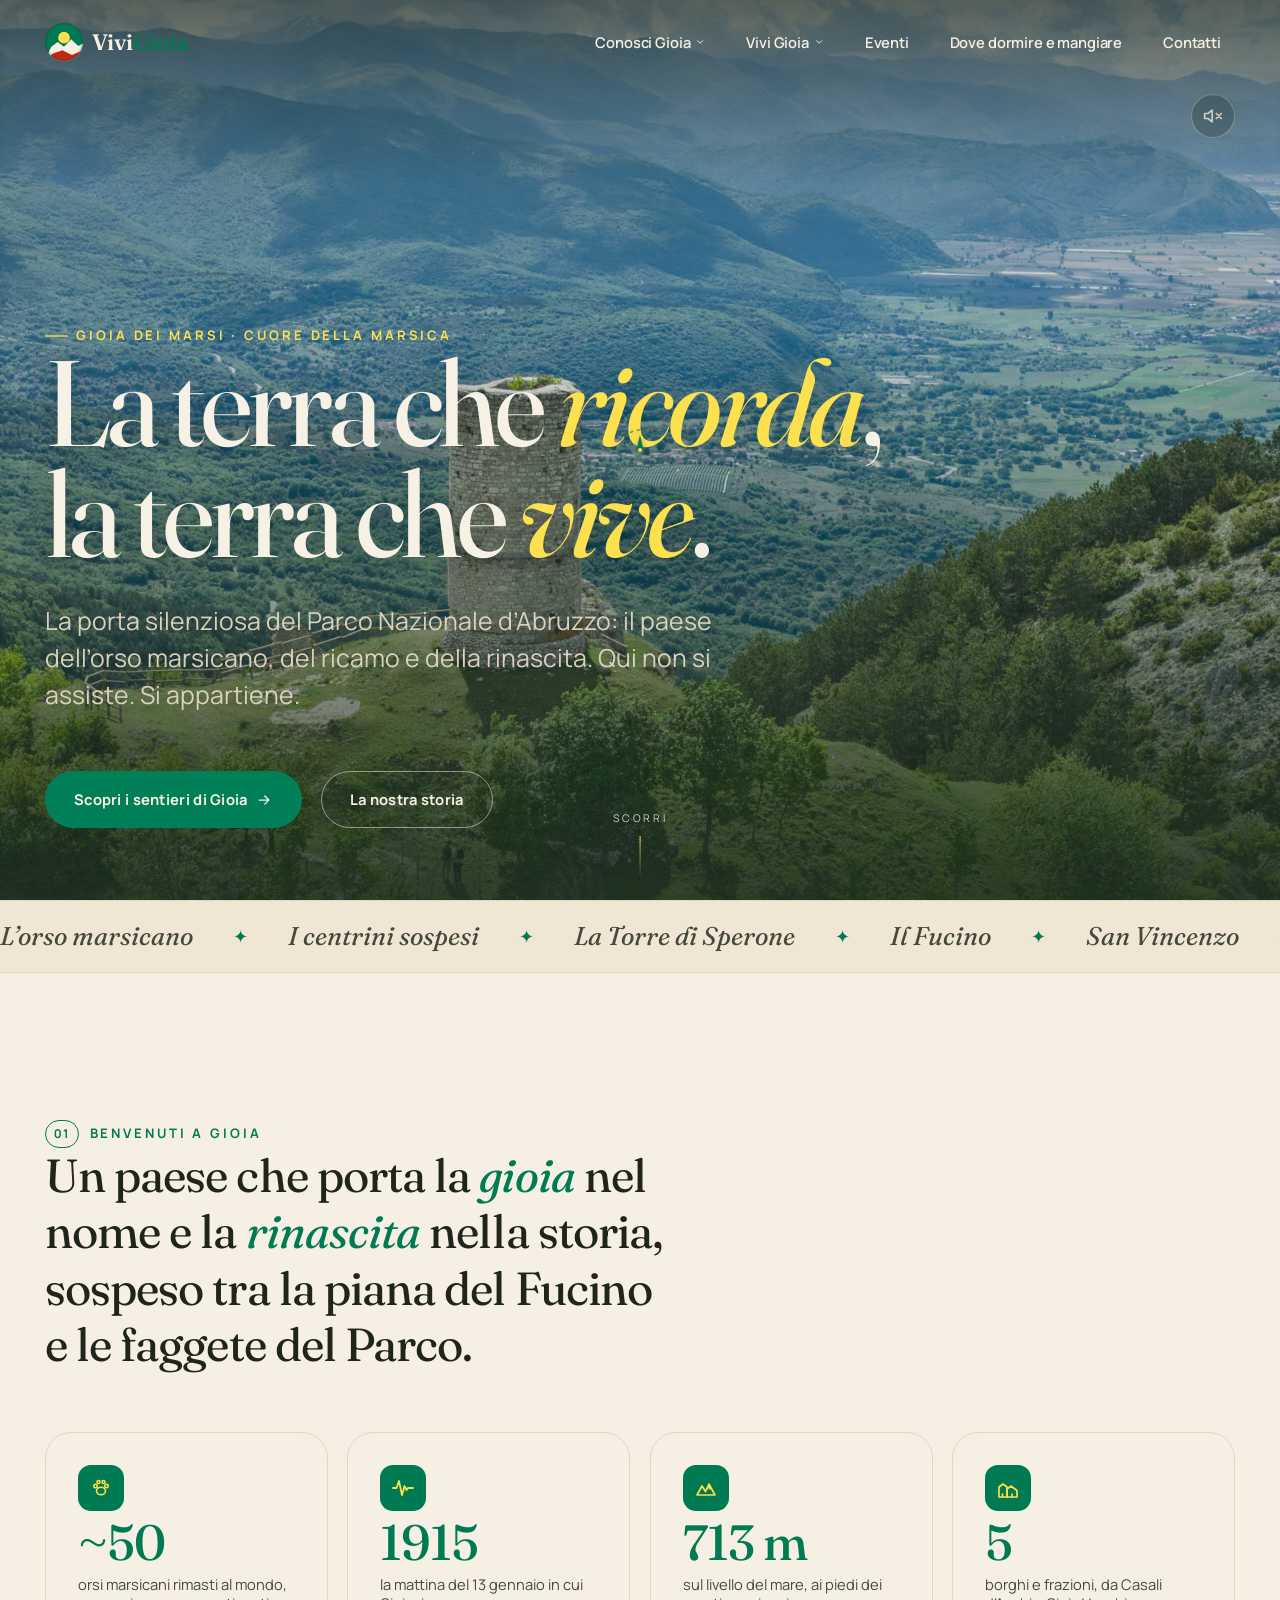
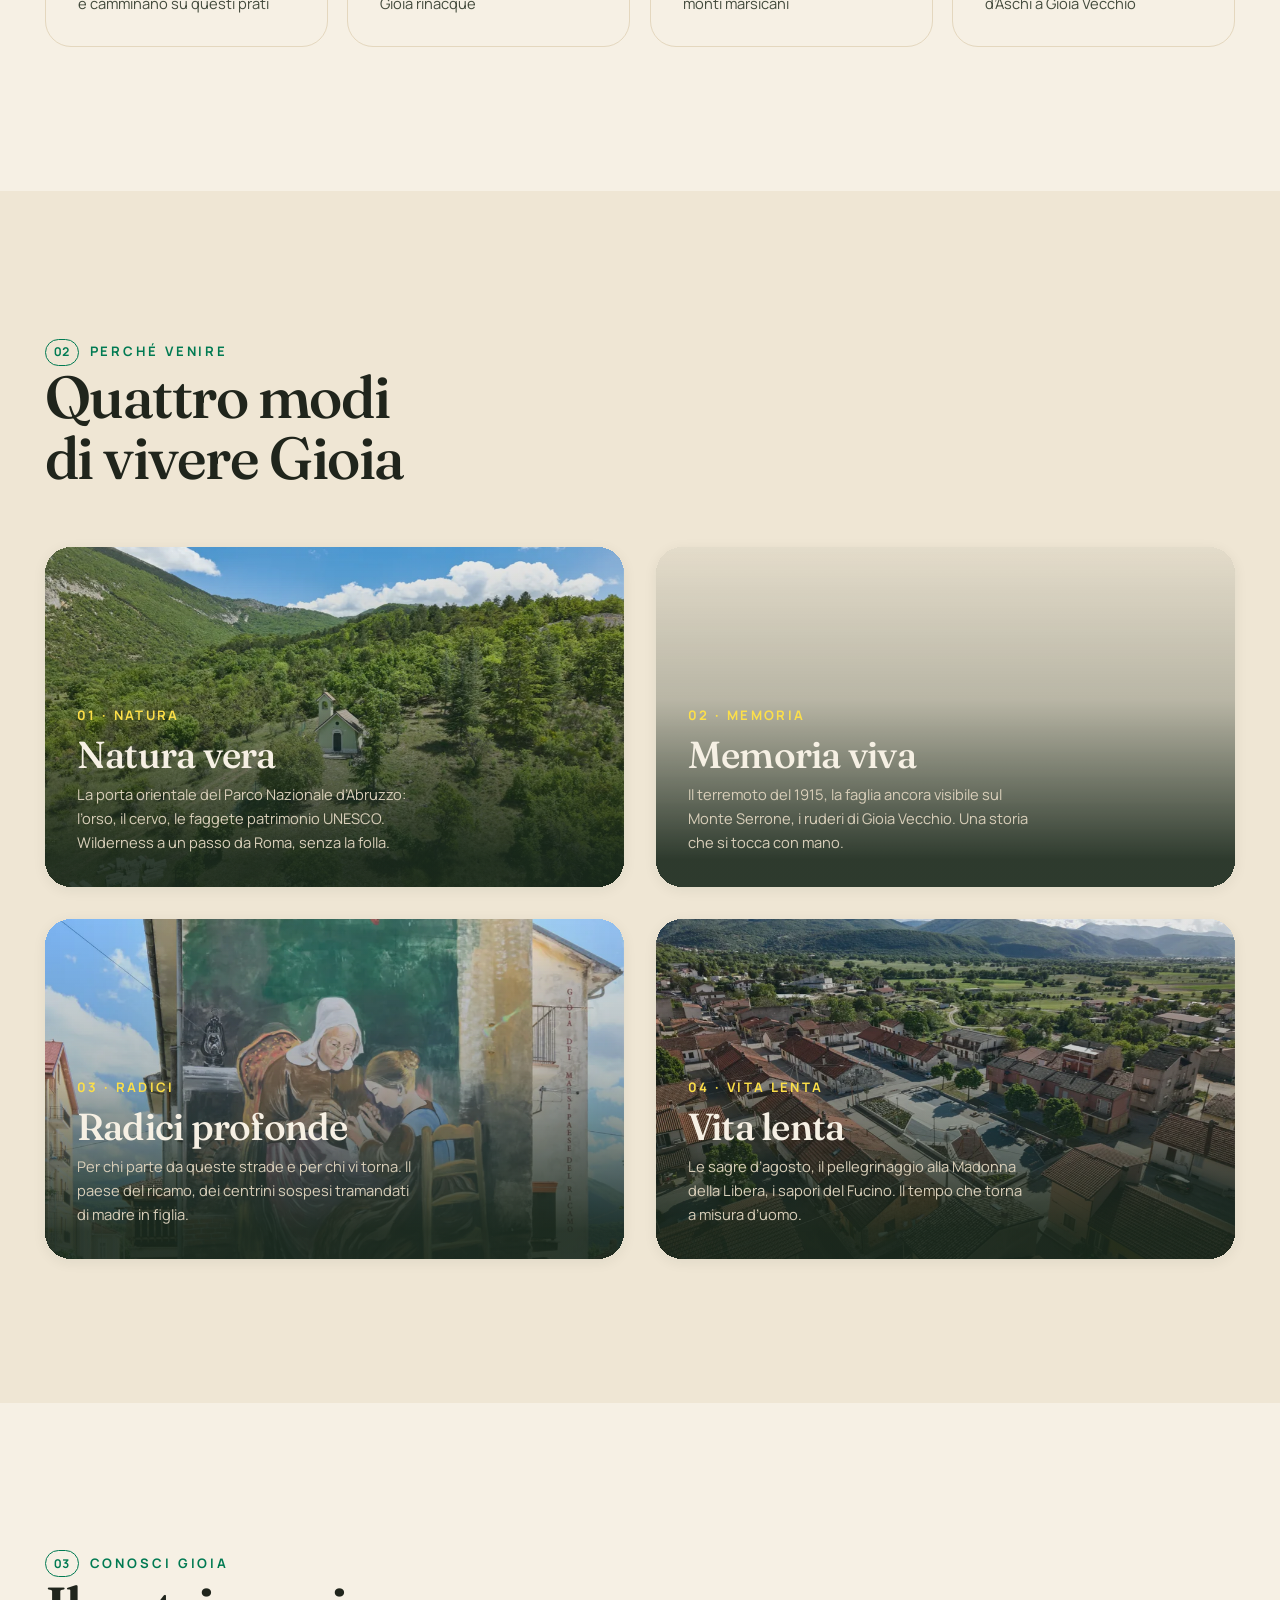
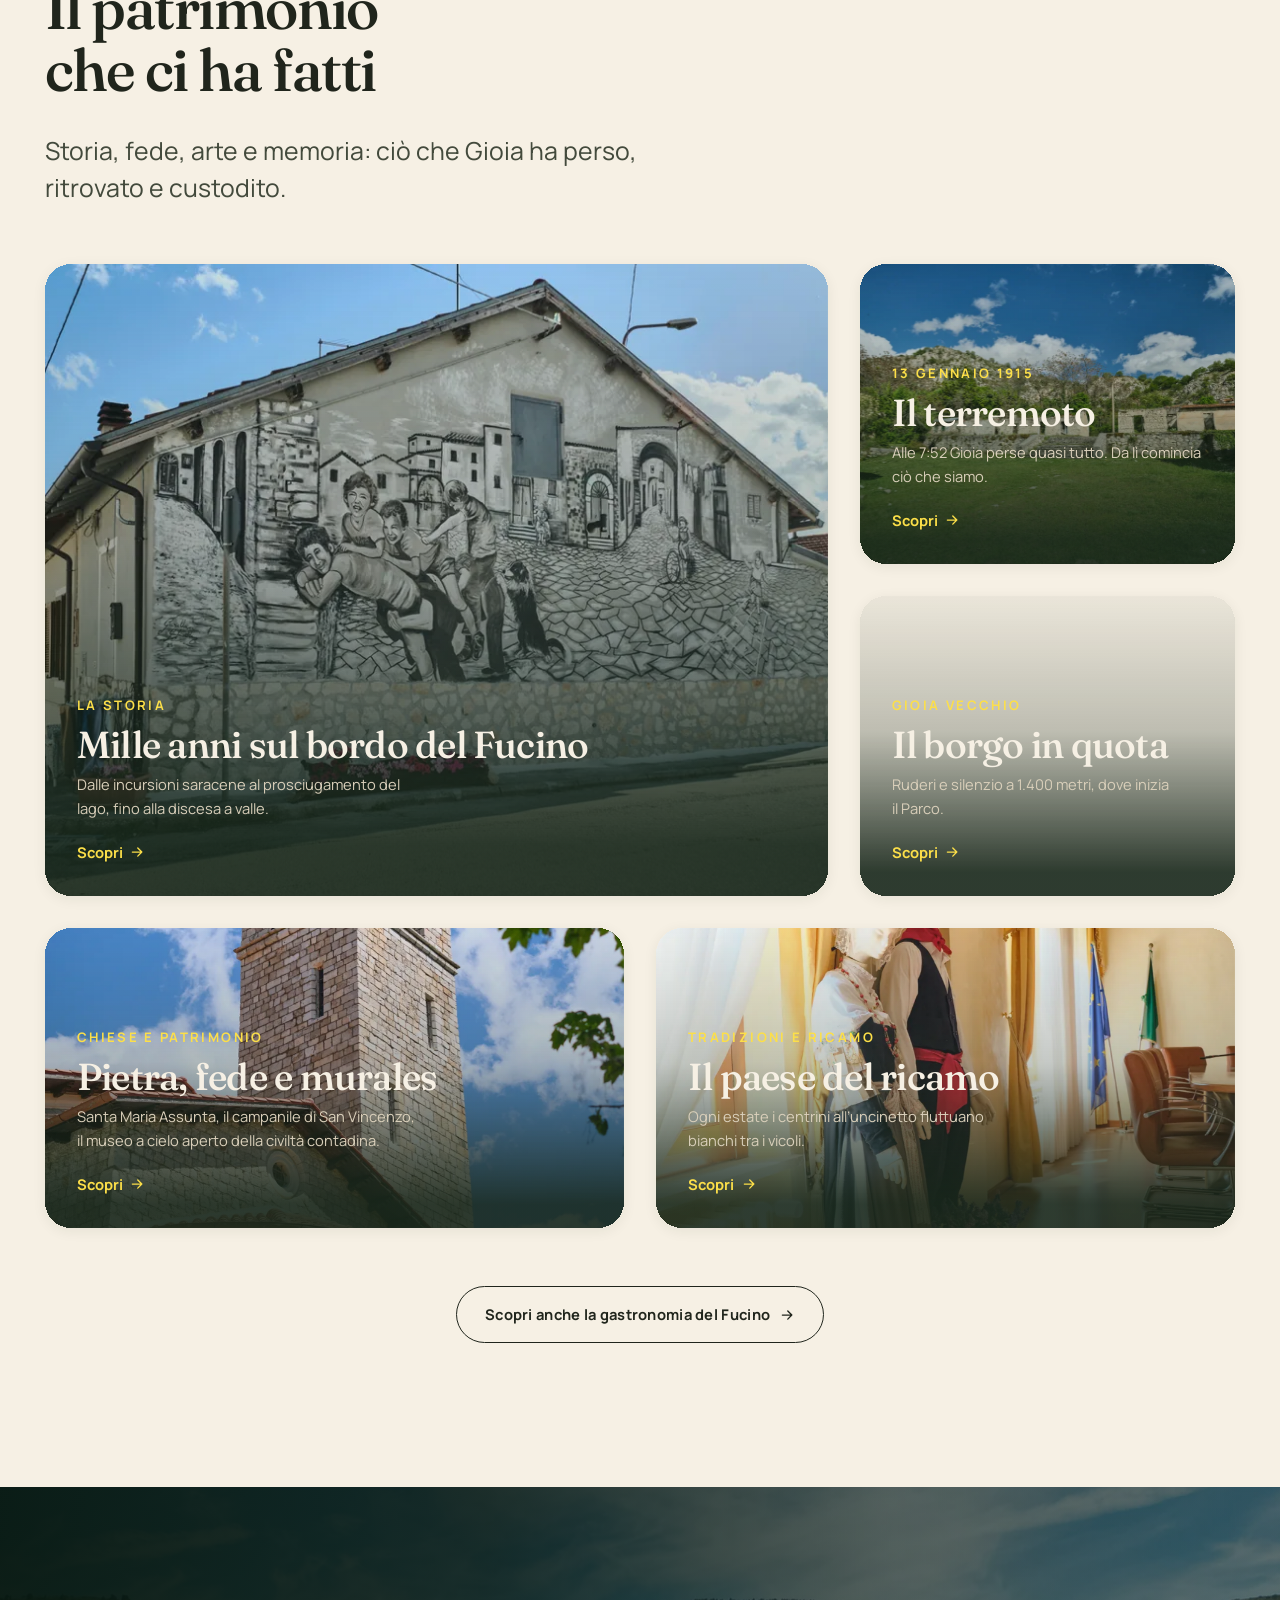
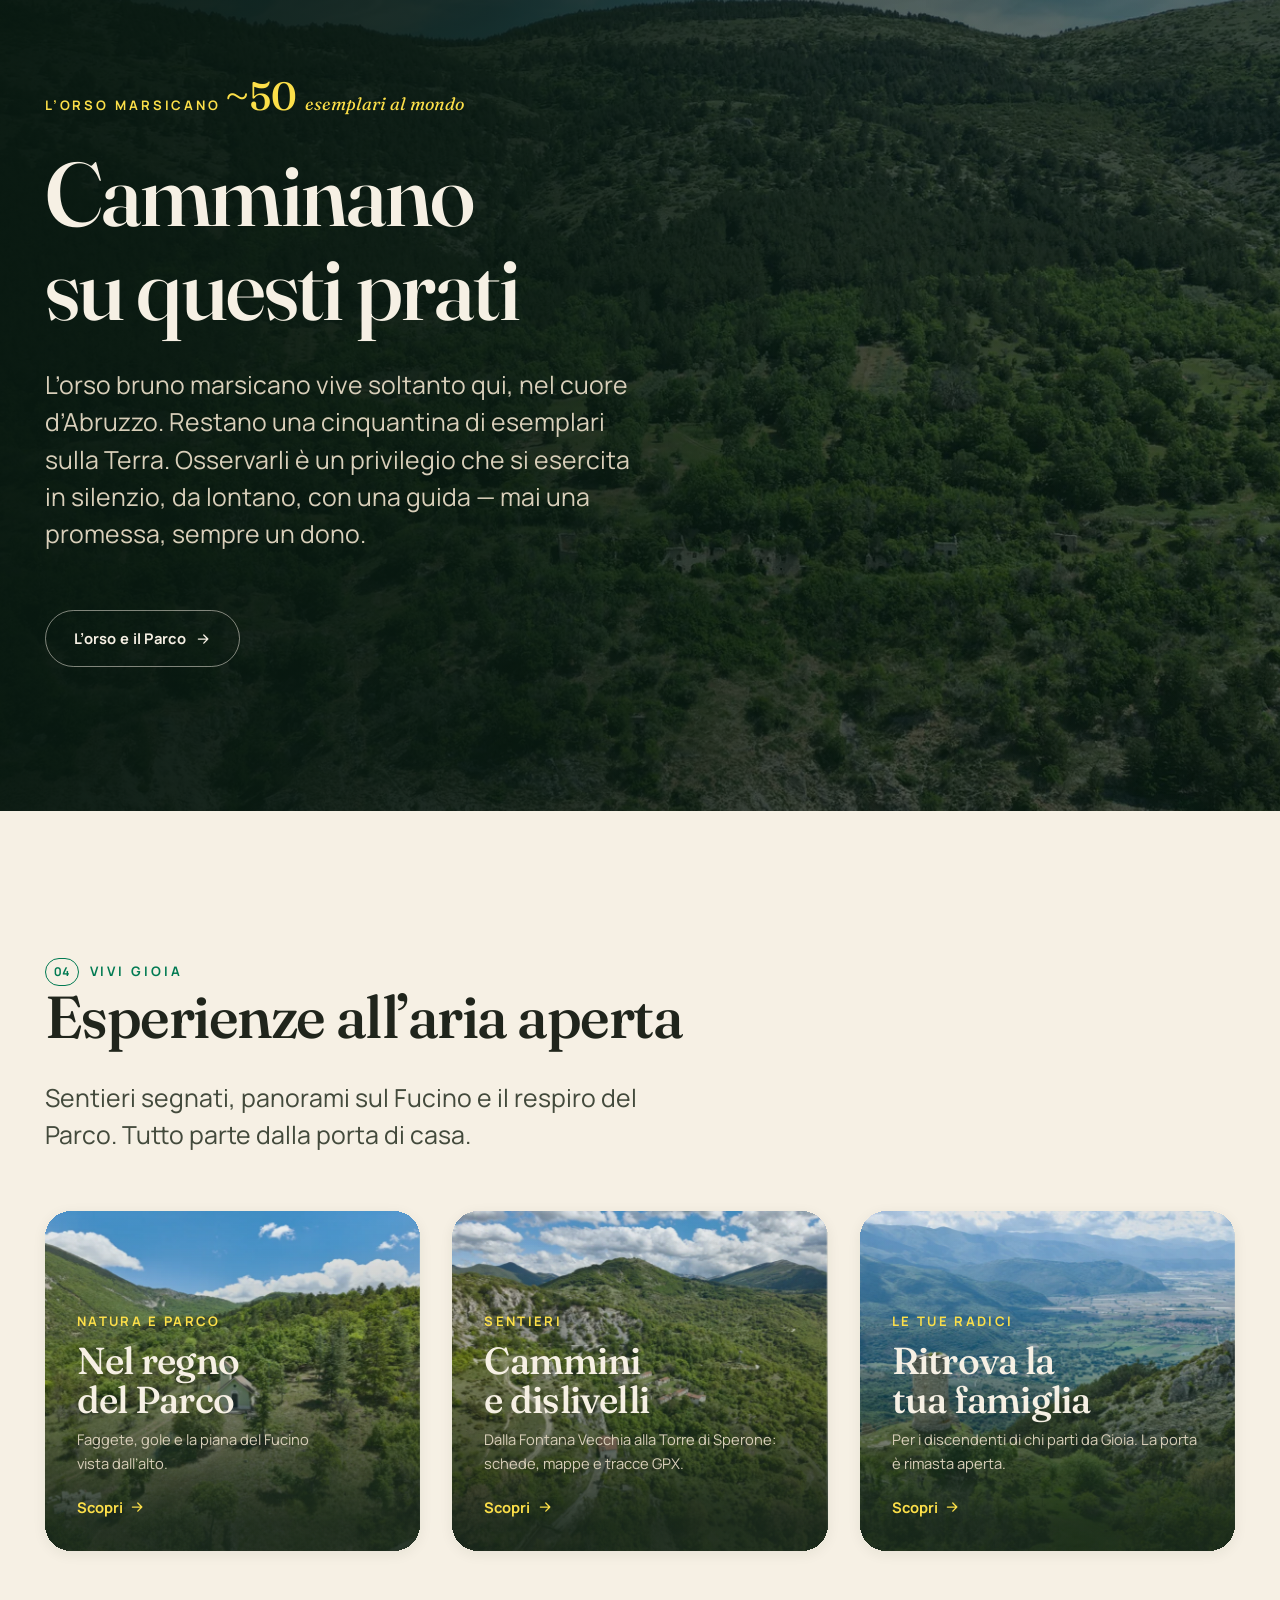
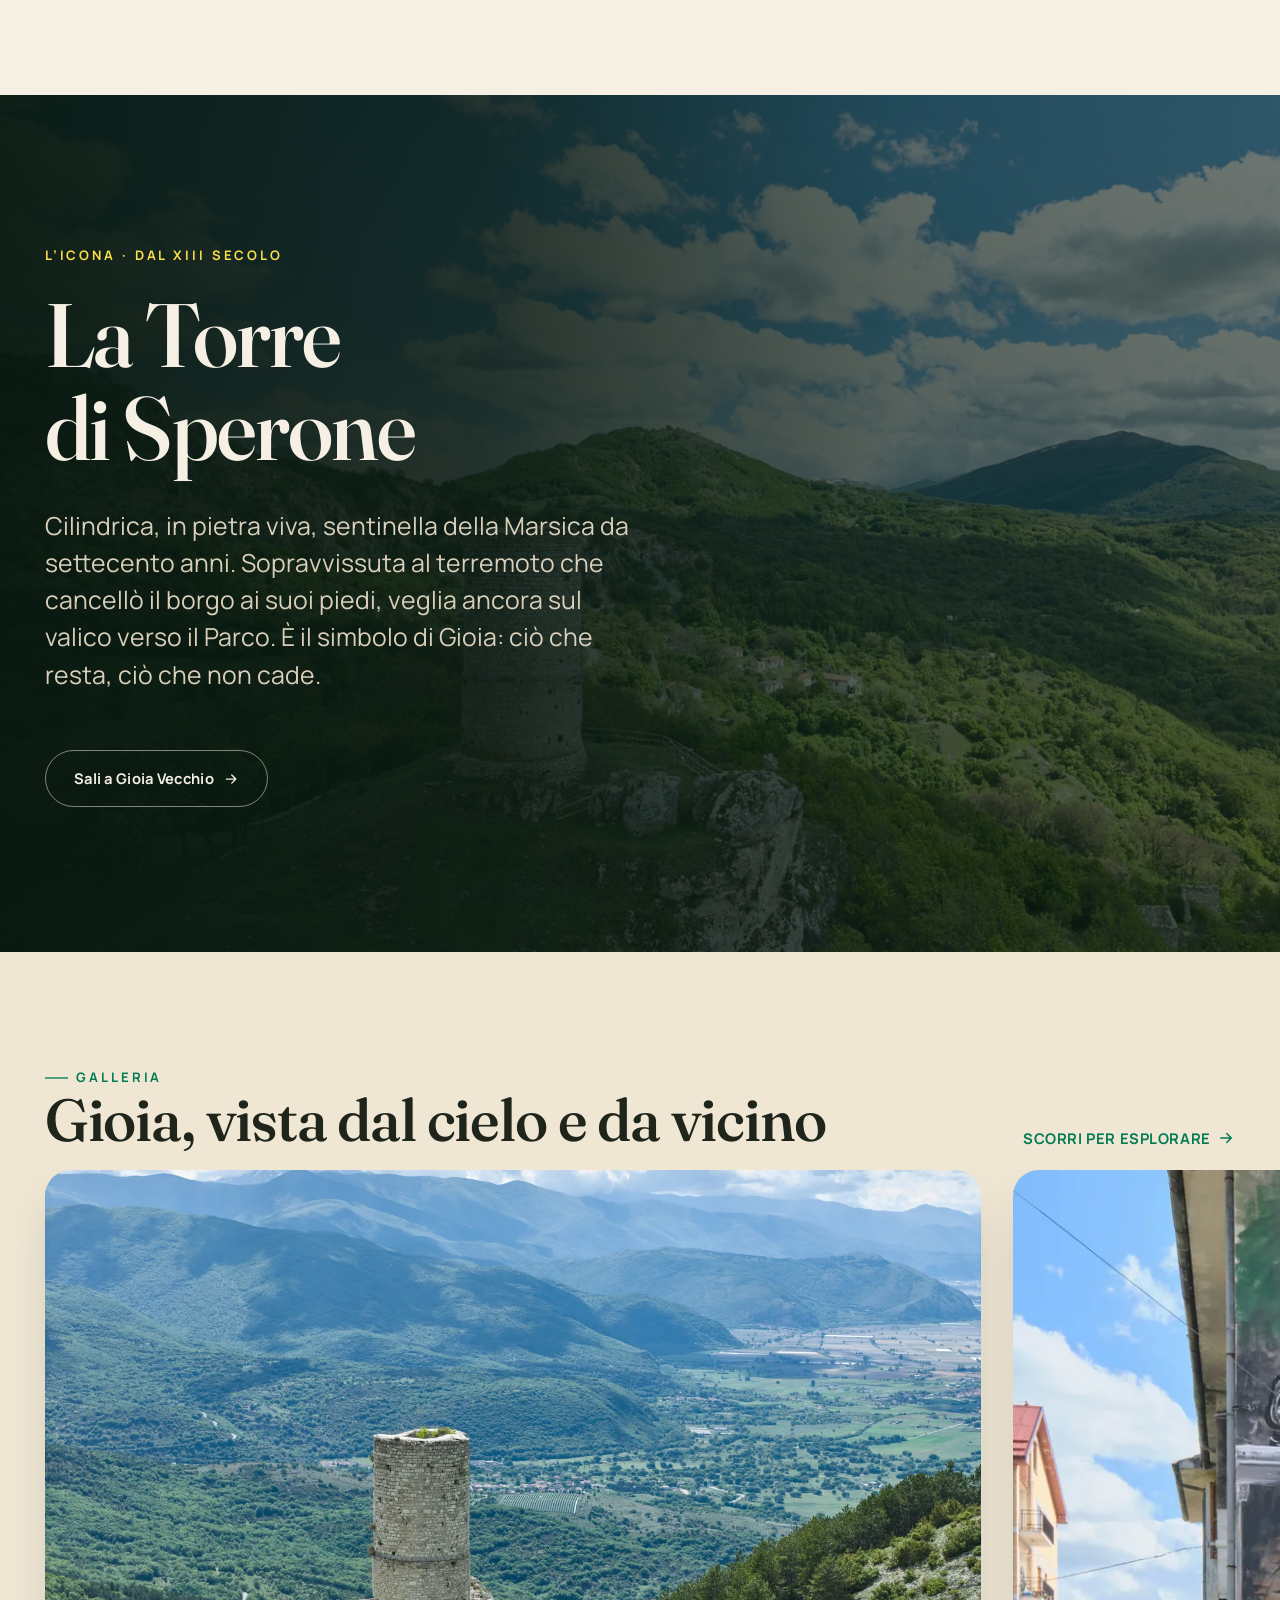
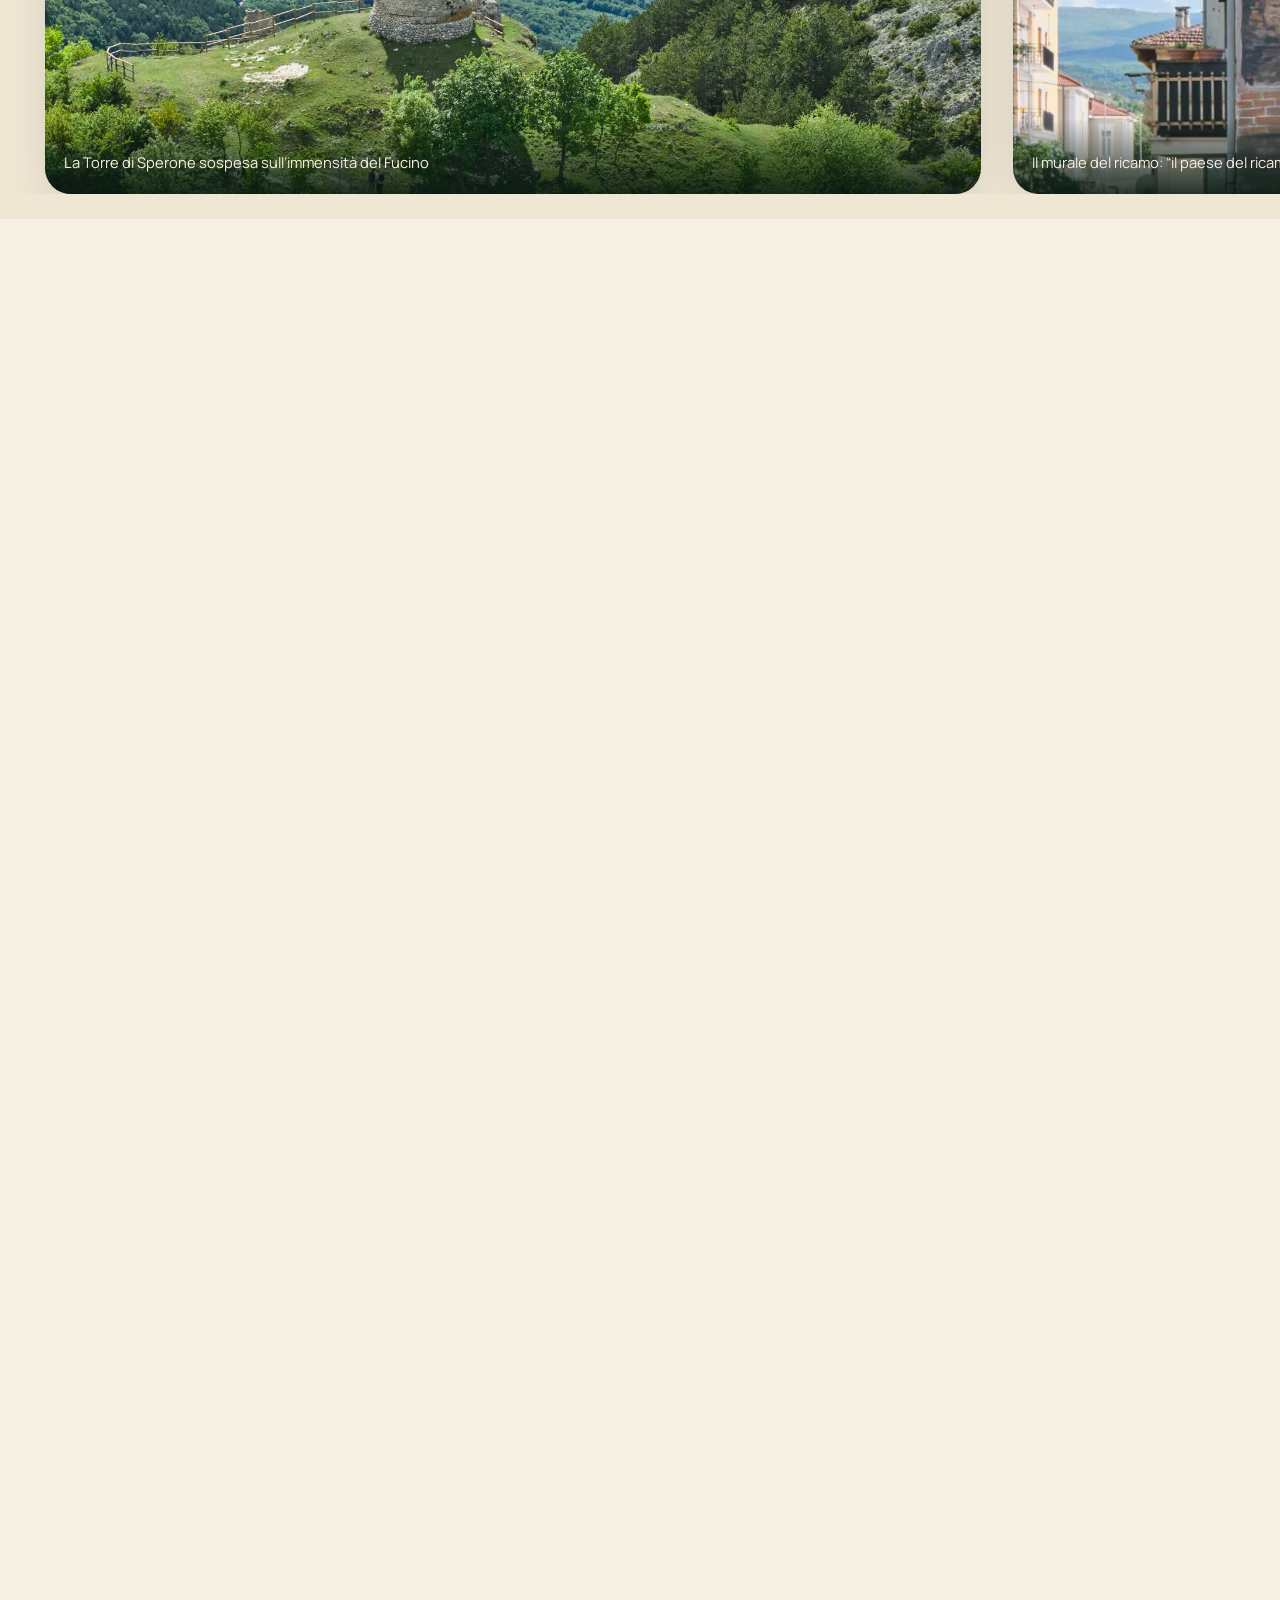
<file: index.html>
<!doctype html>
<html lang="it" class="no-js">
<head>
  <meta charset="utf-8">
  <meta name="viewport" content="width=device-width, initial-scale=1, viewport-fit=cover">
  <title>ViviGioia — La terra che ricorda, la terra che vive.</title>
  <meta name="description" content="Gioia dei Marsi: la porta silenziosa del Parco Nazionale d’Abruzzo, terra dell’orso marsicano e del paese rinato dopo il terremoto del 1915. Storia, natura, sentieri, tradizioni e il paese del ricamo nel cuore della Marsica.">
  <link rel="canonical" href="https://www.vivigioia.it/">
  <meta name="theme-color" content="#2e4a34">
  <meta property="og:type" content="website">
  <meta property="og:locale" content="it_IT">
  <meta property="og:site_name" content="ViviGioia">
  <meta property="og:title" content="ViviGioia — La terra che ricorda, la terra che vive.">
  <meta property="og:description" content="Gioia dei Marsi: la porta silenziosa del Parco Nazionale d’Abruzzo, terra dell’orso marsicano e del paese rinato dopo il terremoto del 1915. Storia, natura, sentieri, tradizioni e il paese del ricamo nel cuore della Marsica.">
  <meta property="og:url" content="https://www.vivigioia.it/">
  <meta property="og:image" content="https://www.vivigioia.it/assets/img/gioiadrone-16-1600.webp">
  <meta name="twitter:card" content="summary_large_image">
  <link rel="icon" href="assets/img/favicon.svg" type="image/svg+xml">
  <link rel="icon" href="assets/img/favicon-32.png" sizes="32x32">
  <link rel="apple-touch-icon" href="assets/img/favicon-180.png">
  <link rel="manifest" href="site.webmanifest">
  <link rel="preload" as="font" type="font/woff2" href="assets/font/fraunces-normal.woff2" crossorigin>
  <link rel="preload" as="font" type="font/woff2" href="assets/font/manrope.woff2" crossorigin>
  <link rel="preload" as="image" href="assets/img/gioiadrone-16-1600.webp" fetchpriority="high">
  <link rel="stylesheet" href="assets/css/main.css">
  
  <script>document.documentElement.classList.remove('no-js');document.documentElement.classList.add('js');</script>
  <script type="application/ld+json">{"@context":"https://schema.org","@type":"TouristDestination","name":"Gioia dei Marsi","description":"Borgo della Marsica, porta del Parco Nazionale d’Abruzzo, Lazio e Molise.","address":{"@type":"PostalAddress","addressLocality":"Gioia dei Marsi","postalCode":"67055","addressRegion":"AQ","addressCountry":"IT"},"touristType":["Escursionismo","Turismo naturalistico","Turismo culturale","Turismo delle radici"]}</script>
</head>
<body>
  <a class="skip-link" href="#main">Vai al contenuto</a>
  <header class="site-header" data-theme="light" data-scrolled="false">
    <div class="site-header__inner">
      <a class="brand" href="index.html" aria-label="ViviGioia — home">
        <svg class="brand__mark" viewBox="0 0 48 48" xmlns="http://www.w3.org/2000/svg" aria-hidden="true"><defs><clipPath id="m"><circle cx="24" cy="24" r="24"/></clipPath></defs><g clip-path="url(#m)"><rect width="48" height="48" fill="#007a52"/><circle cx="24" cy="18.5" r="7.4" fill="#fcdf49"/><path d="M-2 50 8 30l8-6 8 6 9-9.5 9 8.5 8-4v25Z" fill="#f6f0e4"/><path d="M-2 50 10 38.5l12-4 12 6 16-7v16.5Z" fill="#c22714"/></g><circle cx="24" cy="24" r="23" fill="none" stroke="#0c2a1e" stroke-opacity=".2" stroke-width="2"/></svg>
        <span class="brand__name">Vivi<b>Gioia</b></span>
      </a>
      <nav class="nav" id="menu" aria-label="Navigazione principale">
        <div class="nav__group" data-open="false">
          <button class="nav__parent" aria-expanded="false">Conosci Gioia <svg class="chev" viewBox="0 0 24 24" width="16" height="16" fill="none" stroke="currentColor" stroke-width="2.2" stroke-linecap="round" stroke-linejoin="round" aria-hidden="true"><path d="m6 9 6 6 6-6"/></svg></button>
          <div class="nav__sub"><div class="nav__sub-inner">
            <a href="storia.html"><span class="nav__ico" aria-hidden="true"><svg viewBox="0 0 24 24" fill="none" stroke="currentColor" stroke-width="1.7" stroke-linecap="round" stroke-linejoin="round"><path d="M4 19V5a2 2 0 0 1 2-2h12v16H6a2 2 0 0 0-2 2z"/><path d="M6 19h12"/><path d="M9 7h6M9 10h6"/></svg></span><span>La storia</span></a>
            <a href="terremoto-1915.html"><span class="nav__ico" aria-hidden="true"><svg viewBox="0 0 24 24" fill="none" stroke="currentColor" stroke-width="1.7" stroke-linecap="round" stroke-linejoin="round"><path d="M2 12h4l2-7 3 14 2-9 2 5 2-3h5"/></svg></span><span>Il terremoto del 1915</span></a>
            <a href="gioia-vecchio.html"><span class="nav__ico" aria-hidden="true"><svg viewBox="0 0 24 24" fill="none" stroke="currentColor" stroke-width="1.7" stroke-linecap="round" stroke-linejoin="round"><path d="M8 21V8L6 7V3h3v2h2V3h3v2h2v2l-2 1v13"/><path d="M5 21h14"/><path d="M10 21v-4h4v4"/></svg></span><span>Gioia Vecchio e la Torre</span></a>
            <a href="patrimonio.html"><span class="nav__ico" aria-hidden="true"><svg viewBox="0 0 24 24" fill="none" stroke="currentColor" stroke-width="1.7" stroke-linecap="round" stroke-linejoin="round"><path d="M12 2v5M10 4h4"/><path d="M5 21V11l7-4 7 4v10"/><path d="M9.5 21v-4a2.5 2.5 0 0 1 5 0v4"/></svg></span><span>Chiese e patrimonio</span></a>
            <a href="tradizioni.html"><span class="nav__ico" aria-hidden="true"><svg viewBox="0 0 24 24" fill="none" stroke="currentColor" stroke-width="1.7" stroke-linecap="round" stroke-linejoin="round"><path d="M20 4 10 14"/><path d="M14 5.5 18.5 10"/><path d="M10 14c-1.5 1.5-3 2.2-5 2.5C5.3 14.5 6 13 7.5 11.5"/><circle cx="5" cy="19" r="1.5"/></svg></span><span>Tradizioni e ricamo</span></a>
            <a href="gastronomia.html"><span class="nav__ico" aria-hidden="true"><svg viewBox="0 0 24 24" fill="none" stroke="currentColor" stroke-width="1.7" stroke-linecap="round" stroke-linejoin="round"><path d="M6 3v8a2 2 0 0 0 4 0V3M8 11v10"/><path d="M16 3c-1.5 0-2.5 1.5-2.5 4S15 11 16 11s2.5-1.5 2.5-4S17.5 3 16 3zM16 11v10"/></svg></span><span>Gastronomia</span></a>
            <a href="radici.html"><span class="nav__ico" aria-hidden="true"><svg viewBox="0 0 24 24" fill="none" stroke="currentColor" stroke-width="1.7" stroke-linecap="round" stroke-linejoin="round"><path d="M12 3v9"/><path d="M12 12c0 3-2.5 4-5 6M12 12c0 3 2.5 4 5 6M12 12c0 2-1 3.5-1 6M9 7.5h6"/></svg></span><span>Le tue radici</span></a>
          </div></div>
        </div>
        <div class="nav__group" data-open="false">
          <button class="nav__parent" aria-expanded="false">Vivi Gioia <svg class="chev" viewBox="0 0 24 24" width="16" height="16" fill="none" stroke="currentColor" stroke-width="2.2" stroke-linecap="round" stroke-linejoin="round" aria-hidden="true"><path d="m6 9 6 6 6-6"/></svg></button>
          <div class="nav__sub"><div class="nav__sub-inner">
            <a href="natura.html"><span class="nav__ico" aria-hidden="true"><svg viewBox="0 0 24 24" fill="none" stroke="currentColor" stroke-width="1.6" stroke-linecap="round" stroke-linejoin="round"><circle cx="12" cy="14" r="6"/><circle cx="6.5" cy="7.5" r="2"/><circle cx="17.5" cy="7.5" r="2"/><circle cx="10" cy="13" r=".6" fill="currentColor"/><circle cx="14" cy="13" r=".6" fill="currentColor"/><path d="M11 16h2"/></svg></span><span>Natura e l’orso marsicano</span></a>
            <a href="sentieri.html"><span class="nav__ico" aria-hidden="true"><svg viewBox="0 0 24 24" fill="none" stroke="currentColor" stroke-width="1.7" stroke-linecap="round" stroke-linejoin="round"><path d="M7 20c-2 0-3-1.5-3-3s1-2.5 3-3 4-1 4-3-1-2.5-3-3"/><circle cx="9" cy="5" r="1"/><circle cx="14" cy="11" r="1"/><circle cx="9" cy="17" r="1"/><circle cx="18" cy="19" r="1"/></svg></span><span>Sentieri ed escursioni</span></a>
          </div></div>
        </div>
        <div class="nav__group"><a class="nav__link" href="eventi.html">Eventi</a></div>
        <div class="nav__group"><a class="nav__link" href="ricettivita.html">Dove dormire e mangiare</a></div>
        <div class="nav__group"><a class="nav__link" href="contatti.html">Contatti</a></div>
        <a class="btn btn--primary nav__cta" href="contatti.html">Pianifica la visita <svg class="btn__icon" viewBox="0 0 24 24" fill="none" stroke="currentColor" stroke-width="2" stroke-linecap="round" stroke-linejoin="round" aria-hidden="true"><path d="M5 12h14M13 6l6 6-6 6"/></svg></a>
        <div class="nav__meta">
          <span>Comune di Gioia dei Marsi</span>
          <span class="nav__lang in-panel"><span aria-current="page">IT</span><span aria-hidden="true">·</span><span style="opacity:.5" title="Versione inglese in arrivo">EN</span></span>
        </div>
      </nav>
      <button class="nav__toggle" aria-label="Apri il menu" aria-expanded="false" aria-controls="menu">
        <span></span><span></span><span></span>
      </button>
    </div>
  </header>
  <div class="cursor" data-cursor aria-hidden="true">
    <svg class="cursor__ring" viewBox="0 0 44 44"><circle cx="22" cy="22" r="20" fill="none" stroke="currentColor" stroke-width="1.5" stroke-dasharray="2 5" stroke-linecap="round"/></svg>
    <svg class="cursor__needle" viewBox="0 0 44 44"><path d="M22 7 L26 24 L22 20 L18 24 Z" fill="currentColor"/></svg>
    <span class="cursor__dot"></span>
  </div>
  <aside class="trail-nav" data-trail aria-label="Il sentiero di Gioia">
    <svg class="trail-nav__svg" viewBox="0 0 100 1000" preserveAspectRatio="none" aria-hidden="true">
      <path class="trail-nav__bg" d="M68 8 C 30 105 96 205 54 312 C 20 410 92 520 58 632 C 30 742 88 828 56 928 L 62 994" fill="none" vector-effect="non-scaling-stroke"/>
      <path class="trail-nav__fg" data-trail-path d="M68 8 C 30 105 96 205 54 312 C 20 410 92 520 58 632 C 30 742 88 828 56 928 L 62 994" fill="none" vector-effect="non-scaling-stroke"/>
    </svg>
    <div class="trail-nav__layer" data-trail-layer>
      <ul class="trail-nav__points">
        <li class="wp" data-target="top" data-i="0">
          <a class="wp__link" href="#top">
            <span class="wp__label"><b>01</b><span class="wp__name">Partenza</span></span>
            <span class="wp__dot"><span class="wp__pin"><svg class="btn__icon" viewBox="0 0 24 24" fill="none" stroke="currentColor" stroke-width="2" stroke-linecap="round" stroke-linejoin="round" aria-hidden="true"><path d="M21 10c0 6-9 12-9 12s-9-6-9-12a9 9 0 0 1 18 0Z"/><circle cx="12" cy="10" r="3"/></svg></span></span>
            <span class="wp__connector"></span>
          </a>
        </li>
        <li class="wp" data-target="benvenuti" data-external="1" data-i="1">
          <a class="wp__link" href="storia.html">
            <span class="wp__label"><b>02</b><span class="wp__name">La storia</span></span>
            <span class="wp__dot"><span class="wp__pin"><svg class="btn__icon" viewBox="0 0 24 24" fill="none" stroke="currentColor" stroke-width="2" stroke-linecap="round" stroke-linejoin="round" aria-hidden="true"><path d="M21 10c0 6-9 12-9 12s-9-6-9-12a9 9 0 0 1 18 0Z"/><circle cx="12" cy="10" r="3"/></svg></span></span>
            <span class="wp__connector"></span>
          </a>
        </li>
        <li class="wp" data-target="conosci" data-external="1" data-i="2">
          <a class="wp__link" href="patrimonio.html">
            <span class="wp__label"><b>03</b><span class="wp__name">Chiese e arte</span></span>
            <span class="wp__dot"><span class="wp__pin"><svg class="btn__icon" viewBox="0 0 24 24" fill="none" stroke="currentColor" stroke-width="2" stroke-linecap="round" stroke-linejoin="round" aria-hidden="true"><path d="M21 10c0 6-9 12-9 12s-9-6-9-12a9 9 0 0 1 18 0Z"/><circle cx="12" cy="10" r="3"/></svg></span></span>
            <span class="wp__connector"></span>
          </a>
        </li>
        <li class="wp" data-target="orso-sec" data-external="1" data-i="3">
          <a class="wp__link" href="natura.html">
            <span class="wp__label"><b>04</b><span class="wp__name">L’orso</span></span>
            <span class="wp__dot"><span class="wp__pin"><svg class="btn__icon" viewBox="0 0 24 24" fill="none" stroke="currentColor" stroke-width="2" stroke-linecap="round" stroke-linejoin="round" aria-hidden="true"><path d="M21 10c0 6-9 12-9 12s-9-6-9-12a9 9 0 0 1 18 0Z"/><circle cx="12" cy="10" r="3"/></svg></span></span>
            <span class="wp__connector"></span>
          </a>
        </li>
        <li class="wp" data-target="vivi" data-external="1" data-i="4">
          <a class="wp__link" href="sentieri.html">
            <span class="wp__label"><b>05</b><span class="wp__name">I sentieri</span></span>
            <span class="wp__dot"><span class="wp__pin"><svg class="btn__icon" viewBox="0 0 24 24" fill="none" stroke="currentColor" stroke-width="2" stroke-linecap="round" stroke-linejoin="round" aria-hidden="true"><path d="M21 10c0 6-9 12-9 12s-9-6-9-12a9 9 0 0 1 18 0Z"/><circle cx="12" cy="10" r="3"/></svg></span></span>
            <span class="wp__connector"></span>
          </a>
        </li>
        <li class="wp" data-target="galleria" data-i="5">
          <a class="wp__link" href="#galleria">
            <span class="wp__label"><b>06</b><span class="wp__name">Galleria</span></span>
            <span class="wp__dot"><span class="wp__pin"><svg class="btn__icon" viewBox="0 0 24 24" fill="none" stroke="currentColor" stroke-width="2" stroke-linecap="round" stroke-linejoin="round" aria-hidden="true"><path d="M21 10c0 6-9 12-9 12s-9-6-9-12a9 9 0 0 1 18 0Z"/><circle cx="12" cy="10" r="3"/></svg></span></span>
            <span class="wp__connector"></span>
          </a>
        </li>
        <li class="wp" data-target="eventi" data-external="1" data-i="6">
          <a class="wp__link" href="eventi.html">
            <span class="wp__label"><b>07</b><span class="wp__name">Eventi</span></span>
            <span class="wp__dot"><span class="wp__pin"><svg class="btn__icon" viewBox="0 0 24 24" fill="none" stroke="currentColor" stroke-width="2" stroke-linecap="round" stroke-linejoin="round" aria-hidden="true"><path d="M21 10c0 6-9 12-9 12s-9-6-9-12a9 9 0 0 1 18 0Z"/><circle cx="12" cy="10" r="3"/></svg></span></span>
            <span class="wp__connector"></span>
          </a>
        </li>
        <li class="wp" data-target="contatti" data-external="1" data-i="7">
          <a class="wp__link" href="contatti.html">
            <span class="wp__label"><b>08</b><span class="wp__name">Contatti</span></span>
            <span class="wp__dot"><span class="wp__pin"><svg class="btn__icon" viewBox="0 0 24 24" fill="none" stroke="currentColor" stroke-width="2" stroke-linecap="round" stroke-linejoin="round" aria-hidden="true"><path d="M21 10c0 6-9 12-9 12s-9-6-9-12a9 9 0 0 1 18 0Z"/><circle cx="12" cy="10" r="3"/></svg></span></span>
            <span class="wp__connector"></span>
          </a>
        </li></ul>
      <div class="trail-nav__paws" data-trail-paws></div>
      <div class="trail-nav__hiker" data-trail-hiker><svg viewBox="0 0 24 24" fill="none" stroke="currentColor" stroke-width="1.7" stroke-linecap="round" stroke-linejoin="round"><circle cx="13" cy="4.5" r="1.8"/><path d="M12 9l-3 4 2 2-1 5M12 9l3 1 2 3M9 13l-3 1M6 21l3-6"/></svg></div>
      <div class="trail-nav__detour" data-trail-detour hidden>
        <a class="trail-nav__detour-pin" href="contatti.html"><span><svg class="btn__icon" viewBox="0 0 24 24" fill="none" stroke="currentColor" stroke-width="2" stroke-linecap="round" stroke-linejoin="round" aria-hidden="true"><path d="M21 10c0 6-9 12-9 12s-9-6-9-12a9 9 0 0 1 18 0Z"/><circle cx="12" cy="10" r="3"/></svg></span><em>Ti sei perso? Scrivici</em></a>
      </div>
    </div>
  </aside>
  <main id="main">

    <!-- HERO -->
    <section class="hero grain" id="top" data-hero data-hero-sentinel>
      <div class="hero__media">
        <video data-hero-video autoplay muted loop playsinline preload="metadata" poster="assets/img/gioiadrone-16-1600.webp" aria-hidden="true">
          <source src="assets/video/hero-720.mp4" type="video/mp4">
        </video>
      </div>
      <div class="hero__scrim"></div>
      <button class="hero__sound" data-sound-toggle aria-pressed="false" aria-label="Attiva o disattiva l’audio del video">
        <span data-sound-off><svg viewBox="0 0 24 24" width="20" height="20" fill="none" stroke="currentColor" stroke-width="2" stroke-linecap="round" stroke-linejoin="round" aria-hidden="true"><path d="M11 5 6 9H2v6h4l5 4z"/><path d="m22 9-6 6M16 9l6 6"/></svg></span>
        <span data-sound-on hidden><svg viewBox="0 0 24 24" width="20" height="20" fill="none" stroke="currentColor" stroke-width="2" stroke-linecap="round" stroke-linejoin="round" aria-hidden="true"><path d="M11 5 6 9H2v6h4l5 4z"/><path d="M15.5 8.5a5 5 0 0 1 0 7M19 5a9 9 0 0 1 0 14"/></svg></span>
      </button>
      <div class="hero__inner">
        <p class="kicker kicker--light">Gioia dei Marsi · Cuore della Marsica</p>
        <h1 class="hero__claim">La terra che <em>ricorda</em>,<br>la terra che <em>vive</em>.</h1>
        <p class="hero__sub">La porta silenziosa del Parco Nazionale d’Abruzzo: il paese dell’orso marsicano, del ricamo e della rinascita. Qui non si assiste. Si appartiene.</p>
        <div class="hero__actions">
          <a class="btn btn--primary" href="sentieri.html">Scopri i sentieri di Gioia <svg class="btn__icon" viewBox="0 0 24 24" fill="none" stroke="currentColor" stroke-width="2" stroke-linecap="round" stroke-linejoin="round" aria-hidden="true"><path d="M5 12h14M13 6l6 6-6 6"/></svg></a>
          <a class="btn btn--on-dark" href="storia.html">La nostra storia</a>
        </div>
      </div>
      <div class="hero__cue" aria-hidden="true"><span>Scorri</span><span class="hero__cue-line"></span></div>
    </section>

    <!-- MARQUEE -->
    <div class="marquee" aria-hidden="true">
      <div class="marquee__track">
        <span class="marquee__item">L’orso marsicano</span><span class="marquee__item">I centrini sospesi</span><span class="marquee__item">La Torre di Sperone</span><span class="marquee__item">Il Fucino</span><span class="marquee__item">San Vincenzo</span><span class="marquee__item">Il Passo del Diavolo</span>
        <span class="marquee__item">L’orso marsicano</span><span class="marquee__item">I centrini sospesi</span><span class="marquee__item">La Torre di Sperone</span><span class="marquee__item">Il Fucino</span><span class="marquee__item">San Vincenzo</span><span class="marquee__item">Il Passo del Diavolo</span>
      </div>
    </div>

    <!-- MANIFESTO + NUMERI -->
    <section class="section" id="benvenuti" data-section="benvenuti">
      <div class="container">
        <div class="section-head reveal" style="max-width:58ch">
          <p class="kicker">Benvenuti a Gioia</p>
          <p class="manifesto__text">Un paese che porta la <span class="hl">gioia</span> nel nome e la <span class="hl">rinascita</span> nella storia, sospeso tra la piana del Fucino e le faggete del Parco.</p>
        </div>
        <div class="statgrid reveal-stagger">
          <div class="statcard">
            <span class="statcard__icon"><svg viewBox="0 0 24 24" fill="none" stroke="currentColor" stroke-width="1.6" stroke-linecap="round" stroke-linejoin="round"><ellipse cx="12" cy="15" rx="4.5" ry="3.8"/><circle cx="6.5" cy="10" r="1.7"/><circle cx="17.5" cy="10" r="1.7"/><circle cx="9.5" cy="6" r="1.5"/><circle cx="14.5" cy="6" r="1.5"/></svg></span>
            <div class="statcard__num" data-count="50" data-prefix="~">~50</div>
            <div class="statcard__label">orsi marsicani rimasti al mondo, e camminano su questi prati</div>
          </div>
          <div class="statcard">
            <span class="statcard__icon"><svg viewBox="0 0 24 24" fill="none" stroke="currentColor" stroke-width="1.8" stroke-linecap="round" stroke-linejoin="round"><path d="M2 12h3.5L8 5l3 14 2.5-9 2 4 1.5-2H22"/></svg></span>
            <div class="statcard__num" data-count="1915" data-group="false">1915</div>
            <div class="statcard__label">la mattina del 13 gennaio in cui Gioia rinacque</div>
          </div>
          <div class="statcard">
            <span class="statcard__icon"><svg viewBox="0 0 24 24" fill="none" stroke="currentColor" stroke-width="1.7" stroke-linecap="round" stroke-linejoin="round"><path d="m3 19 5-9 3.5 5.5L15 8l6 11z"/><path d="m13.5 12.5 1.5-2 1.4 2.6"/></svg></span>
            <div class="statcard__num" data-count="713" data-suffix=" m">713 m</div>
            <div class="statcard__label">sul livello del mare, ai piedi dei monti marsicani</div>
          </div>
          <div class="statcard">
            <span class="statcard__icon"><svg viewBox="0 0 24 24" fill="none" stroke="currentColor" stroke-width="1.7" stroke-linecap="round" stroke-linejoin="round"><path d="M3 21V11l4-3 4 3v10z"/><path d="M11 21V13l4-3 6 4.5V21z"/><path d="M6.5 21v-3M16 21v-3"/></svg></span>
            <div class="statcard__num" data-count="5">5</div>
            <div class="statcard__label">borghi e frazioni, da Casali d’Aschi a Gioia Vecchio</div>
          </div>
        </div>
      </div>
    </section>

    <!-- I MOTIVI -->
    <section class="section bg-paper-2">
      <div class="container">
        <div class="section-head reveal">
          <p class="kicker">Perché venire</p>
          <h2>Quattro modi di vivere Gioia</h2>
        </div>
        <div class="cardgrid cardgrid--2 reveal-stagger">
          <article class="feature-card" style="min-height:340px">
    <div class="feature-card__media"><picture>
  <source type="image/webp" srcset="assets/img/gioiadrone-11-480.webp 480w, assets/img/gioiadrone-11-960.webp 960w, assets/img/gioiadrone-11-1600.webp 1600w" sizes="(min-width:1024px) 50vw, 100vw">
  <img src="assets/img/gioiadrone-11-1600.jpg" width="8192" height="6144" alt="Una chiesetta immersa nel verde del Parco" loading="lazy" decoding="async" data-lqip style="background-image:url([data-uri]);background-size:cover;background-position:center">
</picture></div>
    <p class="feature-card__kicker">01 · Natura</p>
    <h3 class="feature-card__title">Natura vera</h3>
    <p class="feature-card__desc">La porta orientale del Parco Nazionale d’Abruzzo: l’orso, il cervo, le faggete patrimonio UNESCO. Wilderness a un passo da Roma, senza la folla.</p>
    <a class="feature-card__stretch" href="natura.html" aria-label="Natura vera"></a>
  </article>
          <article class="feature-card" style="min-height:340px">
    <div class="feature-card__media"><picture>
  <source type="image/webp" srcset="assets/img/fotogioia-67-480.webp 480w, assets/img/fotogioia-67-960.webp 960w, assets/img/fotogioia-67-1600.webp 1600w" sizes="(min-width:1024px) 50vw, 100vw">
  <img src="assets/img/fotogioia-67-1600.jpg" width="6240" height="4160" alt="Case abbandonate sotto le pareti calcaree" loading="lazy" decoding="async" data-lqip style="background-image:url([data-uri]);background-size:cover;background-position:center">
</picture></div>
    <p class="feature-card__kicker">02 · Memoria</p>
    <h3 class="feature-card__title">Memoria viva</h3>
    <p class="feature-card__desc">Il terremoto del 1915, la faglia ancora visibile sul Monte Serrone, i ruderi di Gioia Vecchio. Una storia che si tocca con mano.</p>
    <a class="feature-card__stretch" href="terremoto-1915.html" aria-label="Memoria viva"></a>
  </article>
          <article class="feature-card" style="min-height:340px">
    <div class="feature-card__media"><picture>
  <source type="image/webp" srcset="assets/img/fotogioia-80-480.webp 480w, assets/img/fotogioia-80-960.webp 960w, assets/img/fotogioia-80-1600.webp 1600w" sizes="(min-width:1024px) 50vw, 100vw">
  <img src="assets/img/fotogioia-80-1600.jpg" width="3654" height="5481" alt="Il murale dedicato al ricamo di Gioia" loading="lazy" decoding="async" data-lqip style="background-image:url([data-uri]);background-size:cover;background-position:center">
</picture></div>
    <p class="feature-card__kicker">03 · Radici</p>
    <h3 class="feature-card__title">Radici profonde</h3>
    <p class="feature-card__desc">Per chi parte da queste strade e per chi vi torna. Il paese del ricamo, dei centrini sospesi tramandati di madre in figlia.</p>
    <a class="feature-card__stretch" href="radici.html" aria-label="Radici profonde"></a>
  </article>
          <article class="feature-card" style="min-height:340px">
    <div class="feature-card__media"><picture>
  <source type="image/webp" srcset="assets/img/gioiadrone-25-480.webp 480w, assets/img/gioiadrone-25-960.webp 960w, assets/img/gioiadrone-25-1600.webp 1600w" sizes="(min-width:1024px) 50vw, 100vw">
  <img src="assets/img/gioiadrone-25-1600.jpg" width="8192" height="6144" alt="La piazza centrale di Gioia vista dall’alto" loading="lazy" decoding="async" data-lqip style="background-image:url([data-uri]);background-size:cover;background-position:center">
</picture></div>
    <p class="feature-card__kicker">04 · Vita lenta</p>
    <h3 class="feature-card__title">Vita lenta</h3>
    <p class="feature-card__desc">Le sagre d’agosto, il pellegrinaggio alla Madonna della Libera, i sapori del Fucino. Il tempo che torna a misura d’uomo.</p>
    <a class="feature-card__stretch" href="eventi.html" aria-label="Vita lenta"></a>
  </article>
        </div>
      </div>
    </section>

    <!-- CONOSCI GIOIA -->
    <section class="section" id="conosci">
      <div class="container">
        <div class="section-head reveal">
          <p class="kicker">Conosci Gioia</p>
          <h2>Il patrimonio che ci ha fatti</h2>
          <p class="lead">Storia, fede, arte e memoria: ciò che Gioia ha perso, ritrovato e custodito.</p>
        </div>
        <div class="cardgrid cardgrid--bento reveal-stagger">
          <article class="feature-card bento-a feature-card--tall">
    <div class="feature-card__media"><picture>
  <source type="image/webp" srcset="assets/img/fotogioia-82-480.webp 480w, assets/img/fotogioia-82-960.webp 960w, assets/img/fotogioia-82-1600.webp 1600w" sizes="(min-width:1024px) 50vw, 100vw">
  <img src="assets/img/fotogioia-82-1600.jpg" width="5734" height="3823" alt="Murale che raffigura l’antico borgo di Gioia prima del terremoto" loading="lazy" decoding="async" data-lqip style="background-image:url([data-uri]);background-size:cover;background-position:center">
</picture></div>
    <p class="feature-card__kicker">La storia</p>
    <h3 class="feature-card__title">Mille anni sul bordo del Fucino</h3>
    <p class="feature-card__desc">Dalle incursioni saracene al prosciugamento del lago, fino alla discesa a valle.</p>
    <span class="feature-card__cta">Scopri <svg class="btn__icon" viewBox="0 0 24 24" fill="none" stroke="currentColor" stroke-width="2" stroke-linecap="round" stroke-linejoin="round" aria-hidden="true"><path d="M5 12h14M13 6l6 6-6 6"/></svg></span>
    <a class="feature-card__stretch" href="storia.html" aria-label="Mille anni sul bordo del Fucino"></a>
  </article>
          <article class="feature-card bento-b">
    <div class="feature-card__media"><picture>
  <source type="image/webp" srcset="assets/img/fotogioia-69-480.webp 480w, assets/img/fotogioia-69-960.webp 960w, assets/img/fotogioia-69-1600.webp 1600w" sizes="(min-width:1024px) 50vw, 100vw">
  <img src="assets/img/fotogioia-69-1600.jpg" width="6240" height="4160" alt="Scalinata tra i ruderi di Gioia Vecchio" loading="lazy" decoding="async" data-lqip style="background-image:url([data-uri]);background-size:cover;background-position:center">
</picture></div>
    <p class="feature-card__kicker">13 gennaio 1915</p>
    <h3 class="feature-card__title">Il terremoto</h3>
    <p class="feature-card__desc">Alle 7:52 Gioia perse quasi tutto. Da lì comincia ciò che siamo.</p>
    <span class="feature-card__cta">Scopri <svg class="btn__icon" viewBox="0 0 24 24" fill="none" stroke="currentColor" stroke-width="2" stroke-linecap="round" stroke-linejoin="round" aria-hidden="true"><path d="M5 12h14M13 6l6 6-6 6"/></svg></span>
    <a class="feature-card__stretch" href="terremoto-1915.html" aria-label="Il terremoto"></a>
  </article>
          <article class="feature-card bento-c">
    <div class="feature-card__media"><picture>
  <source type="image/webp" srcset="assets/img/drone-gioia-2-480.webp 480w, assets/img/drone-gioia-2-960.webp 960w, assets/img/drone-gioia-2-1600.webp 1600w" sizes="(min-width:1024px) 50vw, 100vw">
  <img src="assets/img/drone-gioia-2-1600.jpg" width="4032" height="3024" alt="Veduta aerea dei ruderi di Gioia Vecchio tra il verde" loading="lazy" decoding="async" data-lqip style="background-image:url([data-uri]);background-size:cover;background-position:center">
</picture></div>
    <p class="feature-card__kicker">Gioia Vecchio</p>
    <h3 class="feature-card__title">Il borgo in quota</h3>
    <p class="feature-card__desc">Ruderi e silenzio a 1.400 metri, dove inizia il Parco.</p>
    <span class="feature-card__cta">Scopri <svg class="btn__icon" viewBox="0 0 24 24" fill="none" stroke="currentColor" stroke-width="2" stroke-linecap="round" stroke-linejoin="round" aria-hidden="true"><path d="M5 12h14M13 6l6 6-6 6"/></svg></span>
    <a class="feature-card__stretch" href="gioia-vecchio.html" aria-label="Il borgo in quota"></a>
  </article>
          <article class="feature-card bento-d">
    <div class="feature-card__media"><picture>
  <source type="image/webp" srcset="assets/img/fotogioia-52-480.webp 480w, assets/img/fotogioia-52-960.webp 960w, assets/img/fotogioia-52-1600.webp 1600w" sizes="(min-width:1024px) 50vw, 100vw">
  <img src="assets/img/fotogioia-52-1600.jpg" width="4160" height="6240" alt="Campanile in pietra di Gioia Vecchio" loading="lazy" decoding="async" data-lqip style="background-image:url([data-uri]);background-size:cover;background-position:center">
</picture></div>
    <p class="feature-card__kicker">Chiese e patrimonio</p>
    <h3 class="feature-card__title">Pietra, fede e murales</h3>
    <p class="feature-card__desc">Santa Maria Assunta, il campanile di San Vincenzo, il museo a cielo aperto della civiltà contadina.</p>
    <span class="feature-card__cta">Scopri <svg class="btn__icon" viewBox="0 0 24 24" fill="none" stroke="currentColor" stroke-width="2" stroke-linecap="round" stroke-linejoin="round" aria-hidden="true"><path d="M5 12h14M13 6l6 6-6 6"/></svg></span>
    <a class="feature-card__stretch" href="patrimonio.html" aria-label="Pietra, fede e murales"></a>
  </article>
          <article class="feature-card bento-e">
    <div class="feature-card__media"><picture>
  <source type="image/webp" srcset="assets/img/fotogioia-27-480.webp 480w, assets/img/fotogioia-27-960.webp 960w, assets/img/fotogioia-27-1600.webp 1600w" sizes="(min-width:1024px) 50vw, 100vw">
  <img src="assets/img/fotogioia-27-1600.jpg" width="4063" height="6094" alt="Costumi tradizionali marsicani" loading="lazy" decoding="async" data-lqip style="background-image:url([data-uri]);background-size:cover;background-position:center">
</picture></div>
    <p class="feature-card__kicker">Tradizioni e ricamo</p>
    <h3 class="feature-card__title">Il paese del ricamo</h3>
    <p class="feature-card__desc">Ogni estate i centrini all’uncinetto fluttuano bianchi tra i vicoli.</p>
    <span class="feature-card__cta">Scopri <svg class="btn__icon" viewBox="0 0 24 24" fill="none" stroke="currentColor" stroke-width="2" stroke-linecap="round" stroke-linejoin="round" aria-hidden="true"><path d="M5 12h14M13 6l6 6-6 6"/></svg></span>
    <a class="feature-card__stretch" href="tradizioni.html" aria-label="Il paese del ricamo"></a>
  </article>
        </div>
        <div class="center mt-l reveal">
          <a class="btn btn--ghost" href="gastronomia.html">Scopri anche la gastronomia del Fucino <svg class="btn__icon" viewBox="0 0 24 24" fill="none" stroke="currentColor" stroke-width="2" stroke-linecap="round" stroke-linejoin="round" aria-hidden="true"><path d="M5 12h14M13 6l6 6-6 6"/></svg></a>
        </div>
      </div>
    </section>

    <!-- SPOTLIGHT ORSO -->
    <section class="spotlight" id="orso-sec" aria-labelledby="orso-t">
      <div class="spotlight__media"><picture class="spotlight__pic">
  <source type="image/webp" srcset="assets/img/drone-gioia-5-480.webp 480w, assets/img/drone-gioia-5-960.webp 960w, assets/img/drone-gioia-5-1600.webp 1600w" sizes="100vw">
  <img src="assets/img/drone-gioia-5-1600.jpg" width="4032" height="3024" alt="Le montagne selvagge del Parco Nazionale d’Abruzzo sopra Gioia dei Marsi" loading="lazy" decoding="async" data-lqip style="background-image:url([data-uri]);background-size:cover;background-position:center">
</picture></div>
      <div class="spotlight__inner">
        <div class="spotlight__box reveal">
          <p class="kicker kicker--light kicker--center">L’orso marsicano</p>
          <div class="spotlight__badge"><b data-count="50" data-prefix="~">~50</b> esemplari al mondo</div>
          <h2 class="spotlight__title" id="orso-t">Camminano<br>su questi prati</h2>
          <p class="spotlight__text">L’orso bruno marsicano vive soltanto qui, nel cuore d’Abruzzo. Restano una cinquantina di esemplari sulla Terra. Osservarli è un privilegio che si esercita in silenzio, da lontano, con una guida — mai una promessa, sempre un dono.</p>
          <div class="spotlight__actions">
            <a class="btn btn--on-dark" href="natura.html">L’orso e il Parco <svg class="btn__icon" viewBox="0 0 24 24" fill="none" stroke="currentColor" stroke-width="2" stroke-linecap="round" stroke-linejoin="round" aria-hidden="true"><path d="M5 12h14M13 6l6 6-6 6"/></svg></a>
          </div>
        </div>
      </div>
    </section>

    <!-- VIVI GIOIA -->
    <section class="section" id="vivi">
      <div class="container">
        <div class="section-head reveal">
          <p class="kicker">Vivi Gioia</p>
          <h2>Esperienze all’aria aperta</h2>
          <p class="lead">Sentieri segnati, panorami sul Fucino e il respiro del Parco. Tutto parte dalla porta di casa.</p>
        </div>
        <div class="cardgrid cardgrid--3 reveal-stagger">
          <article class="feature-card ">
    <div class="feature-card__media"><picture>
  <source type="image/webp" srcset="assets/img/gioiadrone-11-480.webp 480w, assets/img/gioiadrone-11-960.webp 960w, assets/img/gioiadrone-11-1600.webp 1600w" sizes="(min-width:1024px) 50vw, 100vw">
  <img src="assets/img/gioiadrone-11-1600.jpg" width="8192" height="6144" alt="Piccola chiesa immersa nel verde del Parco con le arnie" loading="lazy" decoding="async" data-lqip style="background-image:url([data-uri]);background-size:cover;background-position:center">
</picture></div>
    <p class="feature-card__kicker">Natura e Parco</p>
    <h3 class="feature-card__title">Nel regno del Parco</h3>
    <p class="feature-card__desc">Faggete, gole e la piana del Fucino vista dall’alto.</p>
    <span class="feature-card__cta">Scopri <svg class="btn__icon" viewBox="0 0 24 24" fill="none" stroke="currentColor" stroke-width="2" stroke-linecap="round" stroke-linejoin="round" aria-hidden="true"><path d="M5 12h14M13 6l6 6-6 6"/></svg></span>
    <a class="feature-card__stretch" href="natura.html" aria-label="Nel regno del Parco"></a>
  </article>
          <article class="feature-card ">
    <div class="feature-card__media"><picture>
  <source type="image/webp" srcset="assets/img/gioiadrone-20-480.webp 480w, assets/img/gioiadrone-20-960.webp 960w, assets/img/gioiadrone-20-1600.webp 1600w" sizes="(min-width:1024px) 50vw, 100vw">
  <img src="assets/img/gioiadrone-20-1600.jpg" width="8192" height="6144" alt="Sentiero bianco che serpeggia tra prati e roccia" loading="lazy" decoding="async" data-lqip style="background-image:url([data-uri]);background-size:cover;background-position:center">
</picture></div>
    <p class="feature-card__kicker">Sentieri</p>
    <h3 class="feature-card__title">Cammini e dislivelli</h3>
    <p class="feature-card__desc">Dalla Fontana Vecchia alla Torre di Sperone: schede, mappe e tracce GPX.</p>
    <span class="feature-card__cta">Scopri <svg class="btn__icon" viewBox="0 0 24 24" fill="none" stroke="currentColor" stroke-width="2" stroke-linecap="round" stroke-linejoin="round" aria-hidden="true"><path d="M5 12h14M13 6l6 6-6 6"/></svg></span>
    <a class="feature-card__stretch" href="sentieri.html" aria-label="Cammini e dislivelli"></a>
  </article>
          <article class="feature-card ">
    <div class="feature-card__media"><picture>
  <source type="image/webp" srcset="assets/img/gioiadrone-17-480.webp 480w, assets/img/gioiadrone-17-960.webp 960w, assets/img/gioiadrone-17-1600.webp 1600w" sizes="(min-width:1024px) 50vw, 100vw">
  <img src="assets/img/gioiadrone-17-1600.jpg" width="8064" height="6048" alt="La Torre di Sperone con la piana del Fucino in luce morbida" loading="lazy" decoding="async" data-lqip style="background-image:url([data-uri]);background-size:cover;background-position:center">
</picture></div>
    <p class="feature-card__kicker">Le tue radici</p>
    <h3 class="feature-card__title">Ritrova la tua famiglia</h3>
    <p class="feature-card__desc">Per i discendenti di chi partì da Gioia. La porta è rimasta aperta.</p>
    <span class="feature-card__cta">Scopri <svg class="btn__icon" viewBox="0 0 24 24" fill="none" stroke="currentColor" stroke-width="2" stroke-linecap="round" stroke-linejoin="round" aria-hidden="true"><path d="M5 12h14M13 6l6 6-6 6"/></svg></span>
    <a class="feature-card__stretch" href="radici.html" aria-label="Ritrova la tua famiglia"></a>
  </article>
        </div>
      </div>
    </section>

    <!-- SPOTLIGHT TORRE / MEMORIA -->
    <section class="spotlight spotlight--right" id="torre-sec" aria-labelledby="torre-t">
      <div class="spotlight__media"><picture>
  <source type="image/webp" srcset="assets/img/gioiadrone-14-480.webp 480w, assets/img/gioiadrone-14-960.webp 960w, assets/img/gioiadrone-14-1600.webp 1600w" sizes="100vw">
  <img src="assets/img/gioiadrone-14-1600.jpg" width="8192" height="6144" alt="La Torre medievale di Sperone sullo sperone roccioso sotto un cielo di nuvole" loading="lazy" decoding="async" data-lqip style="background-image:url([data-uri]);background-size:cover;background-position:center">
</picture></div>
      <div class="spotlight__inner">
        <div class="spotlight__box reveal">
          <p class="kicker kicker--light kicker--center">L’icona · Dal XIII secolo</p>
          <h2 class="spotlight__title" id="torre-t">La Torre<br>di Sperone</h2>
          <p class="spotlight__text">Cilindrica, in pietra viva, sentinella della Marsica da settecento anni. Sopravvissuta al terremoto che cancellò il borgo ai suoi piedi, veglia ancora sul valico verso il Parco. È il simbolo di Gioia: ciò che resta, ciò che non cade.</p>
          <div class="spotlight__actions">
            <a class="btn btn--on-dark" href="gioia-vecchio.html">Sali a Gioia Vecchio <svg class="btn__icon" viewBox="0 0 24 24" fill="none" stroke="currentColor" stroke-width="2" stroke-linecap="round" stroke-linejoin="round" aria-hidden="true"><path d="M5 12h14M13 6l6 6-6 6"/></svg></a>
          </div>
        </div>
      </div>
    </section>

    <!-- GALLERIA (scroll orizzontale su scroll verticale, desktop) -->
    <section class="section bg-paper-2 gallery" id="galleria" data-hscroll>
      <div class="container gallery__head reveal">
        <div>
          <p class="kicker">Galleria</p>
          <h2>Gioia, vista dal cielo e da vicino</h2>
        </div>
        <p class="gallery__hint" aria-hidden="true">Scorri per esplorare <svg viewBox="0 0 24 24" width="18" height="18" fill="none" stroke="currentColor" stroke-width="2" stroke-linecap="round" stroke-linejoin="round"><path d="M5 12h14M13 6l6 6-6 6"/></svg></p>
        <div class="gallery__controls">
          <button class="gallery__btn" data-gallery-prev aria-label="Foto precedente"><svg viewBox="0 0 24 24" width="22" height="22" fill="none" stroke="currentColor" stroke-width="2" stroke-linecap="round" stroke-linejoin="round"><path d="M15 18l-6-6 6-6"/></svg></button>
          <button class="gallery__btn" data-gallery-next aria-label="Foto successiva"><svg viewBox="0 0 24 24" width="22" height="22" fill="none" stroke="currentColor" stroke-width="2" stroke-linecap="round" stroke-linejoin="round"><path d="M9 6l6 6-6 6"/></svg></button>
        </div>
      </div>
      <div class="gallery__viewport" data-gallery>
        <div class="gallery__track" data-htrack>
          <figure class="gallery__slide">
    <picture>
  <source type="image/webp" srcset="assets/img/gioiadrone-16-480.webp 480w, assets/img/gioiadrone-16-960.webp 960w, assets/img/gioiadrone-16-1600.webp 1600w" sizes="(min-width:1024px) 64vw, 88vw">
  <img src="assets/img/gioiadrone-16-1600.jpg" width="8064" height="6048" alt="La Torre di Sperone sospesa sull’immensità del Fucino" loading="lazy" decoding="async" data-lqip style="background-image:url([data-uri]);background-size:cover;background-position:center">
</picture>
    <figcaption class="gallery__cap">La Torre di Sperone sospesa sull’immensità del Fucino</figcaption>
  </figure>
          <figure class="gallery__slide">
    <picture>
  <source type="image/webp" srcset="assets/img/fotogioia-80-480.webp 480w, assets/img/fotogioia-80-960.webp 960w, assets/img/fotogioia-80-1600.webp 1600w" sizes="(min-width:1024px) 64vw, 88vw">
  <img src="assets/img/fotogioia-80-1600.jpg" width="3654" height="5481" alt="Il murale del ricamo: “il paese del ricamo”" loading="lazy" decoding="async" data-lqip style="background-image:url([data-uri]);background-size:cover;background-position:center">
</picture>
    <figcaption class="gallery__cap">Il murale del ricamo: “il paese del ricamo”</figcaption>
  </figure>
          <figure class="gallery__slide">
    <picture>
  <source type="image/webp" srcset="assets/img/gioiadrone-2-480.webp 480w, assets/img/gioiadrone-2-960.webp 960w, assets/img/gioiadrone-2-1600.webp 1600w" sizes="(min-width:1024px) 64vw, 88vw">
  <img src="assets/img/gioiadrone-2-1600.jpg" width="8192" height="6144" alt="La grande piazza simmetrica del paese ricostruito" loading="lazy" decoding="async" data-lqip style="background-image:url([data-uri]);background-size:cover;background-position:center">
</picture>
    <figcaption class="gallery__cap">La grande piazza simmetrica del paese ricostruito</figcaption>
  </figure>
          <figure class="gallery__slide">
    <picture>
  <source type="image/webp" srcset="assets/img/fotogioia-69-480.webp 480w, assets/img/fotogioia-69-960.webp 960w, assets/img/fotogioia-69-1600.webp 1600w" sizes="(min-width:1024px) 64vw, 88vw">
  <img src="assets/img/fotogioia-69-1600.jpg" width="6240" height="4160" alt="La scalinata tra i ruderi di Gioia Vecchio" loading="lazy" decoding="async" data-lqip style="background-image:url([data-uri]);background-size:cover;background-position:center">
</picture>
    <figcaption class="gallery__cap">La scalinata tra i ruderi di Gioia Vecchio</figcaption>
  </figure>
          <figure class="gallery__slide">
    <picture>
  <source type="image/webp" srcset="assets/img/gioiadrone-13-480.webp 480w, assets/img/gioiadrone-13-960.webp 960w, assets/img/gioiadrone-13-1600.webp 1600w" sizes="(min-width:1024px) 64vw, 88vw">
  <img src="assets/img/gioiadrone-13-1600.jpg" width="8192" height="6144" alt="Il cielo monumentale sulla vallata verde" loading="lazy" decoding="async" data-lqip style="background-image:url([data-uri]);background-size:cover;background-position:center">
</picture>
    <figcaption class="gallery__cap">Il cielo monumentale sulla vallata verde</figcaption>
  </figure>
          <figure class="gallery__slide">
    <picture>
  <source type="image/webp" srcset="assets/img/fotogioia-52-480.webp 480w, assets/img/fotogioia-52-960.webp 960w, assets/img/fotogioia-52-1600.webp 1600w" sizes="(min-width:1024px) 64vw, 88vw">
  <img src="assets/img/fotogioia-52-1600.jpg" width="4160" height="6240" alt="Il campanile in pietra di San Vincenzo" loading="lazy" decoding="async" data-lqip style="background-image:url([data-uri]);background-size:cover;background-position:center">
</picture>
    <figcaption class="gallery__cap">Il campanile in pietra di San Vincenzo</figcaption>
  </figure>
          <figure class="gallery__slide">
    <picture>
  <source type="image/webp" srcset="assets/img/fotogioia-54-480.webp 480w, assets/img/fotogioia-54-960.webp 960w, assets/img/fotogioia-54-1600.webp 1600w" sizes="(min-width:1024px) 64vw, 88vw">
  <img src="assets/img/fotogioia-54-1600.jpg" width="6240" height="4160" alt="La gola verde che si apre sul Fucino" loading="lazy" decoding="async" data-lqip style="background-image:url([data-uri]);background-size:cover;background-position:center">
</picture>
    <figcaption class="gallery__cap">La gola verde che si apre sul Fucino</figcaption>
  </figure>
          <figure class="gallery__slide">
    <picture>
  <source type="image/webp" srcset="assets/img/fotogioia-27-480.webp 480w, assets/img/fotogioia-27-960.webp 960w, assets/img/fotogioia-27-1600.webp 1600w" sizes="(min-width:1024px) 64vw, 88vw">
  <img src="assets/img/fotogioia-27-1600.jpg" width="4063" height="6094" alt="I costumi tradizionali marsicani" loading="lazy" decoding="async" data-lqip style="background-image:url([data-uri]);background-size:cover;background-position:center">
</picture>
    <figcaption class="gallery__cap">I costumi tradizionali marsicani</figcaption>
  </figure>
          <figure class="gallery__slide">
    <picture>
  <source type="image/webp" srcset="assets/img/gioiadrone-8-480.webp 480w, assets/img/gioiadrone-8-960.webp 960w, assets/img/gioiadrone-8-1600.webp 1600w" sizes="(min-width:1024px) 64vw, 88vw">
  <img src="assets/img/gioiadrone-8-1600.jpg" width="8192" height="6144" alt="Il corso che corre verso la chiesa" loading="lazy" decoding="async" data-lqip style="background-image:url([data-uri]);background-size:cover;background-position:center">
</picture>
    <figcaption class="gallery__cap">Il corso che corre verso la chiesa</figcaption>
  </figure>
          <figure class="gallery__slide">
    <picture>
  <source type="image/webp" srcset="assets/img/fotogioia-33-480.webp 480w, assets/img/fotogioia-33-960.webp 960w, assets/img/fotogioia-33-1600.webp 1600w" sizes="(min-width:1024px) 64vw, 88vw">
  <img src="assets/img/fotogioia-33-1600.jpg" width="4046" height="6069" alt="Il Monumento ai Caduti con il tricolore" loading="lazy" decoding="async" data-lqip style="background-image:url([data-uri]);background-size:cover;background-position:center">
</picture>
    <figcaption class="gallery__cap">Il Monumento ai Caduti con il tricolore</figcaption>
  </figure>
        </div>
      </div>
    </section>

    <!-- EVENTI -->
    <section class="section" id="eventi">
      <div class="container">
        <div class="section-head reveal">
          <p class="kicker">Eventi &amp; appuntamenti</p>
          <h2>Il cartellone di Gioia</h2>
          <p class="lead">Le feste, le sagre e le ricorrenze che scandiscono l’anno. Gli appuntamenti aggiornati arrivano presto.</p>
        </div>
        <div class="events reveal-stagger">
          <article class="event-card">
    <div class="event-card__media">
      <picture>
  <source type="image/webp" srcset="assets/img/fotogioia-1-480.webp 480w, assets/img/fotogioia-1-960.webp 960w, assets/img/fotogioia-1-1600.webp 1600w" sizes="(min-width:1024px) 33vw, 100vw">
  <img src="assets/img/fotogioia-1-1600.jpg" width="6240" height="4160" alt="Interno della chiesa parrocchiale di Gioia dei Marsi" loading="lazy" decoding="async" data-lqip style="background-image:url([data-uri]);background-size:cover;background-position:center">
</picture>
      <div class="event-card__date"><b>set</b><span>1ª dom.</span></div>
    </div>
    <div class="event-card__body">
      <span class="event-card__tag">Festa patronale</span>
      <h3 class="event-card__title">San Vincenzo Martire</h3>
      <p class="event-card__excerpt">Il patrono di Gioia dei Marsi, celebrato la prima domenica di settembre tra fede e comunità.</p>
      <div class="event-card__foot"><a class="textlink" href="eventi.html">Dettagli <svg class="btn__icon" viewBox="0 0 24 24" fill="none" stroke="currentColor" stroke-width="2" stroke-linecap="round" stroke-linejoin="round" aria-hidden="true"><path d="M5 12h14M13 6l6 6-6 6"/></svg></a></div>
    </div>
  </article>
          <article class="event-card">
    <div class="event-card__media">
      <picture>
  <source type="image/webp" srcset="assets/img/fotogioia-78-480.webp 480w, assets/img/fotogioia-78-960.webp 960w, assets/img/fotogioia-78-1600.webp 1600w" sizes="(min-width:1024px) 33vw, 100vw">
  <img src="assets/img/fotogioia-78-1600.jpg" width="6069" height="4046" alt="Murale della civiltà contadina con l’aratura" loading="lazy" decoding="async" data-lqip style="background-image:url([data-uri]);background-size:cover;background-position:center">
</picture>
      <div class="event-card__date"><b>10</b><span>Ago</span></div>
    </div>
    <div class="event-card__body">
      <span class="event-card__tag">Sagra</span>
      <h3 class="event-card__title">Sagra del Piliero</h3>
      <p class="event-card__excerpt">A Casali d’Aschi, il sapore della panzanella e della tradizione contadina del Fucino.</p>
      <div class="event-card__foot"><a class="textlink" href="eventi.html">Dettagli <svg class="btn__icon" viewBox="0 0 24 24" fill="none" stroke="currentColor" stroke-width="2" stroke-linecap="round" stroke-linejoin="round" aria-hidden="true"><path d="M5 12h14M13 6l6 6-6 6"/></svg></a></div>
    </div>
  </article>
          <article class="event-card">
    <div class="event-card__media">
      <picture>
  <source type="image/webp" srcset="assets/img/fotogioia-80-480.webp 480w, assets/img/fotogioia-80-960.webp 960w, assets/img/fotogioia-80-1600.webp 1600w" sizes="(min-width:1024px) 33vw, 100vw">
  <img src="assets/img/fotogioia-80-1600.jpg" width="3654" height="5481" alt="Murale dedicato al ricamo di Gioia dei Marsi" loading="lazy" decoding="async" data-lqip style="background-image:url([data-uri]);background-size:cover;background-position:center">
</picture>
      <div class="event-card__date"><b>·</b><span>Est</span></div>
    </div>
    <div class="event-card__body">
      <span class="event-card__tag">Arte diffusa</span>
      <h3 class="event-card__title">I centrini sospesi</h3>
      <p class="event-card__excerpt">L’installazione del ricamo: centinaia di trine all’uncinetto fluttuano tra i vicoli del paese.</p>
      <div class="event-card__foot"><a class="textlink" href="eventi.html">Dettagli <svg class="btn__icon" viewBox="0 0 24 24" fill="none" stroke="currentColor" stroke-width="2" stroke-linecap="round" stroke-linejoin="round" aria-hidden="true"><path d="M5 12h14M13 6l6 6-6 6"/></svg></a></div>
    </div>
  </article>
        </div>
        <div class="center mt-l reveal">
          <a class="btn btn--forest" href="eventi.html">Vedi tutti gli eventi <svg class="btn__icon" viewBox="0 0 24 24" fill="none" stroke="currentColor" stroke-width="2" stroke-linecap="round" stroke-linejoin="round" aria-hidden="true"><path d="M5 12h14M13 6l6 6-6 6"/></svg></a>
        </div>
      </div>
    </section>

    <!-- CTA RICETTIVITÀ -->
    <section class="section">
      <div class="container">
        <div class="cta-strip reveal">
          <div class="cta-strip__media"><picture>
  <source type="image/webp" srcset="assets/img/gioiadrone-4-480.webp 480w, assets/img/gioiadrone-4-960.webp 960w, assets/img/gioiadrone-4-1600.webp 1600w" sizes="100vw">
  <img src="assets/img/gioiadrone-4-1600.jpg" width="8192" height="6144" alt="Veduta sui tetti di Gioia dei Marsi con il campanile" loading="lazy" decoding="async" data-lqip style="background-image:url([data-uri]);background-size:cover;background-position:center">
</picture></div>
          <div class="cta-strip__inner">
            <p class="kicker kicker--light">Fermati a Gioia</p>
            <h2>Una notte sotto i monti della Marsica</h2>
            <p>Hotel familiari, B&amp;B e agriturismi a misura di chi cammina, fotografa e si lascia il tempo di restare. A undici chilometri dal casello di Pescina, a un’ora e mezza da Roma.</p>
            <div class="hero__actions">
              <a class="btn btn--primary" href="ricettivita.html">Dove dormire e mangiare <svg class="btn__icon" viewBox="0 0 24 24" fill="none" stroke="currentColor" stroke-width="2" stroke-linecap="round" stroke-linejoin="round" aria-hidden="true"><path d="M5 12h14M13 6l6 6-6 6"/></svg></a>
              <a class="btn btn--on-dark" href="contatti.html">Come arrivare</a>
            </div>
          </div>
        </div>
      </div>
    </section>


  </main>
  <footer class="site-footer">
    <div class="container">
      <div class="footer__top">
        <div class="footer__brand">
          <a class="brand" href="index.html" aria-label="ViviGioia"><span class="brand__name">Vivi<b>Gioia</b></span></a>
          <p class="footer__tagline">La terra che ricorda, la terra che vive. Il portale del territorio di Gioia dei Marsi, nel cuore del Parco Nazionale d’Abruzzo.</p>
          <div class="footer__social">
            <a href="https://www.facebook.com/" aria-label="Facebook" target="_blank" rel="noopener"><svg viewBox="0 0 24 24" width="20" height="20" fill="currentColor" aria-hidden="true"><path d="M14 9h3l.5-3H14V4.5c0-.8.3-1.5 1.6-1.5H17V.2A22 22 0 0 0 14.7 0C12.3 0 10.7 1.4 10.7 4.1V6H8v3h2.7v9H14z"/></svg></a>
            <a href="https://www.instagram.com/" aria-label="Instagram" target="_blank" rel="noopener"><svg viewBox="0 0 24 24" width="20" height="20" fill="none" stroke="currentColor" stroke-width="2" aria-hidden="true"><rect x="3" y="3" width="18" height="18" rx="5"/><circle cx="12" cy="12" r="4"/><circle cx="17.5" cy="6.5" r="1" fill="currentColor" stroke="none"/></svg></a>
            <a href="https://www.youtube.com/" aria-label="YouTube" target="_blank" rel="noopener"><svg viewBox="0 0 24 24" width="20" height="20" fill="currentColor" aria-hidden="true"><path d="M23 12s0-3.4-.4-5a2.6 2.6 0 0 0-1.8-1.8C19 4.7 12 4.7 12 4.7s-7 0-8.8.5A2.6 2.6 0 0 0 1.4 7C1 8.6 1 12 1 12s0 3.4.4 5a2.6 2.6 0 0 0 1.8 1.8c1.8.5 8.8.5 8.8.5s7 0 8.8-.5A2.6 2.6 0 0 0 22.6 17c.4-1.6.4-5 .4-5ZM9.8 15.3V8.7l5.7 3.3z"/></svg></a>
          </div>
        </div>
        <div class="footer__col">
          <h4>Conosci Gioia</h4>
          <ul><li><a href="storia.html">La storia</a></li><li><a href="terremoto-1915.html">Il terremoto del 1915</a></li><li><a href="gioia-vecchio.html">Gioia Vecchio e la Torre</a></li><li><a href="patrimonio.html">Chiese e patrimonio</a></li><li><a href="tradizioni.html">Tradizioni e ricamo</a></li><li><a href="gastronomia.html">Gastronomia</a></li><li><a href="radici.html">Le tue radici</a></li></ul>
        </div>
        <div class="footer__col">
          <h4>Vivi Gioia</h4>
          <ul><li><a href="natura.html">Natura e l’orso marsicano</a></li><li><a href="sentieri.html">Sentieri ed escursioni</a></li><li><a href="eventi.html">Eventi</a></li><li><a href="ricettivita.html">Dove dormire e mangiare</a></li></ul>
        </div>
        <div class="footer__col">
          <h4>Contatti</h4>
          <div class="footer__contact">
            <strong>Comune di Gioia dei Marsi</strong><br>
            Piazza della Repubblica, 1 — 67055 Gioia dei Marsi (AQ)<br>
            <a href="tel:+39086388168">+39 0863 88168</a><br>
            <a href="mailto:info@comune.gioiadeimarsi.aq.it">info@comune.gioiadeimarsi.aq.it</a><br>
            <a href="https://comune.gioiadeimarsi.aq.it" target="_blank" rel="noopener">comune.gioiadeimarsi.aq.it</a>
          </div>
        </div>
      </div>
      <div class="footer__bottom">
        <span>© <span data-year>2026</span> Comune di Gioia dei Marsi. Tutti i diritti riservati.</span>
        <div class="footer__legal">
          <a href="contatti.html">Contatti</a>
          <a href="https://comune.gioiadeimarsi.aq.it" target="_blank" rel="noopener">Sito istituzionale</a>
        </div>
      </div>
    </div>
  </footer>  <script src="assets/js/vendor/gsap.min.js" defer></script>
  <script src="assets/js/vendor/ScrollTrigger.min.js" defer></script>
  <script src="assets/js/vendor/lenis.min.js" defer></script>
  <script src="assets/js/app.js" defer></script>
</body>
</html>
</file>
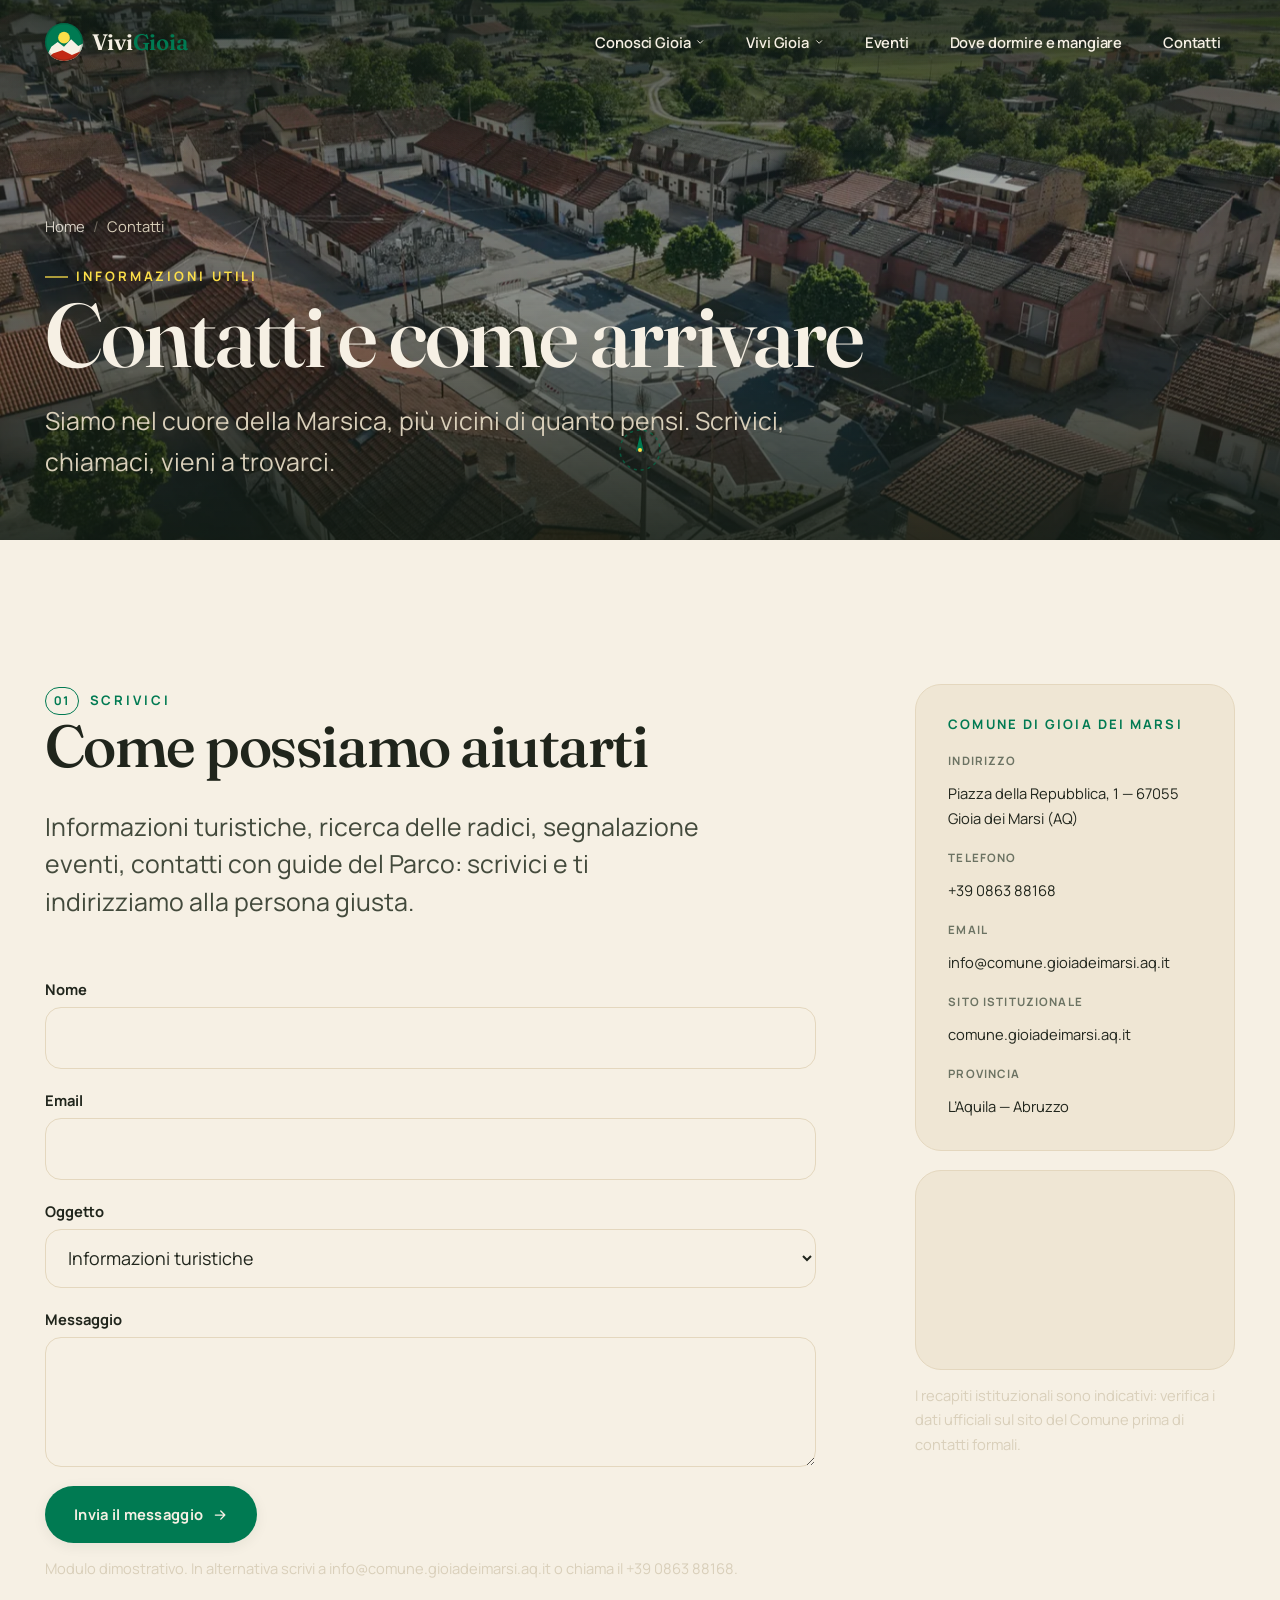
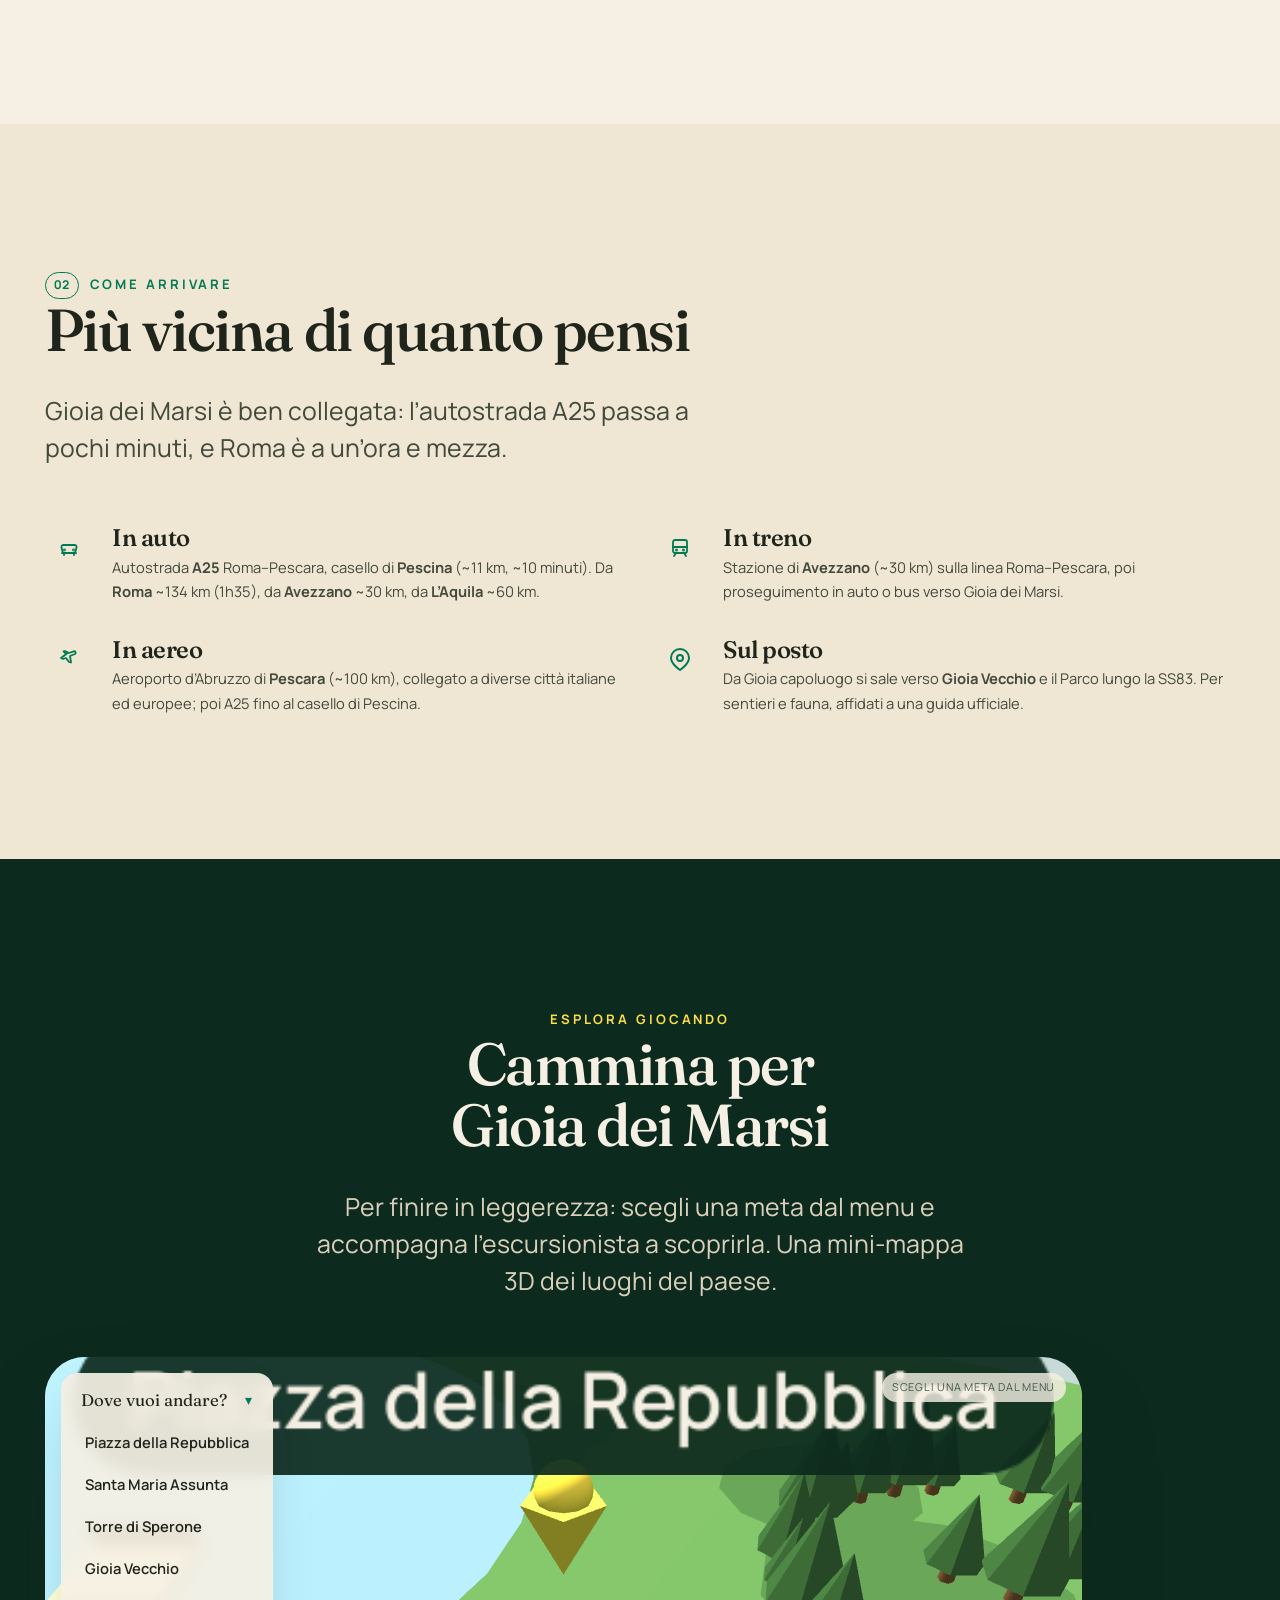
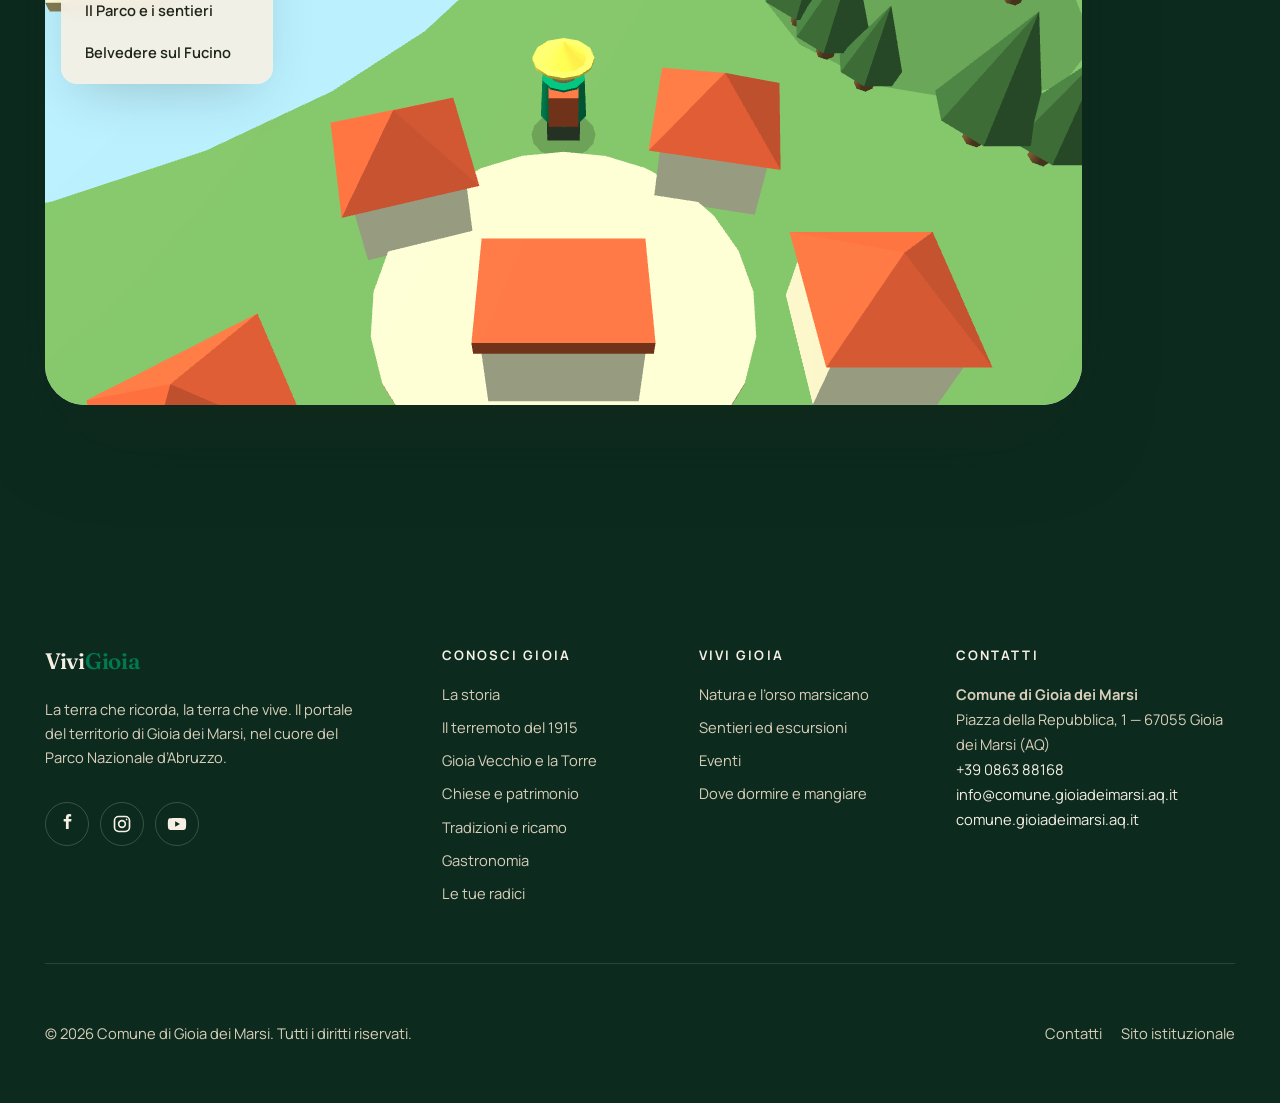
<file: contatti.html>
<!doctype html>
<html lang="it" class="no-js">
<head>
  <meta charset="utf-8">
  <meta name="viewport" content="width=device-width, initial-scale=1, viewport-fit=cover">
  <title>Contatti e come arrivare — ViviGioia</title>
  <meta name="description" content="Come contattare il Comune di Gioia dei Marsi e come arrivare: in auto dall’A25 (casello di Pescina), in treno da Avezzano, in aereo da Pescara. Mappa e informazioni utili.">
  <link rel="canonical" href="https://www.vivigioia.it/contatti.html">
  <meta name="theme-color" content="#2e4a34">
  <meta property="og:type" content="website">
  <meta property="og:locale" content="it_IT">
  <meta property="og:site_name" content="ViviGioia">
  <meta property="og:title" content="Contatti e come arrivare — ViviGioia">
  <meta property="og:description" content="Come contattare il Comune di Gioia dei Marsi e come arrivare: in auto dall’A25 (casello di Pescina), in treno da Avezzano, in aereo da Pescara. Mappa e informazioni utili.">
  <meta property="og:url" content="https://www.vivigioia.it/contatti.html">
  <meta property="og:image" content="https://www.vivigioia.it/assets/img/gioiadrone-25-1600.webp">
  <meta name="twitter:card" content="summary_large_image">
  <link rel="icon" href="assets/img/favicon.svg" type="image/svg+xml">
  <link rel="icon" href="assets/img/favicon-32.png" sizes="32x32">
  <link rel="apple-touch-icon" href="assets/img/favicon-180.png">
  <link rel="manifest" href="site.webmanifest">
  <link rel="preload" as="font" type="font/woff2" href="assets/font/fraunces-normal.woff2" crossorigin>
  <link rel="preload" as="font" type="font/woff2" href="assets/font/manrope.woff2" crossorigin>
  <link rel="preload" as="image" href="assets/img/gioiadrone-25-1600.webp" imagesrcset="assets/img/gioiadrone-25-480.webp 480w, assets/img/gioiadrone-25-960.webp 960w, assets/img/gioiadrone-25-1600.webp 1600w" imagesizes="100vw">
  <link rel="stylesheet" href="assets/css/main.css">
  
  <script>document.documentElement.classList.remove('no-js');document.documentElement.classList.add('js');</script>
  
</head>
<body>
  <a class="skip-link" href="#main">Vai al contenuto</a>
  <header class="site-header" data-theme="light" data-scrolled="false">
    <div class="site-header__inner">
      <a class="brand" href="index.html" aria-label="ViviGioia — home">
        <svg class="brand__mark" viewBox="0 0 48 48" xmlns="http://www.w3.org/2000/svg" aria-hidden="true"><defs><clipPath id="m"><circle cx="24" cy="24" r="24"/></clipPath></defs><g clip-path="url(#m)"><rect width="48" height="48" fill="#007a52"/><circle cx="24" cy="18.5" r="7.4" fill="#fcdf49"/><path d="M-2 50 8 30l8-6 8 6 9-9.5 9 8.5 8-4v25Z" fill="#f6f0e4"/><path d="M-2 50 10 38.5l12-4 12 6 16-7v16.5Z" fill="#c22714"/></g><circle cx="24" cy="24" r="23" fill="none" stroke="#0c2a1e" stroke-opacity=".2" stroke-width="2"/></svg>
        <span class="brand__name">Vivi<b>Gioia</b></span>
      </a>
      <nav class="nav" id="menu" aria-label="Navigazione principale">
        <div class="nav__group" data-open="false">
          <button class="nav__parent" aria-expanded="false">Conosci Gioia <svg class="chev" viewBox="0 0 24 24" width="16" height="16" fill="none" stroke="currentColor" stroke-width="2.2" stroke-linecap="round" stroke-linejoin="round" aria-hidden="true"><path d="m6 9 6 6 6-6"/></svg></button>
          <div class="nav__sub"><div class="nav__sub-inner">
            <a href="storia.html"><span class="nav__ico" aria-hidden="true"><svg viewBox="0 0 24 24" fill="none" stroke="currentColor" stroke-width="1.7" stroke-linecap="round" stroke-linejoin="round"><path d="M4 19V5a2 2 0 0 1 2-2h12v16H6a2 2 0 0 0-2 2z"/><path d="M6 19h12"/><path d="M9 7h6M9 10h6"/></svg></span><span>La storia</span></a>
            <a href="terremoto-1915.html"><span class="nav__ico" aria-hidden="true"><svg viewBox="0 0 24 24" fill="none" stroke="currentColor" stroke-width="1.7" stroke-linecap="round" stroke-linejoin="round"><path d="M2 12h4l2-7 3 14 2-9 2 5 2-3h5"/></svg></span><span>Il terremoto del 1915</span></a>
            <a href="gioia-vecchio.html"><span class="nav__ico" aria-hidden="true"><svg viewBox="0 0 24 24" fill="none" stroke="currentColor" stroke-width="1.7" stroke-linecap="round" stroke-linejoin="round"><path d="M8 21V8L6 7V3h3v2h2V3h3v2h2v2l-2 1v13"/><path d="M5 21h14"/><path d="M10 21v-4h4v4"/></svg></span><span>Gioia Vecchio e la Torre</span></a>
            <a href="patrimonio.html"><span class="nav__ico" aria-hidden="true"><svg viewBox="0 0 24 24" fill="none" stroke="currentColor" stroke-width="1.7" stroke-linecap="round" stroke-linejoin="round"><path d="M12 2v5M10 4h4"/><path d="M5 21V11l7-4 7 4v10"/><path d="M9.5 21v-4a2.5 2.5 0 0 1 5 0v4"/></svg></span><span>Chiese e patrimonio</span></a>
            <a href="tradizioni.html"><span class="nav__ico" aria-hidden="true"><svg viewBox="0 0 24 24" fill="none" stroke="currentColor" stroke-width="1.7" stroke-linecap="round" stroke-linejoin="round"><path d="M20 4 10 14"/><path d="M14 5.5 18.5 10"/><path d="M10 14c-1.5 1.5-3 2.2-5 2.5C5.3 14.5 6 13 7.5 11.5"/><circle cx="5" cy="19" r="1.5"/></svg></span><span>Tradizioni e ricamo</span></a>
            <a href="gastronomia.html"><span class="nav__ico" aria-hidden="true"><svg viewBox="0 0 24 24" fill="none" stroke="currentColor" stroke-width="1.7" stroke-linecap="round" stroke-linejoin="round"><path d="M6 3v8a2 2 0 0 0 4 0V3M8 11v10"/><path d="M16 3c-1.5 0-2.5 1.5-2.5 4S15 11 16 11s2.5-1.5 2.5-4S17.5 3 16 3zM16 11v10"/></svg></span><span>Gastronomia</span></a>
            <a href="radici.html"><span class="nav__ico" aria-hidden="true"><svg viewBox="0 0 24 24" fill="none" stroke="currentColor" stroke-width="1.7" stroke-linecap="round" stroke-linejoin="round"><path d="M12 3v9"/><path d="M12 12c0 3-2.5 4-5 6M12 12c0 3 2.5 4 5 6M12 12c0 2-1 3.5-1 6M9 7.5h6"/></svg></span><span>Le tue radici</span></a>
          </div></div>
        </div>
        <div class="nav__group" data-open="false">
          <button class="nav__parent" aria-expanded="false">Vivi Gioia <svg class="chev" viewBox="0 0 24 24" width="16" height="16" fill="none" stroke="currentColor" stroke-width="2.2" stroke-linecap="round" stroke-linejoin="round" aria-hidden="true"><path d="m6 9 6 6 6-6"/></svg></button>
          <div class="nav__sub"><div class="nav__sub-inner">
            <a href="natura.html"><span class="nav__ico" aria-hidden="true"><svg viewBox="0 0 24 24" fill="none" stroke="currentColor" stroke-width="1.6" stroke-linecap="round" stroke-linejoin="round"><circle cx="12" cy="14" r="6"/><circle cx="6.5" cy="7.5" r="2"/><circle cx="17.5" cy="7.5" r="2"/><circle cx="10" cy="13" r=".6" fill="currentColor"/><circle cx="14" cy="13" r=".6" fill="currentColor"/><path d="M11 16h2"/></svg></span><span>Natura e l’orso marsicano</span></a>
            <a href="sentieri.html"><span class="nav__ico" aria-hidden="true"><svg viewBox="0 0 24 24" fill="none" stroke="currentColor" stroke-width="1.7" stroke-linecap="round" stroke-linejoin="round"><path d="M7 20c-2 0-3-1.5-3-3s1-2.5 3-3 4-1 4-3-1-2.5-3-3"/><circle cx="9" cy="5" r="1"/><circle cx="14" cy="11" r="1"/><circle cx="9" cy="17" r="1"/><circle cx="18" cy="19" r="1"/></svg></span><span>Sentieri ed escursioni</span></a>
          </div></div>
        </div>
        <div class="nav__group"><a class="nav__link" href="eventi.html">Eventi</a></div>
        <div class="nav__group"><a class="nav__link" href="ricettivita.html">Dove dormire e mangiare</a></div>
        <div class="nav__group"><a class="nav__link" href="contatti.html">Contatti</a></div>
        <a class="btn btn--primary nav__cta" href="contatti.html">Pianifica la visita <svg class="btn__icon" viewBox="0 0 24 24" fill="none" stroke="currentColor" stroke-width="2" stroke-linecap="round" stroke-linejoin="round" aria-hidden="true"><path d="M5 12h14M13 6l6 6-6 6"/></svg></a>
        <div class="nav__meta">
          <span>Comune di Gioia dei Marsi</span>
          <span class="nav__lang in-panel"><span aria-current="page">IT</span><span aria-hidden="true">·</span><span style="opacity:.5" title="Versione inglese in arrivo">EN</span></span>
        </div>
      </nav>
      <button class="nav__toggle" aria-label="Apri il menu" aria-expanded="false" aria-controls="menu">
        <span></span><span></span><span></span>
      </button>
    </div>
  </header>
  <div class="cursor" data-cursor aria-hidden="true">
    <svg class="cursor__ring" viewBox="0 0 44 44"><circle cx="22" cy="22" r="20" fill="none" stroke="currentColor" stroke-width="1.5" stroke-dasharray="2 5" stroke-linecap="round"/></svg>
    <svg class="cursor__needle" viewBox="0 0 44 44"><path d="M22 7 L26 24 L22 20 L18 24 Z" fill="currentColor"/></svg>
    <span class="cursor__dot"></span>
  </div>
  <main id="main">

    <section class="page-hero" data-hero-sentinel>
      <div class="page-hero__media"><picture>
  <source type="image/webp" srcset="assets/img/gioiadrone-25-480.webp 480w, assets/img/gioiadrone-25-960.webp 960w, assets/img/gioiadrone-25-1600.webp 1600w" sizes="100vw">
  <img src="assets/img/gioiadrone-25-1600.jpg" width="8192" height="6144" alt="La piazza centrale di Gioia dei Marsi vista dall’alto" loading="eager" decoding="async" fetchpriority="high">
</picture></div>
      <div class="page-hero__inner">
        <ol class="breadcrumb"><li><a href="index.html">Home</a></li><li><span aria-current="page">Contatti</span></li></ol>
        <p class="kicker kicker--light">Informazioni utili</p>
        <h1 class="page-hero__title">Contatti e come arrivare</h1>
        <p class="page-hero__sub">Siamo nel cuore della Marsica, più vicini di quanto pensi. Scrivici, chiamaci, vieni a trovarci.</p>
      </div>
    </section>
    <section class="section">
      <div class="container page-content-grid">
        <div class="reveal">
          <div class="section-head"><p class="kicker">Scrivici</p><h2>Come possiamo aiutarti</h2><p class="lead">Informazioni turistiche, ricerca delle radici, segnalazione eventi, contatti con guide del Parco: scrivici e ti indirizziamo alla persona giusta.</p></div>
          <form class="form-stack" onsubmit="return false" aria-label="Modulo contatti">
            <div class="field"><label for="c-name">Nome</label><input id="c-name" name="name" type="text" autocomplete="name" required></div>
            <div class="field"><label for="c-email">Email</label><input id="c-email" name="email" type="email" autocomplete="email" required></div>
            <div class="field"><label for="c-subject">Oggetto</label>
              <select id="c-subject" name="subject">
                <option>Informazioni turistiche</option>
                <option>Le mie radici a Gioia</option>
                <option>Sentieri e guide del Parco</option>
                <option>Eventi e segnalazioni</option>
                <option>Ricettività</option>
                <option>Altro</option>
              </select>
            </div>
            <div class="field"><label for="c-msg">Messaggio</label><textarea id="c-msg" name="message" required></textarea></div>
            <div><button class="btn btn--primary" type="submit">Invia il messaggio <svg class="btn__icon" viewBox="0 0 24 24" fill="none" stroke="currentColor" stroke-width="2" stroke-linecap="round" stroke-linejoin="round" aria-hidden="true"><path d="M5 12h14M13 6l6 6-6 6"/></svg></button></div>
          </form>
          <p class="form-note">Modulo dimostrativo. In alternativa scrivi a <a href="mailto:info@comune.gioiadeimarsi.aq.it">info@comune.gioiadeimarsi.aq.it</a> o chiama il <a href="tel:+39086388168">+39 0863 88168</a>.</p>
        </div>

        <div class="reveal">
          <aside class="factbox"><h4>Comune di Gioia dei Marsi</h4><dl><dt>Indirizzo</dt><dd>Piazza della Repubblica, 1 — 67055 Gioia dei Marsi (AQ)</dd><dt>Telefono</dt><dd>+39 0863 88168</dd><dt>Email</dt><dd>info@comune.gioiadeimarsi.aq.it</dd><dt>Sito istituzionale</dt><dd>comune.gioiadeimarsi.aq.it</dd><dt>Provincia</dt><dd>L’Aquila — Abruzzo</dd></dl></aside>
          <div class="map-embed" style="margin-top:1.2rem">
            <iframe title="Mappa di Gioia dei Marsi" loading="lazy" referrerpolicy="no-referrer-when-downgrade"
              src="https://maps.google.com/maps?q=Gioia%20dei%20Marsi%20AQ&t=&z=12&ie=UTF8&iwloc=&output=embed"></iframe>
          </div>
          <p class="form-note">I recapiti istituzionali sono indicativi: verifica i dati ufficiali sul sito del Comune prima di contatti formali.</p>
        </div>
      </div>
    </section>

    <section class="section bg-paper-2">
      <div class="container">
        <div class="section-head reveal"><p class="kicker">Come arrivare</p><h2>Più vicina di quanto pensi</h2><p class="lead">Gioia dei Marsi è ben collegata: l’autostrada A25 passa a pochi minuti, e Roma è a un’ora e mezza.</p></div>
        <div class="arrive reveal-stagger">
          <div class="arrive__item">
            <span class="arrive__icon"><svg viewBox="0 0 24 24" fill="none" stroke="currentColor" stroke-width="1.8" stroke-linecap="round" stroke-linejoin="round"><path d="M5 17h14M6 17l-1.5-5.5A2 2 0 0 1 6.4 9h11.2a2 2 0 0 1 1.9 2.5L18 17M7 17v2M17 17v2"/><circle cx="7.5" cy="14" r=".5"/><circle cx="16.5" cy="14" r=".5"/></svg></span>
            <div><h4>In auto</h4><p>Autostrada <strong>A25</strong> Roma–Pescara, casello di <strong>Pescina</strong> (~11 km, ~10 minuti). Da <strong>Roma</strong> ~134 km (1h35), da <strong>Avezzano</strong> ~30 km, da <strong>L’Aquila</strong> ~60 km.</p></div>
          </div>
          <div class="arrive__item">
            <span class="arrive__icon"><svg viewBox="0 0 24 24" fill="none" stroke="currentColor" stroke-width="1.8" stroke-linecap="round" stroke-linejoin="round"><rect x="5" y="4" width="14" height="13" rx="2"/><path d="M5 11h14M8 17l-2 3M16 17l2 3"/><circle cx="8.5" cy="14" r=".6"/><circle cx="15.5" cy="14" r=".6"/></svg></span>
            <div><h4>In treno</h4><p>Stazione di <strong>Avezzano</strong> (~30 km) sulla linea Roma–Pescara, poi proseguimento in auto o bus verso Gioia dei Marsi.</p></div>
          </div>
          <div class="arrive__item">
            <span class="arrive__icon"><svg viewBox="0 0 24 24" fill="none" stroke="currentColor" stroke-width="1.8" stroke-linecap="round" stroke-linejoin="round"><path d="M10 5.5 4 10l2 1 3-1 3 4 2 .5L13 8l5-2a1.5 1.5 0 0 0-1.2-2.7L12 5 8 3 6.5 3.4 9 6"/></svg></span>
            <div><h4>In aereo</h4><p>Aeroporto d’Abruzzo di <strong>Pescara</strong> (~100 km), collegato a diverse città italiane ed europee; poi A25 fino al casello di Pescina.</p></div>
          </div>
          <div class="arrive__item">
            <span class="arrive__icon"><svg class="btn__icon" viewBox="0 0 24 24" fill="none" stroke="currentColor" stroke-width="2" stroke-linecap="round" stroke-linejoin="round" aria-hidden="true"><path d="M21 10c0 6-9 12-9 12s-9-6-9-12a9 9 0 0 1 18 0Z"/><circle cx="12" cy="10" r="3"/></svg></span>
            <div><h4>Sul posto</h4><p>Da Gioia capoluogo si sale verso <strong>Gioia Vecchio</strong> e il Parco lungo la SS83. Per sentieri e fauna, affidati a una guida ufficiale.</p></div>
          </div>
        </div>
      </div>
    </section>

    <section class="section bg-forest">
      <div class="container">
        <div class="section-head section-head--center reveal">
          <p class="kicker kicker--center kicker--light">Esplora giocando</p>
          <h2>Cammina per Gioia dei Marsi</h2>
          <p class="lead" style="color:var(--on-dark-soft)">Per finire in leggerezza: scegli una meta dal menu e accompagna l’escursionista a scoprirla. Una mini-mappa 3D dei luoghi del paese.</p>
        </div>
        <div class="map3d" data-map3d>
          <canvas class="map3d__canvas" data-map3d-canvas></canvas>
          <div class="map3d__menu" data-map3d-menubox>
            <button class="map3d__menu-title" data-map3d-menutoggle aria-expanded="true">Dove vuoi andare?<span class="map3d__chev" aria-hidden="true">▾</span></button>
            <ul data-map3d-menu></ul>
          </div>
          <p class="map3d__hint">Scegli una meta dal menu</p>
          <div class="map3d__info" data-map3d-info hidden>
            <button class="map3d__info-close" data-map3d-close aria-label="Chiudi">×</button>
            <h3 data-info-title></h3>
            <p data-info-text></p>
          </div>
          <div class="map3d__fallback" data-map3d-fallback hidden>
            <p>La mappa interattiva richiede un browser con WebGL. Qui sopra trovi la mappa e tutte le indicazioni per raggiungere Gioia dei Marsi.</p>
          </div>
        </div>
      </div>
    </section>

  </main>
  <footer class="site-footer">
    <div class="container">
      <div class="footer__top">
        <div class="footer__brand">
          <a class="brand" href="index.html" aria-label="ViviGioia"><span class="brand__name">Vivi<b>Gioia</b></span></a>
          <p class="footer__tagline">La terra che ricorda, la terra che vive. Il portale del territorio di Gioia dei Marsi, nel cuore del Parco Nazionale d’Abruzzo.</p>
          <div class="footer__social">
            <a href="https://www.facebook.com/" aria-label="Facebook" target="_blank" rel="noopener"><svg viewBox="0 0 24 24" width="20" height="20" fill="currentColor" aria-hidden="true"><path d="M14 9h3l.5-3H14V4.5c0-.8.3-1.5 1.6-1.5H17V.2A22 22 0 0 0 14.7 0C12.3 0 10.7 1.4 10.7 4.1V6H8v3h2.7v9H14z"/></svg></a>
            <a href="https://www.instagram.com/" aria-label="Instagram" target="_blank" rel="noopener"><svg viewBox="0 0 24 24" width="20" height="20" fill="none" stroke="currentColor" stroke-width="2" aria-hidden="true"><rect x="3" y="3" width="18" height="18" rx="5"/><circle cx="12" cy="12" r="4"/><circle cx="17.5" cy="6.5" r="1" fill="currentColor" stroke="none"/></svg></a>
            <a href="https://www.youtube.com/" aria-label="YouTube" target="_blank" rel="noopener"><svg viewBox="0 0 24 24" width="20" height="20" fill="currentColor" aria-hidden="true"><path d="M23 12s0-3.4-.4-5a2.6 2.6 0 0 0-1.8-1.8C19 4.7 12 4.7 12 4.7s-7 0-8.8.5A2.6 2.6 0 0 0 1.4 7C1 8.6 1 12 1 12s0 3.4.4 5a2.6 2.6 0 0 0 1.8 1.8c1.8.5 8.8.5 8.8.5s7 0 8.8-.5A2.6 2.6 0 0 0 22.6 17c.4-1.6.4-5 .4-5ZM9.8 15.3V8.7l5.7 3.3z"/></svg></a>
          </div>
        </div>
        <div class="footer__col">
          <h4>Conosci Gioia</h4>
          <ul><li><a href="storia.html">La storia</a></li><li><a href="terremoto-1915.html">Il terremoto del 1915</a></li><li><a href="gioia-vecchio.html">Gioia Vecchio e la Torre</a></li><li><a href="patrimonio.html">Chiese e patrimonio</a></li><li><a href="tradizioni.html">Tradizioni e ricamo</a></li><li><a href="gastronomia.html">Gastronomia</a></li><li><a href="radici.html">Le tue radici</a></li></ul>
        </div>
        <div class="footer__col">
          <h4>Vivi Gioia</h4>
          <ul><li><a href="natura.html">Natura e l’orso marsicano</a></li><li><a href="sentieri.html">Sentieri ed escursioni</a></li><li><a href="eventi.html">Eventi</a></li><li><a href="ricettivita.html">Dove dormire e mangiare</a></li></ul>
        </div>
        <div class="footer__col">
          <h4>Contatti</h4>
          <div class="footer__contact">
            <strong>Comune di Gioia dei Marsi</strong><br>
            Piazza della Repubblica, 1 — 67055 Gioia dei Marsi (AQ)<br>
            <a href="tel:+39086388168">+39 0863 88168</a><br>
            <a href="mailto:info@comune.gioiadeimarsi.aq.it">info@comune.gioiadeimarsi.aq.it</a><br>
            <a href="https://comune.gioiadeimarsi.aq.it" target="_blank" rel="noopener">comune.gioiadeimarsi.aq.it</a>
          </div>
        </div>
      </div>
      <div class="footer__bottom">
        <span>© <span data-year>2026</span> Comune di Gioia dei Marsi. Tutti i diritti riservati.</span>
        <div class="footer__legal">
          <a href="contatti.html">Contatti</a>
          <a href="https://comune.gioiadeimarsi.aq.it" target="_blank" rel="noopener">Sito istituzionale</a>
        </div>
      </div>
    </div>
  </footer>  <script src="assets/js/vendor/gsap.min.js" defer></script>
  <script src="assets/js/vendor/ScrollTrigger.min.js" defer></script>
  <script src="assets/js/vendor/lenis.min.js" defer></script>
  <script src="assets/js/vendor/three.min.js" defer></script>
  <script src="assets/js/app.js" defer></script>
  <script src="assets/js/map3d.js" defer></script>
</body>
</html>
</file>
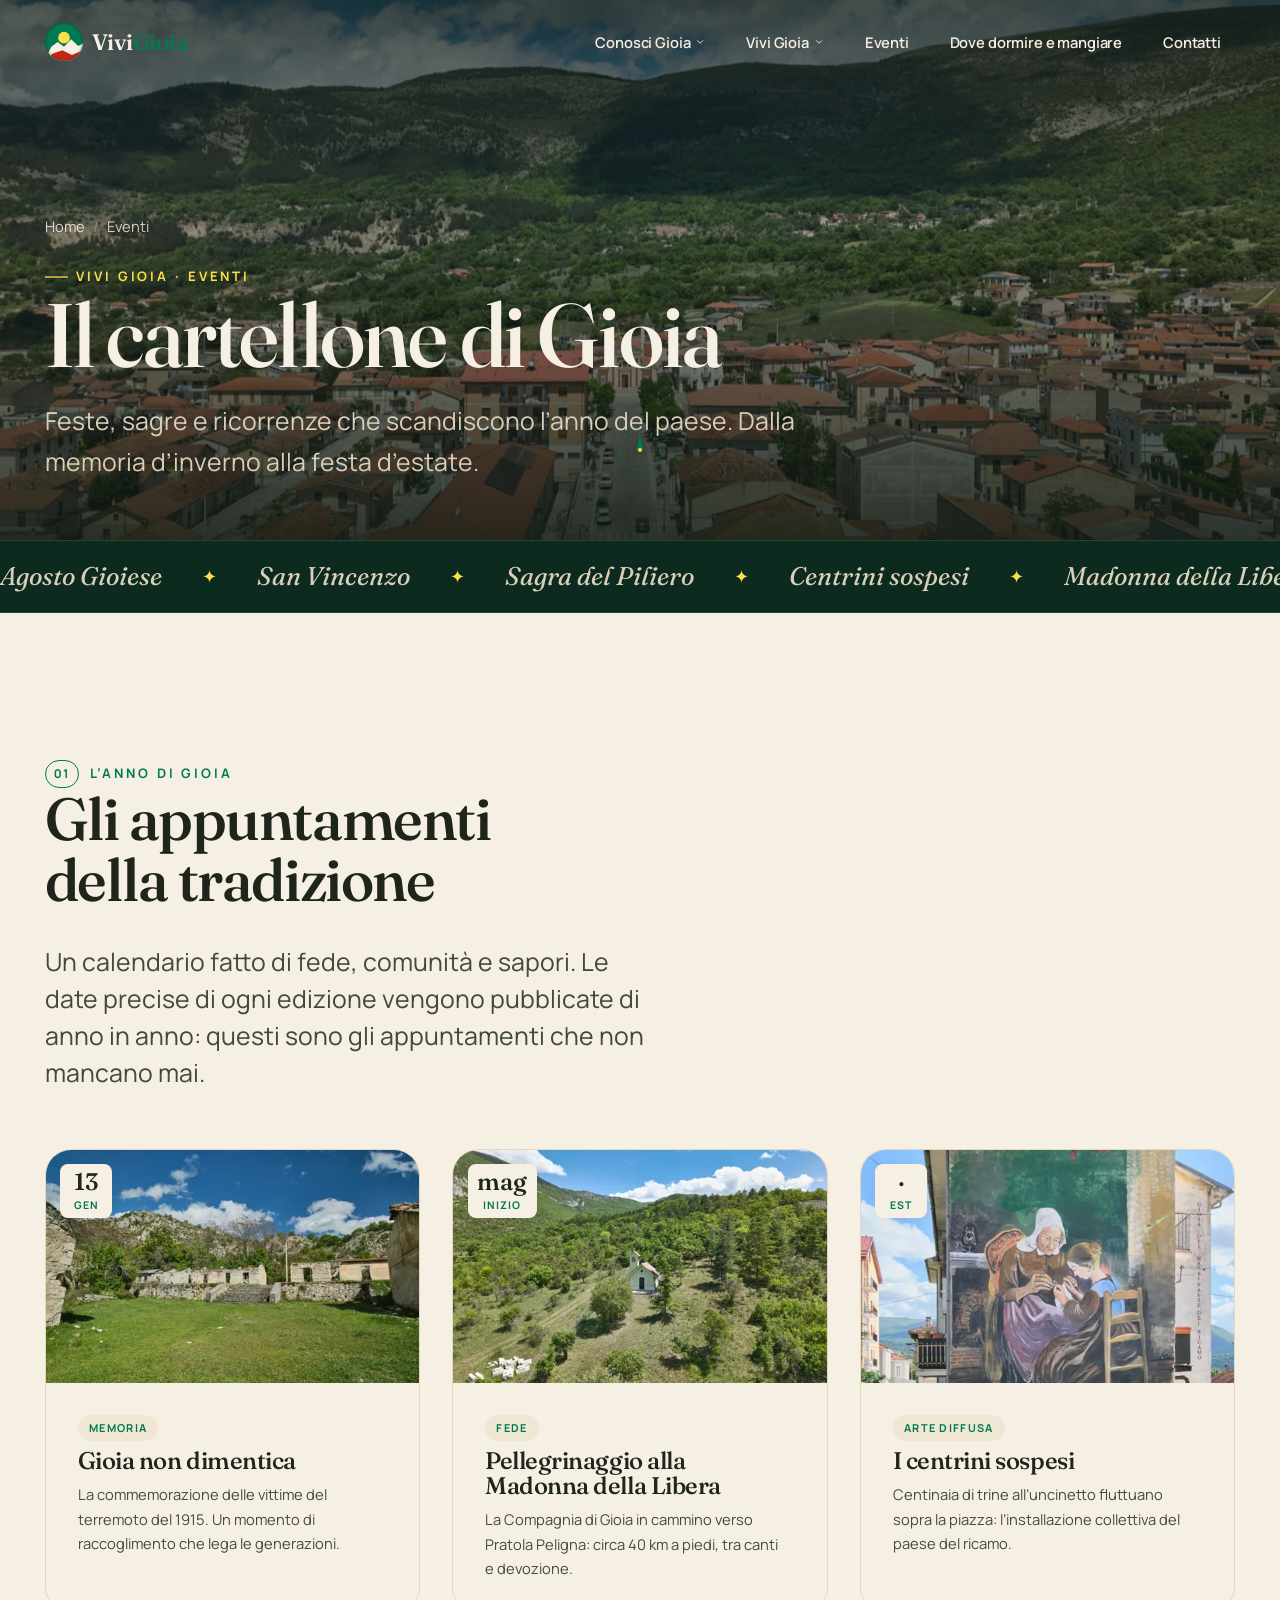
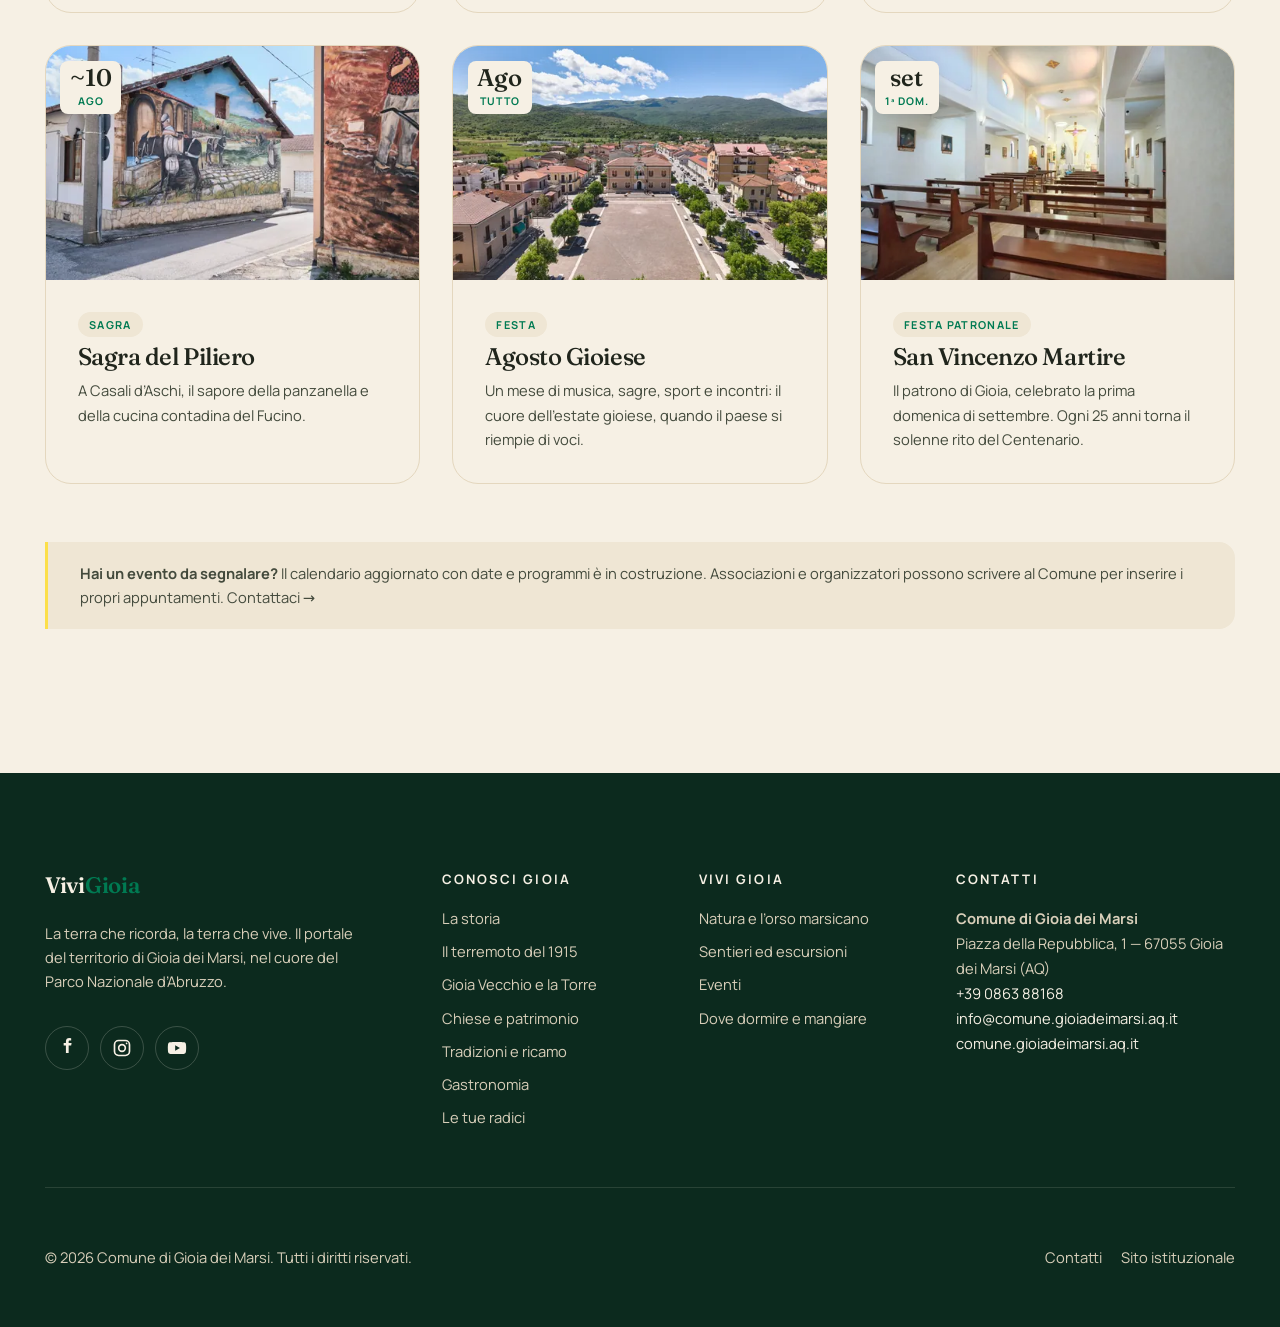
<file: eventi.html>
<!doctype html>
<html lang="it" class="no-js">
<head>
  <meta charset="utf-8">
  <meta name="viewport" content="width=device-width, initial-scale=1, viewport-fit=cover">
  <title>Eventi e appuntamenti — ViviGioia</title>
  <meta name="description" content="Il cartellone di Gioia dei Marsi: la festa di San Vincenzo, le sagre d’agosto, i centrini sospesi, il pellegrinaggio alla Madonna della Libera e la commemorazione del 13 gennaio.">
  <link rel="canonical" href="https://www.vivigioia.it/eventi.html">
  <meta name="theme-color" content="#2e4a34">
  <meta property="og:type" content="website">
  <meta property="og:locale" content="it_IT">
  <meta property="og:site_name" content="ViviGioia">
  <meta property="og:title" content="Eventi e appuntamenti — ViviGioia">
  <meta property="og:description" content="Il cartellone di Gioia dei Marsi: la festa di San Vincenzo, le sagre d’agosto, i centrini sospesi, il pellegrinaggio alla Madonna della Libera e la commemorazione del 13 gennaio.">
  <meta property="og:url" content="https://www.vivigioia.it/eventi.html">
  <meta property="og:image" content="https://www.vivigioia.it/assets/img/gioiadrone-8-1600.webp">
  <meta name="twitter:card" content="summary_large_image">
  <link rel="icon" href="assets/img/favicon.svg" type="image/svg+xml">
  <link rel="icon" href="assets/img/favicon-32.png" sizes="32x32">
  <link rel="apple-touch-icon" href="assets/img/favicon-180.png">
  <link rel="manifest" href="site.webmanifest">
  <link rel="preload" as="font" type="font/woff2" href="assets/font/fraunces-normal.woff2" crossorigin>
  <link rel="preload" as="font" type="font/woff2" href="assets/font/manrope.woff2" crossorigin>
  <link rel="preload" as="image" href="assets/img/gioiadrone-8-1600.webp" imagesrcset="assets/img/gioiadrone-8-480.webp 480w, assets/img/gioiadrone-8-960.webp 960w, assets/img/gioiadrone-8-1600.webp 1600w" imagesizes="100vw">
  <link rel="stylesheet" href="assets/css/main.css">
  
  <script>document.documentElement.classList.remove('no-js');document.documentElement.classList.add('js');</script>
  
</head>
<body>
  <a class="skip-link" href="#main">Vai al contenuto</a>
  <header class="site-header" data-theme="light" data-scrolled="false">
    <div class="site-header__inner">
      <a class="brand" href="index.html" aria-label="ViviGioia — home">
        <svg class="brand__mark" viewBox="0 0 48 48" xmlns="http://www.w3.org/2000/svg" aria-hidden="true"><defs><clipPath id="m"><circle cx="24" cy="24" r="24"/></clipPath></defs><g clip-path="url(#m)"><rect width="48" height="48" fill="#007a52"/><circle cx="24" cy="18.5" r="7.4" fill="#fcdf49"/><path d="M-2 50 8 30l8-6 8 6 9-9.5 9 8.5 8-4v25Z" fill="#f6f0e4"/><path d="M-2 50 10 38.5l12-4 12 6 16-7v16.5Z" fill="#c22714"/></g><circle cx="24" cy="24" r="23" fill="none" stroke="#0c2a1e" stroke-opacity=".2" stroke-width="2"/></svg>
        <span class="brand__name">Vivi<b>Gioia</b></span>
      </a>
      <nav class="nav" id="menu" aria-label="Navigazione principale">
        <div class="nav__group" data-open="false">
          <button class="nav__parent" aria-expanded="false">Conosci Gioia <svg class="chev" viewBox="0 0 24 24" width="16" height="16" fill="none" stroke="currentColor" stroke-width="2.2" stroke-linecap="round" stroke-linejoin="round" aria-hidden="true"><path d="m6 9 6 6 6-6"/></svg></button>
          <div class="nav__sub"><div class="nav__sub-inner">
            <a href="storia.html"><span class="nav__ico" aria-hidden="true"><svg viewBox="0 0 24 24" fill="none" stroke="currentColor" stroke-width="1.7" stroke-linecap="round" stroke-linejoin="round"><path d="M4 19V5a2 2 0 0 1 2-2h12v16H6a2 2 0 0 0-2 2z"/><path d="M6 19h12"/><path d="M9 7h6M9 10h6"/></svg></span><span>La storia</span></a>
            <a href="terremoto-1915.html"><span class="nav__ico" aria-hidden="true"><svg viewBox="0 0 24 24" fill="none" stroke="currentColor" stroke-width="1.7" stroke-linecap="round" stroke-linejoin="round"><path d="M2 12h4l2-7 3 14 2-9 2 5 2-3h5"/></svg></span><span>Il terremoto del 1915</span></a>
            <a href="gioia-vecchio.html"><span class="nav__ico" aria-hidden="true"><svg viewBox="0 0 24 24" fill="none" stroke="currentColor" stroke-width="1.7" stroke-linecap="round" stroke-linejoin="round"><path d="M8 21V8L6 7V3h3v2h2V3h3v2h2v2l-2 1v13"/><path d="M5 21h14"/><path d="M10 21v-4h4v4"/></svg></span><span>Gioia Vecchio e la Torre</span></a>
            <a href="patrimonio.html"><span class="nav__ico" aria-hidden="true"><svg viewBox="0 0 24 24" fill="none" stroke="currentColor" stroke-width="1.7" stroke-linecap="round" stroke-linejoin="round"><path d="M12 2v5M10 4h4"/><path d="M5 21V11l7-4 7 4v10"/><path d="M9.5 21v-4a2.5 2.5 0 0 1 5 0v4"/></svg></span><span>Chiese e patrimonio</span></a>
            <a href="tradizioni.html"><span class="nav__ico" aria-hidden="true"><svg viewBox="0 0 24 24" fill="none" stroke="currentColor" stroke-width="1.7" stroke-linecap="round" stroke-linejoin="round"><path d="M20 4 10 14"/><path d="M14 5.5 18.5 10"/><path d="M10 14c-1.5 1.5-3 2.2-5 2.5C5.3 14.5 6 13 7.5 11.5"/><circle cx="5" cy="19" r="1.5"/></svg></span><span>Tradizioni e ricamo</span></a>
            <a href="gastronomia.html"><span class="nav__ico" aria-hidden="true"><svg viewBox="0 0 24 24" fill="none" stroke="currentColor" stroke-width="1.7" stroke-linecap="round" stroke-linejoin="round"><path d="M6 3v8a2 2 0 0 0 4 0V3M8 11v10"/><path d="M16 3c-1.5 0-2.5 1.5-2.5 4S15 11 16 11s2.5-1.5 2.5-4S17.5 3 16 3zM16 11v10"/></svg></span><span>Gastronomia</span></a>
            <a href="radici.html"><span class="nav__ico" aria-hidden="true"><svg viewBox="0 0 24 24" fill="none" stroke="currentColor" stroke-width="1.7" stroke-linecap="round" stroke-linejoin="round"><path d="M12 3v9"/><path d="M12 12c0 3-2.5 4-5 6M12 12c0 3 2.5 4 5 6M12 12c0 2-1 3.5-1 6M9 7.5h6"/></svg></span><span>Le tue radici</span></a>
          </div></div>
        </div>
        <div class="nav__group" data-open="false">
          <button class="nav__parent" aria-expanded="false">Vivi Gioia <svg class="chev" viewBox="0 0 24 24" width="16" height="16" fill="none" stroke="currentColor" stroke-width="2.2" stroke-linecap="round" stroke-linejoin="round" aria-hidden="true"><path d="m6 9 6 6 6-6"/></svg></button>
          <div class="nav__sub"><div class="nav__sub-inner">
            <a href="natura.html"><span class="nav__ico" aria-hidden="true"><svg viewBox="0 0 24 24" fill="none" stroke="currentColor" stroke-width="1.6" stroke-linecap="round" stroke-linejoin="round"><circle cx="12" cy="14" r="6"/><circle cx="6.5" cy="7.5" r="2"/><circle cx="17.5" cy="7.5" r="2"/><circle cx="10" cy="13" r=".6" fill="currentColor"/><circle cx="14" cy="13" r=".6" fill="currentColor"/><path d="M11 16h2"/></svg></span><span>Natura e l’orso marsicano</span></a>
            <a href="sentieri.html"><span class="nav__ico" aria-hidden="true"><svg viewBox="0 0 24 24" fill="none" stroke="currentColor" stroke-width="1.7" stroke-linecap="round" stroke-linejoin="round"><path d="M7 20c-2 0-3-1.5-3-3s1-2.5 3-3 4-1 4-3-1-2.5-3-3"/><circle cx="9" cy="5" r="1"/><circle cx="14" cy="11" r="1"/><circle cx="9" cy="17" r="1"/><circle cx="18" cy="19" r="1"/></svg></span><span>Sentieri ed escursioni</span></a>
          </div></div>
        </div>
        <div class="nav__group"><a class="nav__link" href="eventi.html">Eventi</a></div>
        <div class="nav__group"><a class="nav__link" href="ricettivita.html">Dove dormire e mangiare</a></div>
        <div class="nav__group"><a class="nav__link" href="contatti.html">Contatti</a></div>
        <a class="btn btn--primary nav__cta" href="contatti.html">Pianifica la visita <svg class="btn__icon" viewBox="0 0 24 24" fill="none" stroke="currentColor" stroke-width="2" stroke-linecap="round" stroke-linejoin="round" aria-hidden="true"><path d="M5 12h14M13 6l6 6-6 6"/></svg></a>
        <div class="nav__meta">
          <span>Comune di Gioia dei Marsi</span>
          <span class="nav__lang in-panel"><span aria-current="page">IT</span><span aria-hidden="true">·</span><span style="opacity:.5" title="Versione inglese in arrivo">EN</span></span>
        </div>
      </nav>
      <button class="nav__toggle" aria-label="Apri il menu" aria-expanded="false" aria-controls="menu">
        <span></span><span></span><span></span>
      </button>
    </div>
  </header>
  <div class="cursor" data-cursor aria-hidden="true">
    <svg class="cursor__ring" viewBox="0 0 44 44"><circle cx="22" cy="22" r="20" fill="none" stroke="currentColor" stroke-width="1.5" stroke-dasharray="2 5" stroke-linecap="round"/></svg>
    <svg class="cursor__needle" viewBox="0 0 44 44"><path d="M22 7 L26 24 L22 20 L18 24 Z" fill="currentColor"/></svg>
    <span class="cursor__dot"></span>
  </div>
  <main id="main">

    <section class="page-hero" data-hero-sentinel>
      <div class="page-hero__media"><picture>
  <source type="image/webp" srcset="assets/img/gioiadrone-8-480.webp 480w, assets/img/gioiadrone-8-960.webp 960w, assets/img/gioiadrone-8-1600.webp 1600w" sizes="100vw">
  <img src="assets/img/gioiadrone-8-1600.jpg" width="8192" height="6144" alt="Il corso del paese che corre verso la chiesa, sotto le ombre delle nuvole" loading="eager" decoding="async" fetchpriority="high">
</picture></div>
      <div class="page-hero__inner">
        <ol class="breadcrumb"><li><a href="index.html">Home</a></li><li><span aria-current="page">Eventi</span></li></ol>
        <p class="kicker kicker--light">Vivi Gioia · Eventi</p>
        <h1 class="page-hero__title">Il cartellone di Gioia</h1>
        <p class="page-hero__sub">Feste, sagre e ricorrenze che scandiscono l’anno del paese. Dalla memoria d’inverno alla festa d’estate.</p>
      </div>
    </section>
    <div class="marquee marquee--dark" aria-hidden="true">
      <div class="marquee__track">
        <span class="marquee__item">Agosto Gioiese</span><span class="marquee__item">San Vincenzo</span><span class="marquee__item">Sagra del Piliero</span><span class="marquee__item">Centrini sospesi</span><span class="marquee__item">Madonna della Libera</span>
        <span class="marquee__item">Agosto Gioiese</span><span class="marquee__item">San Vincenzo</span><span class="marquee__item">Sagra del Piliero</span><span class="marquee__item">Centrini sospesi</span><span class="marquee__item">Madonna della Libera</span>
      </div>
    </div>

    <section class="section">
      <div class="container">
        <div class="section-head reveal">
          <p class="kicker">L’anno di Gioia</p>
          <h2>Gli appuntamenti della tradizione</h2>
          <p class="lead">Un calendario fatto di fede, comunità e sapori. Le date precise di ogni edizione vengono pubblicate di anno in anno: questi sono gli appuntamenti che non mancano mai.</p>
        </div>

        <div class="events reveal-stagger">
          <article class="event-card reveal">
    <div class="event-card__media">
      <picture>
  <source type="image/webp" srcset="assets/img/fotogioia-69-480.webp 480w, assets/img/fotogioia-69-960.webp 960w, assets/img/fotogioia-69-1600.webp 1600w" sizes="(min-width:1024px) 33vw, 100vw">
  <img src="assets/img/fotogioia-69-1600.jpg" width="6240" height="4160" alt="I ruderi di Gioia Vecchio" loading="lazy" decoding="async" data-lqip style="background-image:url([data-uri]);background-size:cover;background-position:center">
</picture>
      <div class="event-card__date"><b>13</b><span>Gen</span></div>
    </div>
    <div class="event-card__body">
      <span class="event-card__tag">Memoria</span>
      <h3 class="event-card__title">Gioia non dimentica</h3>
      <p class="event-card__excerpt">La commemorazione delle vittime del terremoto del 1915. Un momento di raccoglimento che lega le generazioni.</p>
    </div>
  </article>
          <article class="event-card reveal">
    <div class="event-card__media">
      <picture>
  <source type="image/webp" srcset="assets/img/gioiadrone-11-480.webp 480w, assets/img/gioiadrone-11-960.webp 960w, assets/img/gioiadrone-11-1600.webp 1600w" sizes="(min-width:1024px) 33vw, 100vw">
  <img src="assets/img/gioiadrone-11-1600.jpg" width="8192" height="6144" alt="Una chiesetta tra il verde del Parco" loading="lazy" decoding="async" data-lqip style="background-image:url([data-uri]);background-size:cover;background-position:center">
</picture>
      <div class="event-card__date"><b>mag</b><span>inizio</span></div>
    </div>
    <div class="event-card__body">
      <span class="event-card__tag">Fede</span>
      <h3 class="event-card__title">Pellegrinaggio alla Madonna della Libera</h3>
      <p class="event-card__excerpt">La Compagnia di Gioia in cammino verso Pratola Peligna: circa 40 km a piedi, tra canti e devozione.</p>
    </div>
  </article>
          <article class="event-card reveal">
    <div class="event-card__media">
      <picture>
  <source type="image/webp" srcset="assets/img/fotogioia-80-480.webp 480w, assets/img/fotogioia-80-960.webp 960w, assets/img/fotogioia-80-1600.webp 1600w" sizes="(min-width:1024px) 33vw, 100vw">
  <img src="assets/img/fotogioia-80-1600.jpg" width="3654" height="5481" alt="Murale del ricamo" loading="lazy" decoding="async" data-lqip style="background-image:url([data-uri]);background-size:cover;background-position:center">
</picture>
      <div class="event-card__date"><b>·</b><span>Est</span></div>
    </div>
    <div class="event-card__body">
      <span class="event-card__tag">Arte diffusa</span>
      <h3 class="event-card__title">I centrini sospesi</h3>
      <p class="event-card__excerpt">Centinaia di trine all’uncinetto fluttuano sopra la piazza: l’installazione collettiva del paese del ricamo.</p>
    </div>
  </article>
          <article class="event-card reveal">
    <div class="event-card__media">
      <picture>
  <source type="image/webp" srcset="assets/img/fotogioia-78-480.webp 480w, assets/img/fotogioia-78-960.webp 960w, assets/img/fotogioia-78-1600.webp 1600w" sizes="(min-width:1024px) 33vw, 100vw">
  <img src="assets/img/fotogioia-78-1600.jpg" width="6069" height="4046" alt="Murale della civiltà contadina con l’aratura" loading="lazy" decoding="async" data-lqip style="background-image:url([data-uri]);background-size:cover;background-position:center">
</picture>
      <div class="event-card__date"><b>~10</b><span>Ago</span></div>
    </div>
    <div class="event-card__body">
      <span class="event-card__tag">Sagra</span>
      <h3 class="event-card__title">Sagra del Piliero</h3>
      <p class="event-card__excerpt">A Casali d’Aschi, il sapore della panzanella e della cucina contadina del Fucino.</p>
    </div>
  </article>
          <article class="event-card reveal">
    <div class="event-card__media">
      <picture>
  <source type="image/webp" srcset="assets/img/gioiadrone-2-480.webp 480w, assets/img/gioiadrone-2-960.webp 960w, assets/img/gioiadrone-2-1600.webp 1600w" sizes="(min-width:1024px) 33vw, 100vw">
  <img src="assets/img/gioiadrone-2-1600.jpg" width="8192" height="6144" alt="La grande piazza del paese vista dall’alto" loading="lazy" decoding="async" data-lqip style="background-image:url([data-uri]);background-size:cover;background-position:center">
</picture>
      <div class="event-card__date"><b>Ago</b><span>tutto</span></div>
    </div>
    <div class="event-card__body">
      <span class="event-card__tag">Festa</span>
      <h3 class="event-card__title">Agosto Gioiese</h3>
      <p class="event-card__excerpt">Un mese di musica, sagre, sport e incontri: il cuore dell’estate gioiese, quando il paese si riempie di voci.</p>
    </div>
  </article>
          <article class="event-card reveal">
    <div class="event-card__media">
      <picture>
  <source type="image/webp" srcset="assets/img/fotogioia-1-480.webp 480w, assets/img/fotogioia-1-960.webp 960w, assets/img/fotogioia-1-1600.webp 1600w" sizes="(min-width:1024px) 33vw, 100vw">
  <img src="assets/img/fotogioia-1-1600.jpg" width="6240" height="4160" alt="Interno della chiesa parrocchiale" loading="lazy" decoding="async" data-lqip style="background-image:url([data-uri]);background-size:cover;background-position:center">
</picture>
      <div class="event-card__date"><b>set</b><span>1ª dom.</span></div>
    </div>
    <div class="event-card__body">
      <span class="event-card__tag">Festa patronale</span>
      <h3 class="event-card__title">San Vincenzo Martire</h3>
      <p class="event-card__excerpt">Il patrono di Gioia, celebrato la prima domenica di settembre. Ogni 25 anni torna il solenne rito del Centenario.</p>
    </div>
  </article>
        </div>

        <div class="notice reveal mt-l">
          <strong>Hai un evento da segnalare?</strong> Il calendario aggiornato con date e programmi è in costruzione. Associazioni e organizzatori possono scrivere al Comune per inserire i propri appuntamenti. <a href="contatti.html">Contattaci →</a>
        </div>
      </div>
    </section>

  </main>
  <footer class="site-footer">
    <div class="container">
      <div class="footer__top">
        <div class="footer__brand">
          <a class="brand" href="index.html" aria-label="ViviGioia"><span class="brand__name">Vivi<b>Gioia</b></span></a>
          <p class="footer__tagline">La terra che ricorda, la terra che vive. Il portale del territorio di Gioia dei Marsi, nel cuore del Parco Nazionale d’Abruzzo.</p>
          <div class="footer__social">
            <a href="https://www.facebook.com/" aria-label="Facebook" target="_blank" rel="noopener"><svg viewBox="0 0 24 24" width="20" height="20" fill="currentColor" aria-hidden="true"><path d="M14 9h3l.5-3H14V4.5c0-.8.3-1.5 1.6-1.5H17V.2A22 22 0 0 0 14.7 0C12.3 0 10.7 1.4 10.7 4.1V6H8v3h2.7v9H14z"/></svg></a>
            <a href="https://www.instagram.com/" aria-label="Instagram" target="_blank" rel="noopener"><svg viewBox="0 0 24 24" width="20" height="20" fill="none" stroke="currentColor" stroke-width="2" aria-hidden="true"><rect x="3" y="3" width="18" height="18" rx="5"/><circle cx="12" cy="12" r="4"/><circle cx="17.5" cy="6.5" r="1" fill="currentColor" stroke="none"/></svg></a>
            <a href="https://www.youtube.com/" aria-label="YouTube" target="_blank" rel="noopener"><svg viewBox="0 0 24 24" width="20" height="20" fill="currentColor" aria-hidden="true"><path d="M23 12s0-3.4-.4-5a2.6 2.6 0 0 0-1.8-1.8C19 4.7 12 4.7 12 4.7s-7 0-8.8.5A2.6 2.6 0 0 0 1.4 7C1 8.6 1 12 1 12s0 3.4.4 5a2.6 2.6 0 0 0 1.8 1.8c1.8.5 8.8.5 8.8.5s7 0 8.8-.5A2.6 2.6 0 0 0 22.6 17c.4-1.6.4-5 .4-5ZM9.8 15.3V8.7l5.7 3.3z"/></svg></a>
          </div>
        </div>
        <div class="footer__col">
          <h4>Conosci Gioia</h4>
          <ul><li><a href="storia.html">La storia</a></li><li><a href="terremoto-1915.html">Il terremoto del 1915</a></li><li><a href="gioia-vecchio.html">Gioia Vecchio e la Torre</a></li><li><a href="patrimonio.html">Chiese e patrimonio</a></li><li><a href="tradizioni.html">Tradizioni e ricamo</a></li><li><a href="gastronomia.html">Gastronomia</a></li><li><a href="radici.html">Le tue radici</a></li></ul>
        </div>
        <div class="footer__col">
          <h4>Vivi Gioia</h4>
          <ul><li><a href="natura.html">Natura e l’orso marsicano</a></li><li><a href="sentieri.html">Sentieri ed escursioni</a></li><li><a href="eventi.html">Eventi</a></li><li><a href="ricettivita.html">Dove dormire e mangiare</a></li></ul>
        </div>
        <div class="footer__col">
          <h4>Contatti</h4>
          <div class="footer__contact">
            <strong>Comune di Gioia dei Marsi</strong><br>
            Piazza della Repubblica, 1 — 67055 Gioia dei Marsi (AQ)<br>
            <a href="tel:+39086388168">+39 0863 88168</a><br>
            <a href="mailto:info@comune.gioiadeimarsi.aq.it">info@comune.gioiadeimarsi.aq.it</a><br>
            <a href="https://comune.gioiadeimarsi.aq.it" target="_blank" rel="noopener">comune.gioiadeimarsi.aq.it</a>
          </div>
        </div>
      </div>
      <div class="footer__bottom">
        <span>© <span data-year>2026</span> Comune di Gioia dei Marsi. Tutti i diritti riservati.</span>
        <div class="footer__legal">
          <a href="contatti.html">Contatti</a>
          <a href="https://comune.gioiadeimarsi.aq.it" target="_blank" rel="noopener">Sito istituzionale</a>
        </div>
      </div>
    </div>
  </footer>  <script src="assets/js/vendor/gsap.min.js" defer></script>
  <script src="assets/js/vendor/ScrollTrigger.min.js" defer></script>
  <script src="assets/js/vendor/lenis.min.js" defer></script>
  <script src="assets/js/app.js" defer></script>
</body>
</html>
</file>
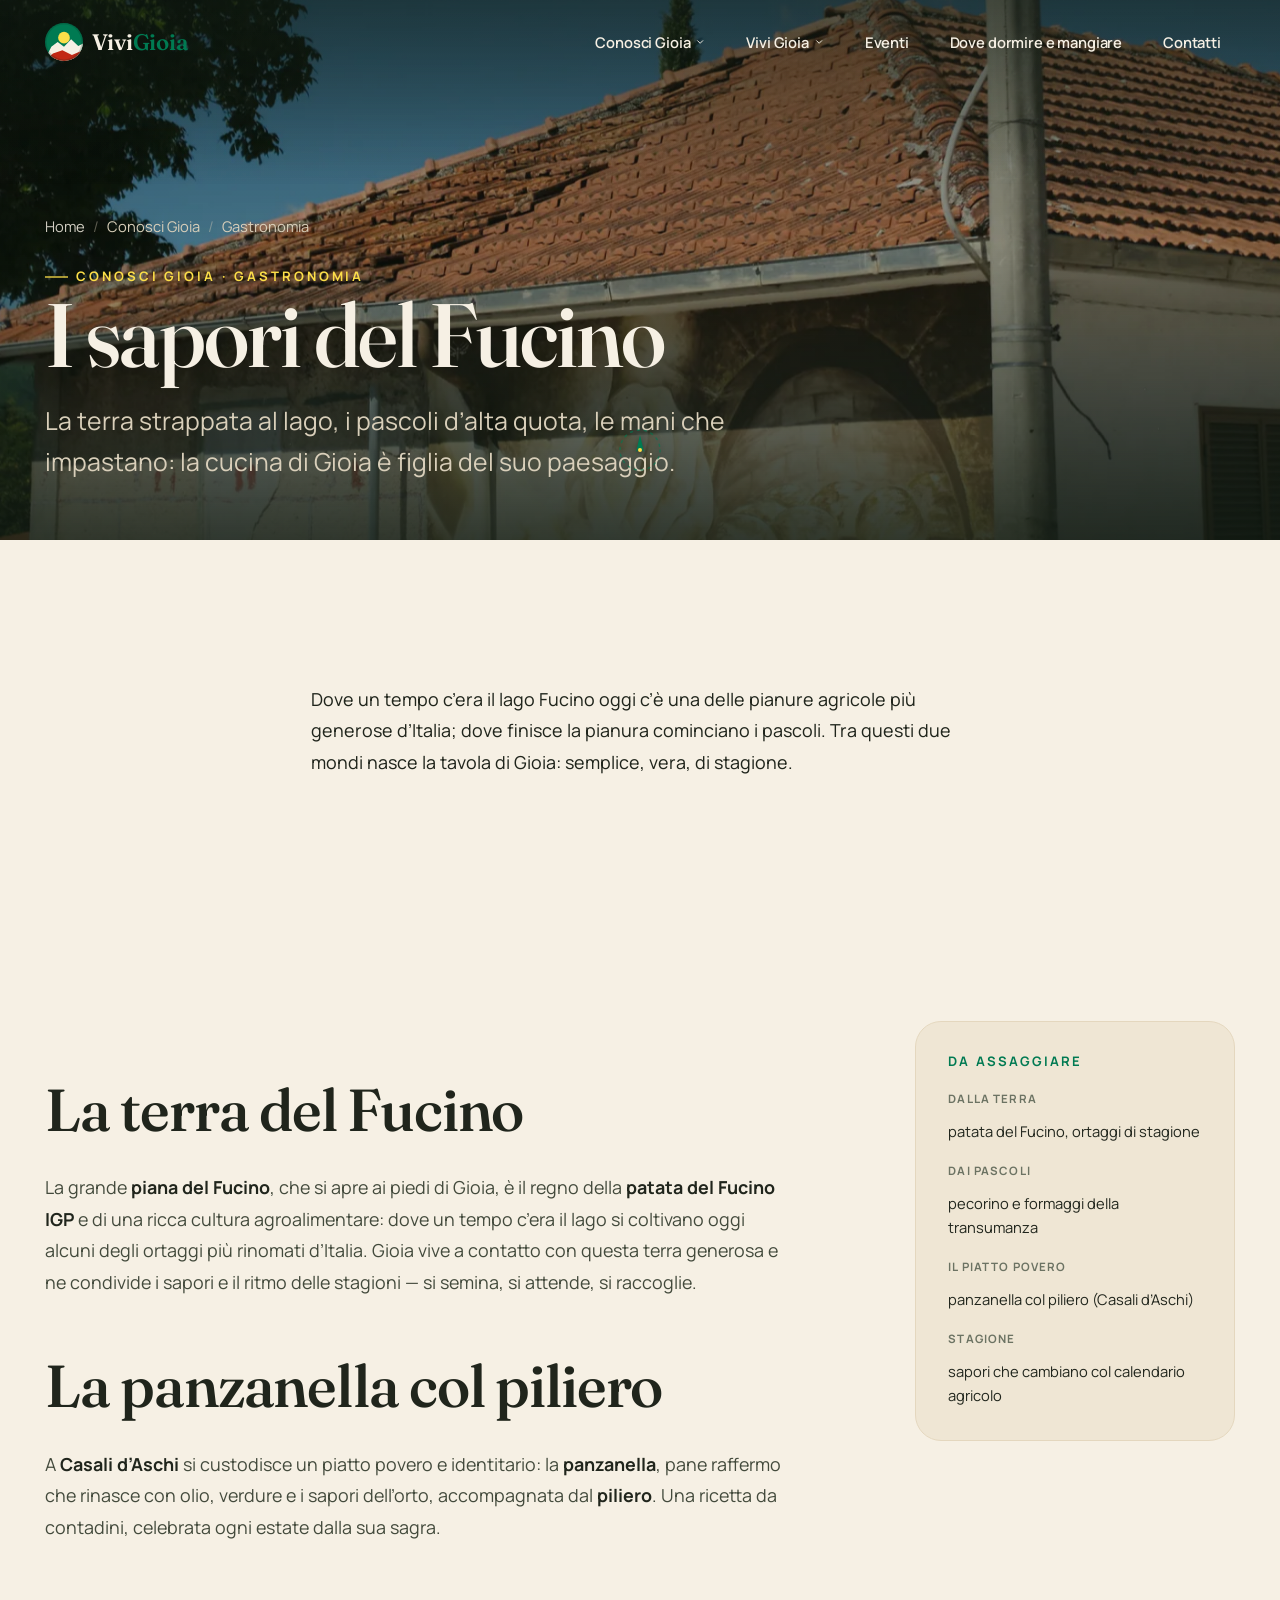
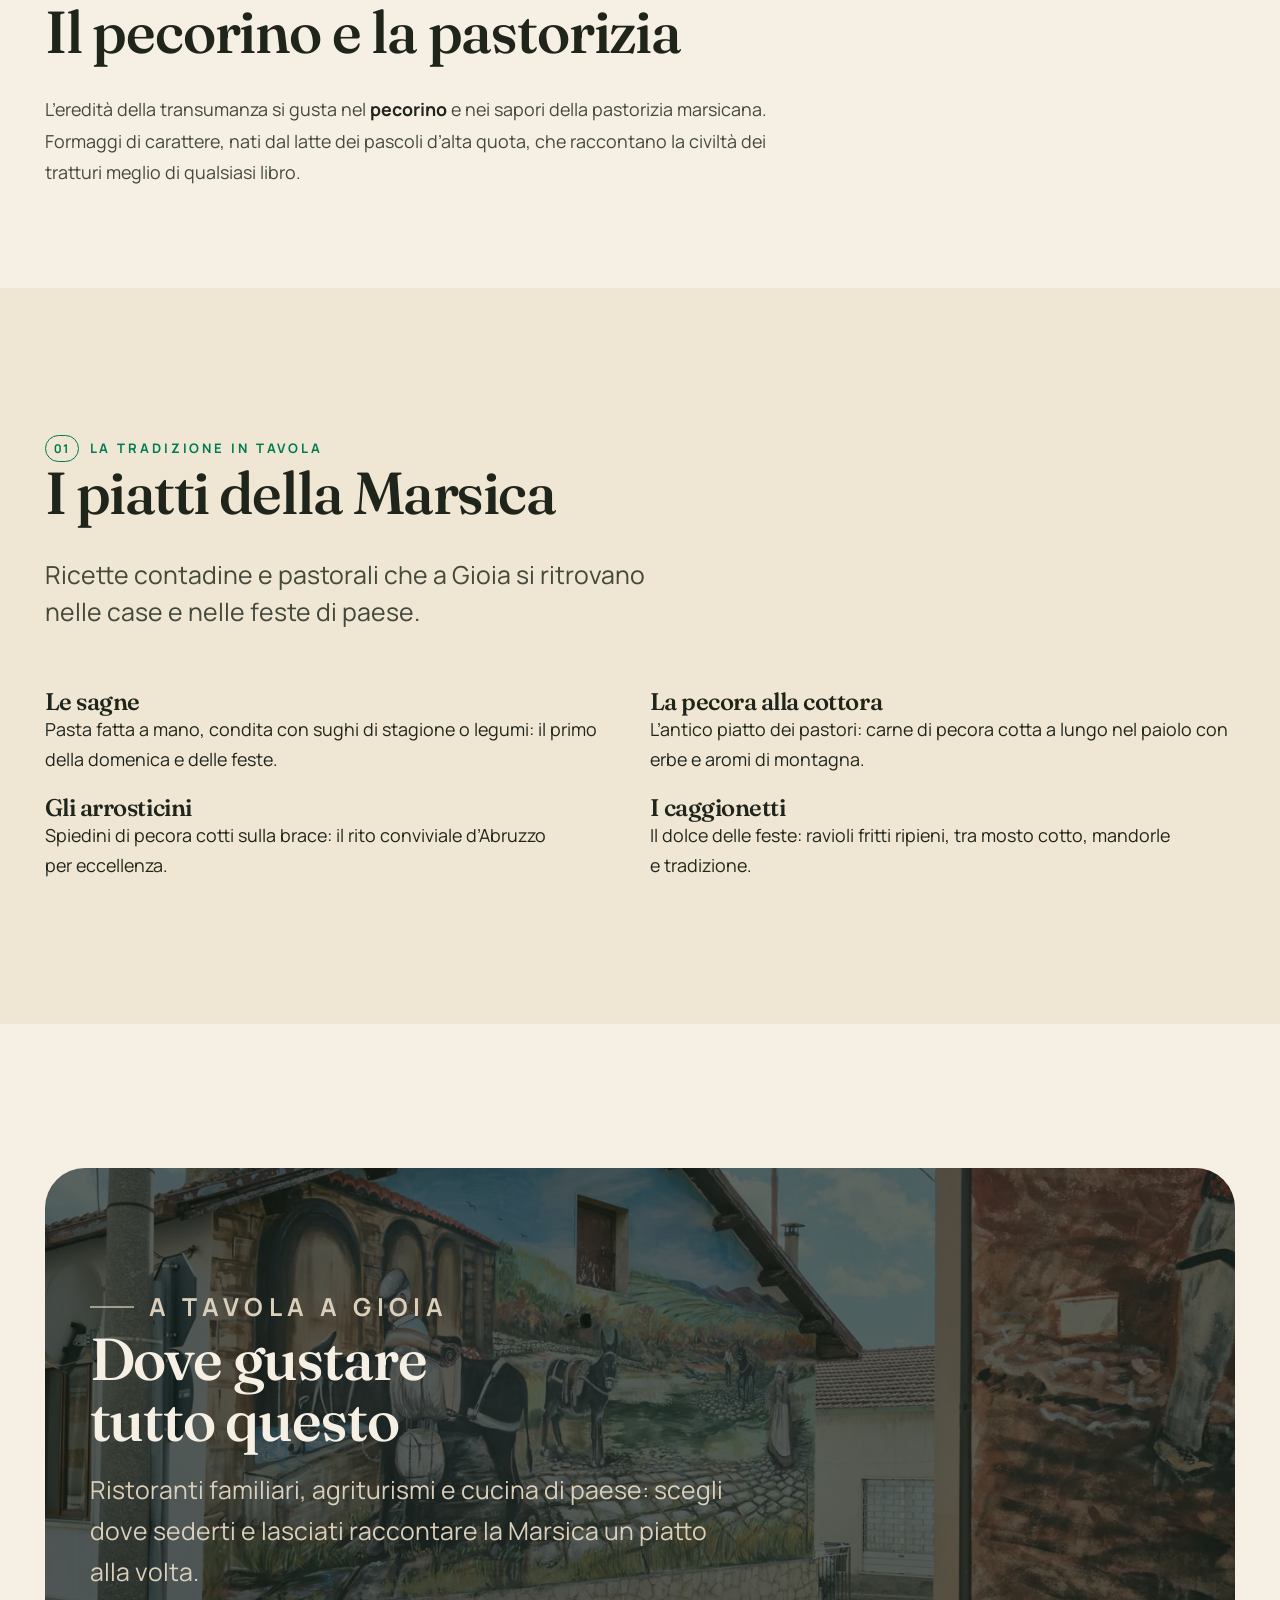
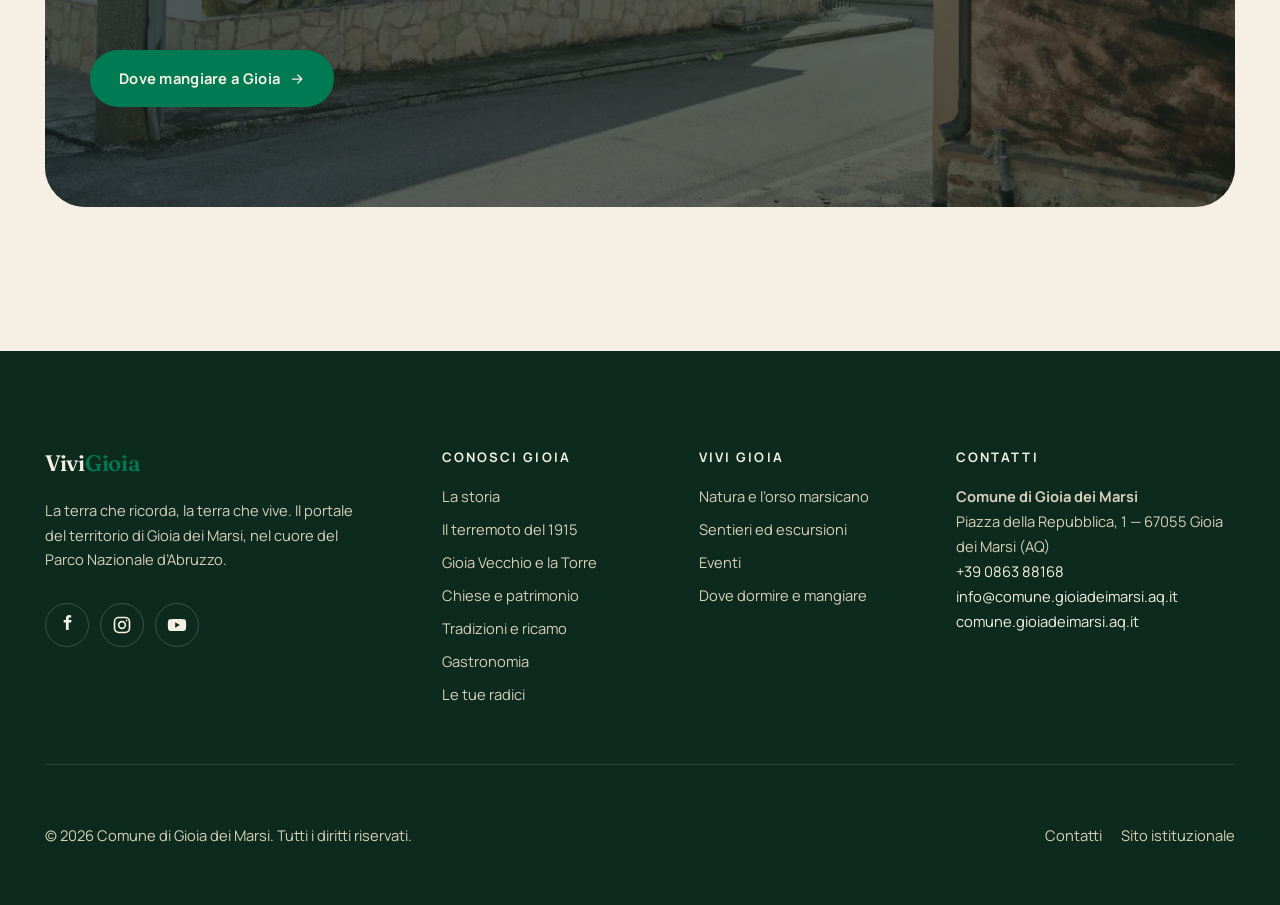
<file: gastronomia.html>
<!doctype html>
<html lang="it" class="no-js">
<head>
  <meta charset="utf-8">
  <meta name="viewport" content="width=device-width, initial-scale=1, viewport-fit=cover">
  <title>Gastronomia — ViviGioia</title>
  <meta name="description" content="I sapori della piana del Fucino e della Marsica: la patata del Fucino IGP, la panzanella col piliero di Casali d’Aschi, il pecorino della pastorizia e i piatti della tradizione contadina vissuti a Gioia dei Marsi.">
  <link rel="canonical" href="https://www.vivigioia.it/gastronomia.html">
  <meta name="theme-color" content="#2e4a34">
  <meta property="og:type" content="website">
  <meta property="og:locale" content="it_IT">
  <meta property="og:site_name" content="ViviGioia">
  <meta property="og:title" content="Gastronomia — ViviGioia">
  <meta property="og:description" content="I sapori della piana del Fucino e della Marsica: la patata del Fucino IGP, la panzanella col piliero di Casali d’Aschi, il pecorino della pastorizia e i piatti della tradizione contadina vissuti a Gioia dei Marsi.">
  <meta property="og:url" content="https://www.vivigioia.it/gastronomia.html">
  <meta property="og:image" content="https://www.vivigioia.it/assets/img/fotogioia-9-1600.webp">
  <meta name="twitter:card" content="summary_large_image">
  <link rel="icon" href="assets/img/favicon.svg" type="image/svg+xml">
  <link rel="icon" href="assets/img/favicon-32.png" sizes="32x32">
  <link rel="apple-touch-icon" href="assets/img/favicon-180.png">
  <link rel="manifest" href="site.webmanifest">
  <link rel="preload" as="font" type="font/woff2" href="assets/font/fraunces-normal.woff2" crossorigin>
  <link rel="preload" as="font" type="font/woff2" href="assets/font/manrope.woff2" crossorigin>
  <link rel="preload" as="image" href="assets/img/fotogioia-9-1600.webp" imagesrcset="assets/img/fotogioia-9-480.webp 480w, assets/img/fotogioia-9-960.webp 960w, assets/img/fotogioia-9-1600.webp 1600w" imagesizes="100vw">
  <link rel="stylesheet" href="assets/css/main.css">
  
  <script>document.documentElement.classList.remove('no-js');document.documentElement.classList.add('js');</script>
  
</head>
<body>
  <a class="skip-link" href="#main">Vai al contenuto</a>
  <header class="site-header" data-theme="light" data-scrolled="false">
    <div class="site-header__inner">
      <a class="brand" href="index.html" aria-label="ViviGioia — home">
        <svg class="brand__mark" viewBox="0 0 48 48" xmlns="http://www.w3.org/2000/svg" aria-hidden="true"><defs><clipPath id="m"><circle cx="24" cy="24" r="24"/></clipPath></defs><g clip-path="url(#m)"><rect width="48" height="48" fill="#007a52"/><circle cx="24" cy="18.5" r="7.4" fill="#fcdf49"/><path d="M-2 50 8 30l8-6 8 6 9-9.5 9 8.5 8-4v25Z" fill="#f6f0e4"/><path d="M-2 50 10 38.5l12-4 12 6 16-7v16.5Z" fill="#c22714"/></g><circle cx="24" cy="24" r="23" fill="none" stroke="#0c2a1e" stroke-opacity=".2" stroke-width="2"/></svg>
        <span class="brand__name">Vivi<b>Gioia</b></span>
      </a>
      <nav class="nav" id="menu" aria-label="Navigazione principale">
        <div class="nav__group" data-open="false">
          <button class="nav__parent" aria-expanded="false">Conosci Gioia <svg class="chev" viewBox="0 0 24 24" width="16" height="16" fill="none" stroke="currentColor" stroke-width="2.2" stroke-linecap="round" stroke-linejoin="round" aria-hidden="true"><path d="m6 9 6 6 6-6"/></svg></button>
          <div class="nav__sub"><div class="nav__sub-inner">
            <a href="storia.html"><span class="nav__ico" aria-hidden="true"><svg viewBox="0 0 24 24" fill="none" stroke="currentColor" stroke-width="1.7" stroke-linecap="round" stroke-linejoin="round"><path d="M4 19V5a2 2 0 0 1 2-2h12v16H6a2 2 0 0 0-2 2z"/><path d="M6 19h12"/><path d="M9 7h6M9 10h6"/></svg></span><span>La storia</span></a>
            <a href="terremoto-1915.html"><span class="nav__ico" aria-hidden="true"><svg viewBox="0 0 24 24" fill="none" stroke="currentColor" stroke-width="1.7" stroke-linecap="round" stroke-linejoin="round"><path d="M2 12h4l2-7 3 14 2-9 2 5 2-3h5"/></svg></span><span>Il terremoto del 1915</span></a>
            <a href="gioia-vecchio.html"><span class="nav__ico" aria-hidden="true"><svg viewBox="0 0 24 24" fill="none" stroke="currentColor" stroke-width="1.7" stroke-linecap="round" stroke-linejoin="round"><path d="M8 21V8L6 7V3h3v2h2V3h3v2h2v2l-2 1v13"/><path d="M5 21h14"/><path d="M10 21v-4h4v4"/></svg></span><span>Gioia Vecchio e la Torre</span></a>
            <a href="patrimonio.html"><span class="nav__ico" aria-hidden="true"><svg viewBox="0 0 24 24" fill="none" stroke="currentColor" stroke-width="1.7" stroke-linecap="round" stroke-linejoin="round"><path d="M12 2v5M10 4h4"/><path d="M5 21V11l7-4 7 4v10"/><path d="M9.5 21v-4a2.5 2.5 0 0 1 5 0v4"/></svg></span><span>Chiese e patrimonio</span></a>
            <a href="tradizioni.html"><span class="nav__ico" aria-hidden="true"><svg viewBox="0 0 24 24" fill="none" stroke="currentColor" stroke-width="1.7" stroke-linecap="round" stroke-linejoin="round"><path d="M20 4 10 14"/><path d="M14 5.5 18.5 10"/><path d="M10 14c-1.5 1.5-3 2.2-5 2.5C5.3 14.5 6 13 7.5 11.5"/><circle cx="5" cy="19" r="1.5"/></svg></span><span>Tradizioni e ricamo</span></a>
            <a href="gastronomia.html"><span class="nav__ico" aria-hidden="true"><svg viewBox="0 0 24 24" fill="none" stroke="currentColor" stroke-width="1.7" stroke-linecap="round" stroke-linejoin="round"><path d="M6 3v8a2 2 0 0 0 4 0V3M8 11v10"/><path d="M16 3c-1.5 0-2.5 1.5-2.5 4S15 11 16 11s2.5-1.5 2.5-4S17.5 3 16 3zM16 11v10"/></svg></span><span>Gastronomia</span></a>
            <a href="radici.html"><span class="nav__ico" aria-hidden="true"><svg viewBox="0 0 24 24" fill="none" stroke="currentColor" stroke-width="1.7" stroke-linecap="round" stroke-linejoin="round"><path d="M12 3v9"/><path d="M12 12c0 3-2.5 4-5 6M12 12c0 3 2.5 4 5 6M12 12c0 2-1 3.5-1 6M9 7.5h6"/></svg></span><span>Le tue radici</span></a>
          </div></div>
        </div>
        <div class="nav__group" data-open="false">
          <button class="nav__parent" aria-expanded="false">Vivi Gioia <svg class="chev" viewBox="0 0 24 24" width="16" height="16" fill="none" stroke="currentColor" stroke-width="2.2" stroke-linecap="round" stroke-linejoin="round" aria-hidden="true"><path d="m6 9 6 6 6-6"/></svg></button>
          <div class="nav__sub"><div class="nav__sub-inner">
            <a href="natura.html"><span class="nav__ico" aria-hidden="true"><svg viewBox="0 0 24 24" fill="none" stroke="currentColor" stroke-width="1.6" stroke-linecap="round" stroke-linejoin="round"><circle cx="12" cy="14" r="6"/><circle cx="6.5" cy="7.5" r="2"/><circle cx="17.5" cy="7.5" r="2"/><circle cx="10" cy="13" r=".6" fill="currentColor"/><circle cx="14" cy="13" r=".6" fill="currentColor"/><path d="M11 16h2"/></svg></span><span>Natura e l’orso marsicano</span></a>
            <a href="sentieri.html"><span class="nav__ico" aria-hidden="true"><svg viewBox="0 0 24 24" fill="none" stroke="currentColor" stroke-width="1.7" stroke-linecap="round" stroke-linejoin="round"><path d="M7 20c-2 0-3-1.5-3-3s1-2.5 3-3 4-1 4-3-1-2.5-3-3"/><circle cx="9" cy="5" r="1"/><circle cx="14" cy="11" r="1"/><circle cx="9" cy="17" r="1"/><circle cx="18" cy="19" r="1"/></svg></span><span>Sentieri ed escursioni</span></a>
          </div></div>
        </div>
        <div class="nav__group"><a class="nav__link" href="eventi.html">Eventi</a></div>
        <div class="nav__group"><a class="nav__link" href="ricettivita.html">Dove dormire e mangiare</a></div>
        <div class="nav__group"><a class="nav__link" href="contatti.html">Contatti</a></div>
        <a class="btn btn--primary nav__cta" href="contatti.html">Pianifica la visita <svg class="btn__icon" viewBox="0 0 24 24" fill="none" stroke="currentColor" stroke-width="2" stroke-linecap="round" stroke-linejoin="round" aria-hidden="true"><path d="M5 12h14M13 6l6 6-6 6"/></svg></a>
        <div class="nav__meta">
          <span>Comune di Gioia dei Marsi</span>
          <span class="nav__lang in-panel"><span aria-current="page">IT</span><span aria-hidden="true">·</span><span style="opacity:.5" title="Versione inglese in arrivo">EN</span></span>
        </div>
      </nav>
      <button class="nav__toggle" aria-label="Apri il menu" aria-expanded="false" aria-controls="menu">
        <span></span><span></span><span></span>
      </button>
    </div>
  </header>
  <div class="cursor" data-cursor aria-hidden="true">
    <svg class="cursor__ring" viewBox="0 0 44 44"><circle cx="22" cy="22" r="20" fill="none" stroke="currentColor" stroke-width="1.5" stroke-dasharray="2 5" stroke-linecap="round"/></svg>
    <svg class="cursor__needle" viewBox="0 0 44 44"><path d="M22 7 L26 24 L22 20 L18 24 Z" fill="currentColor"/></svg>
    <span class="cursor__dot"></span>
  </div>
  <main id="main">

    <section class="page-hero" data-hero-sentinel>
      <div class="page-hero__media"><picture>
  <source type="image/webp" srcset="assets/img/fotogioia-9-480.webp 480w, assets/img/fotogioia-9-960.webp 960w, assets/img/fotogioia-9-1600.webp 1600w" sizes="100vw">
  <img src="assets/img/fotogioia-9-1600.jpg" width="3337" height="5005" alt="Murale della panificazione tradizionale" loading="eager" decoding="async" fetchpriority="high">
</picture></div>
      <div class="page-hero__inner">
        <ol class="breadcrumb"><li><a href="index.html">Home</a></li><li><span aria-current="page">Conosci Gioia</span></li><li><span aria-current="page">Gastronomia</span></li></ol>
        <p class="kicker kicker--light">Conosci Gioia · Gastronomia</p>
        <h1 class="page-hero__title">I sapori del Fucino</h1>
        <p class="page-hero__sub">La terra strappata al lago, i pascoli d’alta quota, le mani che impastano: la cucina di Gioia è figlia del suo paesaggio.</p>
      </div>
    </section>
    <section class="section">
      <div class="container container--narrow prose reveal">
        <p class="lead">Dove un tempo c’era il lago Fucino oggi c’è una delle pianure agricole più generose d’Italia; dove finisce la pianura cominciano i pascoli. Tra questi due mondi nasce la tavola di Gioia: semplice, vera, di stagione.</p>
      </div>
    </section>

    <section class="section--tight">
      <div class="container page-content-grid">
        <div class="prose reveal">
          <h2>La terra del Fucino</h2>
          <p>La grande <strong>piana del Fucino</strong>, che si apre ai piedi di Gioia, è il regno della <strong>patata del Fucino IGP</strong> e di una ricca cultura agroalimentare: dove un tempo c’era il lago si coltivano oggi alcuni degli ortaggi più rinomati d’Italia. Gioia vive a contatto con questa terra generosa e ne condivide i sapori e il ritmo delle stagioni — si semina, si attende, si raccoglie.</p>

          <h2>La panzanella col piliero</h2>
          <p>A <strong>Casali d’Aschi</strong> si custodisce un piatto povero e identitario: la <strong>panzanella</strong>, pane raffermo che rinasce con olio, verdure e i sapori dell’orto, accompagnata dal <strong>piliero</strong>. Una ricetta da contadini, celebrata ogni estate dalla sua sagra.</p>

          <h2>Il pecorino e la pastorizia</h2>
          <p>L’eredità della transumanza si gusta nel <strong>pecorino</strong> e nei sapori della pastorizia marsicana. Formaggi di carattere, nati dal latte dei pascoli d’alta quota, che raccontano la civiltà dei tratturi meglio di qualsiasi libro.</p>
        </div>
        <div class="reveal">
          <aside class="factbox"><h4>Da assaggiare</h4><dl><dt>Dalla terra</dt><dd>patata del Fucino, ortaggi di stagione</dd><dt>Dai pascoli</dt><dd>pecorino e formaggi della transumanza</dd><dt>Il piatto povero</dt><dd>panzanella col piliero (Casali d’Aschi)</dd><dt>Stagione</dt><dd>sapori che cambiano col calendario agricolo</dd></dl></aside>
        </div>
      </div>
    </section>

    <section class="section bg-paper-2">
      <div class="container">
        <div class="section-head reveal">
          <p class="kicker">La tradizione in tavola</p>
          <h2>I piatti della Marsica</h2>
          <p class="lead">Ricette contadine e pastorali che a Gioia si ritrovano nelle case e nelle feste di paese.</p>
        </div>
        <ul class="cardgrid cardgrid--2 reveal-stagger" style="gap:var(--space-s)">
          <li class="reveal"><h4>Le sagne</h4><p>Pasta fatta a mano, condita con sughi di stagione o legumi: il primo della domenica e delle feste.</p></li>
          <li class="reveal"><h4>La pecora alla cottora</h4><p>L’antico piatto dei pastori: carne di pecora cotta a lungo nel paiolo con erbe e aromi di montagna.</p></li>
          <li class="reveal"><h4>Gli arrosticini</h4><p>Spiedini di pecora cotti sulla brace: il rito conviviale d’Abruzzo per eccellenza.</p></li>
          <li class="reveal"><h4>I caggionetti</h4><p>Il dolce delle feste: ravioli fritti ripieni, tra mosto cotto, mandorle e tradizione.</p></li>
        </ul>
      </div>
    </section>

    <section class="section"><div class="container"><div class="cta-strip reveal">
    <div class="cta-strip__media"><picture>
  <source type="image/webp" srcset="assets/img/fotogioia-78-480.webp 480w, assets/img/fotogioia-78-960.webp 960w, assets/img/fotogioia-78-1600.webp 1600w" sizes="100vw">
  <img src="assets/img/fotogioia-78-1600.jpg" width="6069" height="4046" alt="Murale della transumanza con contadino e muli" loading="lazy" decoding="async" data-lqip style="background-image:url([data-uri]);background-size:cover;background-position:center">
</picture></div>
    <div class="cta-strip__inner">
      <p class="kicker kicker--light">A tavola a Gioia</p>
      <h2>Dove gustare tutto questo</h2>
      <p>Ristoranti familiari, agriturismi e cucina di paese: scegli dove sederti e lasciati raccontare la Marsica un piatto alla volta.</p>
      <div class="hero__actions"><a class="btn btn--primary" href="ricettivita.html">Dove mangiare a Gioia <svg class="btn__icon" viewBox="0 0 24 24" fill="none" stroke="currentColor" stroke-width="2" stroke-linecap="round" stroke-linejoin="round" aria-hidden="true"><path d="M5 12h14M13 6l6 6-6 6"/></svg></a></div>
    </div>
  </div></div></section>

  </main>
  <footer class="site-footer">
    <div class="container">
      <div class="footer__top">
        <div class="footer__brand">
          <a class="brand" href="index.html" aria-label="ViviGioia"><span class="brand__name">Vivi<b>Gioia</b></span></a>
          <p class="footer__tagline">La terra che ricorda, la terra che vive. Il portale del territorio di Gioia dei Marsi, nel cuore del Parco Nazionale d’Abruzzo.</p>
          <div class="footer__social">
            <a href="https://www.facebook.com/" aria-label="Facebook" target="_blank" rel="noopener"><svg viewBox="0 0 24 24" width="20" height="20" fill="currentColor" aria-hidden="true"><path d="M14 9h3l.5-3H14V4.5c0-.8.3-1.5 1.6-1.5H17V.2A22 22 0 0 0 14.7 0C12.3 0 10.7 1.4 10.7 4.1V6H8v3h2.7v9H14z"/></svg></a>
            <a href="https://www.instagram.com/" aria-label="Instagram" target="_blank" rel="noopener"><svg viewBox="0 0 24 24" width="20" height="20" fill="none" stroke="currentColor" stroke-width="2" aria-hidden="true"><rect x="3" y="3" width="18" height="18" rx="5"/><circle cx="12" cy="12" r="4"/><circle cx="17.5" cy="6.5" r="1" fill="currentColor" stroke="none"/></svg></a>
            <a href="https://www.youtube.com/" aria-label="YouTube" target="_blank" rel="noopener"><svg viewBox="0 0 24 24" width="20" height="20" fill="currentColor" aria-hidden="true"><path d="M23 12s0-3.4-.4-5a2.6 2.6 0 0 0-1.8-1.8C19 4.7 12 4.7 12 4.7s-7 0-8.8.5A2.6 2.6 0 0 0 1.4 7C1 8.6 1 12 1 12s0 3.4.4 5a2.6 2.6 0 0 0 1.8 1.8c1.8.5 8.8.5 8.8.5s7 0 8.8-.5A2.6 2.6 0 0 0 22.6 17c.4-1.6.4-5 .4-5ZM9.8 15.3V8.7l5.7 3.3z"/></svg></a>
          </div>
        </div>
        <div class="footer__col">
          <h4>Conosci Gioia</h4>
          <ul><li><a href="storia.html">La storia</a></li><li><a href="terremoto-1915.html">Il terremoto del 1915</a></li><li><a href="gioia-vecchio.html">Gioia Vecchio e la Torre</a></li><li><a href="patrimonio.html">Chiese e patrimonio</a></li><li><a href="tradizioni.html">Tradizioni e ricamo</a></li><li><a href="gastronomia.html">Gastronomia</a></li><li><a href="radici.html">Le tue radici</a></li></ul>
        </div>
        <div class="footer__col">
          <h4>Vivi Gioia</h4>
          <ul><li><a href="natura.html">Natura e l’orso marsicano</a></li><li><a href="sentieri.html">Sentieri ed escursioni</a></li><li><a href="eventi.html">Eventi</a></li><li><a href="ricettivita.html">Dove dormire e mangiare</a></li></ul>
        </div>
        <div class="footer__col">
          <h4>Contatti</h4>
          <div class="footer__contact">
            <strong>Comune di Gioia dei Marsi</strong><br>
            Piazza della Repubblica, 1 — 67055 Gioia dei Marsi (AQ)<br>
            <a href="tel:+39086388168">+39 0863 88168</a><br>
            <a href="mailto:info@comune.gioiadeimarsi.aq.it">info@comune.gioiadeimarsi.aq.it</a><br>
            <a href="https://comune.gioiadeimarsi.aq.it" target="_blank" rel="noopener">comune.gioiadeimarsi.aq.it</a>
          </div>
        </div>
      </div>
      <div class="footer__bottom">
        <span>© <span data-year>2026</span> Comune di Gioia dei Marsi. Tutti i diritti riservati.</span>
        <div class="footer__legal">
          <a href="contatti.html">Contatti</a>
          <a href="https://comune.gioiadeimarsi.aq.it" target="_blank" rel="noopener">Sito istituzionale</a>
        </div>
      </div>
    </div>
  </footer>  <script src="assets/js/vendor/gsap.min.js" defer></script>
  <script src="assets/js/vendor/ScrollTrigger.min.js" defer></script>
  <script src="assets/js/vendor/lenis.min.js" defer></script>
  <script src="assets/js/app.js" defer></script>
</body>
</html>
</file>
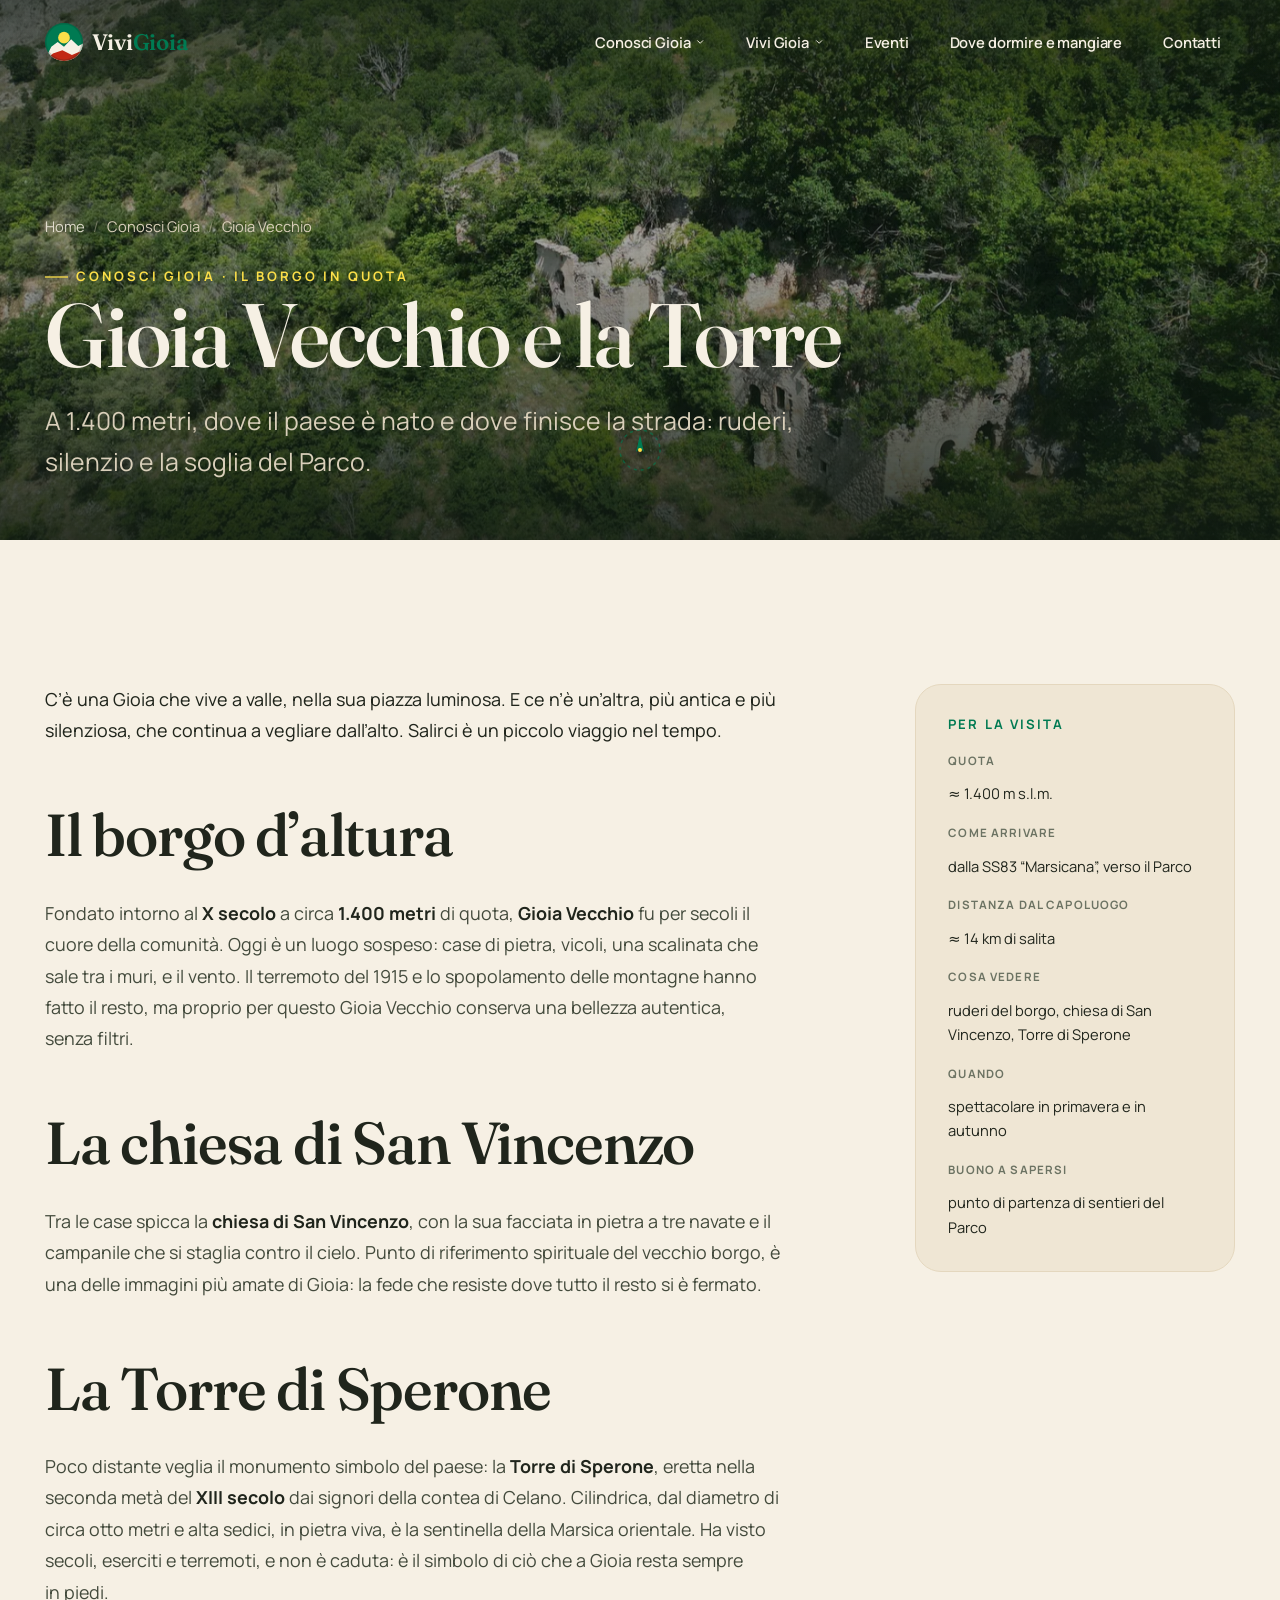
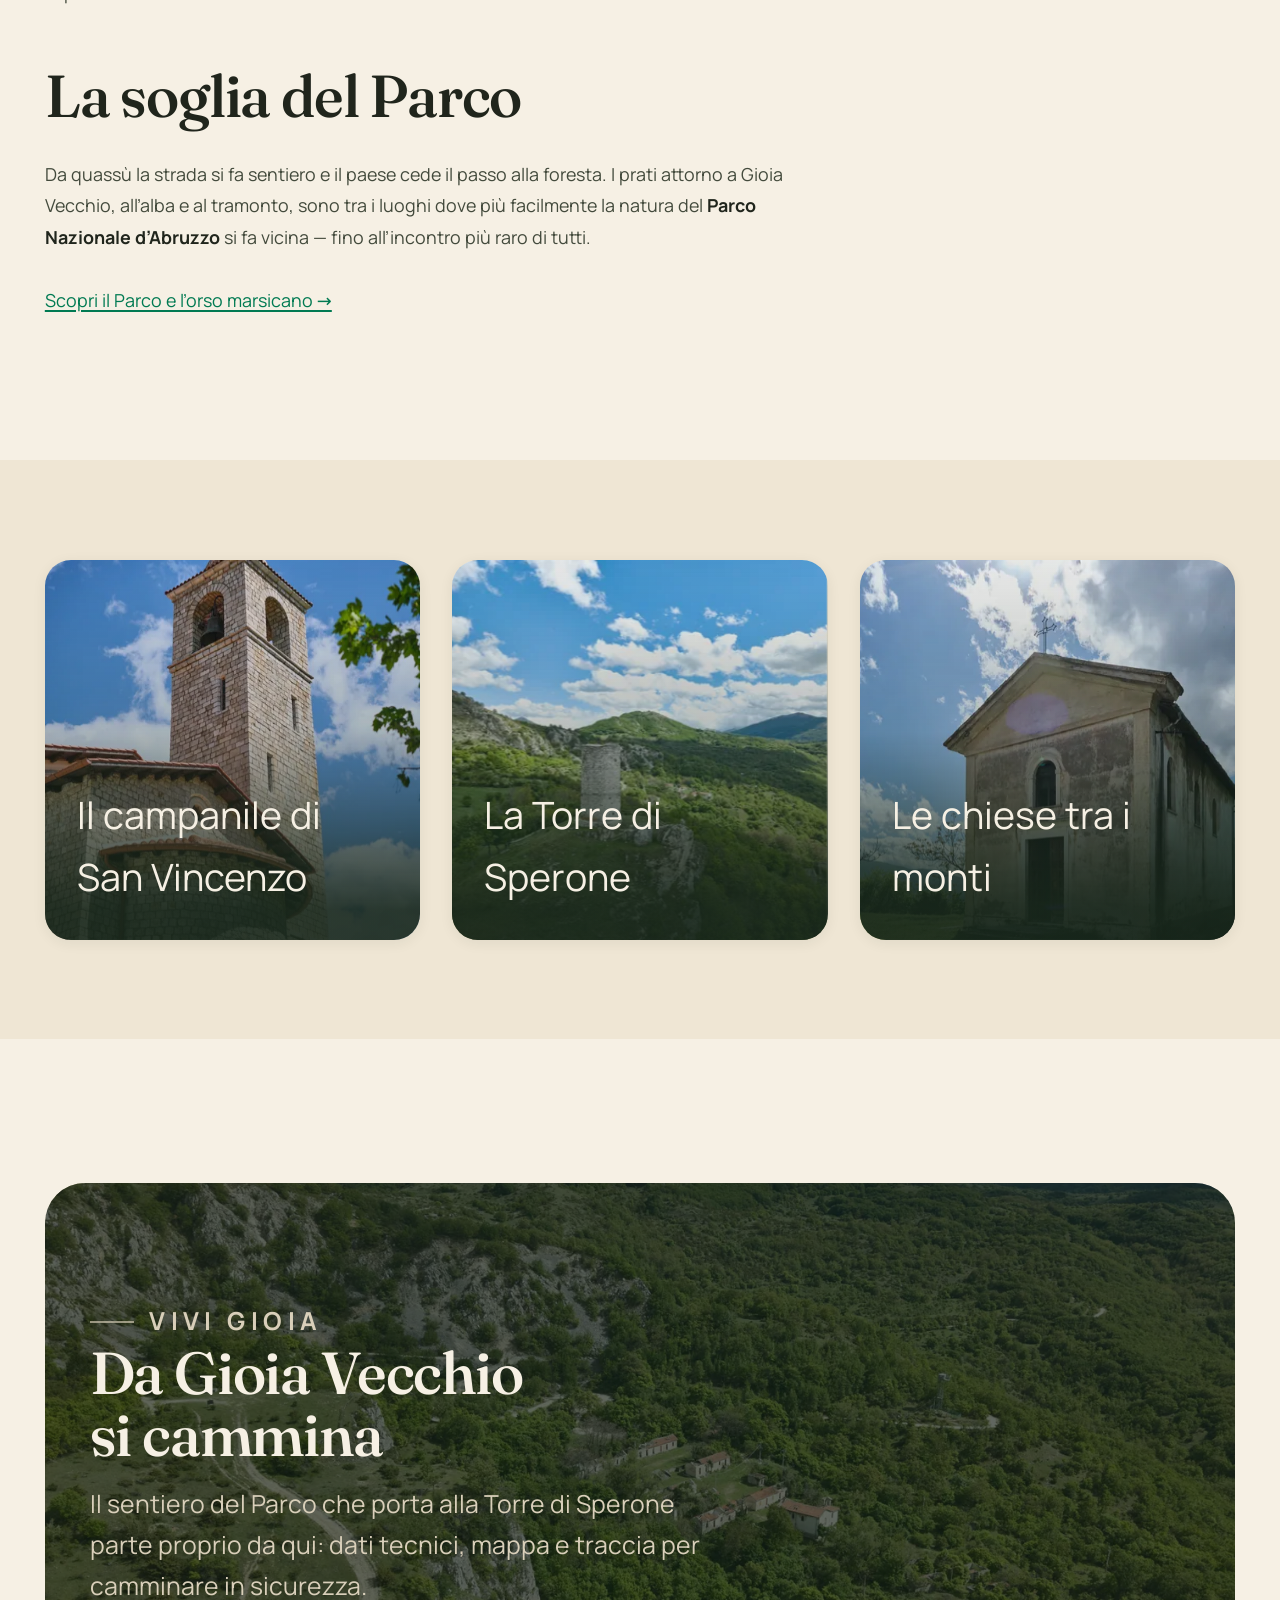
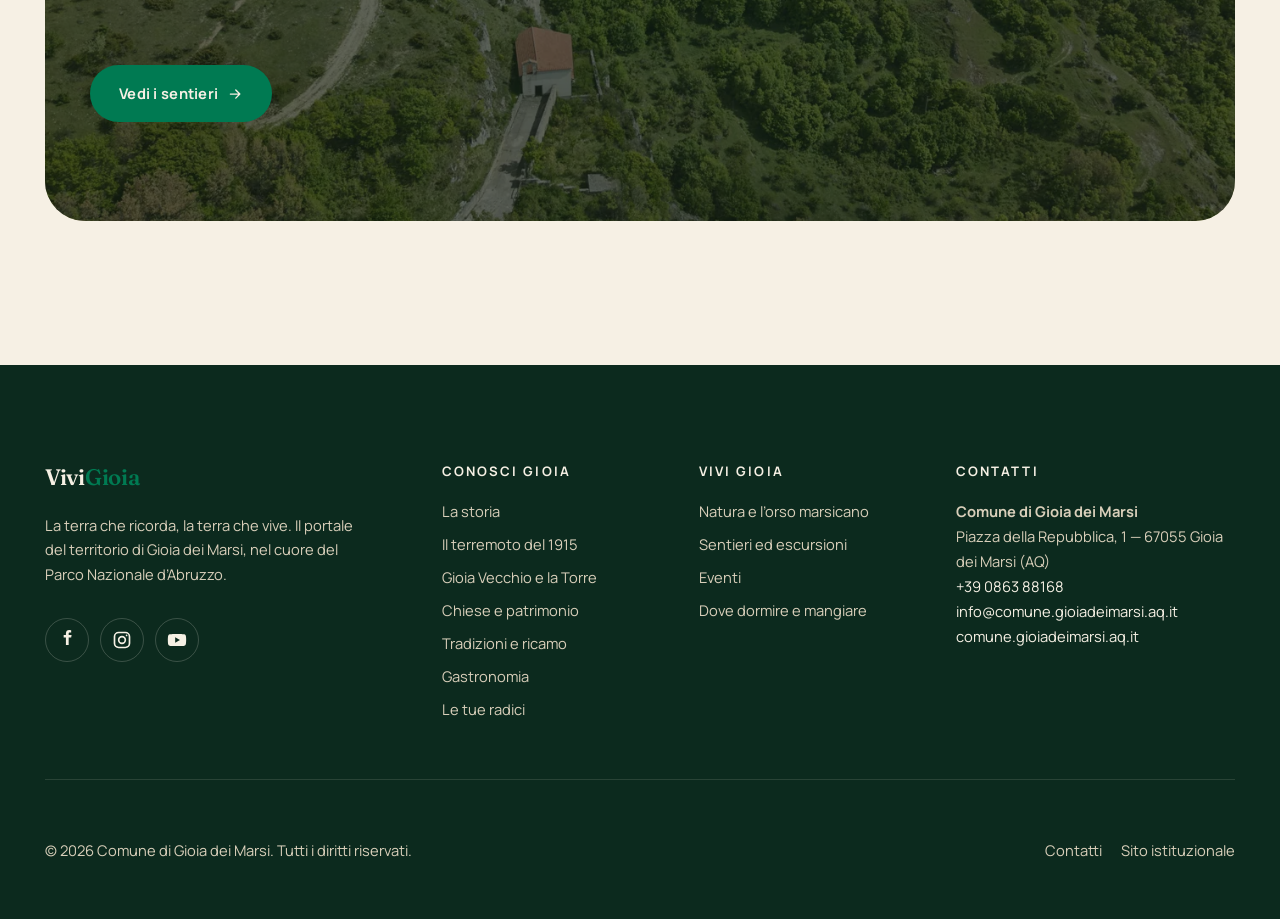
<file: gioia-vecchio.html>
<!doctype html>
<html lang="it" class="no-js">
<head>
  <meta charset="utf-8">
  <meta name="viewport" content="width=device-width, initial-scale=1, viewport-fit=cover">
  <title>Gioia Vecchio e la Torre di Sperone — ViviGioia</title>
  <meta name="description" content="Gioia Vecchio, il borgo d’altura a 1.400 metri tra i ruderi e il silenzio, e la Torre di Sperone del XIII secolo: la porta verso il Parco Nazionale d’Abruzzo e il regno dell’orso marsicano.">
  <link rel="canonical" href="https://www.vivigioia.it/gioia-vecchio.html">
  <meta name="theme-color" content="#2e4a34">
  <meta property="og:type" content="website">
  <meta property="og:locale" content="it_IT">
  <meta property="og:site_name" content="ViviGioia">
  <meta property="og:title" content="Gioia Vecchio e la Torre di Sperone — ViviGioia">
  <meta property="og:description" content="Gioia Vecchio, il borgo d’altura a 1.400 metri tra i ruderi e il silenzio, e la Torre di Sperone del XIII secolo: la porta verso il Parco Nazionale d’Abruzzo e il regno dell’orso marsicano.">
  <meta property="og:url" content="https://www.vivigioia.it/gioia-vecchio.html">
  <meta property="og:image" content="https://www.vivigioia.it/assets/img/drone-gioia-2-1600.webp">
  <meta name="twitter:card" content="summary_large_image">
  <link rel="icon" href="assets/img/favicon.svg" type="image/svg+xml">
  <link rel="icon" href="assets/img/favicon-32.png" sizes="32x32">
  <link rel="apple-touch-icon" href="assets/img/favicon-180.png">
  <link rel="manifest" href="site.webmanifest">
  <link rel="preload" as="font" type="font/woff2" href="assets/font/fraunces-normal.woff2" crossorigin>
  <link rel="preload" as="font" type="font/woff2" href="assets/font/manrope.woff2" crossorigin>
  <link rel="preload" as="image" href="assets/img/drone-gioia-2-1600.webp" imagesrcset="assets/img/drone-gioia-2-480.webp 480w, assets/img/drone-gioia-2-960.webp 960w, assets/img/drone-gioia-2-1600.webp 1600w" imagesizes="100vw">
  <link rel="stylesheet" href="assets/css/main.css">
  
  <script>document.documentElement.classList.remove('no-js');document.documentElement.classList.add('js');</script>
  
</head>
<body>
  <a class="skip-link" href="#main">Vai al contenuto</a>
  <header class="site-header" data-theme="light" data-scrolled="false">
    <div class="site-header__inner">
      <a class="brand" href="index.html" aria-label="ViviGioia — home">
        <svg class="brand__mark" viewBox="0 0 48 48" xmlns="http://www.w3.org/2000/svg" aria-hidden="true"><defs><clipPath id="m"><circle cx="24" cy="24" r="24"/></clipPath></defs><g clip-path="url(#m)"><rect width="48" height="48" fill="#007a52"/><circle cx="24" cy="18.5" r="7.4" fill="#fcdf49"/><path d="M-2 50 8 30l8-6 8 6 9-9.5 9 8.5 8-4v25Z" fill="#f6f0e4"/><path d="M-2 50 10 38.5l12-4 12 6 16-7v16.5Z" fill="#c22714"/></g><circle cx="24" cy="24" r="23" fill="none" stroke="#0c2a1e" stroke-opacity=".2" stroke-width="2"/></svg>
        <span class="brand__name">Vivi<b>Gioia</b></span>
      </a>
      <nav class="nav" id="menu" aria-label="Navigazione principale">
        <div class="nav__group" data-open="false">
          <button class="nav__parent" aria-expanded="false">Conosci Gioia <svg class="chev" viewBox="0 0 24 24" width="16" height="16" fill="none" stroke="currentColor" stroke-width="2.2" stroke-linecap="round" stroke-linejoin="round" aria-hidden="true"><path d="m6 9 6 6 6-6"/></svg></button>
          <div class="nav__sub"><div class="nav__sub-inner">
            <a href="storia.html"><span class="nav__ico" aria-hidden="true"><svg viewBox="0 0 24 24" fill="none" stroke="currentColor" stroke-width="1.7" stroke-linecap="round" stroke-linejoin="round"><path d="M4 19V5a2 2 0 0 1 2-2h12v16H6a2 2 0 0 0-2 2z"/><path d="M6 19h12"/><path d="M9 7h6M9 10h6"/></svg></span><span>La storia</span></a>
            <a href="terremoto-1915.html"><span class="nav__ico" aria-hidden="true"><svg viewBox="0 0 24 24" fill="none" stroke="currentColor" stroke-width="1.7" stroke-linecap="round" stroke-linejoin="round"><path d="M2 12h4l2-7 3 14 2-9 2 5 2-3h5"/></svg></span><span>Il terremoto del 1915</span></a>
            <a href="gioia-vecchio.html"><span class="nav__ico" aria-hidden="true"><svg viewBox="0 0 24 24" fill="none" stroke="currentColor" stroke-width="1.7" stroke-linecap="round" stroke-linejoin="round"><path d="M8 21V8L6 7V3h3v2h2V3h3v2h2v2l-2 1v13"/><path d="M5 21h14"/><path d="M10 21v-4h4v4"/></svg></span><span>Gioia Vecchio e la Torre</span></a>
            <a href="patrimonio.html"><span class="nav__ico" aria-hidden="true"><svg viewBox="0 0 24 24" fill="none" stroke="currentColor" stroke-width="1.7" stroke-linecap="round" stroke-linejoin="round"><path d="M12 2v5M10 4h4"/><path d="M5 21V11l7-4 7 4v10"/><path d="M9.5 21v-4a2.5 2.5 0 0 1 5 0v4"/></svg></span><span>Chiese e patrimonio</span></a>
            <a href="tradizioni.html"><span class="nav__ico" aria-hidden="true"><svg viewBox="0 0 24 24" fill="none" stroke="currentColor" stroke-width="1.7" stroke-linecap="round" stroke-linejoin="round"><path d="M20 4 10 14"/><path d="M14 5.5 18.5 10"/><path d="M10 14c-1.5 1.5-3 2.2-5 2.5C5.3 14.5 6 13 7.5 11.5"/><circle cx="5" cy="19" r="1.5"/></svg></span><span>Tradizioni e ricamo</span></a>
            <a href="gastronomia.html"><span class="nav__ico" aria-hidden="true"><svg viewBox="0 0 24 24" fill="none" stroke="currentColor" stroke-width="1.7" stroke-linecap="round" stroke-linejoin="round"><path d="M6 3v8a2 2 0 0 0 4 0V3M8 11v10"/><path d="M16 3c-1.5 0-2.5 1.5-2.5 4S15 11 16 11s2.5-1.5 2.5-4S17.5 3 16 3zM16 11v10"/></svg></span><span>Gastronomia</span></a>
            <a href="radici.html"><span class="nav__ico" aria-hidden="true"><svg viewBox="0 0 24 24" fill="none" stroke="currentColor" stroke-width="1.7" stroke-linecap="round" stroke-linejoin="round"><path d="M12 3v9"/><path d="M12 12c0 3-2.5 4-5 6M12 12c0 3 2.5 4 5 6M12 12c0 2-1 3.5-1 6M9 7.5h6"/></svg></span><span>Le tue radici</span></a>
          </div></div>
        </div>
        <div class="nav__group" data-open="false">
          <button class="nav__parent" aria-expanded="false">Vivi Gioia <svg class="chev" viewBox="0 0 24 24" width="16" height="16" fill="none" stroke="currentColor" stroke-width="2.2" stroke-linecap="round" stroke-linejoin="round" aria-hidden="true"><path d="m6 9 6 6 6-6"/></svg></button>
          <div class="nav__sub"><div class="nav__sub-inner">
            <a href="natura.html"><span class="nav__ico" aria-hidden="true"><svg viewBox="0 0 24 24" fill="none" stroke="currentColor" stroke-width="1.6" stroke-linecap="round" stroke-linejoin="round"><circle cx="12" cy="14" r="6"/><circle cx="6.5" cy="7.5" r="2"/><circle cx="17.5" cy="7.5" r="2"/><circle cx="10" cy="13" r=".6" fill="currentColor"/><circle cx="14" cy="13" r=".6" fill="currentColor"/><path d="M11 16h2"/></svg></span><span>Natura e l’orso marsicano</span></a>
            <a href="sentieri.html"><span class="nav__ico" aria-hidden="true"><svg viewBox="0 0 24 24" fill="none" stroke="currentColor" stroke-width="1.7" stroke-linecap="round" stroke-linejoin="round"><path d="M7 20c-2 0-3-1.5-3-3s1-2.5 3-3 4-1 4-3-1-2.5-3-3"/><circle cx="9" cy="5" r="1"/><circle cx="14" cy="11" r="1"/><circle cx="9" cy="17" r="1"/><circle cx="18" cy="19" r="1"/></svg></span><span>Sentieri ed escursioni</span></a>
          </div></div>
        </div>
        <div class="nav__group"><a class="nav__link" href="eventi.html">Eventi</a></div>
        <div class="nav__group"><a class="nav__link" href="ricettivita.html">Dove dormire e mangiare</a></div>
        <div class="nav__group"><a class="nav__link" href="contatti.html">Contatti</a></div>
        <a class="btn btn--primary nav__cta" href="contatti.html">Pianifica la visita <svg class="btn__icon" viewBox="0 0 24 24" fill="none" stroke="currentColor" stroke-width="2" stroke-linecap="round" stroke-linejoin="round" aria-hidden="true"><path d="M5 12h14M13 6l6 6-6 6"/></svg></a>
        <div class="nav__meta">
          <span>Comune di Gioia dei Marsi</span>
          <span class="nav__lang in-panel"><span aria-current="page">IT</span><span aria-hidden="true">·</span><span style="opacity:.5" title="Versione inglese in arrivo">EN</span></span>
        </div>
      </nav>
      <button class="nav__toggle" aria-label="Apri il menu" aria-expanded="false" aria-controls="menu">
        <span></span><span></span><span></span>
      </button>
    </div>
  </header>
  <div class="cursor" data-cursor aria-hidden="true">
    <svg class="cursor__ring" viewBox="0 0 44 44"><circle cx="22" cy="22" r="20" fill="none" stroke="currentColor" stroke-width="1.5" stroke-dasharray="2 5" stroke-linecap="round"/></svg>
    <svg class="cursor__needle" viewBox="0 0 44 44"><path d="M22 7 L26 24 L22 20 L18 24 Z" fill="currentColor"/></svg>
    <span class="cursor__dot"></span>
  </div>
  <main id="main">

    <section class="page-hero" data-hero-sentinel>
      <div class="page-hero__media"><picture>
  <source type="image/webp" srcset="assets/img/drone-gioia-2-480.webp 480w, assets/img/drone-gioia-2-960.webp 960w, assets/img/drone-gioia-2-1600.webp 1600w" sizes="100vw">
  <img src="assets/img/drone-gioia-2-1600.jpg" width="4032" height="3024" alt="Veduta aerea dei ruderi di Gioia Vecchio immersi nel verde" loading="eager" decoding="async" fetchpriority="high">
</picture></div>
      <div class="page-hero__inner">
        <ol class="breadcrumb"><li><a href="index.html">Home</a></li><li><span aria-current="page">Conosci Gioia</span></li><li><span aria-current="page">Gioia Vecchio</span></li></ol>
        <p class="kicker kicker--light">Conosci Gioia · Il borgo in quota</p>
        <h1 class="page-hero__title">Gioia Vecchio e la Torre</h1>
        <p class="page-hero__sub">A 1.400 metri, dove il paese è nato e dove finisce la strada: ruderi, silenzio e la soglia del Parco.</p>
      </div>
    </section>
    <section class="section">
      <div class="container page-content-grid">
        <div class="prose reveal">
          <p class="lead">C’è una Gioia che vive a valle, nella sua piazza luminosa. E ce n’è un’altra, più antica e più silenziosa, che continua a vegliare dall’alto. Salirci è un piccolo viaggio nel tempo.</p>

          <h2>Il borgo d’altura</h2>
          <p>Fondato intorno al <strong>X secolo</strong> a circa <strong>1.400 metri</strong> di quota, <strong>Gioia Vecchio</strong> fu per secoli il cuore della comunità. Oggi è un luogo sospeso: case di pietra, vicoli, una scalinata che sale tra i muri, e il vento. Il terremoto del 1915 e lo spopolamento delle montagne hanno fatto il resto, ma proprio per questo Gioia Vecchio conserva una bellezza autentica, senza filtri.</p>

          <h2>La chiesa di San Vincenzo</h2>
          <p>Tra le case spicca la <strong>chiesa di San Vincenzo</strong>, con la sua facciata in pietra a tre navate e il campanile che si staglia contro il cielo. Punto di riferimento spirituale del vecchio borgo, è una delle immagini più amate di Gioia: la fede che resiste dove tutto il resto si è fermato.</p>

          <h2>La Torre di Sperone</h2>
          <p>Poco distante veglia il monumento simbolo del paese: la <strong>Torre di Sperone</strong>, eretta nella seconda metà del <strong>XIII secolo</strong> dai signori della contea di Celano. Cilindrica, dal diametro di circa otto metri e alta sedici, in pietra viva, è la sentinella della Marsica orientale. Ha visto secoli, eserciti e terremoti, e non è caduta: è il simbolo di ciò che a Gioia resta sempre in piedi.</p>

          <h2>La soglia del Parco</h2>
          <p>Da quassù la strada si fa sentiero e il paese cede il passo alla foresta. I prati attorno a Gioia Vecchio, all’alba e al tramonto, sono tra i luoghi dove più facilmente la natura del <strong>Parco Nazionale d’Abruzzo</strong> si fa vicina — fino all’incontro più raro di tutti.</p>
          <p><a href="natura.html">Scopri il Parco e l’orso marsicano →</a></p>
        </div>
        <div class="reveal">
          <aside class="factbox"><h4>Per la visita</h4><dl><dt>Quota</dt><dd>≈ 1.400 m s.l.m.</dd><dt>Come arrivare</dt><dd>dalla SS83 “Marsicana”, verso il Parco</dd><dt>Distanza dal capoluogo</dt><dd>≈ 14 km di salita</dd><dt>Cosa vedere</dt><dd>ruderi del borgo, chiesa di San Vincenzo, Torre di Sperone</dd><dt>Quando</dt><dd>spettacolare in primavera e in autunno</dd><dt>Buono a sapersi</dt><dd>punto di partenza di sentieri del Parco</dd></dl></aside>
        </div>
      </div>
    </section>

    <section class="section--tight bg-paper-2">
      <div class="container">
        <div class="cardgrid cardgrid--3 reveal-stagger">
          <figure class="feature-card" style="min-height:380px">
            <div class="feature-card__media"><picture>
  <source type="image/webp" srcset="assets/img/fotogioia-52-480.webp 480w, assets/img/fotogioia-52-960.webp 960w, assets/img/fotogioia-52-1600.webp 1600w" sizes="(min-width:1024px) 33vw, 100vw">
  <img src="assets/img/fotogioia-52-1600.jpg" width="4160" height="6240" alt="Il campanile in pietra della chiesa di San Vincenzo" loading="lazy" decoding="async" data-lqip style="background-image:url([data-uri]);background-size:cover;background-position:center">
</picture></div>
            <figcaption class="feature-card__title">Il campanile di San Vincenzo</figcaption>
          </figure>
          <figure class="feature-card" style="min-height:380px">
            <div class="feature-card__media"><picture>
  <source type="image/webp" srcset="assets/img/gioiadrone-14-480.webp 480w, assets/img/gioiadrone-14-960.webp 960w, assets/img/gioiadrone-14-1600.webp 1600w" sizes="(min-width:1024px) 33vw, 100vw">
  <img src="assets/img/gioiadrone-14-1600.jpg" width="8192" height="6144" alt="La Torre di Sperone sullo sperone roccioso" loading="lazy" decoding="async" data-lqip style="background-image:url([data-uri]);background-size:cover;background-position:center">
</picture></div>
            <figcaption class="feature-card__title">La Torre di Sperone</figcaption>
          </figure>
          <figure class="feature-card" style="min-height:380px">
            <div class="feature-card__media"><picture>
  <source type="image/webp" srcset="assets/img/fotogioia-60-480.webp 480w, assets/img/fotogioia-60-960.webp 960w, assets/img/fotogioia-60-1600.webp 1600w" sizes="(min-width:1024px) 33vw, 100vw">
  <img src="assets/img/fotogioia-60-1600.jpg" width="3662" height="5493" alt="Piccola chiesa di campagna sotto il cielo della Marsica" loading="lazy" decoding="async" data-lqip style="background-image:url([data-uri]);background-size:cover;background-position:center">
</picture></div>
            <figcaption class="feature-card__title">Le chiese tra i monti</figcaption>
          </figure>
        </div>
      </div>
    </section>

    <section class="section"><div class="container"><div class="cta-strip reveal">
    <div class="cta-strip__media"><picture>
  <source type="image/webp" srcset="assets/img/gioiadrone-20-480.webp 480w, assets/img/gioiadrone-20-960.webp 960w, assets/img/gioiadrone-20-1600.webp 1600w" sizes="100vw">
  <img src="assets/img/gioiadrone-20-1600.jpg" width="8192" height="6144" alt="Sentiero bianco che sale verso ruderi e montagne" loading="lazy" decoding="async" data-lqip style="background-image:url([data-uri]);background-size:cover;background-position:center">
</picture></div>
    <div class="cta-strip__inner">
      <p class="kicker kicker--light">Vivi Gioia</p>
      <h2>Da Gioia Vecchio si cammina</h2>
      <p>Il sentiero del Parco che porta alla Torre di Sperone parte proprio da qui: dati tecnici, mappa e traccia per camminare in sicurezza.</p>
      <div class="hero__actions"><a class="btn btn--primary" href="sentieri.html">Vedi i sentieri <svg class="btn__icon" viewBox="0 0 24 24" fill="none" stroke="currentColor" stroke-width="2" stroke-linecap="round" stroke-linejoin="round" aria-hidden="true"><path d="M5 12h14M13 6l6 6-6 6"/></svg></a></div>
    </div>
  </div></div></section>

  </main>
  <footer class="site-footer">
    <div class="container">
      <div class="footer__top">
        <div class="footer__brand">
          <a class="brand" href="index.html" aria-label="ViviGioia"><span class="brand__name">Vivi<b>Gioia</b></span></a>
          <p class="footer__tagline">La terra che ricorda, la terra che vive. Il portale del territorio di Gioia dei Marsi, nel cuore del Parco Nazionale d’Abruzzo.</p>
          <div class="footer__social">
            <a href="https://www.facebook.com/" aria-label="Facebook" target="_blank" rel="noopener"><svg viewBox="0 0 24 24" width="20" height="20" fill="currentColor" aria-hidden="true"><path d="M14 9h3l.5-3H14V4.5c0-.8.3-1.5 1.6-1.5H17V.2A22 22 0 0 0 14.7 0C12.3 0 10.7 1.4 10.7 4.1V6H8v3h2.7v9H14z"/></svg></a>
            <a href="https://www.instagram.com/" aria-label="Instagram" target="_blank" rel="noopener"><svg viewBox="0 0 24 24" width="20" height="20" fill="none" stroke="currentColor" stroke-width="2" aria-hidden="true"><rect x="3" y="3" width="18" height="18" rx="5"/><circle cx="12" cy="12" r="4"/><circle cx="17.5" cy="6.5" r="1" fill="currentColor" stroke="none"/></svg></a>
            <a href="https://www.youtube.com/" aria-label="YouTube" target="_blank" rel="noopener"><svg viewBox="0 0 24 24" width="20" height="20" fill="currentColor" aria-hidden="true"><path d="M23 12s0-3.4-.4-5a2.6 2.6 0 0 0-1.8-1.8C19 4.7 12 4.7 12 4.7s-7 0-8.8.5A2.6 2.6 0 0 0 1.4 7C1 8.6 1 12 1 12s0 3.4.4 5a2.6 2.6 0 0 0 1.8 1.8c1.8.5 8.8.5 8.8.5s7 0 8.8-.5A2.6 2.6 0 0 0 22.6 17c.4-1.6.4-5 .4-5ZM9.8 15.3V8.7l5.7 3.3z"/></svg></a>
          </div>
        </div>
        <div class="footer__col">
          <h4>Conosci Gioia</h4>
          <ul><li><a href="storia.html">La storia</a></li><li><a href="terremoto-1915.html">Il terremoto del 1915</a></li><li><a href="gioia-vecchio.html">Gioia Vecchio e la Torre</a></li><li><a href="patrimonio.html">Chiese e patrimonio</a></li><li><a href="tradizioni.html">Tradizioni e ricamo</a></li><li><a href="gastronomia.html">Gastronomia</a></li><li><a href="radici.html">Le tue radici</a></li></ul>
        </div>
        <div class="footer__col">
          <h4>Vivi Gioia</h4>
          <ul><li><a href="natura.html">Natura e l’orso marsicano</a></li><li><a href="sentieri.html">Sentieri ed escursioni</a></li><li><a href="eventi.html">Eventi</a></li><li><a href="ricettivita.html">Dove dormire e mangiare</a></li></ul>
        </div>
        <div class="footer__col">
          <h4>Contatti</h4>
          <div class="footer__contact">
            <strong>Comune di Gioia dei Marsi</strong><br>
            Piazza della Repubblica, 1 — 67055 Gioia dei Marsi (AQ)<br>
            <a href="tel:+39086388168">+39 0863 88168</a><br>
            <a href="mailto:info@comune.gioiadeimarsi.aq.it">info@comune.gioiadeimarsi.aq.it</a><br>
            <a href="https://comune.gioiadeimarsi.aq.it" target="_blank" rel="noopener">comune.gioiadeimarsi.aq.it</a>
          </div>
        </div>
      </div>
      <div class="footer__bottom">
        <span>© <span data-year>2026</span> Comune di Gioia dei Marsi. Tutti i diritti riservati.</span>
        <div class="footer__legal">
          <a href="contatti.html">Contatti</a>
          <a href="https://comune.gioiadeimarsi.aq.it" target="_blank" rel="noopener">Sito istituzionale</a>
        </div>
      </div>
    </div>
  </footer>  <script src="assets/js/vendor/gsap.min.js" defer></script>
  <script src="assets/js/vendor/ScrollTrigger.min.js" defer></script>
  <script src="assets/js/vendor/lenis.min.js" defer></script>
  <script src="assets/js/app.js" defer></script>
</body>
</html>
</file>
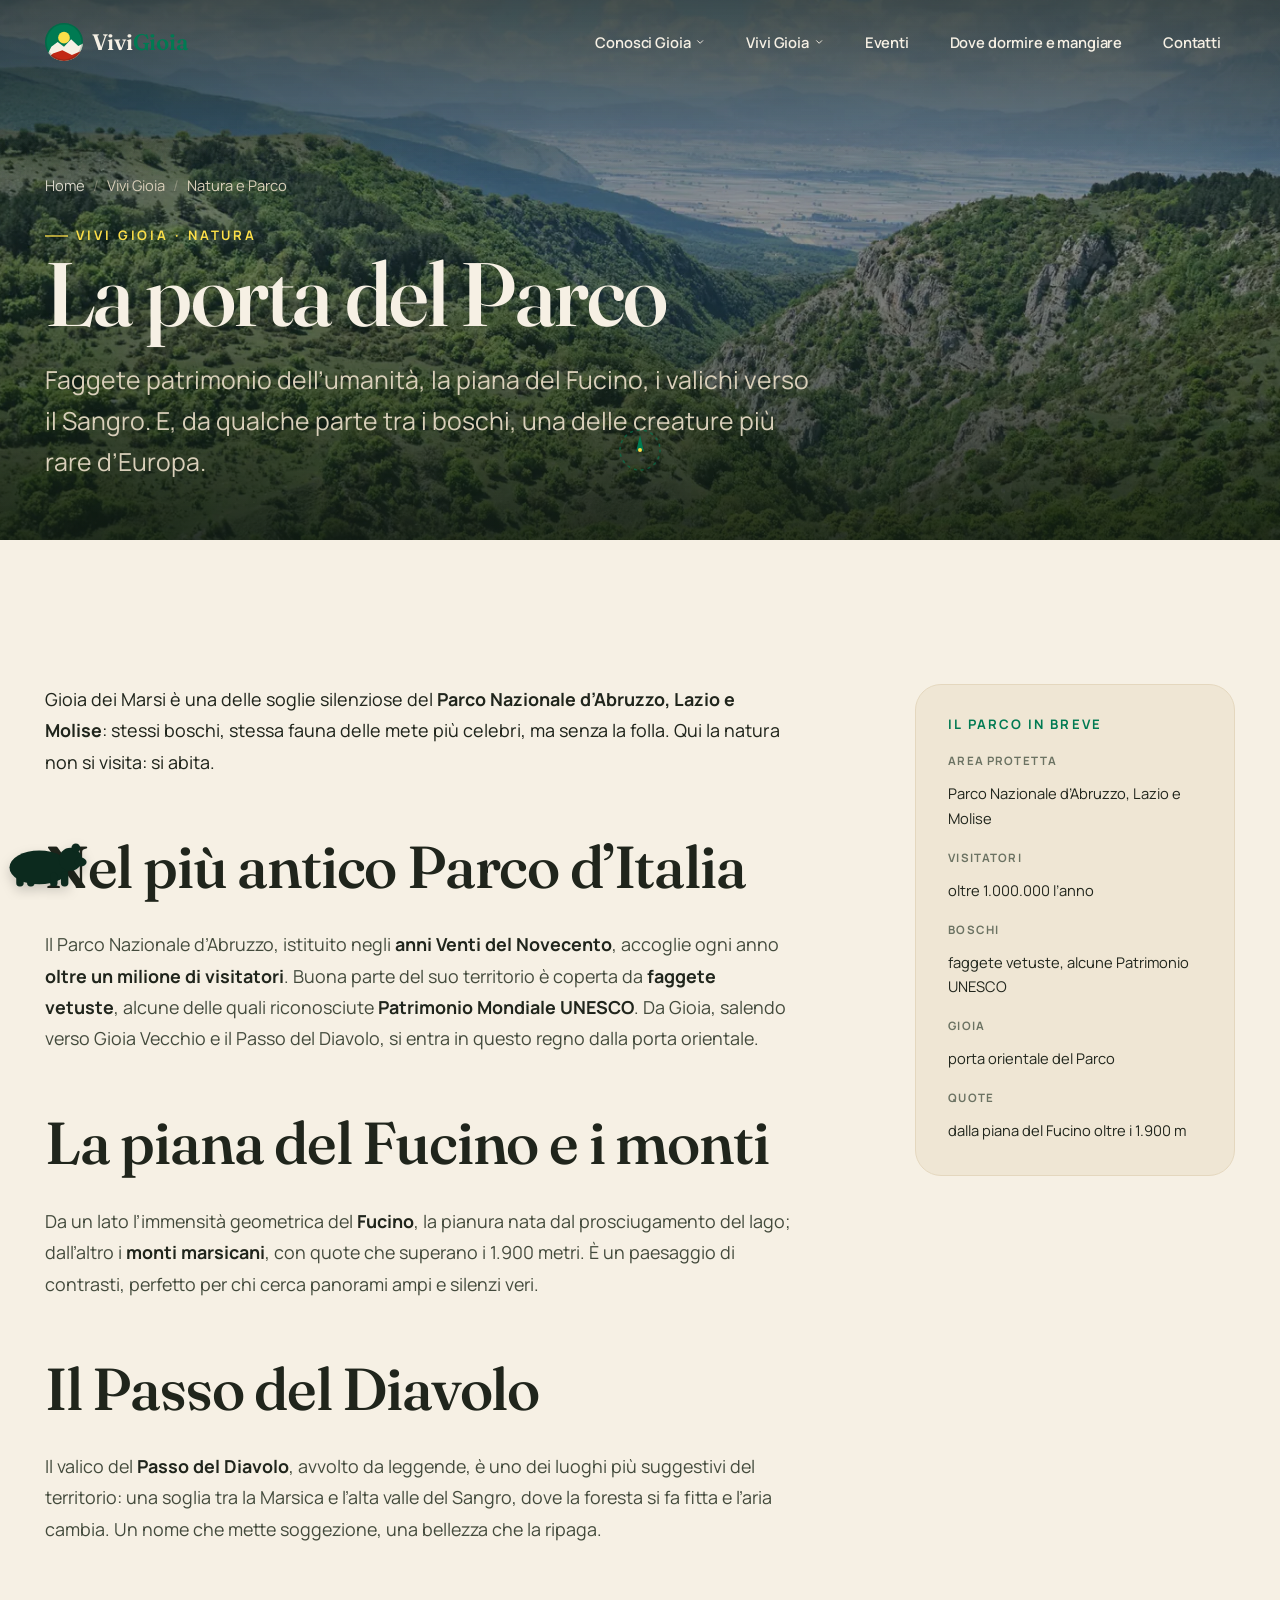
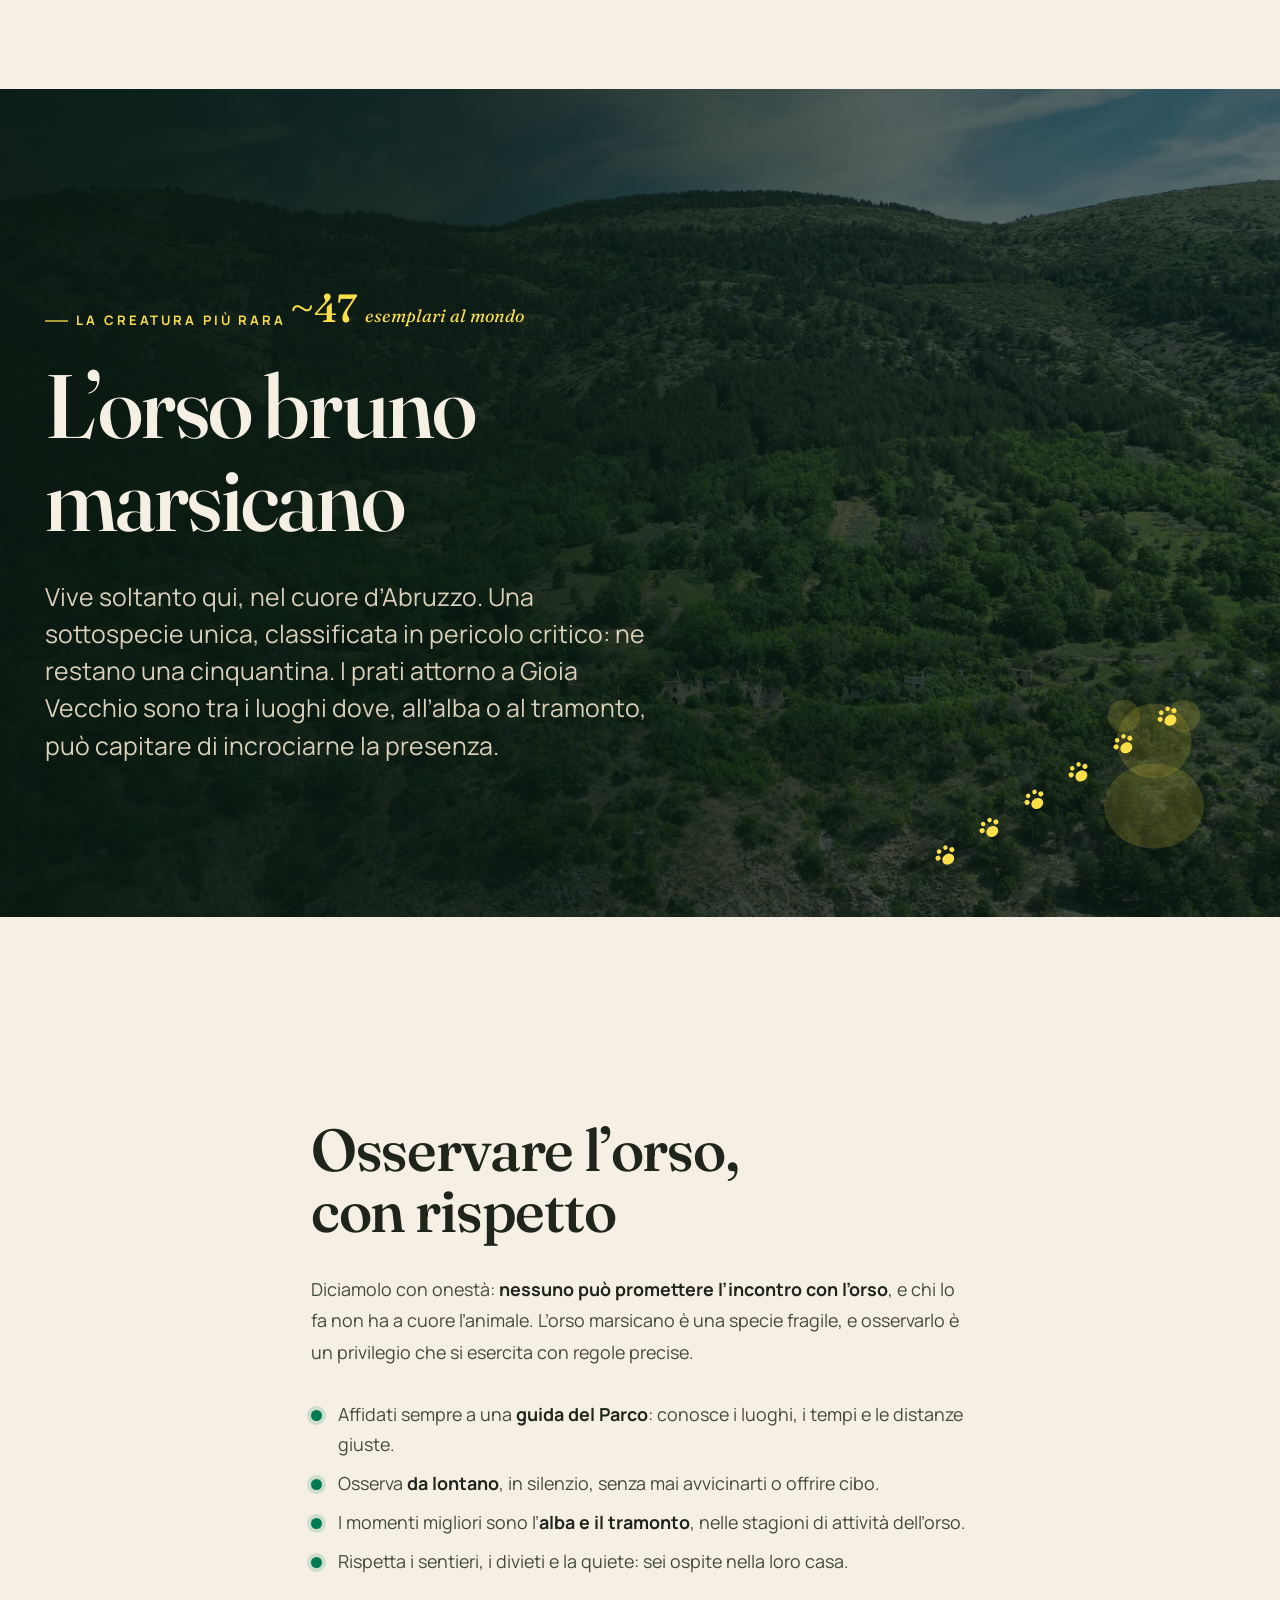
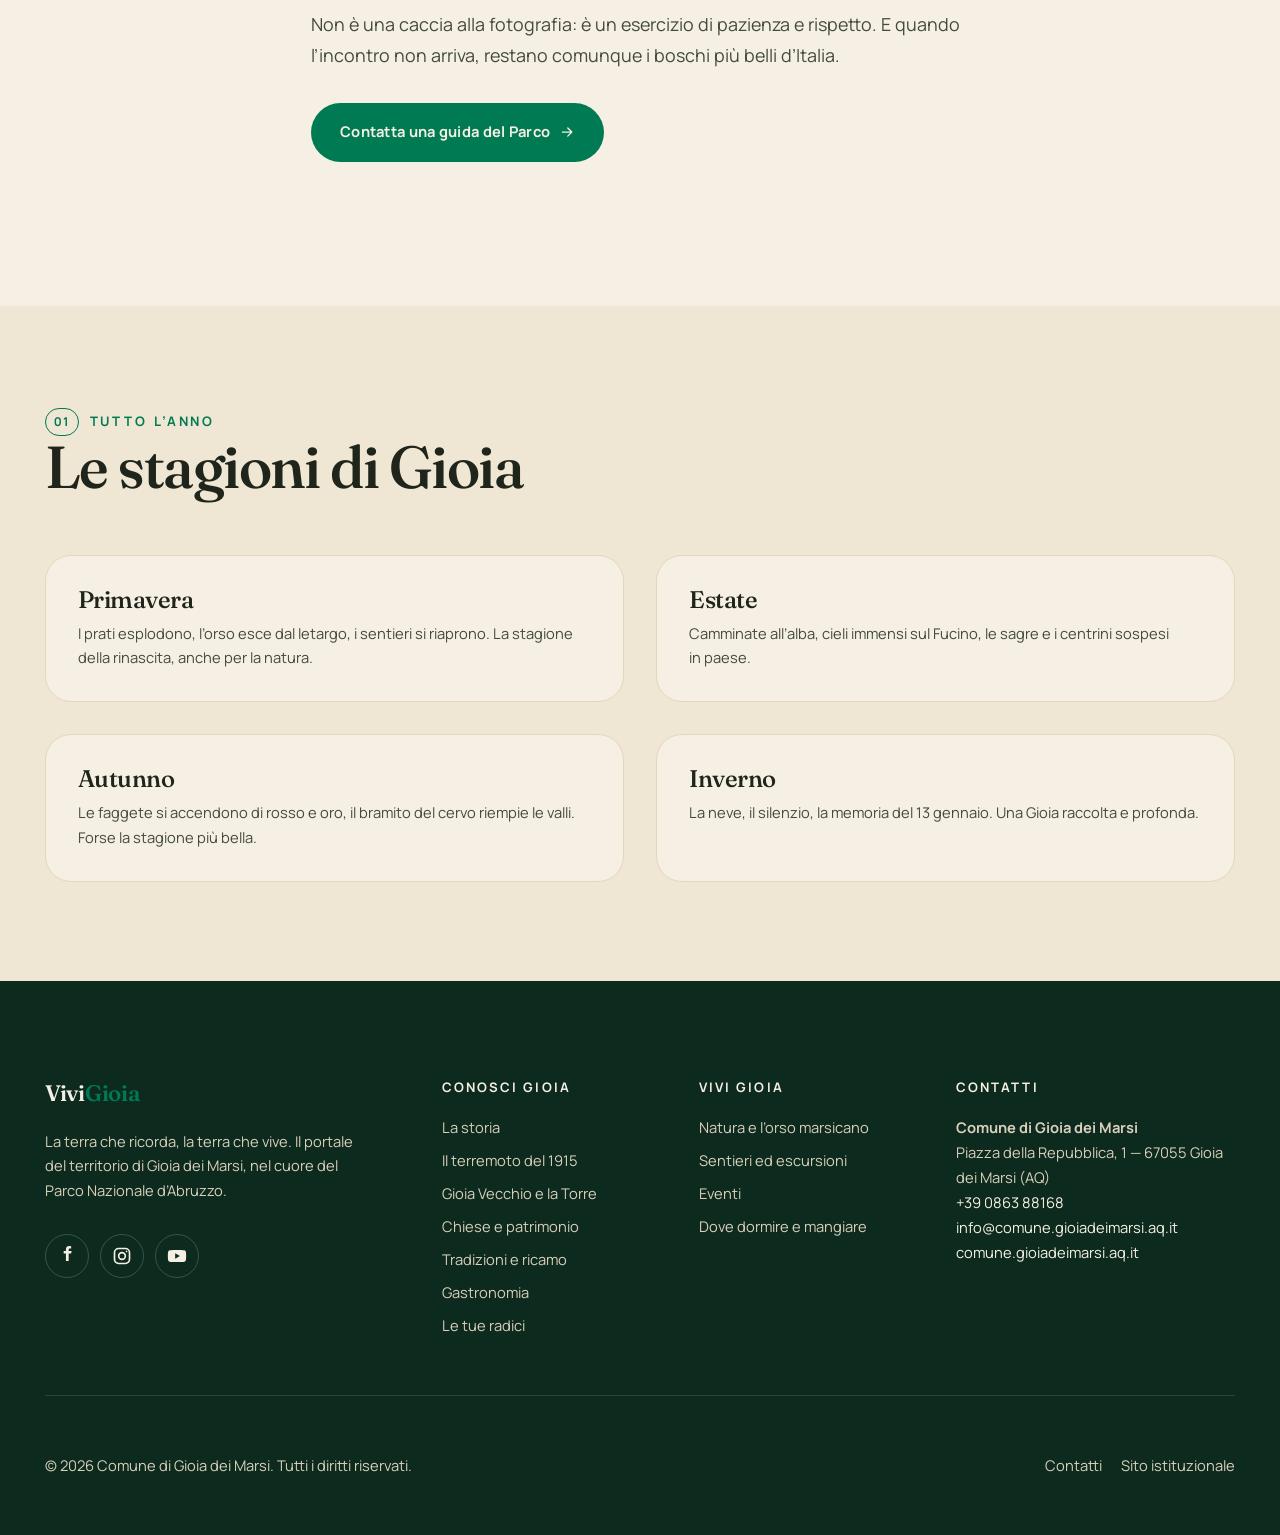
<file: natura.html>
<!doctype html>
<html lang="it" class="no-js">
<head>
  <meta charset="utf-8">
  <meta name="viewport" content="width=device-width, initial-scale=1, viewport-fit=cover">
  <title>Natura, Parco e l’orso marsicano — ViviGioia</title>
  <meta name="description" content="Gioia dei Marsi, porta del Parco Nazionale d’Abruzzo, Lazio e Molise: l’orso bruno marsicano (circa 50 esemplari al mondo), le faggete UNESCO, la piana del Fucino e il Passo del Diavolo.">
  <link rel="canonical" href="https://www.vivigioia.it/natura.html">
  <meta name="theme-color" content="#2e4a34">
  <meta property="og:type" content="website">
  <meta property="og:locale" content="it_IT">
  <meta property="og:site_name" content="ViviGioia">
  <meta property="og:title" content="Natura, Parco e l’orso marsicano — ViviGioia">
  <meta property="og:description" content="Gioia dei Marsi, porta del Parco Nazionale d’Abruzzo, Lazio e Molise: l’orso bruno marsicano (circa 50 esemplari al mondo), le faggete UNESCO, la piana del Fucino e il Passo del Diavolo.">
  <meta property="og:url" content="https://www.vivigioia.it/natura.html">
  <meta property="og:image" content="https://www.vivigioia.it/assets/img/fotogioia-54-1600.webp">
  <meta name="twitter:card" content="summary_large_image">
  <link rel="icon" href="assets/img/favicon.svg" type="image/svg+xml">
  <link rel="icon" href="assets/img/favicon-32.png" sizes="32x32">
  <link rel="apple-touch-icon" href="assets/img/favicon-180.png">
  <link rel="manifest" href="site.webmanifest">
  <link rel="preload" as="font" type="font/woff2" href="assets/font/fraunces-normal.woff2" crossorigin>
  <link rel="preload" as="font" type="font/woff2" href="assets/font/manrope.woff2" crossorigin>
  <link rel="preload" as="image" href="assets/img/fotogioia-54-1600.webp" imagesrcset="assets/img/fotogioia-54-480.webp 480w, assets/img/fotogioia-54-960.webp 960w, assets/img/fotogioia-54-1600.webp 1600w" imagesizes="100vw">
  <link rel="stylesheet" href="assets/css/main.css">
  
  <script>document.documentElement.classList.remove('no-js');document.documentElement.classList.add('js');</script>
  
</head>
<body>
  <a class="skip-link" href="#main">Vai al contenuto</a>
  <header class="site-header" data-theme="light" data-scrolled="false">
    <div class="site-header__inner">
      <a class="brand" href="index.html" aria-label="ViviGioia — home">
        <svg class="brand__mark" viewBox="0 0 48 48" xmlns="http://www.w3.org/2000/svg" aria-hidden="true"><defs><clipPath id="m"><circle cx="24" cy="24" r="24"/></clipPath></defs><g clip-path="url(#m)"><rect width="48" height="48" fill="#007a52"/><circle cx="24" cy="18.5" r="7.4" fill="#fcdf49"/><path d="M-2 50 8 30l8-6 8 6 9-9.5 9 8.5 8-4v25Z" fill="#f6f0e4"/><path d="M-2 50 10 38.5l12-4 12 6 16-7v16.5Z" fill="#c22714"/></g><circle cx="24" cy="24" r="23" fill="none" stroke="#0c2a1e" stroke-opacity=".2" stroke-width="2"/></svg>
        <span class="brand__name">Vivi<b>Gioia</b></span>
      </a>
      <nav class="nav" id="menu" aria-label="Navigazione principale">
        <div class="nav__group" data-open="false">
          <button class="nav__parent" aria-expanded="false">Conosci Gioia <svg class="chev" viewBox="0 0 24 24" width="16" height="16" fill="none" stroke="currentColor" stroke-width="2.2" stroke-linecap="round" stroke-linejoin="round" aria-hidden="true"><path d="m6 9 6 6 6-6"/></svg></button>
          <div class="nav__sub"><div class="nav__sub-inner">
            <a href="storia.html"><span class="nav__ico" aria-hidden="true"><svg viewBox="0 0 24 24" fill="none" stroke="currentColor" stroke-width="1.7" stroke-linecap="round" stroke-linejoin="round"><path d="M4 19V5a2 2 0 0 1 2-2h12v16H6a2 2 0 0 0-2 2z"/><path d="M6 19h12"/><path d="M9 7h6M9 10h6"/></svg></span><span>La storia</span></a>
            <a href="terremoto-1915.html"><span class="nav__ico" aria-hidden="true"><svg viewBox="0 0 24 24" fill="none" stroke="currentColor" stroke-width="1.7" stroke-linecap="round" stroke-linejoin="round"><path d="M2 12h4l2-7 3 14 2-9 2 5 2-3h5"/></svg></span><span>Il terremoto del 1915</span></a>
            <a href="gioia-vecchio.html"><span class="nav__ico" aria-hidden="true"><svg viewBox="0 0 24 24" fill="none" stroke="currentColor" stroke-width="1.7" stroke-linecap="round" stroke-linejoin="round"><path d="M8 21V8L6 7V3h3v2h2V3h3v2h2v2l-2 1v13"/><path d="M5 21h14"/><path d="M10 21v-4h4v4"/></svg></span><span>Gioia Vecchio e la Torre</span></a>
            <a href="patrimonio.html"><span class="nav__ico" aria-hidden="true"><svg viewBox="0 0 24 24" fill="none" stroke="currentColor" stroke-width="1.7" stroke-linecap="round" stroke-linejoin="round"><path d="M12 2v5M10 4h4"/><path d="M5 21V11l7-4 7 4v10"/><path d="M9.5 21v-4a2.5 2.5 0 0 1 5 0v4"/></svg></span><span>Chiese e patrimonio</span></a>
            <a href="tradizioni.html"><span class="nav__ico" aria-hidden="true"><svg viewBox="0 0 24 24" fill="none" stroke="currentColor" stroke-width="1.7" stroke-linecap="round" stroke-linejoin="round"><path d="M20 4 10 14"/><path d="M14 5.5 18.5 10"/><path d="M10 14c-1.5 1.5-3 2.2-5 2.5C5.3 14.5 6 13 7.5 11.5"/><circle cx="5" cy="19" r="1.5"/></svg></span><span>Tradizioni e ricamo</span></a>
            <a href="gastronomia.html"><span class="nav__ico" aria-hidden="true"><svg viewBox="0 0 24 24" fill="none" stroke="currentColor" stroke-width="1.7" stroke-linecap="round" stroke-linejoin="round"><path d="M6 3v8a2 2 0 0 0 4 0V3M8 11v10"/><path d="M16 3c-1.5 0-2.5 1.5-2.5 4S15 11 16 11s2.5-1.5 2.5-4S17.5 3 16 3zM16 11v10"/></svg></span><span>Gastronomia</span></a>
            <a href="radici.html"><span class="nav__ico" aria-hidden="true"><svg viewBox="0 0 24 24" fill="none" stroke="currentColor" stroke-width="1.7" stroke-linecap="round" stroke-linejoin="round"><path d="M12 3v9"/><path d="M12 12c0 3-2.5 4-5 6M12 12c0 3 2.5 4 5 6M12 12c0 2-1 3.5-1 6M9 7.5h6"/></svg></span><span>Le tue radici</span></a>
          </div></div>
        </div>
        <div class="nav__group" data-open="false">
          <button class="nav__parent" aria-expanded="false">Vivi Gioia <svg class="chev" viewBox="0 0 24 24" width="16" height="16" fill="none" stroke="currentColor" stroke-width="2.2" stroke-linecap="round" stroke-linejoin="round" aria-hidden="true"><path d="m6 9 6 6 6-6"/></svg></button>
          <div class="nav__sub"><div class="nav__sub-inner">
            <a href="natura.html"><span class="nav__ico" aria-hidden="true"><svg viewBox="0 0 24 24" fill="none" stroke="currentColor" stroke-width="1.6" stroke-linecap="round" stroke-linejoin="round"><circle cx="12" cy="14" r="6"/><circle cx="6.5" cy="7.5" r="2"/><circle cx="17.5" cy="7.5" r="2"/><circle cx="10" cy="13" r=".6" fill="currentColor"/><circle cx="14" cy="13" r=".6" fill="currentColor"/><path d="M11 16h2"/></svg></span><span>Natura e l’orso marsicano</span></a>
            <a href="sentieri.html"><span class="nav__ico" aria-hidden="true"><svg viewBox="0 0 24 24" fill="none" stroke="currentColor" stroke-width="1.7" stroke-linecap="round" stroke-linejoin="round"><path d="M7 20c-2 0-3-1.5-3-3s1-2.5 3-3 4-1 4-3-1-2.5-3-3"/><circle cx="9" cy="5" r="1"/><circle cx="14" cy="11" r="1"/><circle cx="9" cy="17" r="1"/><circle cx="18" cy="19" r="1"/></svg></span><span>Sentieri ed escursioni</span></a>
          </div></div>
        </div>
        <div class="nav__group"><a class="nav__link" href="eventi.html">Eventi</a></div>
        <div class="nav__group"><a class="nav__link" href="ricettivita.html">Dove dormire e mangiare</a></div>
        <div class="nav__group"><a class="nav__link" href="contatti.html">Contatti</a></div>
        <a class="btn btn--primary nav__cta" href="contatti.html">Pianifica la visita <svg class="btn__icon" viewBox="0 0 24 24" fill="none" stroke="currentColor" stroke-width="2" stroke-linecap="round" stroke-linejoin="round" aria-hidden="true"><path d="M5 12h14M13 6l6 6-6 6"/></svg></a>
        <div class="nav__meta">
          <span>Comune di Gioia dei Marsi</span>
          <span class="nav__lang in-panel"><span aria-current="page">IT</span><span aria-hidden="true">·</span><span style="opacity:.5" title="Versione inglese in arrivo">EN</span></span>
        </div>
      </nav>
      <button class="nav__toggle" aria-label="Apri il menu" aria-expanded="false" aria-controls="menu">
        <span></span><span></span><span></span>
      </button>
    </div>
  </header>
  <div class="cursor" data-cursor aria-hidden="true">
    <svg class="cursor__ring" viewBox="0 0 44 44"><circle cx="22" cy="22" r="20" fill="none" stroke="currentColor" stroke-width="1.5" stroke-dasharray="2 5" stroke-linecap="round"/></svg>
    <svg class="cursor__needle" viewBox="0 0 44 44"><path d="M22 7 L26 24 L22 20 L18 24 Z" fill="currentColor"/></svg>
    <span class="cursor__dot"></span>
  </div>
  <main id="main">

    <section class="page-hero" data-hero-sentinel>
      <div class="page-hero__media"><picture>
  <source type="image/webp" srcset="assets/img/fotogioia-54-480.webp 480w, assets/img/fotogioia-54-960.webp 960w, assets/img/fotogioia-54-1600.webp 1600w" sizes="100vw">
  <img src="assets/img/fotogioia-54-1600.jpg" width="6240" height="4160" alt="La gola rocciosa che si apre sulla piana del Fucino" loading="eager" decoding="async" fetchpriority="high">
</picture></div>
      <div class="page-hero__inner">
        <ol class="breadcrumb"><li><a href="index.html">Home</a></li><li><span aria-current="page">Vivi Gioia</span></li><li><span aria-current="page">Natura e Parco</span></li></ol>
        <p class="kicker kicker--light">Vivi Gioia · Natura</p>
        <h1 class="page-hero__title">La porta del Parco</h1>
        <p class="page-hero__sub">Faggete patrimonio dell’umanità, la piana del Fucino, i valichi verso il Sangro. E, da qualche parte tra i boschi, una delle creature più rare d’Europa.</p>
      </div>
    </section>
    <section class="section">
      <div class="container page-content-grid">
        <div class="prose reveal">
          <p class="lead">Gioia dei Marsi è una delle soglie silenziose del <strong>Parco Nazionale d’Abruzzo, Lazio e Molise</strong>: stessi boschi, stessa fauna delle mete più celebri, ma senza la folla. Qui la natura non si visita: si abita.</p>

          <h2>Nel più antico Parco d’Italia</h2>
          <p>Il Parco Nazionale d’Abruzzo, istituito negli <strong>anni Venti del Novecento</strong>, accoglie ogni anno <strong>oltre un milione di visitatori</strong>. Buona parte del suo territorio è coperta da <strong>faggete vetuste</strong>, alcune delle quali riconosciute <strong>Patrimonio Mondiale UNESCO</strong>. Da Gioia, salendo verso Gioia Vecchio e il Passo del Diavolo, si entra in questo regno dalla porta orientale.</p>

          <h2>La piana del Fucino e i monti</h2>
          <p>Da un lato l’immensità geometrica del <strong>Fucino</strong>, la pianura nata dal prosciugamento del lago; dall’altro i <strong>monti marsicani</strong>, con quote che superano i 1.900 metri. È un paesaggio di contrasti, perfetto per chi cerca panorami ampi e silenzi veri.</p>

          <h2>Il Passo del Diavolo</h2>
          <p>Il valico del <strong>Passo del Diavolo</strong>, avvolto da leggende, è uno dei luoghi più suggestivi del territorio: una soglia tra la Marsica e l’alta valle del Sangro, dove la foresta si fa fitta e l’aria cambia. Un nome che mette soggezione, una bellezza che la ripaga.</p>
        </div>
        <div class="reveal">
          <aside class="factbox"><h4>Il Parco in breve</h4><dl><dt>Area protetta</dt><dd>Parco Nazionale d’Abruzzo, Lazio e Molise</dd><dt>Visitatori</dt><dd>oltre 1.000.000 l’anno</dd><dt>Boschi</dt><dd>faggete vetuste, alcune Patrimonio UNESCO</dd><dt>Gioia</dt><dd>porta orientale del Parco</dd><dt>Quote</dt><dd>dalla piana del Fucino oltre i 1.900 m</dd></dl></aside>
        </div>
      </div>
    </section>

    <section class="spotlight" aria-labelledby="orso2">
      <div class="spotlight__media"><picture>
  <source type="image/webp" srcset="assets/img/drone-gioia-5-480.webp 480w, assets/img/drone-gioia-5-960.webp 960w, assets/img/drone-gioia-5-1600.webp 1600w" sizes="100vw">
  <img src="assets/img/drone-gioia-5-1600.jpg" width="4032" height="3024" alt="Le montagne selvagge del Parco, habitat dell’orso marsicano" loading="lazy" decoding="async" data-lqip style="background-image:url([data-uri]);background-size:cover;background-position:center">
</picture></div>
      <div class="bear-deco" aria-hidden="true">
        <div class="paws reveal-stagger">
          <span class="paw"><svg viewBox="0 0 24 24" fill="currentColor"><ellipse cx="12" cy="15.5" rx="5" ry="4.2"/><circle cx="5.5" cy="10.5" r="2"/><circle cx="18.5" cy="10.5" r="2"/><circle cx="9" cy="6.5" r="1.8"/><circle cx="15" cy="6.5" r="1.8"/></svg></span><span class="paw"><svg viewBox="0 0 24 24" fill="currentColor"><ellipse cx="12" cy="15.5" rx="5" ry="4.2"/><circle cx="5.5" cy="10.5" r="2"/><circle cx="18.5" cy="10.5" r="2"/><circle cx="9" cy="6.5" r="1.8"/><circle cx="15" cy="6.5" r="1.8"/></svg></span><span class="paw"><svg viewBox="0 0 24 24" fill="currentColor"><ellipse cx="12" cy="15.5" rx="5" ry="4.2"/><circle cx="5.5" cy="10.5" r="2"/><circle cx="18.5" cy="10.5" r="2"/><circle cx="9" cy="6.5" r="1.8"/><circle cx="15" cy="6.5" r="1.8"/></svg></span><span class="paw"><svg viewBox="0 0 24 24" fill="currentColor"><ellipse cx="12" cy="15.5" rx="5" ry="4.2"/><circle cx="5.5" cy="10.5" r="2"/><circle cx="18.5" cy="10.5" r="2"/><circle cx="9" cy="6.5" r="1.8"/><circle cx="15" cy="6.5" r="1.8"/></svg></span><span class="paw"><svg viewBox="0 0 24 24" fill="currentColor"><ellipse cx="12" cy="15.5" rx="5" ry="4.2"/><circle cx="5.5" cy="10.5" r="2"/><circle cx="18.5" cy="10.5" r="2"/><circle cx="9" cy="6.5" r="1.8"/><circle cx="15" cy="6.5" r="1.8"/></svg></span><span class="paw"><svg viewBox="0 0 24 24" fill="currentColor"><ellipse cx="12" cy="15.5" rx="5" ry="4.2"/><circle cx="5.5" cy="10.5" r="2"/><circle cx="18.5" cy="10.5" r="2"/><circle cx="9" cy="6.5" r="1.8"/><circle cx="15" cy="6.5" r="1.8"/></svg></span>
        </div>
        <div class="bear-silhouette"><svg viewBox="0 0 120 132" fill="currentColor"><circle cx="36" cy="24" r="13"/><circle cx="84" cy="24" r="13"/><circle cx="60" cy="44" r="30"/><ellipse cx="60" cy="96" rx="40" ry="34"/></svg></div>
      </div>
      <div class="spotlight__inner">
        <div class="spotlight__box reveal">
          <p class="kicker kicker--light">La creatura più rara</p>
          <div class="spotlight__badge"><b data-count="50" data-prefix="~">~50</b> esemplari al mondo</div>
          <h2 class="spotlight__title" id="orso2">L’orso bruno<br>marsicano</h2>
          <p class="spotlight__text">Vive soltanto qui, nel cuore d’Abruzzo. Una sottospecie unica, classificata in pericolo critico: ne restano una cinquantina. I prati attorno a Gioia Vecchio sono tra i luoghi dove, all’alba o al tramonto, può capitare di incrociarne la presenza.</p>
        </div>
      </div>
    </section>

    <section class="section">
      <div class="container container--narrow prose reveal">
        <h2>Osservare l’orso, con rispetto</h2>
        <p>Diciamolo con onestà: <strong>nessuno può promettere l’incontro con l’orso</strong>, e chi lo fa non ha a cuore l’animale. L’orso marsicano è una specie fragile, e osservarlo è un privilegio che si esercita con regole precise.</p>
        <ul class="tick">
          <li>Affidati sempre a una <strong>guida del Parco</strong>: conosce i luoghi, i tempi e le distanze giuste.</li>
          <li>Osserva <strong>da lontano</strong>, in silenzio, senza mai avvicinarti o offrire cibo.</li>
          <li>I momenti migliori sono l’<strong>alba e il tramonto</strong>, nelle stagioni di attività dell’orso.</li>
          <li>Rispetta i sentieri, i divieti e la quiete: sei ospite nella loro casa.</li>
        </ul>
        <p>Non è una caccia alla fotografia: è un esercizio di pazienza e rispetto. E quando l’incontro non arriva, restano comunque i boschi più belli d’Italia.</p>
        <p class="mt-m"><a class="btn btn--forest" href="contatti.html">Contatta una guida del Parco <svg class="btn__icon" viewBox="0 0 24 24" fill="none" stroke="currentColor" stroke-width="2" stroke-linecap="round" stroke-linejoin="round" aria-hidden="true"><path d="M5 12h14M13 6l6 6-6 6"/></svg></a></p>
      </div>
    </section>

    <section class="section--tight bg-paper-2">
      <div class="container">
        <div class="section-head reveal"><p class="kicker">Tutto l’anno</p><h2>Le stagioni di Gioia</h2></div>
        <div class="cardgrid cardgrid--2 reveal-stagger">
          <article class="pillar"><h3>Primavera</h3><p>I prati esplodono, l’orso esce dal letargo, i sentieri si riaprono. La stagione della rinascita, anche per la natura.</p></article>
          <article class="pillar"><h3>Estate</h3><p>Camminate all’alba, cieli immensi sul Fucino, le sagre e i centrini sospesi in paese.</p></article>
          <article class="pillar"><h3>Autunno</h3><p>Le faggete si accendono di rosso e oro, il bramito del cervo riempie le valli. Forse la stagione più bella.</p></article>
          <article class="pillar"><h3>Inverno</h3><p>La neve, il silenzio, la memoria del 13 gennaio. Una Gioia raccolta e profonda.</p></article>
        </div>
      </div>
    </section>

    <div class="bearwalk" data-bearwalk aria-hidden="true">
      <div class="bearwalk__paws" data-bearwalk-paws></div>
      <div class="bearwalk__bear" data-bearwalk-bear>
        <svg viewBox="0 0 130 78" fill="currentColor">
          <rect class="bearwalk__leg bearwalk__leg--b" x="24" y="48" width="11" height="22" rx="5"/>
          <rect class="bearwalk__leg" x="40" y="50" width="11" height="20" rx="5"/>
          <ellipse cx="58" cy="42" rx="44" ry="25"/>
          <rect class="bearwalk__leg bearwalk__leg--b" x="74" y="50" width="11" height="20" rx="5"/>
          <rect class="bearwalk__leg" x="90" y="48" width="11" height="22" rx="5"/>
          <circle cx="104" cy="30" r="17"/>
          <circle cx="112" cy="13" r="6.5"/>
          <ellipse cx="119" cy="34" rx="9" ry="6.5"/>
        </svg>
      </div>
    </div>

  </main>
  <footer class="site-footer">
    <div class="container">
      <div class="footer__top">
        <div class="footer__brand">
          <a class="brand" href="index.html" aria-label="ViviGioia"><span class="brand__name">Vivi<b>Gioia</b></span></a>
          <p class="footer__tagline">La terra che ricorda, la terra che vive. Il portale del territorio di Gioia dei Marsi, nel cuore del Parco Nazionale d’Abruzzo.</p>
          <div class="footer__social">
            <a href="https://www.facebook.com/" aria-label="Facebook" target="_blank" rel="noopener"><svg viewBox="0 0 24 24" width="20" height="20" fill="currentColor" aria-hidden="true"><path d="M14 9h3l.5-3H14V4.5c0-.8.3-1.5 1.6-1.5H17V.2A22 22 0 0 0 14.7 0C12.3 0 10.7 1.4 10.7 4.1V6H8v3h2.7v9H14z"/></svg></a>
            <a href="https://www.instagram.com/" aria-label="Instagram" target="_blank" rel="noopener"><svg viewBox="0 0 24 24" width="20" height="20" fill="none" stroke="currentColor" stroke-width="2" aria-hidden="true"><rect x="3" y="3" width="18" height="18" rx="5"/><circle cx="12" cy="12" r="4"/><circle cx="17.5" cy="6.5" r="1" fill="currentColor" stroke="none"/></svg></a>
            <a href="https://www.youtube.com/" aria-label="YouTube" target="_blank" rel="noopener"><svg viewBox="0 0 24 24" width="20" height="20" fill="currentColor" aria-hidden="true"><path d="M23 12s0-3.4-.4-5a2.6 2.6 0 0 0-1.8-1.8C19 4.7 12 4.7 12 4.7s-7 0-8.8.5A2.6 2.6 0 0 0 1.4 7C1 8.6 1 12 1 12s0 3.4.4 5a2.6 2.6 0 0 0 1.8 1.8c1.8.5 8.8.5 8.8.5s7 0 8.8-.5A2.6 2.6 0 0 0 22.6 17c.4-1.6.4-5 .4-5ZM9.8 15.3V8.7l5.7 3.3z"/></svg></a>
          </div>
        </div>
        <div class="footer__col">
          <h4>Conosci Gioia</h4>
          <ul><li><a href="storia.html">La storia</a></li><li><a href="terremoto-1915.html">Il terremoto del 1915</a></li><li><a href="gioia-vecchio.html">Gioia Vecchio e la Torre</a></li><li><a href="patrimonio.html">Chiese e patrimonio</a></li><li><a href="tradizioni.html">Tradizioni e ricamo</a></li><li><a href="gastronomia.html">Gastronomia</a></li><li><a href="radici.html">Le tue radici</a></li></ul>
        </div>
        <div class="footer__col">
          <h4>Vivi Gioia</h4>
          <ul><li><a href="natura.html">Natura e l’orso marsicano</a></li><li><a href="sentieri.html">Sentieri ed escursioni</a></li><li><a href="eventi.html">Eventi</a></li><li><a href="ricettivita.html">Dove dormire e mangiare</a></li></ul>
        </div>
        <div class="footer__col">
          <h4>Contatti</h4>
          <div class="footer__contact">
            <strong>Comune di Gioia dei Marsi</strong><br>
            Piazza della Repubblica, 1 — 67055 Gioia dei Marsi (AQ)<br>
            <a href="tel:+39086388168">+39 0863 88168</a><br>
            <a href="mailto:info@comune.gioiadeimarsi.aq.it">info@comune.gioiadeimarsi.aq.it</a><br>
            <a href="https://comune.gioiadeimarsi.aq.it" target="_blank" rel="noopener">comune.gioiadeimarsi.aq.it</a>
          </div>
        </div>
      </div>
      <div class="footer__bottom">
        <span>© <span data-year>2026</span> Comune di Gioia dei Marsi. Tutti i diritti riservati.</span>
        <div class="footer__legal">
          <a href="contatti.html">Contatti</a>
          <a href="https://comune.gioiadeimarsi.aq.it" target="_blank" rel="noopener">Sito istituzionale</a>
        </div>
      </div>
    </div>
  </footer>  <script src="assets/js/vendor/gsap.min.js" defer></script>
  <script src="assets/js/vendor/ScrollTrigger.min.js" defer></script>
  <script src="assets/js/vendor/lenis.min.js" defer></script>
  <script src="assets/js/app.js" defer></script>
</body>
</html>
</file>
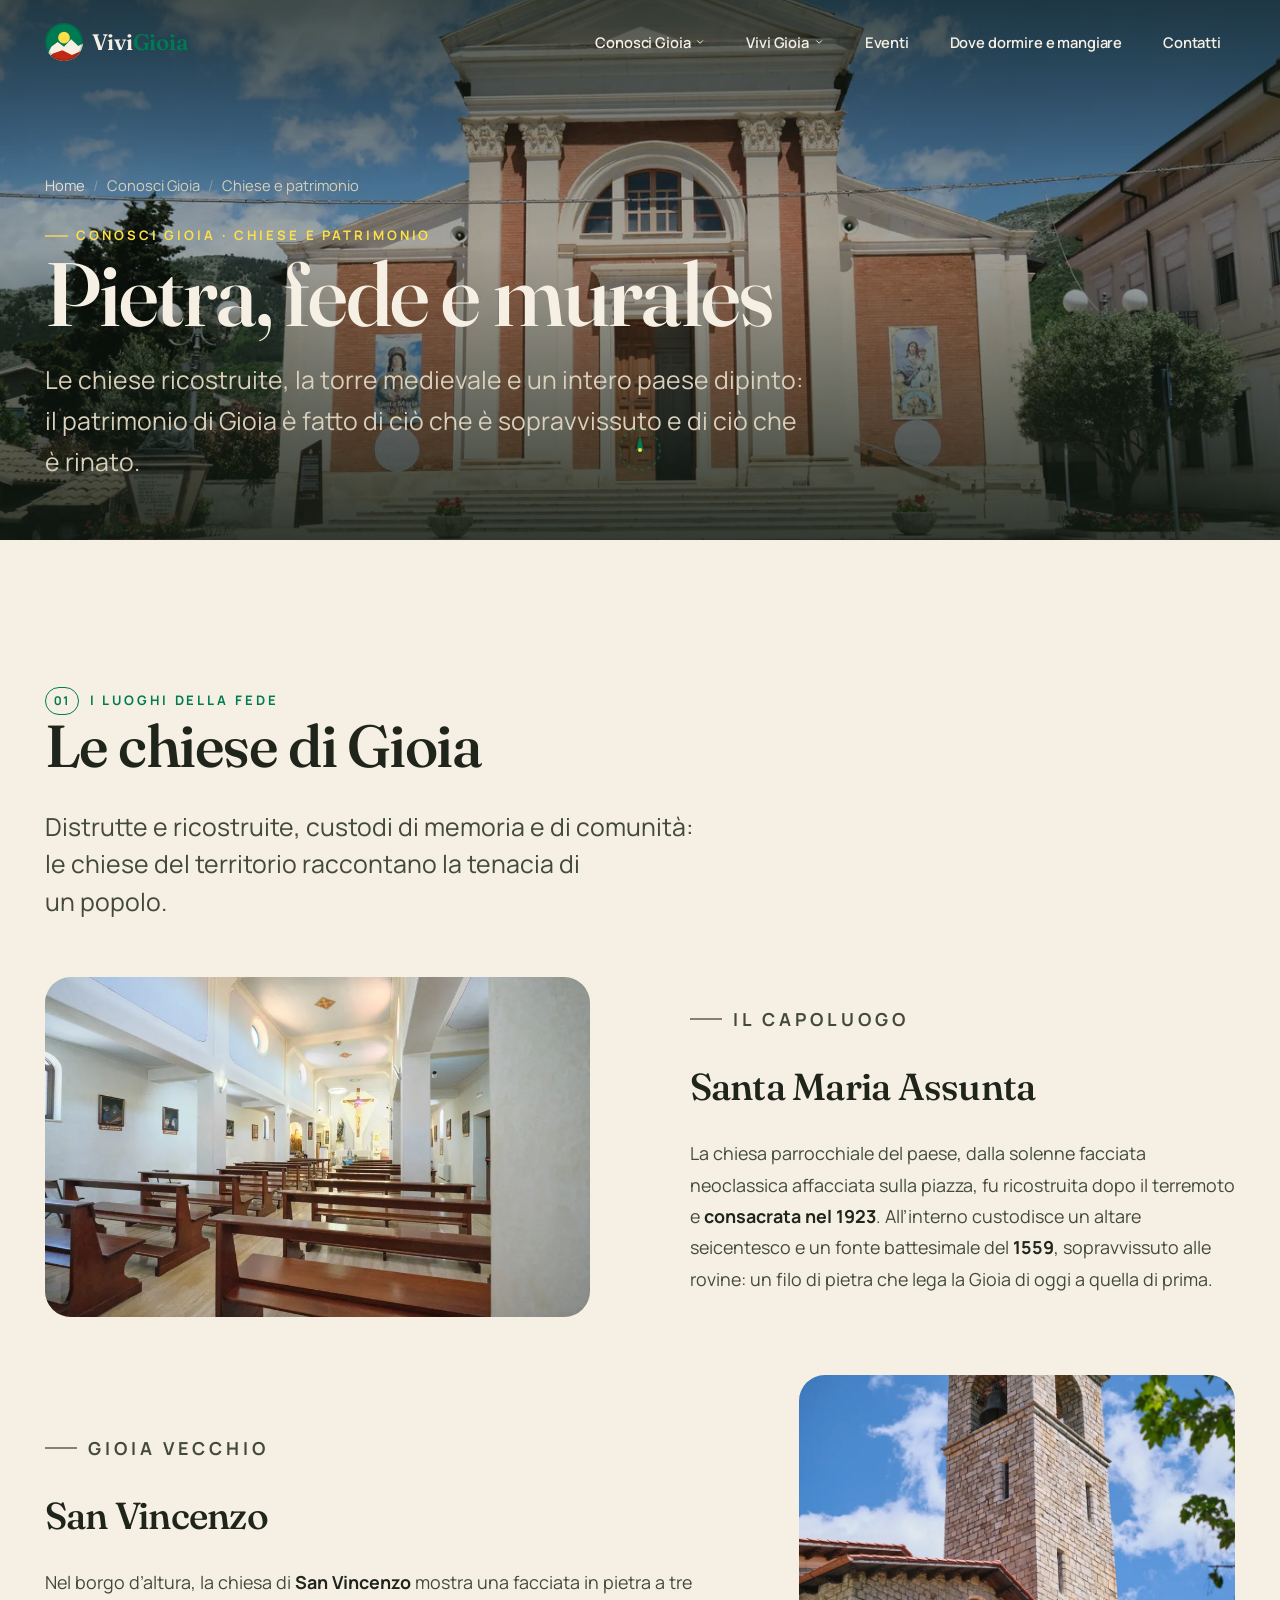
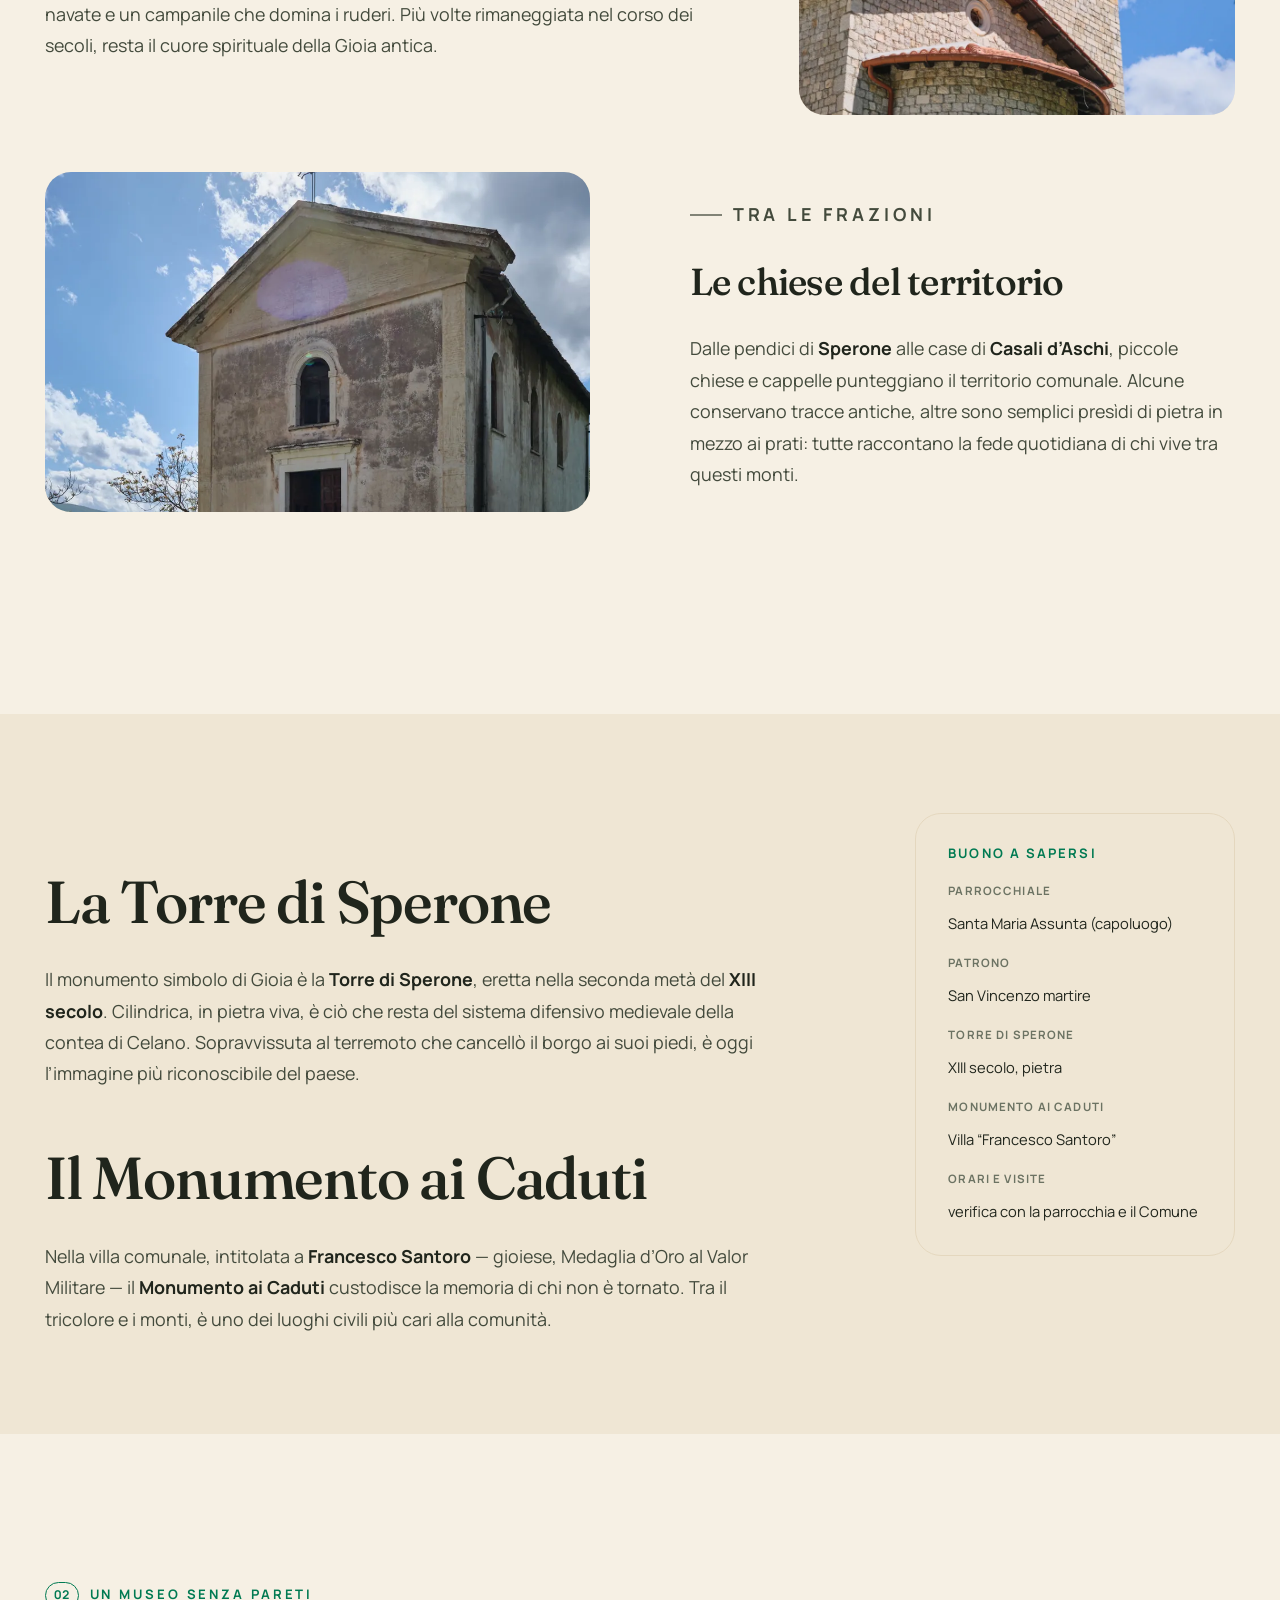
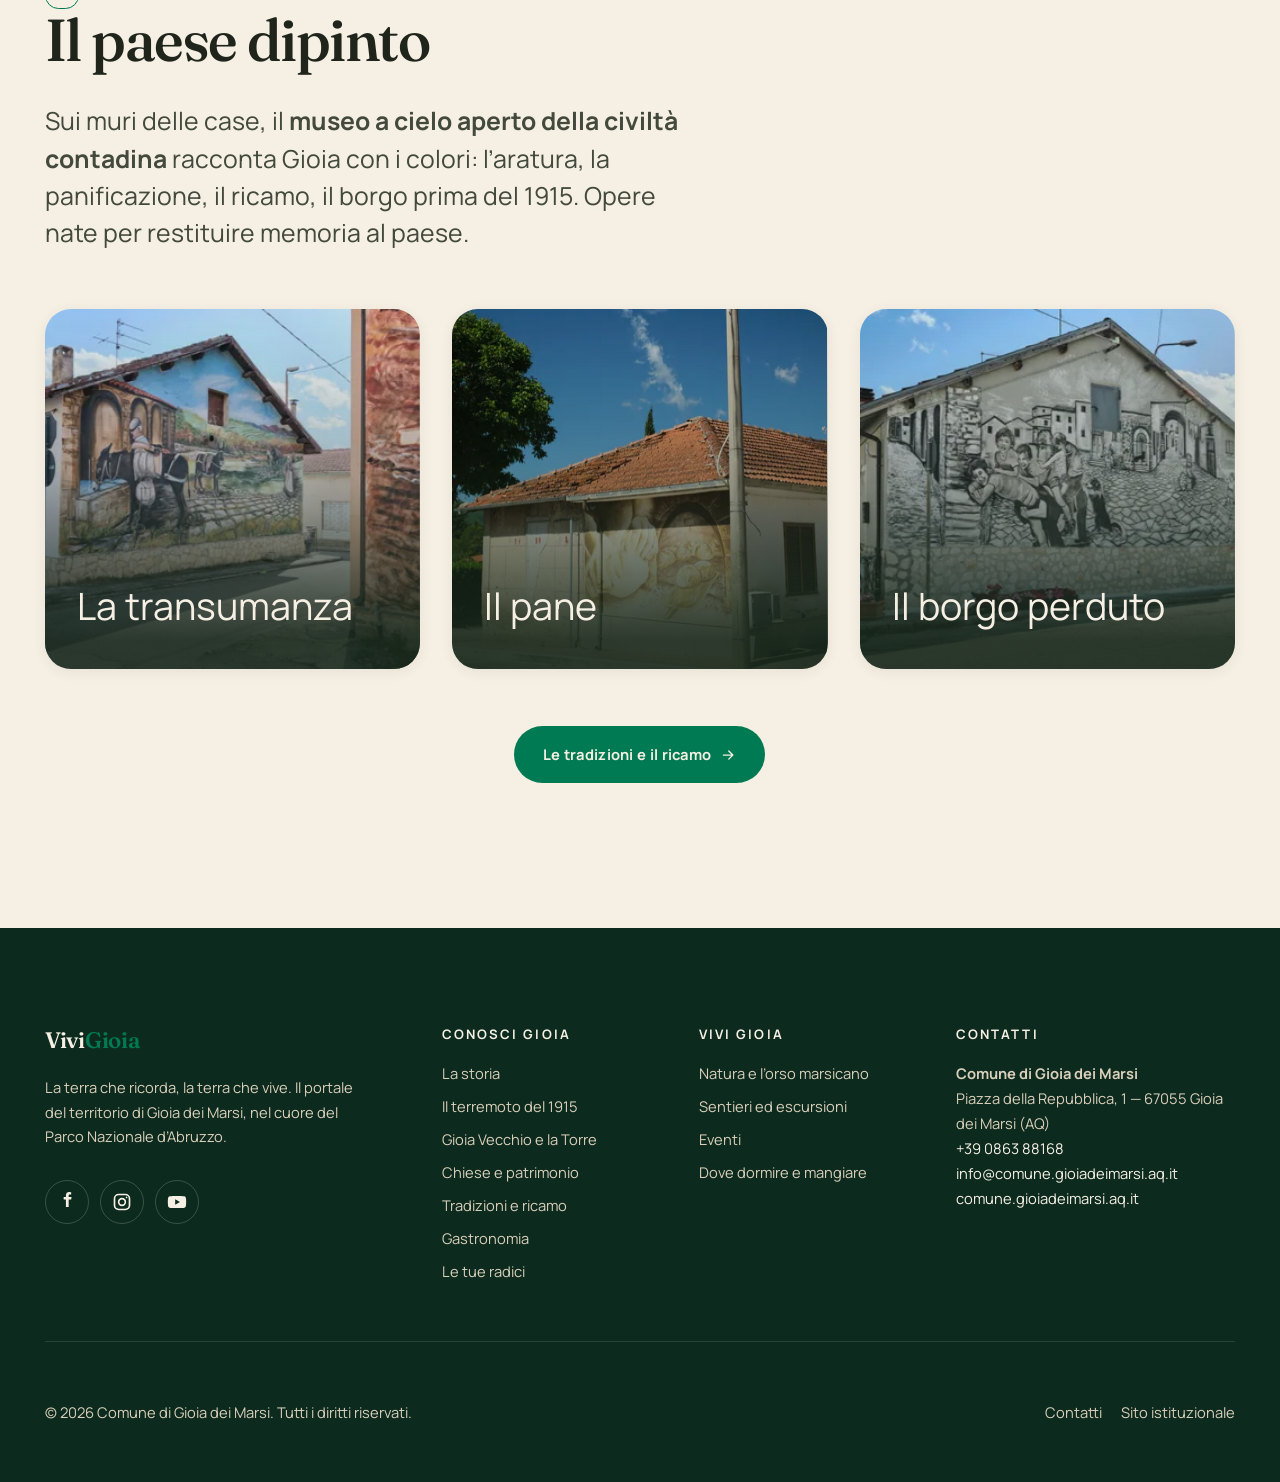
<file: patrimonio.html>
<!doctype html>
<html lang="it" class="no-js">
<head>
  <meta charset="utf-8">
  <meta name="viewport" content="width=device-width, initial-scale=1, viewport-fit=cover">
  <title>Chiese e patrimonio — ViviGioia</title>
  <meta name="description" content="Il patrimonio artistico e religioso di Gioia dei Marsi: la parrocchiale di Santa Maria Assunta, la chiesa di San Vincenzo, la Torre di Sperone, il Monumento ai Caduti e il museo a cielo aperto dei murales.">
  <link rel="canonical" href="https://www.vivigioia.it/patrimonio.html">
  <meta name="theme-color" content="#2e4a34">
  <meta property="og:type" content="website">
  <meta property="og:locale" content="it_IT">
  <meta property="og:site_name" content="ViviGioia">
  <meta property="og:title" content="Chiese e patrimonio — ViviGioia">
  <meta property="og:description" content="Il patrimonio artistico e religioso di Gioia dei Marsi: la parrocchiale di Santa Maria Assunta, la chiesa di San Vincenzo, la Torre di Sperone, il Monumento ai Caduti e il museo a cielo aperto dei murales.">
  <meta property="og:url" content="https://www.vivigioia.it/patrimonio.html">
  <meta property="og:image" content="https://www.vivigioia.it/assets/img/fotogioia-45-1600.webp">
  <meta name="twitter:card" content="summary_large_image">
  <link rel="icon" href="assets/img/favicon.svg" type="image/svg+xml">
  <link rel="icon" href="assets/img/favicon-32.png" sizes="32x32">
  <link rel="apple-touch-icon" href="assets/img/favicon-180.png">
  <link rel="manifest" href="site.webmanifest">
  <link rel="preload" as="font" type="font/woff2" href="assets/font/fraunces-normal.woff2" crossorigin>
  <link rel="preload" as="font" type="font/woff2" href="assets/font/manrope.woff2" crossorigin>
  <link rel="preload" as="image" href="assets/img/fotogioia-45-1600.webp" imagesrcset="assets/img/fotogioia-45-480.webp 480w, assets/img/fotogioia-45-960.webp 960w, assets/img/fotogioia-45-1600.webp 1600w" imagesizes="100vw">
  <link rel="stylesheet" href="assets/css/main.css">
  
  <script>document.documentElement.classList.remove('no-js');document.documentElement.classList.add('js');</script>
  
</head>
<body>
  <a class="skip-link" href="#main">Vai al contenuto</a>
  <header class="site-header" data-theme="light" data-scrolled="false">
    <div class="site-header__inner">
      <a class="brand" href="index.html" aria-label="ViviGioia — home">
        <svg class="brand__mark" viewBox="0 0 48 48" xmlns="http://www.w3.org/2000/svg" aria-hidden="true"><defs><clipPath id="m"><circle cx="24" cy="24" r="24"/></clipPath></defs><g clip-path="url(#m)"><rect width="48" height="48" fill="#007a52"/><circle cx="24" cy="18.5" r="7.4" fill="#fcdf49"/><path d="M-2 50 8 30l8-6 8 6 9-9.5 9 8.5 8-4v25Z" fill="#f6f0e4"/><path d="M-2 50 10 38.5l12-4 12 6 16-7v16.5Z" fill="#c22714"/></g><circle cx="24" cy="24" r="23" fill="none" stroke="#0c2a1e" stroke-opacity=".2" stroke-width="2"/></svg>
        <span class="brand__name">Vivi<b>Gioia</b></span>
      </a>
      <nav class="nav" id="menu" aria-label="Navigazione principale">
        <div class="nav__group" data-open="false">
          <button class="nav__parent" aria-expanded="false">Conosci Gioia <svg class="chev" viewBox="0 0 24 24" width="16" height="16" fill="none" stroke="currentColor" stroke-width="2.2" stroke-linecap="round" stroke-linejoin="round" aria-hidden="true"><path d="m6 9 6 6 6-6"/></svg></button>
          <div class="nav__sub"><div class="nav__sub-inner">
            <a href="storia.html"><span class="nav__ico" aria-hidden="true"><svg viewBox="0 0 24 24" fill="none" stroke="currentColor" stroke-width="1.7" stroke-linecap="round" stroke-linejoin="round"><path d="M4 19V5a2 2 0 0 1 2-2h12v16H6a2 2 0 0 0-2 2z"/><path d="M6 19h12"/><path d="M9 7h6M9 10h6"/></svg></span><span>La storia</span></a>
            <a href="terremoto-1915.html"><span class="nav__ico" aria-hidden="true"><svg viewBox="0 0 24 24" fill="none" stroke="currentColor" stroke-width="1.7" stroke-linecap="round" stroke-linejoin="round"><path d="M2 12h4l2-7 3 14 2-9 2 5 2-3h5"/></svg></span><span>Il terremoto del 1915</span></a>
            <a href="gioia-vecchio.html"><span class="nav__ico" aria-hidden="true"><svg viewBox="0 0 24 24" fill="none" stroke="currentColor" stroke-width="1.7" stroke-linecap="round" stroke-linejoin="round"><path d="M8 21V8L6 7V3h3v2h2V3h3v2h2v2l-2 1v13"/><path d="M5 21h14"/><path d="M10 21v-4h4v4"/></svg></span><span>Gioia Vecchio e la Torre</span></a>
            <a href="patrimonio.html"><span class="nav__ico" aria-hidden="true"><svg viewBox="0 0 24 24" fill="none" stroke="currentColor" stroke-width="1.7" stroke-linecap="round" stroke-linejoin="round"><path d="M12 2v5M10 4h4"/><path d="M5 21V11l7-4 7 4v10"/><path d="M9.5 21v-4a2.5 2.5 0 0 1 5 0v4"/></svg></span><span>Chiese e patrimonio</span></a>
            <a href="tradizioni.html"><span class="nav__ico" aria-hidden="true"><svg viewBox="0 0 24 24" fill="none" stroke="currentColor" stroke-width="1.7" stroke-linecap="round" stroke-linejoin="round"><path d="M20 4 10 14"/><path d="M14 5.5 18.5 10"/><path d="M10 14c-1.5 1.5-3 2.2-5 2.5C5.3 14.5 6 13 7.5 11.5"/><circle cx="5" cy="19" r="1.5"/></svg></span><span>Tradizioni e ricamo</span></a>
            <a href="gastronomia.html"><span class="nav__ico" aria-hidden="true"><svg viewBox="0 0 24 24" fill="none" stroke="currentColor" stroke-width="1.7" stroke-linecap="round" stroke-linejoin="round"><path d="M6 3v8a2 2 0 0 0 4 0V3M8 11v10"/><path d="M16 3c-1.5 0-2.5 1.5-2.5 4S15 11 16 11s2.5-1.5 2.5-4S17.5 3 16 3zM16 11v10"/></svg></span><span>Gastronomia</span></a>
            <a href="radici.html"><span class="nav__ico" aria-hidden="true"><svg viewBox="0 0 24 24" fill="none" stroke="currentColor" stroke-width="1.7" stroke-linecap="round" stroke-linejoin="round"><path d="M12 3v9"/><path d="M12 12c0 3-2.5 4-5 6M12 12c0 3 2.5 4 5 6M12 12c0 2-1 3.5-1 6M9 7.5h6"/></svg></span><span>Le tue radici</span></a>
          </div></div>
        </div>
        <div class="nav__group" data-open="false">
          <button class="nav__parent" aria-expanded="false">Vivi Gioia <svg class="chev" viewBox="0 0 24 24" width="16" height="16" fill="none" stroke="currentColor" stroke-width="2.2" stroke-linecap="round" stroke-linejoin="round" aria-hidden="true"><path d="m6 9 6 6 6-6"/></svg></button>
          <div class="nav__sub"><div class="nav__sub-inner">
            <a href="natura.html"><span class="nav__ico" aria-hidden="true"><svg viewBox="0 0 24 24" fill="none" stroke="currentColor" stroke-width="1.6" stroke-linecap="round" stroke-linejoin="round"><circle cx="12" cy="14" r="6"/><circle cx="6.5" cy="7.5" r="2"/><circle cx="17.5" cy="7.5" r="2"/><circle cx="10" cy="13" r=".6" fill="currentColor"/><circle cx="14" cy="13" r=".6" fill="currentColor"/><path d="M11 16h2"/></svg></span><span>Natura e l’orso marsicano</span></a>
            <a href="sentieri.html"><span class="nav__ico" aria-hidden="true"><svg viewBox="0 0 24 24" fill="none" stroke="currentColor" stroke-width="1.7" stroke-linecap="round" stroke-linejoin="round"><path d="M7 20c-2 0-3-1.5-3-3s1-2.5 3-3 4-1 4-3-1-2.5-3-3"/><circle cx="9" cy="5" r="1"/><circle cx="14" cy="11" r="1"/><circle cx="9" cy="17" r="1"/><circle cx="18" cy="19" r="1"/></svg></span><span>Sentieri ed escursioni</span></a>
          </div></div>
        </div>
        <div class="nav__group"><a class="nav__link" href="eventi.html">Eventi</a></div>
        <div class="nav__group"><a class="nav__link" href="ricettivita.html">Dove dormire e mangiare</a></div>
        <div class="nav__group"><a class="nav__link" href="contatti.html">Contatti</a></div>
        <a class="btn btn--primary nav__cta" href="contatti.html">Pianifica la visita <svg class="btn__icon" viewBox="0 0 24 24" fill="none" stroke="currentColor" stroke-width="2" stroke-linecap="round" stroke-linejoin="round" aria-hidden="true"><path d="M5 12h14M13 6l6 6-6 6"/></svg></a>
        <div class="nav__meta">
          <span>Comune di Gioia dei Marsi</span>
          <span class="nav__lang in-panel"><span aria-current="page">IT</span><span aria-hidden="true">·</span><span style="opacity:.5" title="Versione inglese in arrivo">EN</span></span>
        </div>
      </nav>
      <button class="nav__toggle" aria-label="Apri il menu" aria-expanded="false" aria-controls="menu">
        <span></span><span></span><span></span>
      </button>
    </div>
  </header>
  <div class="cursor" data-cursor aria-hidden="true">
    <svg class="cursor__ring" viewBox="0 0 44 44"><circle cx="22" cy="22" r="20" fill="none" stroke="currentColor" stroke-width="1.5" stroke-dasharray="2 5" stroke-linecap="round"/></svg>
    <svg class="cursor__needle" viewBox="0 0 44 44"><path d="M22 7 L26 24 L22 20 L18 24 Z" fill="currentColor"/></svg>
    <span class="cursor__dot"></span>
  </div>
  <main id="main">

    <section class="page-hero" data-hero-sentinel>
      <div class="page-hero__media"><picture>
  <source type="image/webp" srcset="assets/img/fotogioia-45-480.webp 480w, assets/img/fotogioia-45-960.webp 960w, assets/img/fotogioia-45-1600.webp 1600w" sizes="100vw">
  <img src="assets/img/fotogioia-45-1600.jpg" width="4488" height="2992" alt="La facciata neoclassica della parrocchiale di Santa Maria Assunta" loading="eager" decoding="async" fetchpriority="high">
</picture></div>
      <div class="page-hero__inner">
        <ol class="breadcrumb"><li><a href="index.html">Home</a></li><li><span aria-current="page">Conosci Gioia</span></li><li><span aria-current="page">Chiese e patrimonio</span></li></ol>
        <p class="kicker kicker--light">Conosci Gioia · Chiese e patrimonio</p>
        <h1 class="page-hero__title">Pietra, fede e murales</h1>
        <p class="page-hero__sub">Le chiese ricostruite, la torre medievale e un intero paese dipinto: il patrimonio di Gioia è fatto di ciò che è sopravvissuto e di ciò che è rinato.</p>
      </div>
    </section>
    <section class="section">
      <div class="container">
        <div class="section-head reveal">
          <p class="kicker">I luoghi della fede</p>
          <h2>Le chiese di Gioia</h2>
          <p class="lead">Distrutte e ricostruite, custodi di memoria e di comunità: le chiese del territorio raccontano la tenacia di un popolo.</p>
        </div>

        <article class="split  reveal" style="margin-bottom:var(--space-l)">
    <div class="media" ><picture>
  <source type="image/webp" srcset="assets/img/fotogioia-1-480.webp 480w, assets/img/fotogioia-1-960.webp 960w, assets/img/fotogioia-1-1600.webp 1600w" sizes="(min-width:1024px) 50vw, 100vw">
  <img src="assets/img/fotogioia-1-1600.jpg" width="6240" height="4160" alt="Interno luminoso della chiesa di Santa Maria Assunta" loading="lazy" decoding="async" data-lqip style="background-image:url([data-uri]);background-size:cover;background-position:center">
</picture></div>
    <div class="prose">
      <p class="kicker">Il capoluogo</p>
      <h3>Santa Maria Assunta</h3>
      <p>La chiesa parrocchiale del paese, dalla solenne facciata neoclassica affacciata sulla piazza, fu ricostruita dopo il terremoto e <strong>consacrata nel 1923</strong>. All’interno custodisce un altare seicentesco e un fonte battesimale del <strong>1559</strong>, sopravvissuto alle rovine: un filo di pietra che lega la Gioia di oggi a quella di prima.</p>
    </div>
  </article>

        <article class="split split--narrow-right reveal" style="margin-bottom:var(--space-l)">
    <div class="media" style="order:2"><picture>
  <source type="image/webp" srcset="assets/img/fotogioia-52-480.webp 480w, assets/img/fotogioia-52-960.webp 960w, assets/img/fotogioia-52-1600.webp 1600w" sizes="(min-width:1024px) 50vw, 100vw">
  <img src="assets/img/fotogioia-52-1600.jpg" width="4160" height="6240" alt="Il campanile in pietra della chiesa di San Vincenzo a Gioia Vecchio" loading="lazy" decoding="async" data-lqip style="background-image:url([data-uri]);background-size:cover;background-position:center">
</picture></div>
    <div class="prose">
      <p class="kicker">Gioia Vecchio</p>
      <h3>San Vincenzo</h3>
      <p>Nel borgo d’altura, la chiesa di <strong>San Vincenzo</strong> mostra una facciata in pietra a tre navate e un campanile che domina i ruderi. Più volte rimaneggiata nel corso dei secoli, resta il cuore spirituale della Gioia antica.</p>
    </div>
  </article>

        <article class="split  reveal" style="margin-bottom:var(--space-l)">
    <div class="media" ><picture>
  <source type="image/webp" srcset="assets/img/fotogioia-60-480.webp 480w, assets/img/fotogioia-60-960.webp 960w, assets/img/fotogioia-60-1600.webp 1600w" sizes="(min-width:1024px) 50vw, 100vw">
  <img src="assets/img/fotogioia-60-1600.jpg" width="3662" height="5493" alt="Piccola chiesa di campagna nei pressi di Gioia dei Marsi" loading="lazy" decoding="async" data-lqip style="background-image:url([data-uri]);background-size:cover;background-position:center">
</picture></div>
    <div class="prose">
      <p class="kicker">Tra le frazioni</p>
      <h3>Le chiese del territorio</h3>
      <p>Dalle pendici di <strong>Sperone</strong> alle case di <strong>Casali d’Aschi</strong>, piccole chiese e cappelle punteggiano il territorio comunale. Alcune conservano tracce antiche, altre sono semplici presìdi di pietra in mezzo ai prati: tutte raccontano la fede quotidiana di chi vive tra questi monti.</p>
    </div>
  </article>
      </div>
    </section>

    <section class="section--tight bg-paper-2">
      <div class="container page-content-grid">
        <div class="prose reveal">
          <h2>La Torre di Sperone</h2>
          <p>Il monumento simbolo di Gioia è la <strong>Torre di Sperone</strong>, eretta nella seconda metà del <strong>XIII secolo</strong>. Cilindrica, in pietra viva, è ciò che resta del sistema difensivo medievale della contea di Celano. Sopravvissuta al terremoto che cancellò il borgo ai suoi piedi, è oggi l’immagine più riconoscibile del paese.</p>
          <h2>Il Monumento ai Caduti</h2>
          <p>Nella villa comunale, intitolata a <strong>Francesco Santoro</strong> — gioiese, Medaglia d’Oro al Valor Militare — il <strong>Monumento ai Caduti</strong> custodisce la memoria di chi non è tornato. Tra il tricolore e i monti, è uno dei luoghi civili più cari alla comunità.</p>
        </div>
        <div class="reveal">
          <aside class="factbox"><h4>Buono a sapersi</h4><dl><dt>Parrocchiale</dt><dd>Santa Maria Assunta (capoluogo)</dd><dt>Patrono</dt><dd>San Vincenzo martire</dd><dt>Torre di Sperone</dt><dd>XIII secolo, pietra</dd><dt>Monumento ai Caduti</dt><dd>Villa “Francesco Santoro”</dd><dt>Orari e visite</dt><dd>verifica con la parrocchia e il Comune</dd></dl></aside>
        </div>
      </div>
    </section>

    <section class="section">
      <div class="container">
        <div class="section-head reveal">
          <p class="kicker">Un museo senza pareti</p>
          <h2>Il paese dipinto</h2>
          <p class="lead">Sui muri delle case, il <strong>museo a cielo aperto della civiltà contadina</strong> racconta Gioia con i colori: l’aratura, la panificazione, il ricamo, il borgo prima del 1915. Opere nate per restituire memoria al paese.</p>
        </div>
        <div class="cardgrid cardgrid--3 reveal-stagger">
          <figure class="feature-card" style="min-height:360px"><div class="feature-card__media"><picture>
  <source type="image/webp" srcset="assets/img/fotogioia-78-480.webp 480w, assets/img/fotogioia-78-960.webp 960w, assets/img/fotogioia-78-1600.webp 1600w" sizes="(min-width:1024px) 33vw, 100vw">
  <img src="assets/img/fotogioia-78-1600.jpg" width="6069" height="4046" alt="Murale della transumanza con contadino e muli" loading="lazy" decoding="async" data-lqip style="background-image:url([data-uri]);background-size:cover;background-position:center">
</picture></div><figcaption class="feature-card__title">La transumanza</figcaption></figure>
          <figure class="feature-card" style="min-height:360px"><div class="feature-card__media"><picture>
  <source type="image/webp" srcset="assets/img/fotogioia-9-480.webp 480w, assets/img/fotogioia-9-960.webp 960w, assets/img/fotogioia-9-1600.webp 1600w" sizes="(min-width:1024px) 33vw, 100vw">
  <img src="assets/img/fotogioia-9-1600.jpg" width="3337" height="5005" alt="Murale della panificazione tradizionale" loading="lazy" decoding="async" data-lqip style="background-image:url([data-uri]);background-size:cover;background-position:center">
</picture></div><figcaption class="feature-card__title">Il pane</figcaption></figure>
          <figure class="feature-card" style="min-height:360px"><div class="feature-card__media"><picture>
  <source type="image/webp" srcset="assets/img/fotogioia-82-480.webp 480w, assets/img/fotogioia-82-960.webp 960w, assets/img/fotogioia-82-1600.webp 1600w" sizes="(min-width:1024px) 33vw, 100vw">
  <img src="assets/img/fotogioia-82-1600.jpg" width="5734" height="3823" alt="Murale che raffigura l’antico borgo prima del terremoto" loading="lazy" decoding="async" data-lqip style="background-image:url([data-uri]);background-size:cover;background-position:center">
</picture></div><figcaption class="feature-card__title">Il borgo perduto</figcaption></figure>
        </div>
        <div class="center mt-l reveal"><a class="btn btn--forest" href="tradizioni.html">Le tradizioni e il ricamo <svg class="btn__icon" viewBox="0 0 24 24" fill="none" stroke="currentColor" stroke-width="2" stroke-linecap="round" stroke-linejoin="round" aria-hidden="true"><path d="M5 12h14M13 6l6 6-6 6"/></svg></a></div>
      </div>
    </section>

  </main>
  <footer class="site-footer">
    <div class="container">
      <div class="footer__top">
        <div class="footer__brand">
          <a class="brand" href="index.html" aria-label="ViviGioia"><span class="brand__name">Vivi<b>Gioia</b></span></a>
          <p class="footer__tagline">La terra che ricorda, la terra che vive. Il portale del territorio di Gioia dei Marsi, nel cuore del Parco Nazionale d’Abruzzo.</p>
          <div class="footer__social">
            <a href="https://www.facebook.com/" aria-label="Facebook" target="_blank" rel="noopener"><svg viewBox="0 0 24 24" width="20" height="20" fill="currentColor" aria-hidden="true"><path d="M14 9h3l.5-3H14V4.5c0-.8.3-1.5 1.6-1.5H17V.2A22 22 0 0 0 14.7 0C12.3 0 10.7 1.4 10.7 4.1V6H8v3h2.7v9H14z"/></svg></a>
            <a href="https://www.instagram.com/" aria-label="Instagram" target="_blank" rel="noopener"><svg viewBox="0 0 24 24" width="20" height="20" fill="none" stroke="currentColor" stroke-width="2" aria-hidden="true"><rect x="3" y="3" width="18" height="18" rx="5"/><circle cx="12" cy="12" r="4"/><circle cx="17.5" cy="6.5" r="1" fill="currentColor" stroke="none"/></svg></a>
            <a href="https://www.youtube.com/" aria-label="YouTube" target="_blank" rel="noopener"><svg viewBox="0 0 24 24" width="20" height="20" fill="currentColor" aria-hidden="true"><path d="M23 12s0-3.4-.4-5a2.6 2.6 0 0 0-1.8-1.8C19 4.7 12 4.7 12 4.7s-7 0-8.8.5A2.6 2.6 0 0 0 1.4 7C1 8.6 1 12 1 12s0 3.4.4 5a2.6 2.6 0 0 0 1.8 1.8c1.8.5 8.8.5 8.8.5s7 0 8.8-.5A2.6 2.6 0 0 0 22.6 17c.4-1.6.4-5 .4-5ZM9.8 15.3V8.7l5.7 3.3z"/></svg></a>
          </div>
        </div>
        <div class="footer__col">
          <h4>Conosci Gioia</h4>
          <ul><li><a href="storia.html">La storia</a></li><li><a href="terremoto-1915.html">Il terremoto del 1915</a></li><li><a href="gioia-vecchio.html">Gioia Vecchio e la Torre</a></li><li><a href="patrimonio.html">Chiese e patrimonio</a></li><li><a href="tradizioni.html">Tradizioni e ricamo</a></li><li><a href="gastronomia.html">Gastronomia</a></li><li><a href="radici.html">Le tue radici</a></li></ul>
        </div>
        <div class="footer__col">
          <h4>Vivi Gioia</h4>
          <ul><li><a href="natura.html">Natura e l’orso marsicano</a></li><li><a href="sentieri.html">Sentieri ed escursioni</a></li><li><a href="eventi.html">Eventi</a></li><li><a href="ricettivita.html">Dove dormire e mangiare</a></li></ul>
        </div>
        <div class="footer__col">
          <h4>Contatti</h4>
          <div class="footer__contact">
            <strong>Comune di Gioia dei Marsi</strong><br>
            Piazza della Repubblica, 1 — 67055 Gioia dei Marsi (AQ)<br>
            <a href="tel:+39086388168">+39 0863 88168</a><br>
            <a href="mailto:info@comune.gioiadeimarsi.aq.it">info@comune.gioiadeimarsi.aq.it</a><br>
            <a href="https://comune.gioiadeimarsi.aq.it" target="_blank" rel="noopener">comune.gioiadeimarsi.aq.it</a>
          </div>
        </div>
      </div>
      <div class="footer__bottom">
        <span>© <span data-year>2026</span> Comune di Gioia dei Marsi. Tutti i diritti riservati.</span>
        <div class="footer__legal">
          <a href="contatti.html">Contatti</a>
          <a href="https://comune.gioiadeimarsi.aq.it" target="_blank" rel="noopener">Sito istituzionale</a>
        </div>
      </div>
    </div>
  </footer>  <script src="assets/js/vendor/gsap.min.js" defer></script>
  <script src="assets/js/vendor/ScrollTrigger.min.js" defer></script>
  <script src="assets/js/vendor/lenis.min.js" defer></script>
  <script src="assets/js/app.js" defer></script>
</body>
</html>
</file>
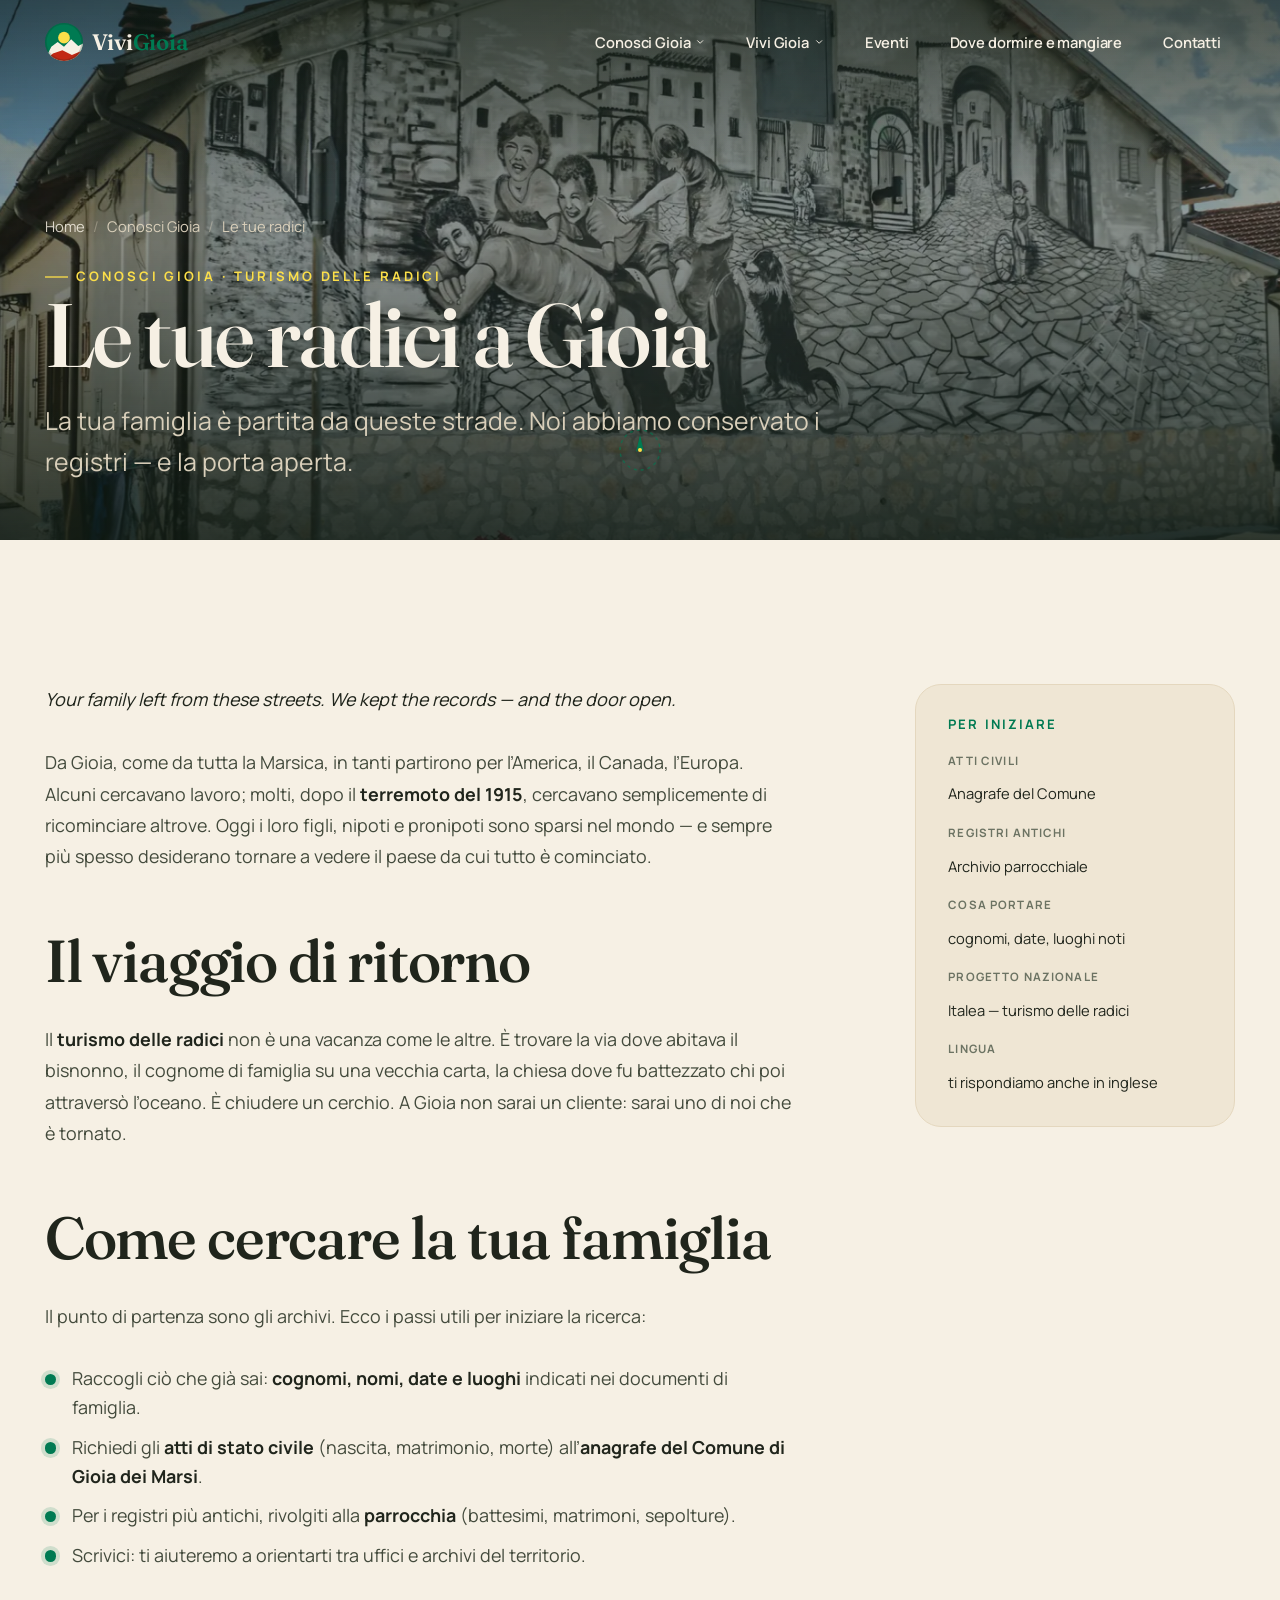
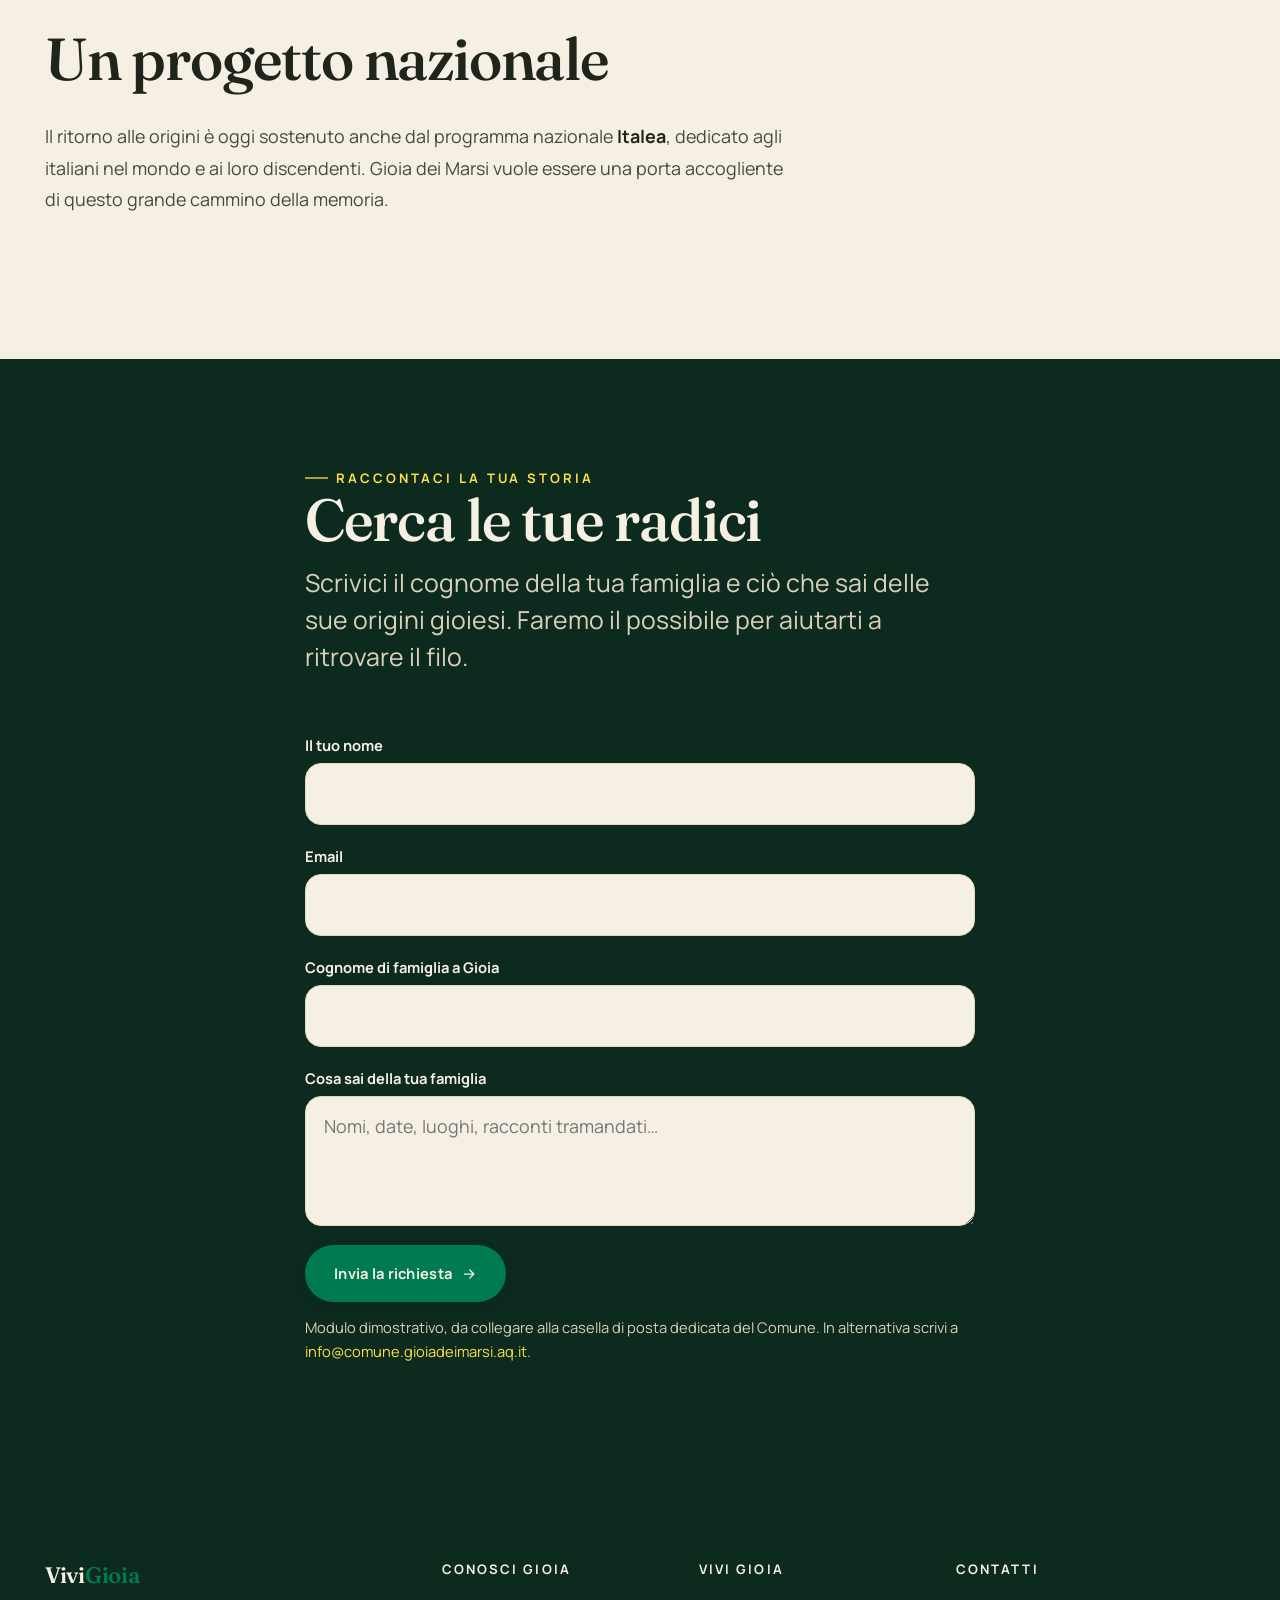
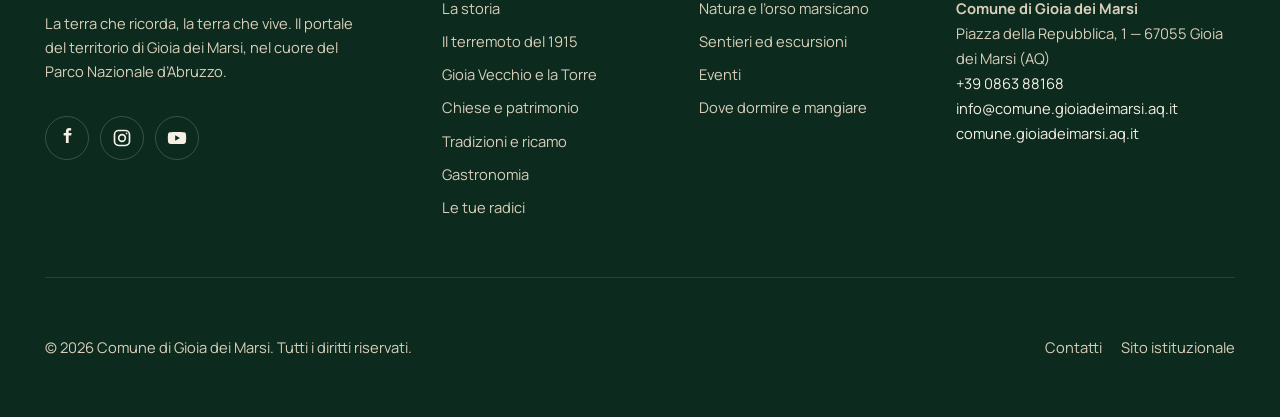
<file: radici.html>
<!doctype html>
<html lang="it" class="no-js">
<head>
  <meta charset="utf-8">
  <meta name="viewport" content="width=device-width, initial-scale=1, viewport-fit=cover">
  <title>Le tue radici — ViviGioia</title>
  <meta name="description" content="Per i discendenti di chi è partito da Gioia dei Marsi: turismo delle radici, ricerca degli atti, archivio della memoria. La porta del paese è rimasta aperta.">
  <link rel="canonical" href="https://www.vivigioia.it/radici.html">
  <meta name="theme-color" content="#2e4a34">
  <meta property="og:type" content="website">
  <meta property="og:locale" content="it_IT">
  <meta property="og:site_name" content="ViviGioia">
  <meta property="og:title" content="Le tue radici — ViviGioia">
  <meta property="og:description" content="Per i discendenti di chi è partito da Gioia dei Marsi: turismo delle radici, ricerca degli atti, archivio della memoria. La porta del paese è rimasta aperta.">
  <meta property="og:url" content="https://www.vivigioia.it/radici.html">
  <meta property="og:image" content="https://www.vivigioia.it/assets/img/fotogioia-82-1600.webp">
  <meta name="twitter:card" content="summary_large_image">
  <link rel="icon" href="assets/img/favicon.svg" type="image/svg+xml">
  <link rel="icon" href="assets/img/favicon-32.png" sizes="32x32">
  <link rel="apple-touch-icon" href="assets/img/favicon-180.png">
  <link rel="manifest" href="site.webmanifest">
  <link rel="preload" as="font" type="font/woff2" href="assets/font/fraunces-normal.woff2" crossorigin>
  <link rel="preload" as="font" type="font/woff2" href="assets/font/manrope.woff2" crossorigin>
  <link rel="preload" as="image" href="assets/img/fotogioia-82-1600.webp" imagesrcset="assets/img/fotogioia-82-480.webp 480w, assets/img/fotogioia-82-960.webp 960w, assets/img/fotogioia-82-1600.webp 1600w" imagesizes="100vw">
  <link rel="stylesheet" href="assets/css/main.css">
  
  <script>document.documentElement.classList.remove('no-js');document.documentElement.classList.add('js');</script>
  
</head>
<body>
  <a class="skip-link" href="#main">Vai al contenuto</a>
  <header class="site-header" data-theme="light" data-scrolled="false">
    <div class="site-header__inner">
      <a class="brand" href="index.html" aria-label="ViviGioia — home">
        <svg class="brand__mark" viewBox="0 0 48 48" xmlns="http://www.w3.org/2000/svg" aria-hidden="true"><defs><clipPath id="m"><circle cx="24" cy="24" r="24"/></clipPath></defs><g clip-path="url(#m)"><rect width="48" height="48" fill="#007a52"/><circle cx="24" cy="18.5" r="7.4" fill="#fcdf49"/><path d="M-2 50 8 30l8-6 8 6 9-9.5 9 8.5 8-4v25Z" fill="#f6f0e4"/><path d="M-2 50 10 38.5l12-4 12 6 16-7v16.5Z" fill="#c22714"/></g><circle cx="24" cy="24" r="23" fill="none" stroke="#0c2a1e" stroke-opacity=".2" stroke-width="2"/></svg>
        <span class="brand__name">Vivi<b>Gioia</b></span>
      </a>
      <nav class="nav" id="menu" aria-label="Navigazione principale">
        <div class="nav__group" data-open="false">
          <button class="nav__parent" aria-expanded="false">Conosci Gioia <svg class="chev" viewBox="0 0 24 24" width="16" height="16" fill="none" stroke="currentColor" stroke-width="2.2" stroke-linecap="round" stroke-linejoin="round" aria-hidden="true"><path d="m6 9 6 6 6-6"/></svg></button>
          <div class="nav__sub"><div class="nav__sub-inner">
            <a href="storia.html"><span class="nav__ico" aria-hidden="true"><svg viewBox="0 0 24 24" fill="none" stroke="currentColor" stroke-width="1.7" stroke-linecap="round" stroke-linejoin="round"><path d="M4 19V5a2 2 0 0 1 2-2h12v16H6a2 2 0 0 0-2 2z"/><path d="M6 19h12"/><path d="M9 7h6M9 10h6"/></svg></span><span>La storia</span></a>
            <a href="terremoto-1915.html"><span class="nav__ico" aria-hidden="true"><svg viewBox="0 0 24 24" fill="none" stroke="currentColor" stroke-width="1.7" stroke-linecap="round" stroke-linejoin="round"><path d="M2 12h4l2-7 3 14 2-9 2 5 2-3h5"/></svg></span><span>Il terremoto del 1915</span></a>
            <a href="gioia-vecchio.html"><span class="nav__ico" aria-hidden="true"><svg viewBox="0 0 24 24" fill="none" stroke="currentColor" stroke-width="1.7" stroke-linecap="round" stroke-linejoin="round"><path d="M8 21V8L6 7V3h3v2h2V3h3v2h2v2l-2 1v13"/><path d="M5 21h14"/><path d="M10 21v-4h4v4"/></svg></span><span>Gioia Vecchio e la Torre</span></a>
            <a href="patrimonio.html"><span class="nav__ico" aria-hidden="true"><svg viewBox="0 0 24 24" fill="none" stroke="currentColor" stroke-width="1.7" stroke-linecap="round" stroke-linejoin="round"><path d="M12 2v5M10 4h4"/><path d="M5 21V11l7-4 7 4v10"/><path d="M9.5 21v-4a2.5 2.5 0 0 1 5 0v4"/></svg></span><span>Chiese e patrimonio</span></a>
            <a href="tradizioni.html"><span class="nav__ico" aria-hidden="true"><svg viewBox="0 0 24 24" fill="none" stroke="currentColor" stroke-width="1.7" stroke-linecap="round" stroke-linejoin="round"><path d="M20 4 10 14"/><path d="M14 5.5 18.5 10"/><path d="M10 14c-1.5 1.5-3 2.2-5 2.5C5.3 14.5 6 13 7.5 11.5"/><circle cx="5" cy="19" r="1.5"/></svg></span><span>Tradizioni e ricamo</span></a>
            <a href="gastronomia.html"><span class="nav__ico" aria-hidden="true"><svg viewBox="0 0 24 24" fill="none" stroke="currentColor" stroke-width="1.7" stroke-linecap="round" stroke-linejoin="round"><path d="M6 3v8a2 2 0 0 0 4 0V3M8 11v10"/><path d="M16 3c-1.5 0-2.5 1.5-2.5 4S15 11 16 11s2.5-1.5 2.5-4S17.5 3 16 3zM16 11v10"/></svg></span><span>Gastronomia</span></a>
            <a href="radici.html"><span class="nav__ico" aria-hidden="true"><svg viewBox="0 0 24 24" fill="none" stroke="currentColor" stroke-width="1.7" stroke-linecap="round" stroke-linejoin="round"><path d="M12 3v9"/><path d="M12 12c0 3-2.5 4-5 6M12 12c0 3 2.5 4 5 6M12 12c0 2-1 3.5-1 6M9 7.5h6"/></svg></span><span>Le tue radici</span></a>
          </div></div>
        </div>
        <div class="nav__group" data-open="false">
          <button class="nav__parent" aria-expanded="false">Vivi Gioia <svg class="chev" viewBox="0 0 24 24" width="16" height="16" fill="none" stroke="currentColor" stroke-width="2.2" stroke-linecap="round" stroke-linejoin="round" aria-hidden="true"><path d="m6 9 6 6 6-6"/></svg></button>
          <div class="nav__sub"><div class="nav__sub-inner">
            <a href="natura.html"><span class="nav__ico" aria-hidden="true"><svg viewBox="0 0 24 24" fill="none" stroke="currentColor" stroke-width="1.6" stroke-linecap="round" stroke-linejoin="round"><circle cx="12" cy="14" r="6"/><circle cx="6.5" cy="7.5" r="2"/><circle cx="17.5" cy="7.5" r="2"/><circle cx="10" cy="13" r=".6" fill="currentColor"/><circle cx="14" cy="13" r=".6" fill="currentColor"/><path d="M11 16h2"/></svg></span><span>Natura e l’orso marsicano</span></a>
            <a href="sentieri.html"><span class="nav__ico" aria-hidden="true"><svg viewBox="0 0 24 24" fill="none" stroke="currentColor" stroke-width="1.7" stroke-linecap="round" stroke-linejoin="round"><path d="M7 20c-2 0-3-1.5-3-3s1-2.5 3-3 4-1 4-3-1-2.5-3-3"/><circle cx="9" cy="5" r="1"/><circle cx="14" cy="11" r="1"/><circle cx="9" cy="17" r="1"/><circle cx="18" cy="19" r="1"/></svg></span><span>Sentieri ed escursioni</span></a>
          </div></div>
        </div>
        <div class="nav__group"><a class="nav__link" href="eventi.html">Eventi</a></div>
        <div class="nav__group"><a class="nav__link" href="ricettivita.html">Dove dormire e mangiare</a></div>
        <div class="nav__group"><a class="nav__link" href="contatti.html">Contatti</a></div>
        <a class="btn btn--primary nav__cta" href="contatti.html">Pianifica la visita <svg class="btn__icon" viewBox="0 0 24 24" fill="none" stroke="currentColor" stroke-width="2" stroke-linecap="round" stroke-linejoin="round" aria-hidden="true"><path d="M5 12h14M13 6l6 6-6 6"/></svg></a>
        <div class="nav__meta">
          <span>Comune di Gioia dei Marsi</span>
          <span class="nav__lang in-panel"><span aria-current="page">IT</span><span aria-hidden="true">·</span><span style="opacity:.5" title="Versione inglese in arrivo">EN</span></span>
        </div>
      </nav>
      <button class="nav__toggle" aria-label="Apri il menu" aria-expanded="false" aria-controls="menu">
        <span></span><span></span><span></span>
      </button>
    </div>
  </header>
  <div class="cursor" data-cursor aria-hidden="true">
    <svg class="cursor__ring" viewBox="0 0 44 44"><circle cx="22" cy="22" r="20" fill="none" stroke="currentColor" stroke-width="1.5" stroke-dasharray="2 5" stroke-linecap="round"/></svg>
    <svg class="cursor__needle" viewBox="0 0 44 44"><path d="M22 7 L26 24 L22 20 L18 24 Z" fill="currentColor"/></svg>
    <span class="cursor__dot"></span>
  </div>
  <main id="main">

    <section class="page-hero" data-hero-sentinel>
      <div class="page-hero__media"><picture>
  <source type="image/webp" srcset="assets/img/fotogioia-82-480.webp 480w, assets/img/fotogioia-82-960.webp 960w, assets/img/fotogioia-82-1600.webp 1600w" sizes="100vw">
  <img src="assets/img/fotogioia-82-1600.jpg" width="5734" height="3823" alt="Murale che raffigura l’antico borgo di Gioia prima del terremoto" loading="eager" decoding="async" fetchpriority="high">
</picture></div>
      <div class="page-hero__inner">
        <ol class="breadcrumb"><li><a href="index.html">Home</a></li><li><span aria-current="page">Conosci Gioia</span></li><li><span aria-current="page">Le tue radici</span></li></ol>
        <p class="kicker kicker--light">Conosci Gioia · Turismo delle radici</p>
        <h1 class="page-hero__title">Le tue radici a Gioia</h1>
        <p class="page-hero__sub">La tua famiglia è partita da queste strade. Noi abbiamo conservato i registri — e la porta aperta.</p>
      </div>
    </section>
    <section class="section">
      <div class="container page-content-grid">
        <div class="prose reveal">
          <p class="lead"><em>Your family left from these streets. We kept the records — and the door open.</em></p>
          <p>Da Gioia, come da tutta la Marsica, in tanti partirono per l’America, il Canada, l’Europa. Alcuni cercavano lavoro; molti, dopo il <strong>terremoto del 1915</strong>, cercavano semplicemente di ricominciare altrove. Oggi i loro figli, nipoti e pronipoti sono sparsi nel mondo — e sempre più spesso desiderano tornare a vedere il paese da cui tutto è cominciato.</p>

          <h2>Il viaggio di ritorno</h2>
          <p>Il <strong>turismo delle radici</strong> non è una vacanza come le altre. È trovare la via dove abitava il bisnonno, il cognome di famiglia su una vecchia carta, la chiesa dove fu battezzato chi poi attraversò l’oceano. È chiudere un cerchio. A Gioia non sarai un cliente: sarai uno di noi che è tornato.</p>

          <h2>Come cercare la tua famiglia</h2>
          <p>Il punto di partenza sono gli archivi. Ecco i passi utili per iniziare la ricerca:</p>
          <ul class="tick">
            <li>Raccogli ciò che già sai: <strong>cognomi, nomi, date e luoghi</strong> indicati nei documenti di famiglia.</li>
            <li>Richiedi gli <strong>atti di stato civile</strong> (nascita, matrimonio, morte) all’<strong>anagrafe del Comune di Gioia dei Marsi</strong>.</li>
            <li>Per i registri più antichi, rivolgiti alla <strong>parrocchia</strong> (battesimi, matrimoni, sepolture).</li>
            <li>Scrivici: ti aiuteremo a orientarti tra uffici e archivi del territorio.</li>
          </ul>

          <h2>Un progetto nazionale</h2>
          <p>Il ritorno alle origini è oggi sostenuto anche dal programma nazionale <strong>Italea</strong>, dedicato agli italiani nel mondo e ai loro discendenti. Gioia dei Marsi vuole essere una porta accogliente di questo grande cammino della memoria.</p>
        </div>
        <div class="reveal">
          <aside class="factbox"><h4>Per iniziare</h4><dl><dt>Atti civili</dt><dd>Anagrafe del Comune</dd><dt>Registri antichi</dt><dd>Archivio parrocchiale</dd><dt>Cosa portare</dt><dd>cognomi, date, luoghi noti</dd><dt>Progetto nazionale</dt><dd>Italea — turismo delle radici</dd><dt>Lingua</dt><dd>ti rispondiamo anche in inglese</dd></dl></aside>
        </div>
      </div>
    </section>

    <section class="section--tight bg-forest">
      <div class="container container--narrow reveal">
        <p class="kicker kicker--light">Raccontaci la tua storia</p>
        <h2>Cerca le tue radici</h2>
        <p class="lead" style="color:var(--on-dark-soft);margin-top:0.8rem">Scrivici il cognome della tua famiglia e ciò che sai delle sue origini gioiesi. Faremo il possibile per aiutarti a ritrovare il filo.</p>
        <form class="form-stack mt-l" onsubmit="return false" aria-label="Modulo ricerca radici">
          <div class="field"><label for="r-name">Il tuo nome</label><input id="r-name" name="name" type="text" autocomplete="name" required></div>
          <div class="field"><label for="r-email">Email</label><input id="r-email" name="email" type="email" autocomplete="email" required></div>
          <div class="field"><label for="r-surname">Cognome di famiglia a Gioia</label><input id="r-surname" name="surname" type="text"></div>
          <div class="field"><label for="r-story">Cosa sai della tua famiglia</label><textarea id="r-story" name="story" placeholder="Nomi, date, luoghi, racconti tramandati…"></textarea></div>
          <div><button class="btn btn--primary" type="submit">Invia la richiesta <svg class="btn__icon" viewBox="0 0 24 24" fill="none" stroke="currentColor" stroke-width="2" stroke-linecap="round" stroke-linejoin="round" aria-hidden="true"><path d="M5 12h14M13 6l6 6-6 6"/></svg></button></div>
        </form>
        <p class="form-note">Modulo dimostrativo, da collegare alla casella di posta dedicata del Comune. In alternativa scrivi a <a href="mailto:info@comune.gioiadeimarsi.aq.it" style="color:var(--ochre-300)">info@comune.gioiadeimarsi.aq.it</a>.</p>
      </div>
    </section>

  </main>
  <footer class="site-footer">
    <div class="container">
      <div class="footer__top">
        <div class="footer__brand">
          <a class="brand" href="index.html" aria-label="ViviGioia"><span class="brand__name">Vivi<b>Gioia</b></span></a>
          <p class="footer__tagline">La terra che ricorda, la terra che vive. Il portale del territorio di Gioia dei Marsi, nel cuore del Parco Nazionale d’Abruzzo.</p>
          <div class="footer__social">
            <a href="https://www.facebook.com/" aria-label="Facebook" target="_blank" rel="noopener"><svg viewBox="0 0 24 24" width="20" height="20" fill="currentColor" aria-hidden="true"><path d="M14 9h3l.5-3H14V4.5c0-.8.3-1.5 1.6-1.5H17V.2A22 22 0 0 0 14.7 0C12.3 0 10.7 1.4 10.7 4.1V6H8v3h2.7v9H14z"/></svg></a>
            <a href="https://www.instagram.com/" aria-label="Instagram" target="_blank" rel="noopener"><svg viewBox="0 0 24 24" width="20" height="20" fill="none" stroke="currentColor" stroke-width="2" aria-hidden="true"><rect x="3" y="3" width="18" height="18" rx="5"/><circle cx="12" cy="12" r="4"/><circle cx="17.5" cy="6.5" r="1" fill="currentColor" stroke="none"/></svg></a>
            <a href="https://www.youtube.com/" aria-label="YouTube" target="_blank" rel="noopener"><svg viewBox="0 0 24 24" width="20" height="20" fill="currentColor" aria-hidden="true"><path d="M23 12s0-3.4-.4-5a2.6 2.6 0 0 0-1.8-1.8C19 4.7 12 4.7 12 4.7s-7 0-8.8.5A2.6 2.6 0 0 0 1.4 7C1 8.6 1 12 1 12s0 3.4.4 5a2.6 2.6 0 0 0 1.8 1.8c1.8.5 8.8.5 8.8.5s7 0 8.8-.5A2.6 2.6 0 0 0 22.6 17c.4-1.6.4-5 .4-5ZM9.8 15.3V8.7l5.7 3.3z"/></svg></a>
          </div>
        </div>
        <div class="footer__col">
          <h4>Conosci Gioia</h4>
          <ul><li><a href="storia.html">La storia</a></li><li><a href="terremoto-1915.html">Il terremoto del 1915</a></li><li><a href="gioia-vecchio.html">Gioia Vecchio e la Torre</a></li><li><a href="patrimonio.html">Chiese e patrimonio</a></li><li><a href="tradizioni.html">Tradizioni e ricamo</a></li><li><a href="gastronomia.html">Gastronomia</a></li><li><a href="radici.html">Le tue radici</a></li></ul>
        </div>
        <div class="footer__col">
          <h4>Vivi Gioia</h4>
          <ul><li><a href="natura.html">Natura e l’orso marsicano</a></li><li><a href="sentieri.html">Sentieri ed escursioni</a></li><li><a href="eventi.html">Eventi</a></li><li><a href="ricettivita.html">Dove dormire e mangiare</a></li></ul>
        </div>
        <div class="footer__col">
          <h4>Contatti</h4>
          <div class="footer__contact">
            <strong>Comune di Gioia dei Marsi</strong><br>
            Piazza della Repubblica, 1 — 67055 Gioia dei Marsi (AQ)<br>
            <a href="tel:+39086388168">+39 0863 88168</a><br>
            <a href="mailto:info@comune.gioiadeimarsi.aq.it">info@comune.gioiadeimarsi.aq.it</a><br>
            <a href="https://comune.gioiadeimarsi.aq.it" target="_blank" rel="noopener">comune.gioiadeimarsi.aq.it</a>
          </div>
        </div>
      </div>
      <div class="footer__bottom">
        <span>© <span data-year>2026</span> Comune di Gioia dei Marsi. Tutti i diritti riservati.</span>
        <div class="footer__legal">
          <a href="contatti.html">Contatti</a>
          <a href="https://comune.gioiadeimarsi.aq.it" target="_blank" rel="noopener">Sito istituzionale</a>
        </div>
      </div>
    </div>
  </footer>  <script src="assets/js/vendor/gsap.min.js" defer></script>
  <script src="assets/js/vendor/ScrollTrigger.min.js" defer></script>
  <script src="assets/js/vendor/lenis.min.js" defer></script>
  <script src="assets/js/app.js" defer></script>
</body>
</html>
</file>
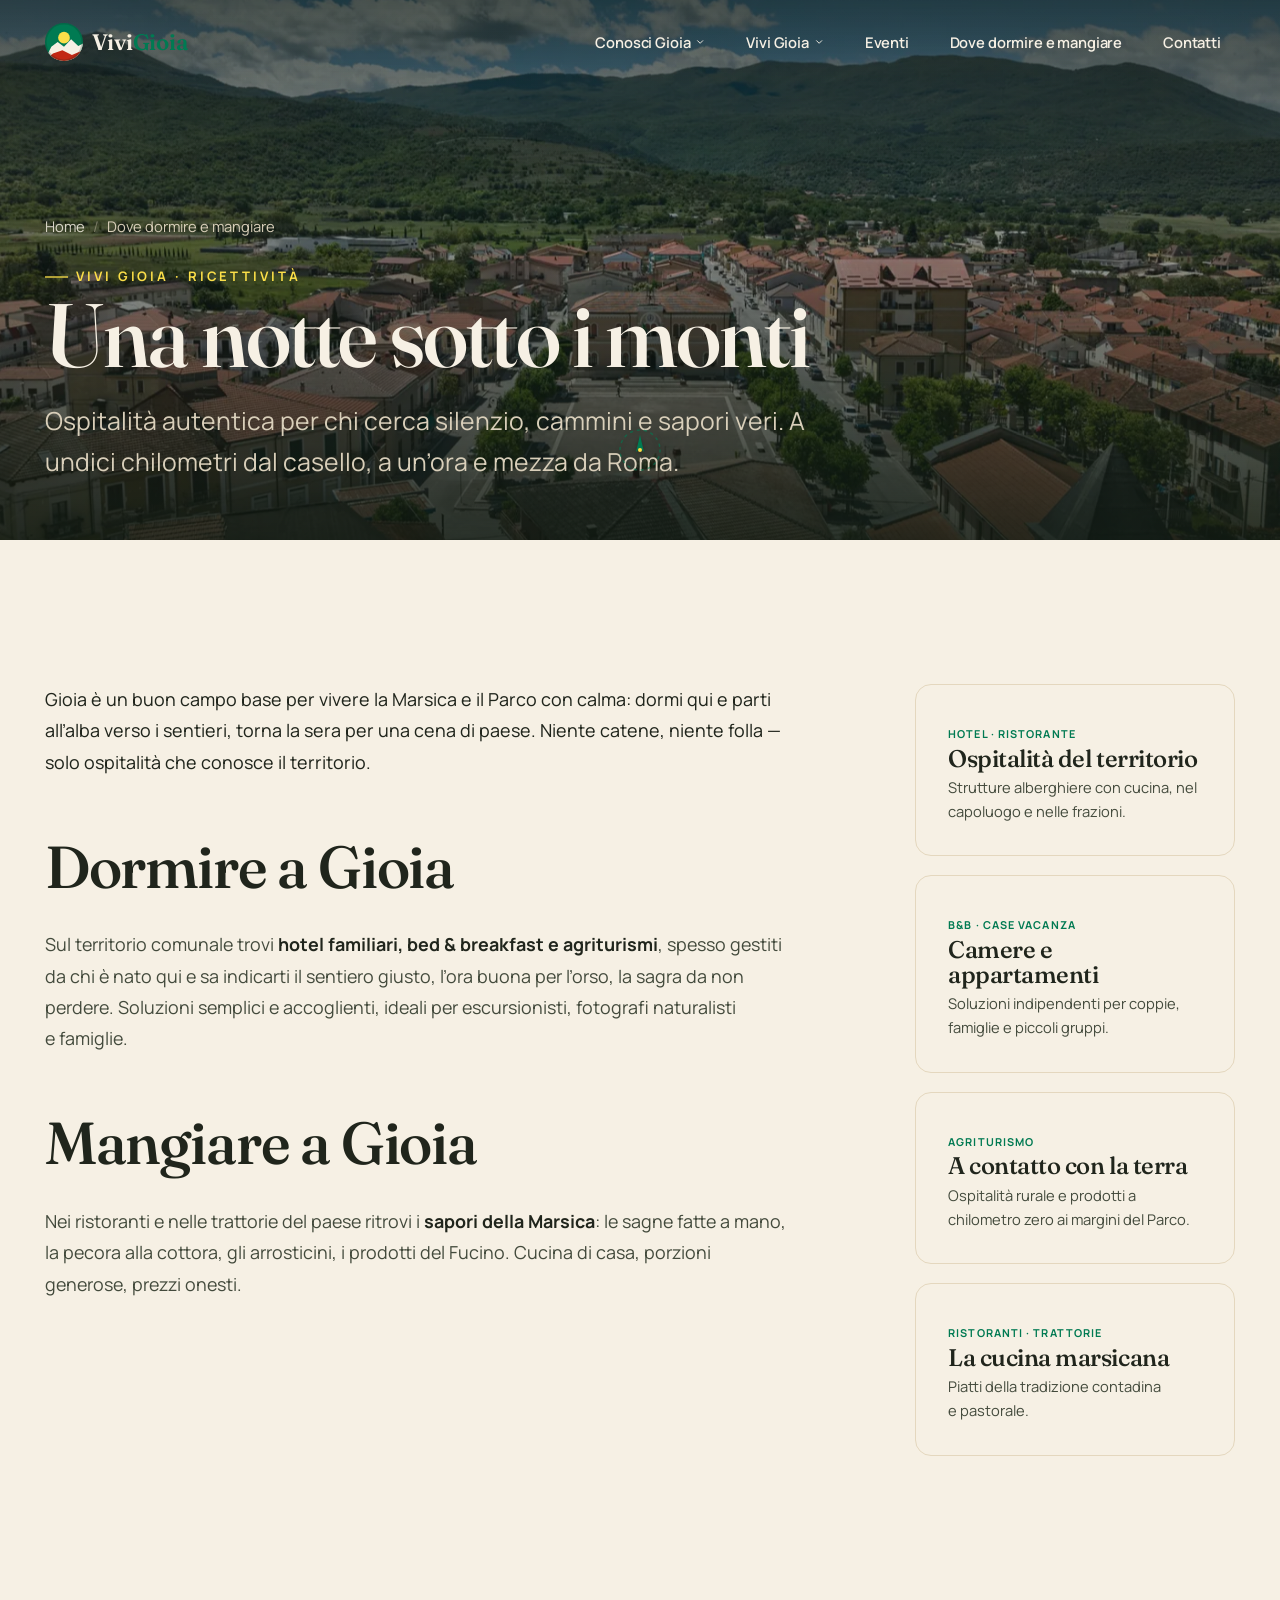
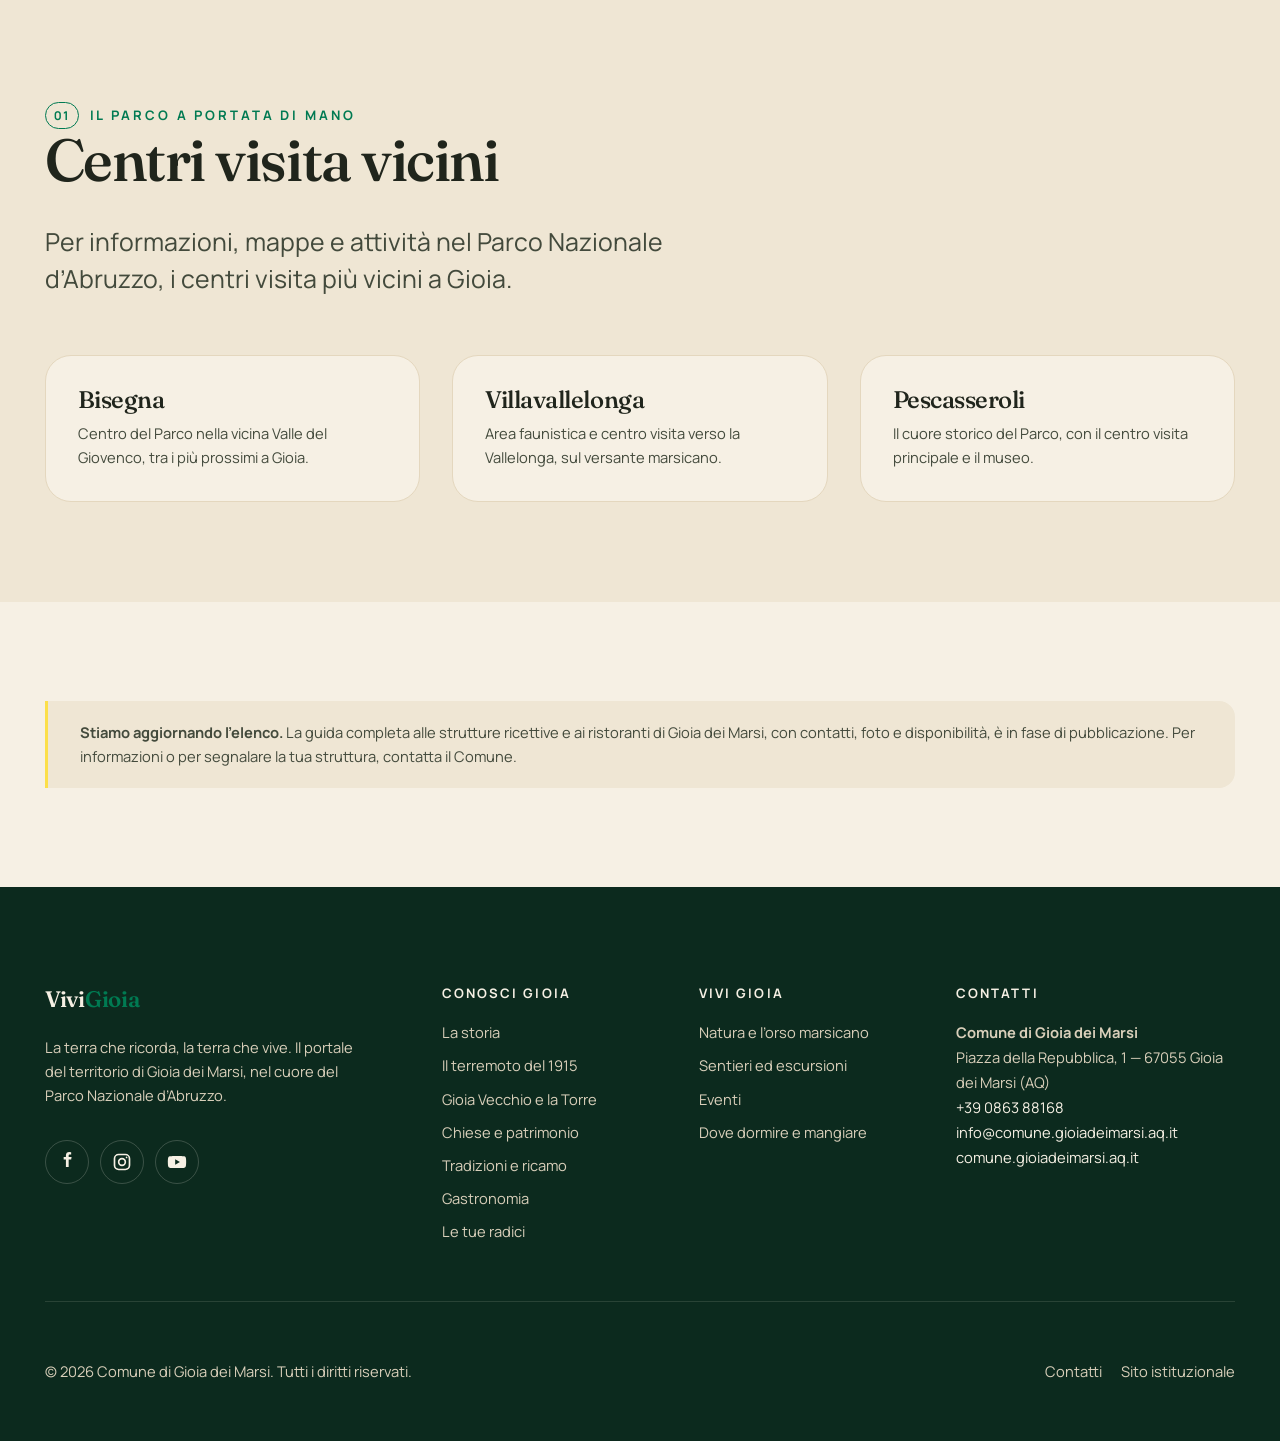
<file: ricettivita.html>
<!doctype html>
<html lang="it" class="no-js">
<head>
  <meta charset="utf-8">
  <meta name="viewport" content="width=device-width, initial-scale=1, viewport-fit=cover">
  <title>Dove dormire e mangiare — ViviGioia</title>
  <meta name="description" content="Dormire e mangiare a Gioia dei Marsi: hotel, B&amp;B e agriturismi a misura di chi cammina e fotografa, la cucina della Marsica e i centri visita del Parco Nazionale d’Abruzzo.">
  <link rel="canonical" href="https://www.vivigioia.it/ricettivita.html">
  <meta name="theme-color" content="#2e4a34">
  <meta property="og:type" content="website">
  <meta property="og:locale" content="it_IT">
  <meta property="og:site_name" content="ViviGioia">
  <meta property="og:title" content="Dove dormire e mangiare — ViviGioia">
  <meta property="og:description" content="Dormire e mangiare a Gioia dei Marsi: hotel, B&amp;B e agriturismi a misura di chi cammina e fotografa, la cucina della Marsica e i centri visita del Parco Nazionale d’Abruzzo.">
  <meta property="og:url" content="https://www.vivigioia.it/ricettivita.html">
  <meta property="og:image" content="https://www.vivigioia.it/assets/img/gioiadrone-4-1600.webp">
  <meta name="twitter:card" content="summary_large_image">
  <link rel="icon" href="assets/img/favicon.svg" type="image/svg+xml">
  <link rel="icon" href="assets/img/favicon-32.png" sizes="32x32">
  <link rel="apple-touch-icon" href="assets/img/favicon-180.png">
  <link rel="manifest" href="site.webmanifest">
  <link rel="preload" as="font" type="font/woff2" href="assets/font/fraunces-normal.woff2" crossorigin>
  <link rel="preload" as="font" type="font/woff2" href="assets/font/manrope.woff2" crossorigin>
  <link rel="preload" as="image" href="assets/img/gioiadrone-4-1600.webp" imagesrcset="assets/img/gioiadrone-4-480.webp 480w, assets/img/gioiadrone-4-960.webp 960w, assets/img/gioiadrone-4-1600.webp 1600w" imagesizes="100vw">
  <link rel="stylesheet" href="assets/css/main.css">
  
  <script>document.documentElement.classList.remove('no-js');document.documentElement.classList.add('js');</script>
  
</head>
<body>
  <a class="skip-link" href="#main">Vai al contenuto</a>
  <header class="site-header" data-theme="light" data-scrolled="false">
    <div class="site-header__inner">
      <a class="brand" href="index.html" aria-label="ViviGioia — home">
        <svg class="brand__mark" viewBox="0 0 48 48" xmlns="http://www.w3.org/2000/svg" aria-hidden="true"><defs><clipPath id="m"><circle cx="24" cy="24" r="24"/></clipPath></defs><g clip-path="url(#m)"><rect width="48" height="48" fill="#007a52"/><circle cx="24" cy="18.5" r="7.4" fill="#fcdf49"/><path d="M-2 50 8 30l8-6 8 6 9-9.5 9 8.5 8-4v25Z" fill="#f6f0e4"/><path d="M-2 50 10 38.5l12-4 12 6 16-7v16.5Z" fill="#c22714"/></g><circle cx="24" cy="24" r="23" fill="none" stroke="#0c2a1e" stroke-opacity=".2" stroke-width="2"/></svg>
        <span class="brand__name">Vivi<b>Gioia</b></span>
      </a>
      <nav class="nav" id="menu" aria-label="Navigazione principale">
        <div class="nav__group" data-open="false">
          <button class="nav__parent" aria-expanded="false">Conosci Gioia <svg class="chev" viewBox="0 0 24 24" width="16" height="16" fill="none" stroke="currentColor" stroke-width="2.2" stroke-linecap="round" stroke-linejoin="round" aria-hidden="true"><path d="m6 9 6 6 6-6"/></svg></button>
          <div class="nav__sub"><div class="nav__sub-inner">
            <a href="storia.html"><span class="nav__ico" aria-hidden="true"><svg viewBox="0 0 24 24" fill="none" stroke="currentColor" stroke-width="1.7" stroke-linecap="round" stroke-linejoin="round"><path d="M4 19V5a2 2 0 0 1 2-2h12v16H6a2 2 0 0 0-2 2z"/><path d="M6 19h12"/><path d="M9 7h6M9 10h6"/></svg></span><span>La storia</span></a>
            <a href="terremoto-1915.html"><span class="nav__ico" aria-hidden="true"><svg viewBox="0 0 24 24" fill="none" stroke="currentColor" stroke-width="1.7" stroke-linecap="round" stroke-linejoin="round"><path d="M2 12h4l2-7 3 14 2-9 2 5 2-3h5"/></svg></span><span>Il terremoto del 1915</span></a>
            <a href="gioia-vecchio.html"><span class="nav__ico" aria-hidden="true"><svg viewBox="0 0 24 24" fill="none" stroke="currentColor" stroke-width="1.7" stroke-linecap="round" stroke-linejoin="round"><path d="M8 21V8L6 7V3h3v2h2V3h3v2h2v2l-2 1v13"/><path d="M5 21h14"/><path d="M10 21v-4h4v4"/></svg></span><span>Gioia Vecchio e la Torre</span></a>
            <a href="patrimonio.html"><span class="nav__ico" aria-hidden="true"><svg viewBox="0 0 24 24" fill="none" stroke="currentColor" stroke-width="1.7" stroke-linecap="round" stroke-linejoin="round"><path d="M12 2v5M10 4h4"/><path d="M5 21V11l7-4 7 4v10"/><path d="M9.5 21v-4a2.5 2.5 0 0 1 5 0v4"/></svg></span><span>Chiese e patrimonio</span></a>
            <a href="tradizioni.html"><span class="nav__ico" aria-hidden="true"><svg viewBox="0 0 24 24" fill="none" stroke="currentColor" stroke-width="1.7" stroke-linecap="round" stroke-linejoin="round"><path d="M20 4 10 14"/><path d="M14 5.5 18.5 10"/><path d="M10 14c-1.5 1.5-3 2.2-5 2.5C5.3 14.5 6 13 7.5 11.5"/><circle cx="5" cy="19" r="1.5"/></svg></span><span>Tradizioni e ricamo</span></a>
            <a href="gastronomia.html"><span class="nav__ico" aria-hidden="true"><svg viewBox="0 0 24 24" fill="none" stroke="currentColor" stroke-width="1.7" stroke-linecap="round" stroke-linejoin="round"><path d="M6 3v8a2 2 0 0 0 4 0V3M8 11v10"/><path d="M16 3c-1.5 0-2.5 1.5-2.5 4S15 11 16 11s2.5-1.5 2.5-4S17.5 3 16 3zM16 11v10"/></svg></span><span>Gastronomia</span></a>
            <a href="radici.html"><span class="nav__ico" aria-hidden="true"><svg viewBox="0 0 24 24" fill="none" stroke="currentColor" stroke-width="1.7" stroke-linecap="round" stroke-linejoin="round"><path d="M12 3v9"/><path d="M12 12c0 3-2.5 4-5 6M12 12c0 3 2.5 4 5 6M12 12c0 2-1 3.5-1 6M9 7.5h6"/></svg></span><span>Le tue radici</span></a>
          </div></div>
        </div>
        <div class="nav__group" data-open="false">
          <button class="nav__parent" aria-expanded="false">Vivi Gioia <svg class="chev" viewBox="0 0 24 24" width="16" height="16" fill="none" stroke="currentColor" stroke-width="2.2" stroke-linecap="round" stroke-linejoin="round" aria-hidden="true"><path d="m6 9 6 6 6-6"/></svg></button>
          <div class="nav__sub"><div class="nav__sub-inner">
            <a href="natura.html"><span class="nav__ico" aria-hidden="true"><svg viewBox="0 0 24 24" fill="none" stroke="currentColor" stroke-width="1.6" stroke-linecap="round" stroke-linejoin="round"><circle cx="12" cy="14" r="6"/><circle cx="6.5" cy="7.5" r="2"/><circle cx="17.5" cy="7.5" r="2"/><circle cx="10" cy="13" r=".6" fill="currentColor"/><circle cx="14" cy="13" r=".6" fill="currentColor"/><path d="M11 16h2"/></svg></span><span>Natura e l’orso marsicano</span></a>
            <a href="sentieri.html"><span class="nav__ico" aria-hidden="true"><svg viewBox="0 0 24 24" fill="none" stroke="currentColor" stroke-width="1.7" stroke-linecap="round" stroke-linejoin="round"><path d="M7 20c-2 0-3-1.5-3-3s1-2.5 3-3 4-1 4-3-1-2.5-3-3"/><circle cx="9" cy="5" r="1"/><circle cx="14" cy="11" r="1"/><circle cx="9" cy="17" r="1"/><circle cx="18" cy="19" r="1"/></svg></span><span>Sentieri ed escursioni</span></a>
          </div></div>
        </div>
        <div class="nav__group"><a class="nav__link" href="eventi.html">Eventi</a></div>
        <div class="nav__group"><a class="nav__link" href="ricettivita.html">Dove dormire e mangiare</a></div>
        <div class="nav__group"><a class="nav__link" href="contatti.html">Contatti</a></div>
        <a class="btn btn--primary nav__cta" href="contatti.html">Pianifica la visita <svg class="btn__icon" viewBox="0 0 24 24" fill="none" stroke="currentColor" stroke-width="2" stroke-linecap="round" stroke-linejoin="round" aria-hidden="true"><path d="M5 12h14M13 6l6 6-6 6"/></svg></a>
        <div class="nav__meta">
          <span>Comune di Gioia dei Marsi</span>
          <span class="nav__lang in-panel"><span aria-current="page">IT</span><span aria-hidden="true">·</span><span style="opacity:.5" title="Versione inglese in arrivo">EN</span></span>
        </div>
      </nav>
      <button class="nav__toggle" aria-label="Apri il menu" aria-expanded="false" aria-controls="menu">
        <span></span><span></span><span></span>
      </button>
    </div>
  </header>
  <div class="cursor" data-cursor aria-hidden="true">
    <svg class="cursor__ring" viewBox="0 0 44 44"><circle cx="22" cy="22" r="20" fill="none" stroke="currentColor" stroke-width="1.5" stroke-dasharray="2 5" stroke-linecap="round"/></svg>
    <svg class="cursor__needle" viewBox="0 0 44 44"><path d="M22 7 L26 24 L22 20 L18 24 Z" fill="currentColor"/></svg>
    <span class="cursor__dot"></span>
  </div>
  <main id="main">

    <section class="page-hero" data-hero-sentinel>
      <div class="page-hero__media"><picture>
  <source type="image/webp" srcset="assets/img/gioiadrone-4-480.webp 480w, assets/img/gioiadrone-4-960.webp 960w, assets/img/gioiadrone-4-1600.webp 1600w" sizes="100vw">
  <img src="assets/img/gioiadrone-4-1600.jpg" width="8192" height="6144" alt="Veduta sui tetti di Gioia dei Marsi con il campanile" loading="eager" decoding="async" fetchpriority="high">
</picture></div>
      <div class="page-hero__inner">
        <ol class="breadcrumb"><li><a href="index.html">Home</a></li><li><span aria-current="page">Dove dormire e mangiare</span></li></ol>
        <p class="kicker kicker--light">Vivi Gioia · Ricettività</p>
        <h1 class="page-hero__title">Una notte sotto i monti</h1>
        <p class="page-hero__sub">Ospitalità autentica per chi cerca silenzio, cammini e sapori veri. A undici chilometri dal casello, a un’ora e mezza da Roma.</p>
      </div>
    </section>
    <section class="section">
      <div class="container page-content-grid">
        <div class="prose reveal">
          <p class="lead">Gioia è un buon campo base per vivere la Marsica e il Parco con calma: dormi qui e parti all’alba verso i sentieri, torna la sera per una cena di paese. Niente catene, niente folla — solo ospitalità che conosce il territorio.</p>
          <h2>Dormire a Gioia</h2>
          <p>Sul territorio comunale trovi <strong>hotel familiari, bed &amp; breakfast e agriturismi</strong>, spesso gestiti da chi è nato qui e sa indicarti il sentiero giusto, l’ora buona per l’orso, la sagra da non perdere. Soluzioni semplici e accoglienti, ideali per escursionisti, fotografi naturalisti e famiglie.</p>
          <h2>Mangiare a Gioia</h2>
          <p>Nei ristoranti e nelle trattorie del paese ritrovi i <strong>sapori della Marsica</strong>: le sagne fatte a mano, la pecora alla cottora, gli arrosticini, i prodotti del Fucino. Cucina di casa, porzioni generose, prezzi onesti.</p>
        </div>
        <div class="reveal">
          <div class="listing">
            <article class="listing__item reveal">
    <div style="flex:1">
      <span class="listing__tag">Hotel · Ristorante</span>
      <h3 class="listing__title">Ospitalità del territorio</h3>
      <p class="listing__meta">Strutture alberghiere con cucina, nel capoluogo e nelle frazioni.</p>
    </div>
  </article>
            <article class="listing__item reveal">
    <div style="flex:1">
      <span class="listing__tag">B&B · Case vacanza</span>
      <h3 class="listing__title">Camere e appartamenti</h3>
      <p class="listing__meta">Soluzioni indipendenti per coppie, famiglie e piccoli gruppi.</p>
    </div>
  </article>
            <article class="listing__item reveal">
    <div style="flex:1">
      <span class="listing__tag">Agriturismo</span>
      <h3 class="listing__title">A contatto con la terra</h3>
      <p class="listing__meta">Ospitalità rurale e prodotti a chilometro zero ai margini del Parco.</p>
    </div>
  </article>
            <article class="listing__item reveal">
    <div style="flex:1">
      <span class="listing__tag">Ristoranti · Trattorie</span>
      <h3 class="listing__title">La cucina marsicana</h3>
      <p class="listing__meta">Piatti della tradizione contadina e pastorale.</p>
    </div>
  </article>
          </div>
        </div>
      </div>
    </section>

    <section class="section--tight bg-paper-2">
      <div class="container">
        <div class="section-head reveal"><p class="kicker">Il Parco a portata di mano</p><h2>Centri visita vicini</h2><p class="lead">Per informazioni, mappe e attività nel Parco Nazionale d’Abruzzo, i centri visita più vicini a Gioia.</p></div>
        <div class="cardgrid cardgrid--3 reveal-stagger">
          <article class="pillar"><h3>Bisegna</h3><p>Centro del Parco nella vicina Valle del Giovenco, tra i più prossimi a Gioia.</p></article>
          <article class="pillar"><h3>Villavallelonga</h3><p>Area faunistica e centro visita verso la Vallelonga, sul versante marsicano.</p></article>
          <article class="pillar"><h3>Pescasseroli</h3><p>Il cuore storico del Parco, con il centro visita principale e il museo.</p></article>
        </div>
      </div>
    </section>

    <section class="section--tight">
      <div class="container">
        <div class="notice reveal">
          <strong>Stiamo aggiornando l’elenco.</strong> La guida completa alle strutture ricettive e ai ristoranti di Gioia dei Marsi, con contatti, foto e disponibilità, è in fase di pubblicazione. Per informazioni o per segnalare la tua struttura, <a href="contatti.html">contatta il Comune</a>.
        </div>
      </div>
    </section>

  </main>
  <footer class="site-footer">
    <div class="container">
      <div class="footer__top">
        <div class="footer__brand">
          <a class="brand" href="index.html" aria-label="ViviGioia"><span class="brand__name">Vivi<b>Gioia</b></span></a>
          <p class="footer__tagline">La terra che ricorda, la terra che vive. Il portale del territorio di Gioia dei Marsi, nel cuore del Parco Nazionale d’Abruzzo.</p>
          <div class="footer__social">
            <a href="https://www.facebook.com/" aria-label="Facebook" target="_blank" rel="noopener"><svg viewBox="0 0 24 24" width="20" height="20" fill="currentColor" aria-hidden="true"><path d="M14 9h3l.5-3H14V4.5c0-.8.3-1.5 1.6-1.5H17V.2A22 22 0 0 0 14.7 0C12.3 0 10.7 1.4 10.7 4.1V6H8v3h2.7v9H14z"/></svg></a>
            <a href="https://www.instagram.com/" aria-label="Instagram" target="_blank" rel="noopener"><svg viewBox="0 0 24 24" width="20" height="20" fill="none" stroke="currentColor" stroke-width="2" aria-hidden="true"><rect x="3" y="3" width="18" height="18" rx="5"/><circle cx="12" cy="12" r="4"/><circle cx="17.5" cy="6.5" r="1" fill="currentColor" stroke="none"/></svg></a>
            <a href="https://www.youtube.com/" aria-label="YouTube" target="_blank" rel="noopener"><svg viewBox="0 0 24 24" width="20" height="20" fill="currentColor" aria-hidden="true"><path d="M23 12s0-3.4-.4-5a2.6 2.6 0 0 0-1.8-1.8C19 4.7 12 4.7 12 4.7s-7 0-8.8.5A2.6 2.6 0 0 0 1.4 7C1 8.6 1 12 1 12s0 3.4.4 5a2.6 2.6 0 0 0 1.8 1.8c1.8.5 8.8.5 8.8.5s7 0 8.8-.5A2.6 2.6 0 0 0 22.6 17c.4-1.6.4-5 .4-5ZM9.8 15.3V8.7l5.7 3.3z"/></svg></a>
          </div>
        </div>
        <div class="footer__col">
          <h4>Conosci Gioia</h4>
          <ul><li><a href="storia.html">La storia</a></li><li><a href="terremoto-1915.html">Il terremoto del 1915</a></li><li><a href="gioia-vecchio.html">Gioia Vecchio e la Torre</a></li><li><a href="patrimonio.html">Chiese e patrimonio</a></li><li><a href="tradizioni.html">Tradizioni e ricamo</a></li><li><a href="gastronomia.html">Gastronomia</a></li><li><a href="radici.html">Le tue radici</a></li></ul>
        </div>
        <div class="footer__col">
          <h4>Vivi Gioia</h4>
          <ul><li><a href="natura.html">Natura e l’orso marsicano</a></li><li><a href="sentieri.html">Sentieri ed escursioni</a></li><li><a href="eventi.html">Eventi</a></li><li><a href="ricettivita.html">Dove dormire e mangiare</a></li></ul>
        </div>
        <div class="footer__col">
          <h4>Contatti</h4>
          <div class="footer__contact">
            <strong>Comune di Gioia dei Marsi</strong><br>
            Piazza della Repubblica, 1 — 67055 Gioia dei Marsi (AQ)<br>
            <a href="tel:+39086388168">+39 0863 88168</a><br>
            <a href="mailto:info@comune.gioiadeimarsi.aq.it">info@comune.gioiadeimarsi.aq.it</a><br>
            <a href="https://comune.gioiadeimarsi.aq.it" target="_blank" rel="noopener">comune.gioiadeimarsi.aq.it</a>
          </div>
        </div>
      </div>
      <div class="footer__bottom">
        <span>© <span data-year>2026</span> Comune di Gioia dei Marsi. Tutti i diritti riservati.</span>
        <div class="footer__legal">
          <a href="contatti.html">Contatti</a>
          <a href="https://comune.gioiadeimarsi.aq.it" target="_blank" rel="noopener">Sito istituzionale</a>
        </div>
      </div>
    </div>
  </footer>  <script src="assets/js/vendor/gsap.min.js" defer></script>
  <script src="assets/js/vendor/ScrollTrigger.min.js" defer></script>
  <script src="assets/js/vendor/lenis.min.js" defer></script>
  <script src="assets/js/app.js" defer></script>
</body>
</html>
</file>
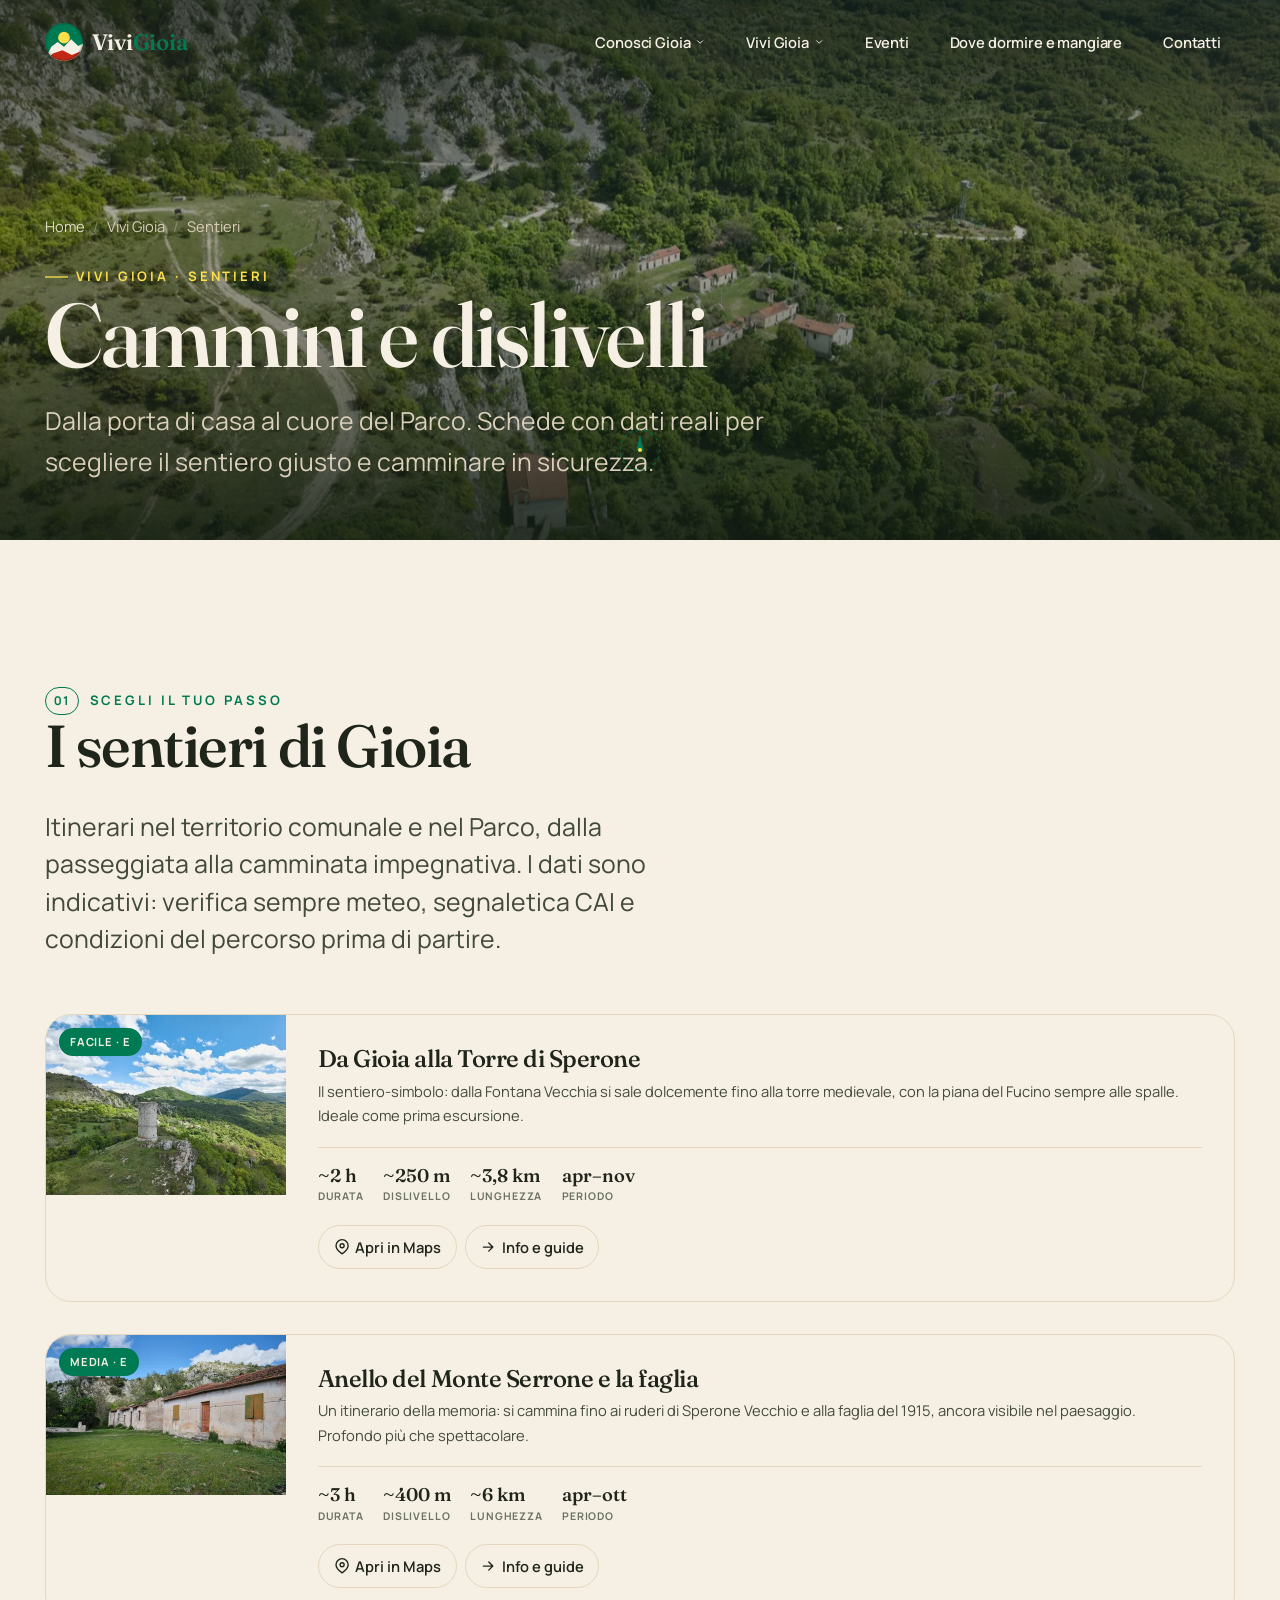
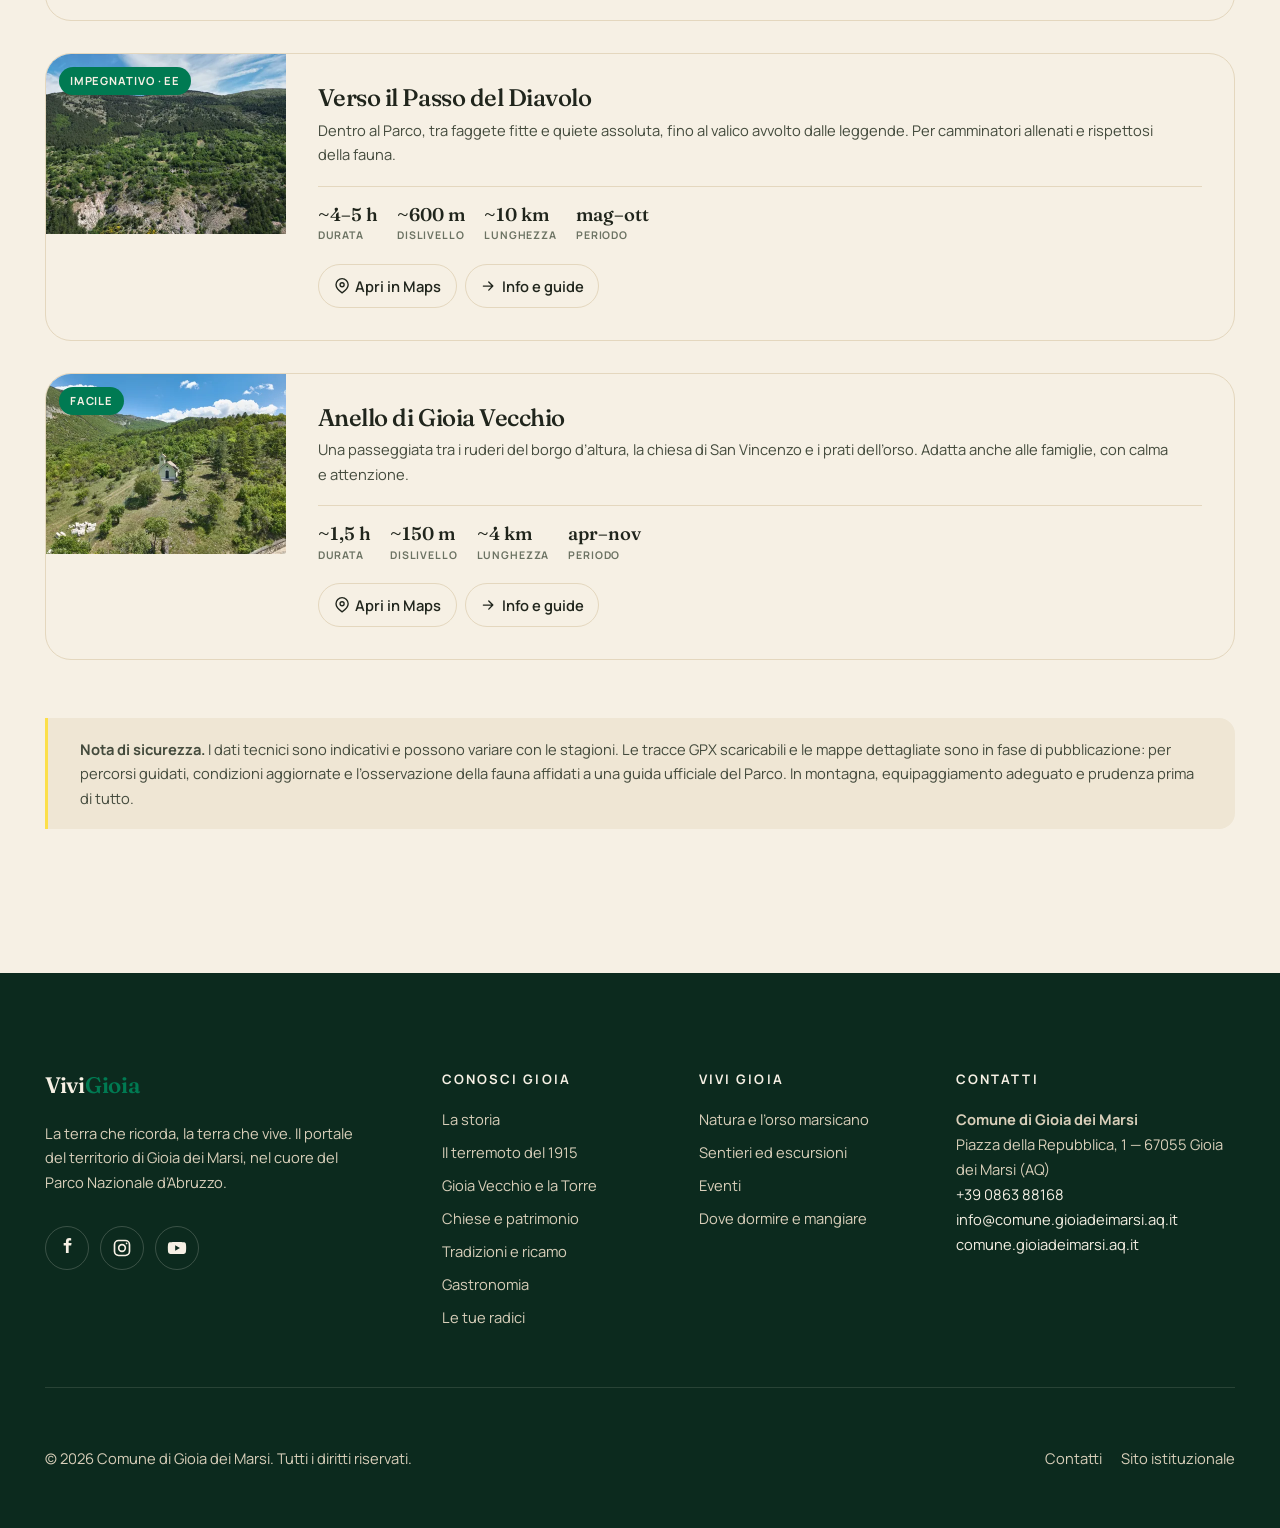
<file: sentieri.html>
<!doctype html>
<html lang="it" class="no-js">
<head>
  <meta charset="utf-8">
  <meta name="viewport" content="width=device-width, initial-scale=1, viewport-fit=cover">
  <title>Sentieri ed escursioni — ViviGioia</title>
  <meta name="description" content="I sentieri di Gioia dei Marsi nel Parco Nazionale d’Abruzzo: dalla Torre di Sperone al Monte Serrone, dati tecnici, difficoltà, durata e dislivello per camminare in sicurezza.">
  <link rel="canonical" href="https://www.vivigioia.it/sentieri.html">
  <meta name="theme-color" content="#2e4a34">
  <meta property="og:type" content="website">
  <meta property="og:locale" content="it_IT">
  <meta property="og:site_name" content="ViviGioia">
  <meta property="og:title" content="Sentieri ed escursioni — ViviGioia">
  <meta property="og:description" content="I sentieri di Gioia dei Marsi nel Parco Nazionale d’Abruzzo: dalla Torre di Sperone al Monte Serrone, dati tecnici, difficoltà, durata e dislivello per camminare in sicurezza.">
  <meta property="og:url" content="https://www.vivigioia.it/sentieri.html">
  <meta property="og:image" content="https://www.vivigioia.it/assets/img/gioiadrone-20-1600.webp">
  <meta name="twitter:card" content="summary_large_image">
  <link rel="icon" href="assets/img/favicon.svg" type="image/svg+xml">
  <link rel="icon" href="assets/img/favicon-32.png" sizes="32x32">
  <link rel="apple-touch-icon" href="assets/img/favicon-180.png">
  <link rel="manifest" href="site.webmanifest">
  <link rel="preload" as="font" type="font/woff2" href="assets/font/fraunces-normal.woff2" crossorigin>
  <link rel="preload" as="font" type="font/woff2" href="assets/font/manrope.woff2" crossorigin>
  <link rel="preload" as="image" href="assets/img/gioiadrone-20-1600.webp" imagesrcset="assets/img/gioiadrone-20-480.webp 480w, assets/img/gioiadrone-20-960.webp 960w, assets/img/gioiadrone-20-1600.webp 1600w" imagesizes="100vw">
  <link rel="stylesheet" href="assets/css/main.css">
  
  <script>document.documentElement.classList.remove('no-js');document.documentElement.classList.add('js');</script>
  
</head>
<body>
  <a class="skip-link" href="#main">Vai al contenuto</a>
  <header class="site-header" data-theme="light" data-scrolled="false">
    <div class="site-header__inner">
      <a class="brand" href="index.html" aria-label="ViviGioia — home">
        <svg class="brand__mark" viewBox="0 0 48 48" xmlns="http://www.w3.org/2000/svg" aria-hidden="true"><defs><clipPath id="m"><circle cx="24" cy="24" r="24"/></clipPath></defs><g clip-path="url(#m)"><rect width="48" height="48" fill="#007a52"/><circle cx="24" cy="18.5" r="7.4" fill="#fcdf49"/><path d="M-2 50 8 30l8-6 8 6 9-9.5 9 8.5 8-4v25Z" fill="#f6f0e4"/><path d="M-2 50 10 38.5l12-4 12 6 16-7v16.5Z" fill="#c22714"/></g><circle cx="24" cy="24" r="23" fill="none" stroke="#0c2a1e" stroke-opacity=".2" stroke-width="2"/></svg>
        <span class="brand__name">Vivi<b>Gioia</b></span>
      </a>
      <nav class="nav" id="menu" aria-label="Navigazione principale">
        <div class="nav__group" data-open="false">
          <button class="nav__parent" aria-expanded="false">Conosci Gioia <svg class="chev" viewBox="0 0 24 24" width="16" height="16" fill="none" stroke="currentColor" stroke-width="2.2" stroke-linecap="round" stroke-linejoin="round" aria-hidden="true"><path d="m6 9 6 6 6-6"/></svg></button>
          <div class="nav__sub"><div class="nav__sub-inner">
            <a href="storia.html"><span class="nav__ico" aria-hidden="true"><svg viewBox="0 0 24 24" fill="none" stroke="currentColor" stroke-width="1.7" stroke-linecap="round" stroke-linejoin="round"><path d="M4 19V5a2 2 0 0 1 2-2h12v16H6a2 2 0 0 0-2 2z"/><path d="M6 19h12"/><path d="M9 7h6M9 10h6"/></svg></span><span>La storia</span></a>
            <a href="terremoto-1915.html"><span class="nav__ico" aria-hidden="true"><svg viewBox="0 0 24 24" fill="none" stroke="currentColor" stroke-width="1.7" stroke-linecap="round" stroke-linejoin="round"><path d="M2 12h4l2-7 3 14 2-9 2 5 2-3h5"/></svg></span><span>Il terremoto del 1915</span></a>
            <a href="gioia-vecchio.html"><span class="nav__ico" aria-hidden="true"><svg viewBox="0 0 24 24" fill="none" stroke="currentColor" stroke-width="1.7" stroke-linecap="round" stroke-linejoin="round"><path d="M8 21V8L6 7V3h3v2h2V3h3v2h2v2l-2 1v13"/><path d="M5 21h14"/><path d="M10 21v-4h4v4"/></svg></span><span>Gioia Vecchio e la Torre</span></a>
            <a href="patrimonio.html"><span class="nav__ico" aria-hidden="true"><svg viewBox="0 0 24 24" fill="none" stroke="currentColor" stroke-width="1.7" stroke-linecap="round" stroke-linejoin="round"><path d="M12 2v5M10 4h4"/><path d="M5 21V11l7-4 7 4v10"/><path d="M9.5 21v-4a2.5 2.5 0 0 1 5 0v4"/></svg></span><span>Chiese e patrimonio</span></a>
            <a href="tradizioni.html"><span class="nav__ico" aria-hidden="true"><svg viewBox="0 0 24 24" fill="none" stroke="currentColor" stroke-width="1.7" stroke-linecap="round" stroke-linejoin="round"><path d="M20 4 10 14"/><path d="M14 5.5 18.5 10"/><path d="M10 14c-1.5 1.5-3 2.2-5 2.5C5.3 14.5 6 13 7.5 11.5"/><circle cx="5" cy="19" r="1.5"/></svg></span><span>Tradizioni e ricamo</span></a>
            <a href="gastronomia.html"><span class="nav__ico" aria-hidden="true"><svg viewBox="0 0 24 24" fill="none" stroke="currentColor" stroke-width="1.7" stroke-linecap="round" stroke-linejoin="round"><path d="M6 3v8a2 2 0 0 0 4 0V3M8 11v10"/><path d="M16 3c-1.5 0-2.5 1.5-2.5 4S15 11 16 11s2.5-1.5 2.5-4S17.5 3 16 3zM16 11v10"/></svg></span><span>Gastronomia</span></a>
            <a href="radici.html"><span class="nav__ico" aria-hidden="true"><svg viewBox="0 0 24 24" fill="none" stroke="currentColor" stroke-width="1.7" stroke-linecap="round" stroke-linejoin="round"><path d="M12 3v9"/><path d="M12 12c0 3-2.5 4-5 6M12 12c0 3 2.5 4 5 6M12 12c0 2-1 3.5-1 6M9 7.5h6"/></svg></span><span>Le tue radici</span></a>
          </div></div>
        </div>
        <div class="nav__group" data-open="false">
          <button class="nav__parent" aria-expanded="false">Vivi Gioia <svg class="chev" viewBox="0 0 24 24" width="16" height="16" fill="none" stroke="currentColor" stroke-width="2.2" stroke-linecap="round" stroke-linejoin="round" aria-hidden="true"><path d="m6 9 6 6 6-6"/></svg></button>
          <div class="nav__sub"><div class="nav__sub-inner">
            <a href="natura.html"><span class="nav__ico" aria-hidden="true"><svg viewBox="0 0 24 24" fill="none" stroke="currentColor" stroke-width="1.6" stroke-linecap="round" stroke-linejoin="round"><circle cx="12" cy="14" r="6"/><circle cx="6.5" cy="7.5" r="2"/><circle cx="17.5" cy="7.5" r="2"/><circle cx="10" cy="13" r=".6" fill="currentColor"/><circle cx="14" cy="13" r=".6" fill="currentColor"/><path d="M11 16h2"/></svg></span><span>Natura e l’orso marsicano</span></a>
            <a href="sentieri.html"><span class="nav__ico" aria-hidden="true"><svg viewBox="0 0 24 24" fill="none" stroke="currentColor" stroke-width="1.7" stroke-linecap="round" stroke-linejoin="round"><path d="M7 20c-2 0-3-1.5-3-3s1-2.5 3-3 4-1 4-3-1-2.5-3-3"/><circle cx="9" cy="5" r="1"/><circle cx="14" cy="11" r="1"/><circle cx="9" cy="17" r="1"/><circle cx="18" cy="19" r="1"/></svg></span><span>Sentieri ed escursioni</span></a>
          </div></div>
        </div>
        <div class="nav__group"><a class="nav__link" href="eventi.html">Eventi</a></div>
        <div class="nav__group"><a class="nav__link" href="ricettivita.html">Dove dormire e mangiare</a></div>
        <div class="nav__group"><a class="nav__link" href="contatti.html">Contatti</a></div>
        <a class="btn btn--primary nav__cta" href="contatti.html">Pianifica la visita <svg class="btn__icon" viewBox="0 0 24 24" fill="none" stroke="currentColor" stroke-width="2" stroke-linecap="round" stroke-linejoin="round" aria-hidden="true"><path d="M5 12h14M13 6l6 6-6 6"/></svg></a>
        <div class="nav__meta">
          <span>Comune di Gioia dei Marsi</span>
          <span class="nav__lang in-panel"><span aria-current="page">IT</span><span aria-hidden="true">·</span><span style="opacity:.5" title="Versione inglese in arrivo">EN</span></span>
        </div>
      </nav>
      <button class="nav__toggle" aria-label="Apri il menu" aria-expanded="false" aria-controls="menu">
        <span></span><span></span><span></span>
      </button>
    </div>
  </header>
  <div class="cursor" data-cursor aria-hidden="true">
    <svg class="cursor__ring" viewBox="0 0 44 44"><circle cx="22" cy="22" r="20" fill="none" stroke="currentColor" stroke-width="1.5" stroke-dasharray="2 5" stroke-linecap="round"/></svg>
    <svg class="cursor__needle" viewBox="0 0 44 44"><path d="M22 7 L26 24 L22 20 L18 24 Z" fill="currentColor"/></svg>
    <span class="cursor__dot"></span>
  </div>
  <main id="main">

    <section class="page-hero" data-hero-sentinel>
      <div class="page-hero__media"><picture>
  <source type="image/webp" srcset="assets/img/gioiadrone-20-480.webp 480w, assets/img/gioiadrone-20-960.webp 960w, assets/img/gioiadrone-20-1600.webp 1600w" sizes="100vw">
  <img src="assets/img/gioiadrone-20-1600.jpg" width="8192" height="6144" alt="Sentiero bianco che serpeggia tra prati e roccia verso i monti" loading="eager" decoding="async" fetchpriority="high">
</picture></div>
      <div class="page-hero__inner">
        <ol class="breadcrumb"><li><a href="index.html">Home</a></li><li><span aria-current="page">Vivi Gioia</span></li><li><span aria-current="page">Sentieri</span></li></ol>
        <p class="kicker kicker--light">Vivi Gioia · Sentieri</p>
        <h1 class="page-hero__title">Cammini e dislivelli</h1>
        <p class="page-hero__sub">Dalla porta di casa al cuore del Parco. Schede con dati reali per scegliere il sentiero giusto e camminare in sicurezza.</p>
      </div>
    </section>
    <section class="section">
      <div class="container">
        <div class="section-head reveal">
          <p class="kicker">Scegli il tuo passo</p>
          <h2>I sentieri di Gioia</h2>
          <p class="lead">Itinerari nel territorio comunale e nel Parco, dalla passeggiata alla camminata impegnativa. I dati sono indicativi: verifica sempre meteo, segnaletica CAI e condizioni del percorso prima di partire.</p>
        </div>

        <div class="cardgrid cardgrid--trails reveal-stagger" style="gap:var(--space-m)">
          <article class="trail reveal">
    <div class="trail__media">
      <picture>
  <source type="image/webp" srcset="assets/img/gioiadrone-14-480.webp 480w, assets/img/gioiadrone-14-960.webp 960w, assets/img/gioiadrone-14-1600.webp 1600w" sizes="(min-width:640px) 240px, 100vw">
  <img src="assets/img/gioiadrone-14-1600.jpg" width="8192" height="6144" alt="La Torre di Sperone meta del sentiero" loading="lazy" decoding="async" data-lqip style="background-image:url([data-uri]);background-size:cover;background-position:center">
</picture>
      <span class="trail__diff">Facile · E</span>
    </div>
    <div class="trail__body">
      <h3 class="trail__title">Da Gioia alla Torre di Sperone</h3>
      <p class="trail__desc">Il sentiero-simbolo: dalla Fontana Vecchia si sale dolcemente fino alla torre medievale, con la piana del Fucino sempre alle spalle. Ideale come prima escursione.</p>
      <div class="trail__stats">
        <div class="trail__stat"><b>~2 h</b><span>Durata</span></div>
        <div class="trail__stat"><b>~250 m</b><span>Dislivello</span></div>
        <div class="trail__stat"><b>~3,8 km</b><span>Lunghezza</span></div>
        <div class="trail__stat"><b>apr–nov</b><span>Periodo</span></div>
      </div>
      <div class="trail__actions">
        <a class="chip" href="https://www.google.com/maps/dir/?api=1&destination=Torre%20di%20Sperone%2C%20Gioia%20dei%20Marsi" target="_blank" rel="noopener"><svg class="btn__icon" viewBox="0 0 24 24" fill="none" stroke="currentColor" stroke-width="2" stroke-linecap="round" stroke-linejoin="round" aria-hidden="true"><path d="M21 10c0 6-9 12-9 12s-9-6-9-12a9 9 0 0 1 18 0Z"/><circle cx="12" cy="10" r="3"/></svg> Apri in Maps</a>
        <a class="chip" href="contatti.html"><svg class="btn__icon" viewBox="0 0 24 24" fill="none" stroke="currentColor" stroke-width="2" stroke-linecap="round" stroke-linejoin="round" aria-hidden="true"><path d="M5 12h14M13 6l6 6-6 6"/></svg> Info e guide</a>
      </div>
    </div>
  </article>
          <article class="trail reveal">
    <div class="trail__media">
      <picture>
  <source type="image/webp" srcset="assets/img/fotogioia-67-480.webp 480w, assets/img/fotogioia-67-960.webp 960w, assets/img/fotogioia-67-1600.webp 1600w" sizes="(min-width:640px) 240px, 100vw">
  <img src="assets/img/fotogioia-67-1600.jpg" width="6240" height="4160" alt="I ruderi e le pareti del Monte Serrone" loading="lazy" decoding="async" data-lqip style="background-image:url([data-uri]);background-size:cover;background-position:center">
</picture>
      <span class="trail__diff">Media · E</span>
    </div>
    <div class="trail__body">
      <h3 class="trail__title">Anello del Monte Serrone e la faglia</h3>
      <p class="trail__desc">Un itinerario della memoria: si cammina fino ai ruderi di Sperone Vecchio e alla faglia del 1915, ancora visibile nel paesaggio. Profondo più che spettacolare.</p>
      <div class="trail__stats">
        <div class="trail__stat"><b>~3 h</b><span>Durata</span></div>
        <div class="trail__stat"><b>~400 m</b><span>Dislivello</span></div>
        <div class="trail__stat"><b>~6 km</b><span>Lunghezza</span></div>
        <div class="trail__stat"><b>apr–ott</b><span>Periodo</span></div>
      </div>
      <div class="trail__actions">
        <a class="chip" href="https://www.google.com/maps/dir/?api=1&destination=Sperone%2C%20Gioia%20dei%20Marsi" target="_blank" rel="noopener"><svg class="btn__icon" viewBox="0 0 24 24" fill="none" stroke="currentColor" stroke-width="2" stroke-linecap="round" stroke-linejoin="round" aria-hidden="true"><path d="M21 10c0 6-9 12-9 12s-9-6-9-12a9 9 0 0 1 18 0Z"/><circle cx="12" cy="10" r="3"/></svg> Apri in Maps</a>
        <a class="chip" href="contatti.html"><svg class="btn__icon" viewBox="0 0 24 24" fill="none" stroke="currentColor" stroke-width="2" stroke-linecap="round" stroke-linejoin="round" aria-hidden="true"><path d="M5 12h14M13 6l6 6-6 6"/></svg> Info e guide</a>
      </div>
    </div>
  </article>
          <article class="trail reveal">
    <div class="trail__media">
      <picture>
  <source type="image/webp" srcset="assets/img/drone-gioia-5-480.webp 480w, assets/img/drone-gioia-5-960.webp 960w, assets/img/drone-gioia-5-1600.webp 1600w" sizes="(min-width:640px) 240px, 100vw">
  <img src="assets/img/drone-gioia-5-1600.jpg" width="4032" height="3024" alt="I boschi e i monti del Parco verso il Sangro" loading="lazy" decoding="async" data-lqip style="background-image:url([data-uri]);background-size:cover;background-position:center">
</picture>
      <span class="trail__diff">Impegnativo · EE</span>
    </div>
    <div class="trail__body">
      <h3 class="trail__title">Verso il Passo del Diavolo</h3>
      <p class="trail__desc">Dentro al Parco, tra faggete fitte e quiete assoluta, fino al valico avvolto dalle leggende. Per camminatori allenati e rispettosi della fauna.</p>
      <div class="trail__stats">
        <div class="trail__stat"><b>~4–5 h</b><span>Durata</span></div>
        <div class="trail__stat"><b>~600 m</b><span>Dislivello</span></div>
        <div class="trail__stat"><b>~10 km</b><span>Lunghezza</span></div>
        <div class="trail__stat"><b>mag–ott</b><span>Periodo</span></div>
      </div>
      <div class="trail__actions">
        <a class="chip" href="https://www.google.com/maps/dir/?api=1&destination=Passo%20del%20Diavolo%2C%20Gioia%20dei%20Marsi" target="_blank" rel="noopener"><svg class="btn__icon" viewBox="0 0 24 24" fill="none" stroke="currentColor" stroke-width="2" stroke-linecap="round" stroke-linejoin="round" aria-hidden="true"><path d="M21 10c0 6-9 12-9 12s-9-6-9-12a9 9 0 0 1 18 0Z"/><circle cx="12" cy="10" r="3"/></svg> Apri in Maps</a>
        <a class="chip" href="contatti.html"><svg class="btn__icon" viewBox="0 0 24 24" fill="none" stroke="currentColor" stroke-width="2" stroke-linecap="round" stroke-linejoin="round" aria-hidden="true"><path d="M5 12h14M13 6l6 6-6 6"/></svg> Info e guide</a>
      </div>
    </div>
  </article>
          <article class="trail reveal">
    <div class="trail__media">
      <picture>
  <source type="image/webp" srcset="assets/img/gioiadrone-11-480.webp 480w, assets/img/gioiadrone-11-960.webp 960w, assets/img/gioiadrone-11-1600.webp 1600w" sizes="(min-width:640px) 240px, 100vw">
  <img src="assets/img/gioiadrone-11-1600.jpg" width="8192" height="6144" alt="La piccola chiesa immersa nel verde del Parco" loading="lazy" decoding="async" data-lqip style="background-image:url([data-uri]);background-size:cover;background-position:center">
</picture>
      <span class="trail__diff">Facile</span>
    </div>
    <div class="trail__body">
      <h3 class="trail__title">Anello di Gioia Vecchio</h3>
      <p class="trail__desc">Una passeggiata tra i ruderi del borgo d’altura, la chiesa di San Vincenzo e i prati dell’orso. Adatta anche alle famiglie, con calma e attenzione.</p>
      <div class="trail__stats">
        <div class="trail__stat"><b>~1,5 h</b><span>Durata</span></div>
        <div class="trail__stat"><b>~150 m</b><span>Dislivello</span></div>
        <div class="trail__stat"><b>~4 km</b><span>Lunghezza</span></div>
        <div class="trail__stat"><b>apr–nov</b><span>Periodo</span></div>
      </div>
      <div class="trail__actions">
        <a class="chip" href="https://www.google.com/maps/dir/?api=1&destination=Gioia%20Vecchio%2C%20Gioia%20dei%20Marsi" target="_blank" rel="noopener"><svg class="btn__icon" viewBox="0 0 24 24" fill="none" stroke="currentColor" stroke-width="2" stroke-linecap="round" stroke-linejoin="round" aria-hidden="true"><path d="M21 10c0 6-9 12-9 12s-9-6-9-12a9 9 0 0 1 18 0Z"/><circle cx="12" cy="10" r="3"/></svg> Apri in Maps</a>
        <a class="chip" href="contatti.html"><svg class="btn__icon" viewBox="0 0 24 24" fill="none" stroke="currentColor" stroke-width="2" stroke-linecap="round" stroke-linejoin="round" aria-hidden="true"><path d="M5 12h14M13 6l6 6-6 6"/></svg> Info e guide</a>
      </div>
    </div>
  </article>
        </div>

        <div class="notice reveal mt-l">
          <strong>Nota di sicurezza.</strong> I dati tecnici sono indicativi e possono variare con le stagioni. Le tracce GPX scaricabili e le mappe dettagliate sono in fase di pubblicazione: per percorsi guidati, condizioni aggiornate e l’osservazione della fauna affidati a una <a href="contatti.html">guida ufficiale del Parco</a>. In montagna, equipaggiamento adeguato e prudenza prima di tutto.
        </div>
      </div>
    </section>

  </main>
  <footer class="site-footer">
    <div class="container">
      <div class="footer__top">
        <div class="footer__brand">
          <a class="brand" href="index.html" aria-label="ViviGioia"><span class="brand__name">Vivi<b>Gioia</b></span></a>
          <p class="footer__tagline">La terra che ricorda, la terra che vive. Il portale del territorio di Gioia dei Marsi, nel cuore del Parco Nazionale d’Abruzzo.</p>
          <div class="footer__social">
            <a href="https://www.facebook.com/" aria-label="Facebook" target="_blank" rel="noopener"><svg viewBox="0 0 24 24" width="20" height="20" fill="currentColor" aria-hidden="true"><path d="M14 9h3l.5-3H14V4.5c0-.8.3-1.5 1.6-1.5H17V.2A22 22 0 0 0 14.7 0C12.3 0 10.7 1.4 10.7 4.1V6H8v3h2.7v9H14z"/></svg></a>
            <a href="https://www.instagram.com/" aria-label="Instagram" target="_blank" rel="noopener"><svg viewBox="0 0 24 24" width="20" height="20" fill="none" stroke="currentColor" stroke-width="2" aria-hidden="true"><rect x="3" y="3" width="18" height="18" rx="5"/><circle cx="12" cy="12" r="4"/><circle cx="17.5" cy="6.5" r="1" fill="currentColor" stroke="none"/></svg></a>
            <a href="https://www.youtube.com/" aria-label="YouTube" target="_blank" rel="noopener"><svg viewBox="0 0 24 24" width="20" height="20" fill="currentColor" aria-hidden="true"><path d="M23 12s0-3.4-.4-5a2.6 2.6 0 0 0-1.8-1.8C19 4.7 12 4.7 12 4.7s-7 0-8.8.5A2.6 2.6 0 0 0 1.4 7C1 8.6 1 12 1 12s0 3.4.4 5a2.6 2.6 0 0 0 1.8 1.8c1.8.5 8.8.5 8.8.5s7 0 8.8-.5A2.6 2.6 0 0 0 22.6 17c.4-1.6.4-5 .4-5ZM9.8 15.3V8.7l5.7 3.3z"/></svg></a>
          </div>
        </div>
        <div class="footer__col">
          <h4>Conosci Gioia</h4>
          <ul><li><a href="storia.html">La storia</a></li><li><a href="terremoto-1915.html">Il terremoto del 1915</a></li><li><a href="gioia-vecchio.html">Gioia Vecchio e la Torre</a></li><li><a href="patrimonio.html">Chiese e patrimonio</a></li><li><a href="tradizioni.html">Tradizioni e ricamo</a></li><li><a href="gastronomia.html">Gastronomia</a></li><li><a href="radici.html">Le tue radici</a></li></ul>
        </div>
        <div class="footer__col">
          <h4>Vivi Gioia</h4>
          <ul><li><a href="natura.html">Natura e l’orso marsicano</a></li><li><a href="sentieri.html">Sentieri ed escursioni</a></li><li><a href="eventi.html">Eventi</a></li><li><a href="ricettivita.html">Dove dormire e mangiare</a></li></ul>
        </div>
        <div class="footer__col">
          <h4>Contatti</h4>
          <div class="footer__contact">
            <strong>Comune di Gioia dei Marsi</strong><br>
            Piazza della Repubblica, 1 — 67055 Gioia dei Marsi (AQ)<br>
            <a href="tel:+39086388168">+39 0863 88168</a><br>
            <a href="mailto:info@comune.gioiadeimarsi.aq.it">info@comune.gioiadeimarsi.aq.it</a><br>
            <a href="https://comune.gioiadeimarsi.aq.it" target="_blank" rel="noopener">comune.gioiadeimarsi.aq.it</a>
          </div>
        </div>
      </div>
      <div class="footer__bottom">
        <span>© <span data-year>2026</span> Comune di Gioia dei Marsi. Tutti i diritti riservati.</span>
        <div class="footer__legal">
          <a href="contatti.html">Contatti</a>
          <a href="https://comune.gioiadeimarsi.aq.it" target="_blank" rel="noopener">Sito istituzionale</a>
        </div>
      </div>
    </div>
  </footer>  <script src="assets/js/vendor/gsap.min.js" defer></script>
  <script src="assets/js/vendor/ScrollTrigger.min.js" defer></script>
  <script src="assets/js/vendor/lenis.min.js" defer></script>
  <script src="assets/js/app.js" defer></script>
</body>
</html>
</file>
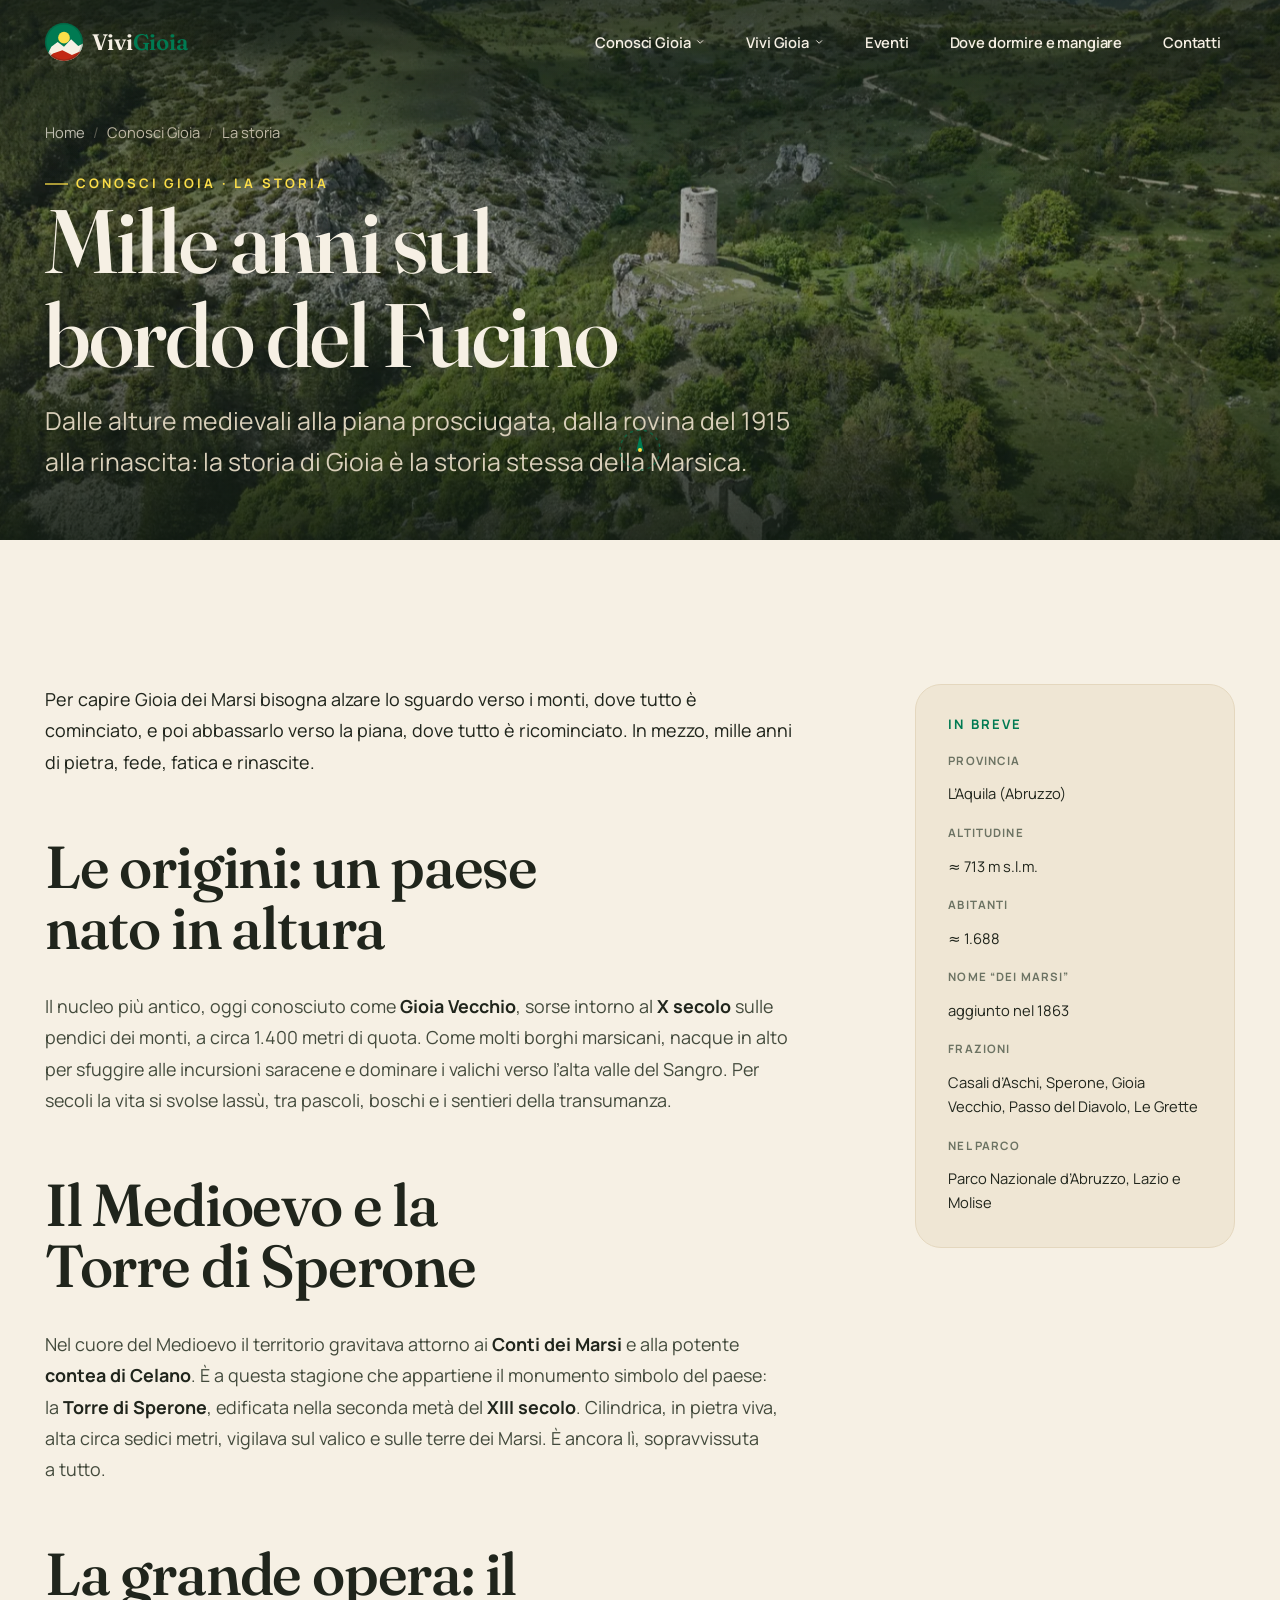
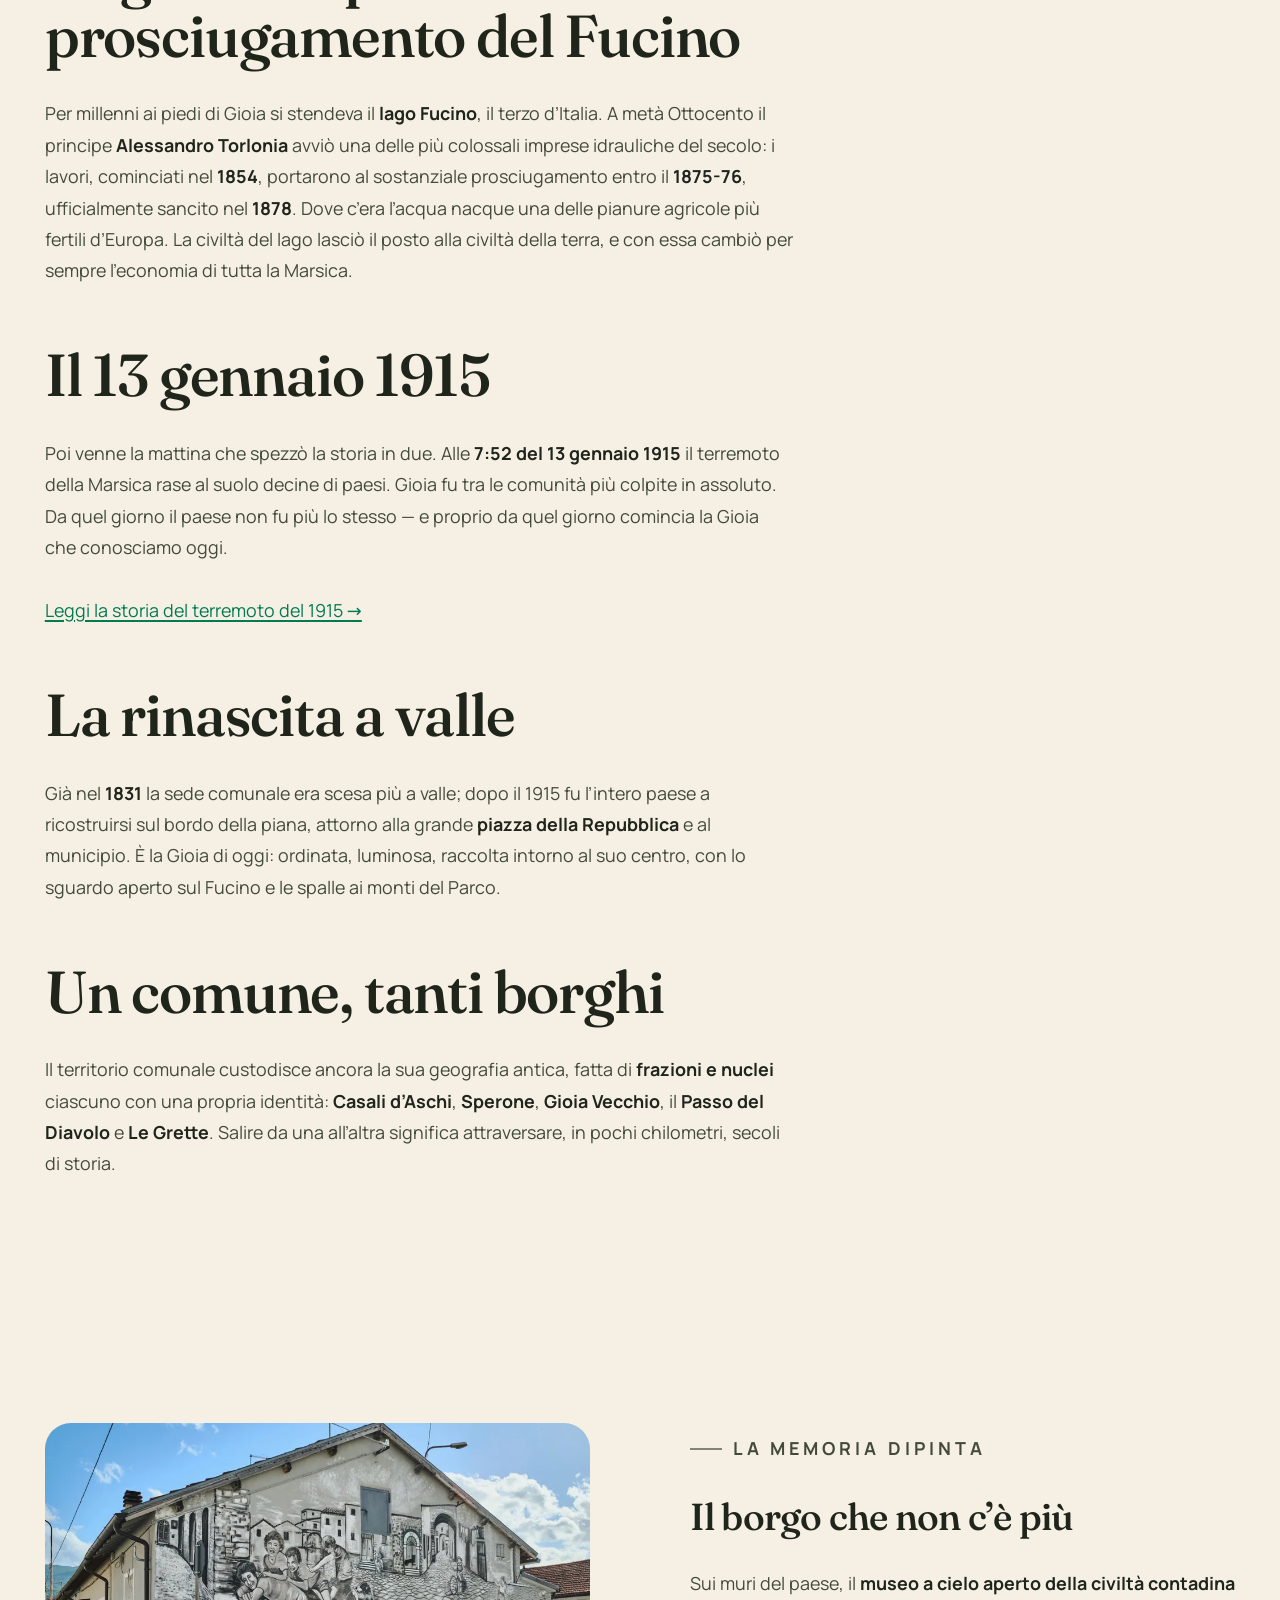
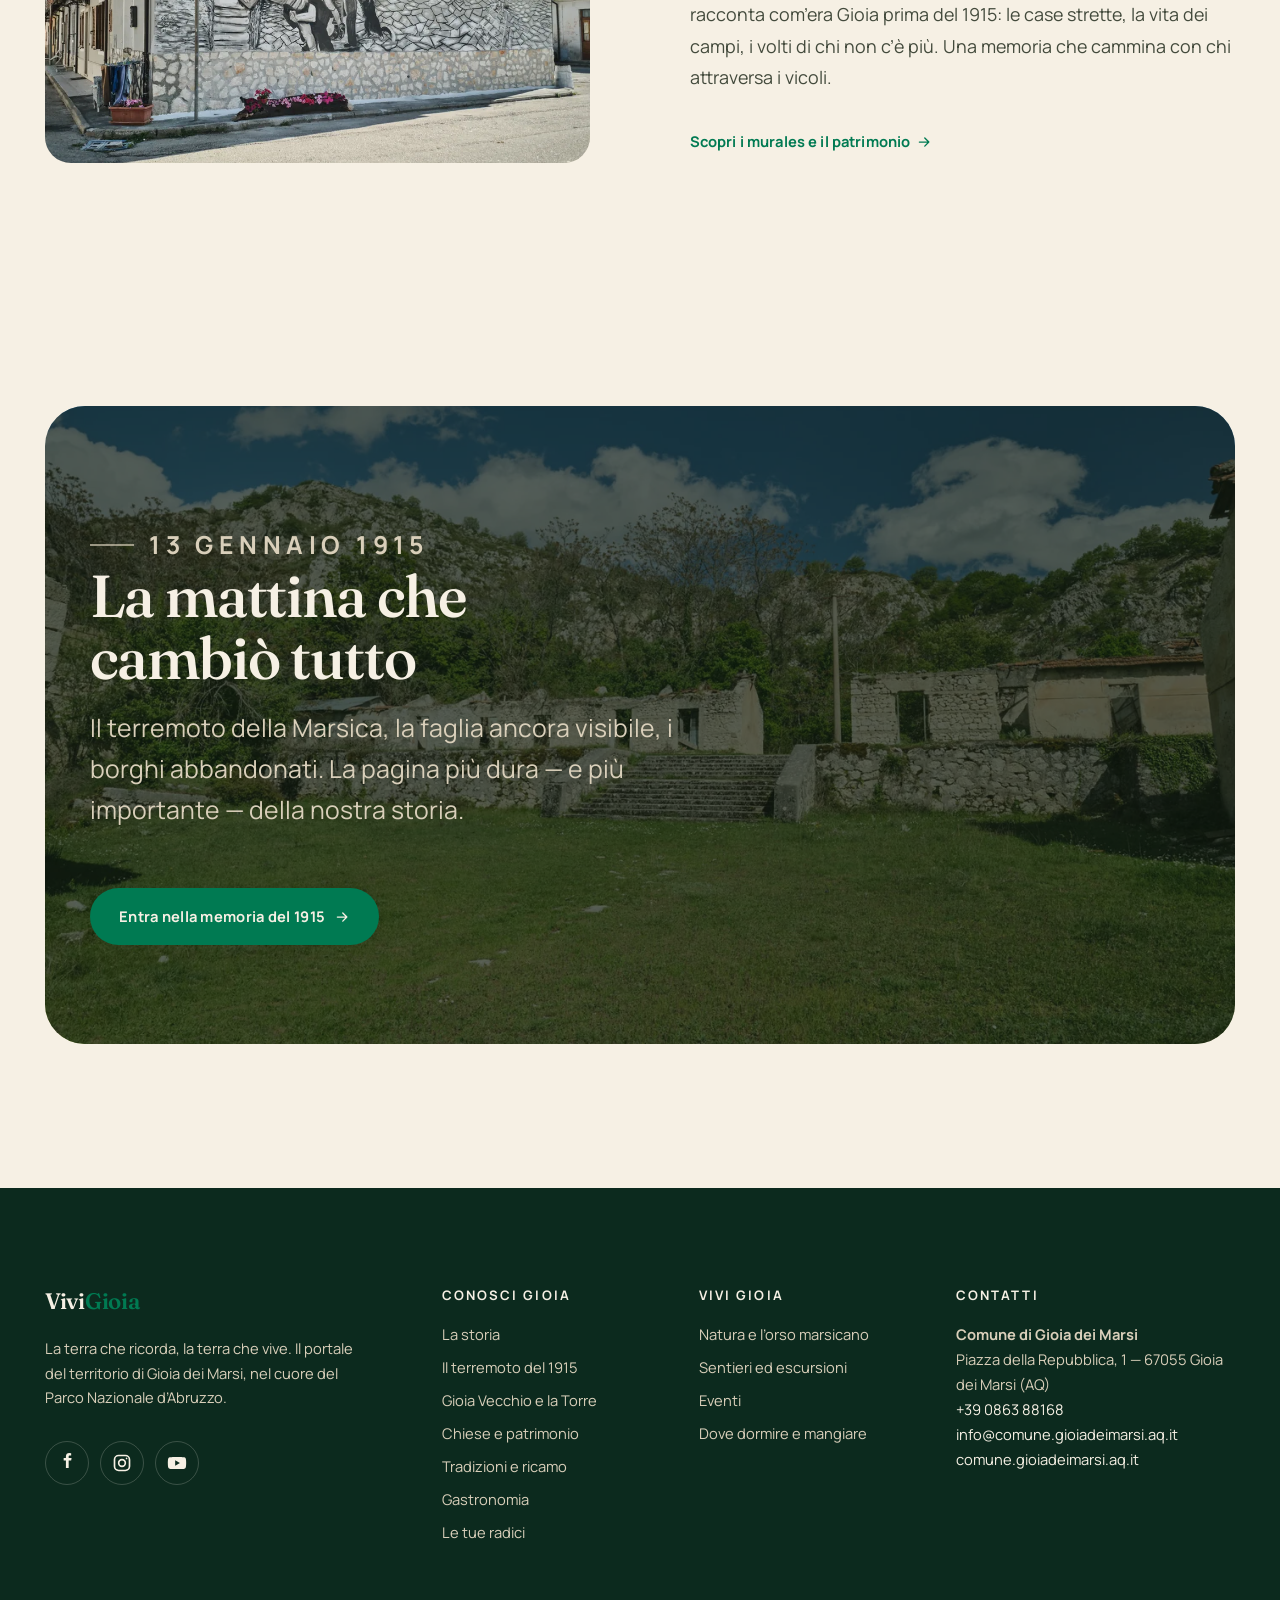
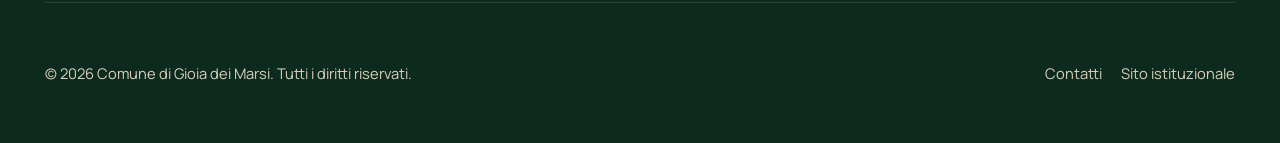
<file: storia.html>
<!doctype html>
<html lang="it" class="no-js">
<head>
  <meta charset="utf-8">
  <meta name="viewport" content="width=device-width, initial-scale=1, viewport-fit=cover">
  <title>La storia di Gioia dei Marsi — ViviGioia</title>
  <meta name="description" content="Mille anni di storia: da Gioia Vecchio in altura al prosciugamento del Fucino, dal terremoto del 1915 alla rinascita del paese a valle. La storia della Marsica raccontata da Gioia dei Marsi.">
  <link rel="canonical" href="https://www.vivigioia.it/storia.html">
  <meta name="theme-color" content="#2e4a34">
  <meta property="og:type" content="website">
  <meta property="og:locale" content="it_IT">
  <meta property="og:site_name" content="ViviGioia">
  <meta property="og:title" content="La storia di Gioia dei Marsi — ViviGioia">
  <meta property="og:description" content="Mille anni di storia: da Gioia Vecchio in altura al prosciugamento del Fucino, dal terremoto del 1915 alla rinascita del paese a valle. La storia della Marsica raccontata da Gioia dei Marsi.">
  <meta property="og:url" content="https://www.vivigioia.it/storia.html">
  <meta property="og:image" content="https://www.vivigioia.it/assets/img/gioiadrone-21-1600.webp">
  <meta name="twitter:card" content="summary_large_image">
  <link rel="icon" href="assets/img/favicon.svg" type="image/svg+xml">
  <link rel="icon" href="assets/img/favicon-32.png" sizes="32x32">
  <link rel="apple-touch-icon" href="assets/img/favicon-180.png">
  <link rel="manifest" href="site.webmanifest">
  <link rel="preload" as="font" type="font/woff2" href="assets/font/fraunces-normal.woff2" crossorigin>
  <link rel="preload" as="font" type="font/woff2" href="assets/font/manrope.woff2" crossorigin>
  <link rel="preload" as="image" href="assets/img/gioiadrone-21-1600.webp" imagesrcset="assets/img/gioiadrone-21-480.webp 480w, assets/img/gioiadrone-21-960.webp 960w, assets/img/gioiadrone-21-1600.webp 1600w" imagesizes="100vw">
  <link rel="stylesheet" href="assets/css/main.css">
  
  <script>document.documentElement.classList.remove('no-js');document.documentElement.classList.add('js');</script>
  
</head>
<body>
  <a class="skip-link" href="#main">Vai al contenuto</a>
  <header class="site-header" data-theme="light" data-scrolled="false">
    <div class="site-header__inner">
      <a class="brand" href="index.html" aria-label="ViviGioia — home">
        <svg class="brand__mark" viewBox="0 0 48 48" xmlns="http://www.w3.org/2000/svg" aria-hidden="true"><defs><clipPath id="m"><circle cx="24" cy="24" r="24"/></clipPath></defs><g clip-path="url(#m)"><rect width="48" height="48" fill="#007a52"/><circle cx="24" cy="18.5" r="7.4" fill="#fcdf49"/><path d="M-2 50 8 30l8-6 8 6 9-9.5 9 8.5 8-4v25Z" fill="#f6f0e4"/><path d="M-2 50 10 38.5l12-4 12 6 16-7v16.5Z" fill="#c22714"/></g><circle cx="24" cy="24" r="23" fill="none" stroke="#0c2a1e" stroke-opacity=".2" stroke-width="2"/></svg>
        <span class="brand__name">Vivi<b>Gioia</b></span>
      </a>
      <nav class="nav" id="menu" aria-label="Navigazione principale">
        <div class="nav__group" data-open="false">
          <button class="nav__parent" aria-expanded="false">Conosci Gioia <svg class="chev" viewBox="0 0 24 24" width="16" height="16" fill="none" stroke="currentColor" stroke-width="2.2" stroke-linecap="round" stroke-linejoin="round" aria-hidden="true"><path d="m6 9 6 6 6-6"/></svg></button>
          <div class="nav__sub"><div class="nav__sub-inner">
            <a href="storia.html"><span class="nav__ico" aria-hidden="true"><svg viewBox="0 0 24 24" fill="none" stroke="currentColor" stroke-width="1.7" stroke-linecap="round" stroke-linejoin="round"><path d="M4 19V5a2 2 0 0 1 2-2h12v16H6a2 2 0 0 0-2 2z"/><path d="M6 19h12"/><path d="M9 7h6M9 10h6"/></svg></span><span>La storia</span></a>
            <a href="terremoto-1915.html"><span class="nav__ico" aria-hidden="true"><svg viewBox="0 0 24 24" fill="none" stroke="currentColor" stroke-width="1.7" stroke-linecap="round" stroke-linejoin="round"><path d="M2 12h4l2-7 3 14 2-9 2 5 2-3h5"/></svg></span><span>Il terremoto del 1915</span></a>
            <a href="gioia-vecchio.html"><span class="nav__ico" aria-hidden="true"><svg viewBox="0 0 24 24" fill="none" stroke="currentColor" stroke-width="1.7" stroke-linecap="round" stroke-linejoin="round"><path d="M8 21V8L6 7V3h3v2h2V3h3v2h2v2l-2 1v13"/><path d="M5 21h14"/><path d="M10 21v-4h4v4"/></svg></span><span>Gioia Vecchio e la Torre</span></a>
            <a href="patrimonio.html"><span class="nav__ico" aria-hidden="true"><svg viewBox="0 0 24 24" fill="none" stroke="currentColor" stroke-width="1.7" stroke-linecap="round" stroke-linejoin="round"><path d="M12 2v5M10 4h4"/><path d="M5 21V11l7-4 7 4v10"/><path d="M9.5 21v-4a2.5 2.5 0 0 1 5 0v4"/></svg></span><span>Chiese e patrimonio</span></a>
            <a href="tradizioni.html"><span class="nav__ico" aria-hidden="true"><svg viewBox="0 0 24 24" fill="none" stroke="currentColor" stroke-width="1.7" stroke-linecap="round" stroke-linejoin="round"><path d="M20 4 10 14"/><path d="M14 5.5 18.5 10"/><path d="M10 14c-1.5 1.5-3 2.2-5 2.5C5.3 14.5 6 13 7.5 11.5"/><circle cx="5" cy="19" r="1.5"/></svg></span><span>Tradizioni e ricamo</span></a>
            <a href="gastronomia.html"><span class="nav__ico" aria-hidden="true"><svg viewBox="0 0 24 24" fill="none" stroke="currentColor" stroke-width="1.7" stroke-linecap="round" stroke-linejoin="round"><path d="M6 3v8a2 2 0 0 0 4 0V3M8 11v10"/><path d="M16 3c-1.5 0-2.5 1.5-2.5 4S15 11 16 11s2.5-1.5 2.5-4S17.5 3 16 3zM16 11v10"/></svg></span><span>Gastronomia</span></a>
            <a href="radici.html"><span class="nav__ico" aria-hidden="true"><svg viewBox="0 0 24 24" fill="none" stroke="currentColor" stroke-width="1.7" stroke-linecap="round" stroke-linejoin="round"><path d="M12 3v9"/><path d="M12 12c0 3-2.5 4-5 6M12 12c0 3 2.5 4 5 6M12 12c0 2-1 3.5-1 6M9 7.5h6"/></svg></span><span>Le tue radici</span></a>
          </div></div>
        </div>
        <div class="nav__group" data-open="false">
          <button class="nav__parent" aria-expanded="false">Vivi Gioia <svg class="chev" viewBox="0 0 24 24" width="16" height="16" fill="none" stroke="currentColor" stroke-width="2.2" stroke-linecap="round" stroke-linejoin="round" aria-hidden="true"><path d="m6 9 6 6 6-6"/></svg></button>
          <div class="nav__sub"><div class="nav__sub-inner">
            <a href="natura.html"><span class="nav__ico" aria-hidden="true"><svg viewBox="0 0 24 24" fill="none" stroke="currentColor" stroke-width="1.6" stroke-linecap="round" stroke-linejoin="round"><circle cx="12" cy="14" r="6"/><circle cx="6.5" cy="7.5" r="2"/><circle cx="17.5" cy="7.5" r="2"/><circle cx="10" cy="13" r=".6" fill="currentColor"/><circle cx="14" cy="13" r=".6" fill="currentColor"/><path d="M11 16h2"/></svg></span><span>Natura e l’orso marsicano</span></a>
            <a href="sentieri.html"><span class="nav__ico" aria-hidden="true"><svg viewBox="0 0 24 24" fill="none" stroke="currentColor" stroke-width="1.7" stroke-linecap="round" stroke-linejoin="round"><path d="M7 20c-2 0-3-1.5-3-3s1-2.5 3-3 4-1 4-3-1-2.5-3-3"/><circle cx="9" cy="5" r="1"/><circle cx="14" cy="11" r="1"/><circle cx="9" cy="17" r="1"/><circle cx="18" cy="19" r="1"/></svg></span><span>Sentieri ed escursioni</span></a>
          </div></div>
        </div>
        <div class="nav__group"><a class="nav__link" href="eventi.html">Eventi</a></div>
        <div class="nav__group"><a class="nav__link" href="ricettivita.html">Dove dormire e mangiare</a></div>
        <div class="nav__group"><a class="nav__link" href="contatti.html">Contatti</a></div>
        <a class="btn btn--primary nav__cta" href="contatti.html">Pianifica la visita <svg class="btn__icon" viewBox="0 0 24 24" fill="none" stroke="currentColor" stroke-width="2" stroke-linecap="round" stroke-linejoin="round" aria-hidden="true"><path d="M5 12h14M13 6l6 6-6 6"/></svg></a>
        <div class="nav__meta">
          <span>Comune di Gioia dei Marsi</span>
          <span class="nav__lang in-panel"><span aria-current="page">IT</span><span aria-hidden="true">·</span><span style="opacity:.5" title="Versione inglese in arrivo">EN</span></span>
        </div>
      </nav>
      <button class="nav__toggle" aria-label="Apri il menu" aria-expanded="false" aria-controls="menu">
        <span></span><span></span><span></span>
      </button>
    </div>
  </header>
  <div class="cursor" data-cursor aria-hidden="true">
    <svg class="cursor__ring" viewBox="0 0 44 44"><circle cx="22" cy="22" r="20" fill="none" stroke="currentColor" stroke-width="1.5" stroke-dasharray="2 5" stroke-linecap="round"/></svg>
    <svg class="cursor__needle" viewBox="0 0 44 44"><path d="M22 7 L26 24 L22 20 L18 24 Z" fill="currentColor"/></svg>
    <span class="cursor__dot"></span>
  </div>
  <main id="main">

    <section class="page-hero" data-hero-sentinel>
      <div class="page-hero__media"><picture>
  <source type="image/webp" srcset="assets/img/gioiadrone-21-480.webp 480w, assets/img/gioiadrone-21-960.webp 960w, assets/img/gioiadrone-21-1600.webp 1600w" sizes="100vw">
  <img src="assets/img/gioiadrone-21-1600.jpg" width="8192" height="6144" alt="Veduta aerea della Torre di Sperone, del borgo abbandonato e delle valli marsicane" loading="eager" decoding="async" fetchpriority="high">
</picture></div>
      <div class="page-hero__inner">
        <ol class="breadcrumb"><li><a href="index.html">Home</a></li><li><span aria-current="page">Conosci Gioia</span></li><li><span aria-current="page">La storia</span></li></ol>
        <p class="kicker kicker--light">Conosci Gioia · La storia</p>
        <h1 class="page-hero__title">Mille anni sul bordo del Fucino</h1>
        <p class="page-hero__sub">Dalle alture medievali alla piana prosciugata, dalla rovina del 1915 alla rinascita: la storia di Gioia è la storia stessa della Marsica.</p>
      </div>
    </section>
    <section class="section">
      <div class="container page-content-grid">
        <div class="prose reveal">
          <p class="lead">Per capire Gioia dei Marsi bisogna alzare lo sguardo verso i monti, dove tutto è cominciato, e poi abbassarlo verso la piana, dove tutto è ricominciato. In mezzo, mille anni di pietra, fede, fatica e rinascite.</p>

          <h2>Le origini: un paese nato in altura</h2>
          <p>Il nucleo più antico, oggi conosciuto come <strong>Gioia Vecchio</strong>, sorse intorno al <strong>X secolo</strong> sulle pendici dei monti, a circa 1.400 metri di quota. Come molti borghi marsicani, nacque in alto per sfuggire alle incursioni saracene e dominare i valichi verso l’alta valle del Sangro. Per secoli la vita si svolse lassù, tra pascoli, boschi e i sentieri della transumanza.</p>

          <h2>Il Medioevo e la Torre di Sperone</h2>
          <p>Nel cuore del Medioevo il territorio gravitava attorno ai <strong>Conti dei Marsi</strong> e alla potente <strong>contea di Celano</strong>. È a questa stagione che appartiene il monumento simbolo del paese: la <strong>Torre di Sperone</strong>, edificata nella seconda metà del <strong>XIII secolo</strong>. Cilindrica, in pietra viva, alta circa sedici metri, vigilava sul valico e sulle terre dei Marsi. È ancora lì, sopravvissuta a tutto.</p>

          <h2>La grande opera: il prosciugamento del Fucino</h2>
          <p>Per millenni ai piedi di Gioia si stendeva il <strong>lago Fucino</strong>, il terzo d’Italia. A metà Ottocento il principe <strong>Alessandro Torlonia</strong> avviò una delle più colossali imprese idrauliche del secolo: i lavori, cominciati nel <strong>1854</strong>, portarono al sostanziale prosciugamento entro il <strong>1875-76</strong>, ufficialmente sancito nel <strong>1878</strong>. Dove c’era l’acqua nacque una delle pianure agricole più fertili d’Europa. La civiltà del lago lasciò il posto alla civiltà della terra, e con essa cambiò per sempre l’economia di tutta la Marsica.</p>

          <h2>Il 13 gennaio 1915</h2>
          <p>Poi venne la mattina che spezzò la storia in due. Alle <strong>7:52 del 13 gennaio 1915</strong> il terremoto della Marsica rase al suolo decine di paesi. Gioia fu tra le comunità più colpite in assoluto. Da quel giorno il paese non fu più lo stesso — e proprio da quel giorno comincia la Gioia che conosciamo oggi.</p>
          <p><a href="terremoto-1915.html">Leggi la storia del terremoto del 1915 →</a></p>

          <h2>La rinascita a valle</h2>
          <p>Già nel <strong>1831</strong> la sede comunale era scesa più a valle; dopo il 1915 fu l’intero paese a ricostruirsi sul bordo della piana, attorno alla grande <strong>piazza della Repubblica</strong> e al municipio. È la Gioia di oggi: ordinata, luminosa, raccolta intorno al suo centro, con lo sguardo aperto sul Fucino e le spalle ai monti del Parco.</p>

          <h2>Un comune, tanti borghi</h2>
          <p>Il territorio comunale custodisce ancora la sua geografia antica, fatta di <strong>frazioni e nuclei</strong> ciascuno con una propria identità: <strong>Casali d’Aschi</strong>, <strong>Sperone</strong>, <strong>Gioia Vecchio</strong>, il <strong>Passo del Diavolo</strong> e <strong>Le Grette</strong>. Salire da una all’altra significa attraversare, in pochi chilometri, secoli di storia.</p>
        </div>
        <div class="reveal">
          <aside class="factbox"><h4>In breve</h4><dl><dt>Provincia</dt><dd>L’Aquila (Abruzzo)</dd><dt>Altitudine</dt><dd>≈ 713 m s.l.m.</dd><dt>Abitanti</dt><dd>≈ 1.688</dd><dt>Nome “dei Marsi”</dt><dd>aggiunto nel 1863</dd><dt>Frazioni</dt><dd>Casali d’Aschi, Sperone, Gioia Vecchio, Passo del Diavolo, Le Grette</dd><dt>Nel Parco</dt><dd>Parco Nazionale d’Abruzzo, Lazio e Molise</dd></dl></aside>
        </div>
      </div>
    </section>

    <section class="section--tight">
      <div class="container">
        <div class="split reveal">
          <div class="media"><picture>
  <source type="image/webp" srcset="assets/img/fotogioia-82-480.webp 480w, assets/img/fotogioia-82-960.webp 960w, assets/img/fotogioia-82-1600.webp 1600w" sizes="(min-width:1024px) 50vw, 100vw">
  <img src="assets/img/fotogioia-82-1600.jpg" width="5734" height="3823" alt="Murale che raffigura l’antico borgo di Gioia prima del terremoto" loading="lazy" decoding="async" data-lqip style="background-image:url([data-uri]);background-size:cover;background-position:center">
</picture></div>
          <div class="prose">
            <p class="kicker">La memoria dipinta</p>
            <h3>Il borgo che non c’è più</h3>
            <p>Sui muri del paese, il <strong>museo a cielo aperto della civiltà contadina</strong> racconta com’era Gioia prima del 1915: le case strette, la vita dei campi, i volti di chi non c’è più. Una memoria che cammina con chi attraversa i vicoli.</p>
            <p><a class="textlink" href="patrimonio.html">Scopri i murales e il patrimonio <svg class="btn__icon" viewBox="0 0 24 24" fill="none" stroke="currentColor" stroke-width="2" stroke-linecap="round" stroke-linejoin="round" aria-hidden="true"><path d="M5 12h14M13 6l6 6-6 6"/></svg></a></p>
          </div>
        </div>
      </div>
    </section>

    <section class="section"><div class="container"><div class="cta-strip reveal">
    <div class="cta-strip__media"><picture>
  <source type="image/webp" srcset="assets/img/fotogioia-69-480.webp 480w, assets/img/fotogioia-69-960.webp 960w, assets/img/fotogioia-69-1600.webp 1600w" sizes="100vw">
  <img src="assets/img/fotogioia-69-1600.jpg" width="6240" height="4160" alt="Scalinata tra i ruderi di Gioia Vecchio" loading="lazy" decoding="async" data-lqip style="background-image:url([data-uri]);background-size:cover;background-position:center">
</picture></div>
    <div class="cta-strip__inner">
      <p class="kicker kicker--light">13 gennaio 1915</p>
      <h2>La mattina che cambiò tutto</h2>
      <p>Il terremoto della Marsica, la faglia ancora visibile, i borghi abbandonati. La pagina più dura — e più importante — della nostra storia.</p>
      <div class="hero__actions"><a class="btn btn--primary" href="terremoto-1915.html">Entra nella memoria del 1915 <svg class="btn__icon" viewBox="0 0 24 24" fill="none" stroke="currentColor" stroke-width="2" stroke-linecap="round" stroke-linejoin="round" aria-hidden="true"><path d="M5 12h14M13 6l6 6-6 6"/></svg></a></div>
    </div>
  </div></div></section>

  </main>
  <footer class="site-footer">
    <div class="container">
      <div class="footer__top">
        <div class="footer__brand">
          <a class="brand" href="index.html" aria-label="ViviGioia"><span class="brand__name">Vivi<b>Gioia</b></span></a>
          <p class="footer__tagline">La terra che ricorda, la terra che vive. Il portale del territorio di Gioia dei Marsi, nel cuore del Parco Nazionale d’Abruzzo.</p>
          <div class="footer__social">
            <a href="https://www.facebook.com/" aria-label="Facebook" target="_blank" rel="noopener"><svg viewBox="0 0 24 24" width="20" height="20" fill="currentColor" aria-hidden="true"><path d="M14 9h3l.5-3H14V4.5c0-.8.3-1.5 1.6-1.5H17V.2A22 22 0 0 0 14.7 0C12.3 0 10.7 1.4 10.7 4.1V6H8v3h2.7v9H14z"/></svg></a>
            <a href="https://www.instagram.com/" aria-label="Instagram" target="_blank" rel="noopener"><svg viewBox="0 0 24 24" width="20" height="20" fill="none" stroke="currentColor" stroke-width="2" aria-hidden="true"><rect x="3" y="3" width="18" height="18" rx="5"/><circle cx="12" cy="12" r="4"/><circle cx="17.5" cy="6.5" r="1" fill="currentColor" stroke="none"/></svg></a>
            <a href="https://www.youtube.com/" aria-label="YouTube" target="_blank" rel="noopener"><svg viewBox="0 0 24 24" width="20" height="20" fill="currentColor" aria-hidden="true"><path d="M23 12s0-3.4-.4-5a2.6 2.6 0 0 0-1.8-1.8C19 4.7 12 4.7 12 4.7s-7 0-8.8.5A2.6 2.6 0 0 0 1.4 7C1 8.6 1 12 1 12s0 3.4.4 5a2.6 2.6 0 0 0 1.8 1.8c1.8.5 8.8.5 8.8.5s7 0 8.8-.5A2.6 2.6 0 0 0 22.6 17c.4-1.6.4-5 .4-5ZM9.8 15.3V8.7l5.7 3.3z"/></svg></a>
          </div>
        </div>
        <div class="footer__col">
          <h4>Conosci Gioia</h4>
          <ul><li><a href="storia.html">La storia</a></li><li><a href="terremoto-1915.html">Il terremoto del 1915</a></li><li><a href="gioia-vecchio.html">Gioia Vecchio e la Torre</a></li><li><a href="patrimonio.html">Chiese e patrimonio</a></li><li><a href="tradizioni.html">Tradizioni e ricamo</a></li><li><a href="gastronomia.html">Gastronomia</a></li><li><a href="radici.html">Le tue radici</a></li></ul>
        </div>
        <div class="footer__col">
          <h4>Vivi Gioia</h4>
          <ul><li><a href="natura.html">Natura e l’orso marsicano</a></li><li><a href="sentieri.html">Sentieri ed escursioni</a></li><li><a href="eventi.html">Eventi</a></li><li><a href="ricettivita.html">Dove dormire e mangiare</a></li></ul>
        </div>
        <div class="footer__col">
          <h4>Contatti</h4>
          <div class="footer__contact">
            <strong>Comune di Gioia dei Marsi</strong><br>
            Piazza della Repubblica, 1 — 67055 Gioia dei Marsi (AQ)<br>
            <a href="tel:+39086388168">+39 0863 88168</a><br>
            <a href="mailto:info@comune.gioiadeimarsi.aq.it">info@comune.gioiadeimarsi.aq.it</a><br>
            <a href="https://comune.gioiadeimarsi.aq.it" target="_blank" rel="noopener">comune.gioiadeimarsi.aq.it</a>
          </div>
        </div>
      </div>
      <div class="footer__bottom">
        <span>© <span data-year>2026</span> Comune di Gioia dei Marsi. Tutti i diritti riservati.</span>
        <div class="footer__legal">
          <a href="contatti.html">Contatti</a>
          <a href="https://comune.gioiadeimarsi.aq.it" target="_blank" rel="noopener">Sito istituzionale</a>
        </div>
      </div>
    </div>
  </footer>  <script src="assets/js/vendor/gsap.min.js" defer></script>
  <script src="assets/js/vendor/ScrollTrigger.min.js" defer></script>
  <script src="assets/js/vendor/lenis.min.js" defer></script>
  <script src="assets/js/app.js" defer></script>
</body>
</html>
</file>
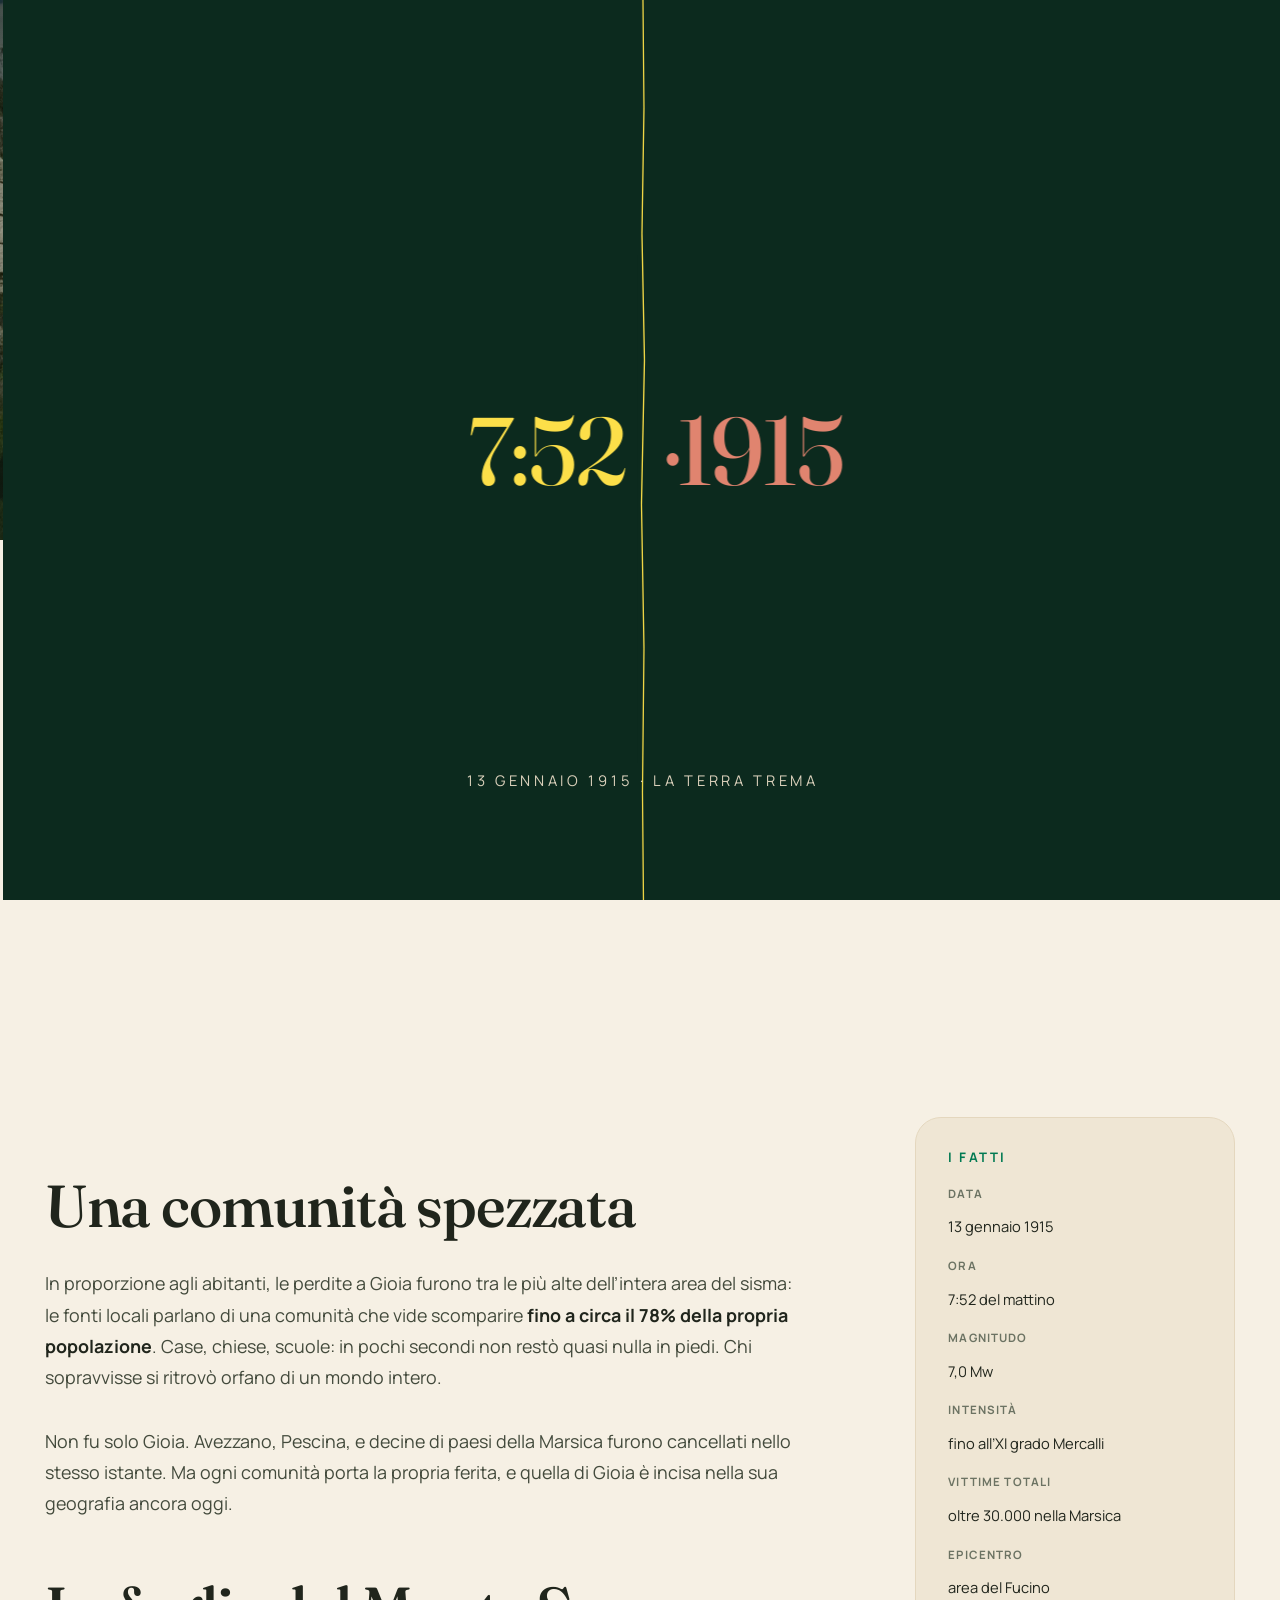
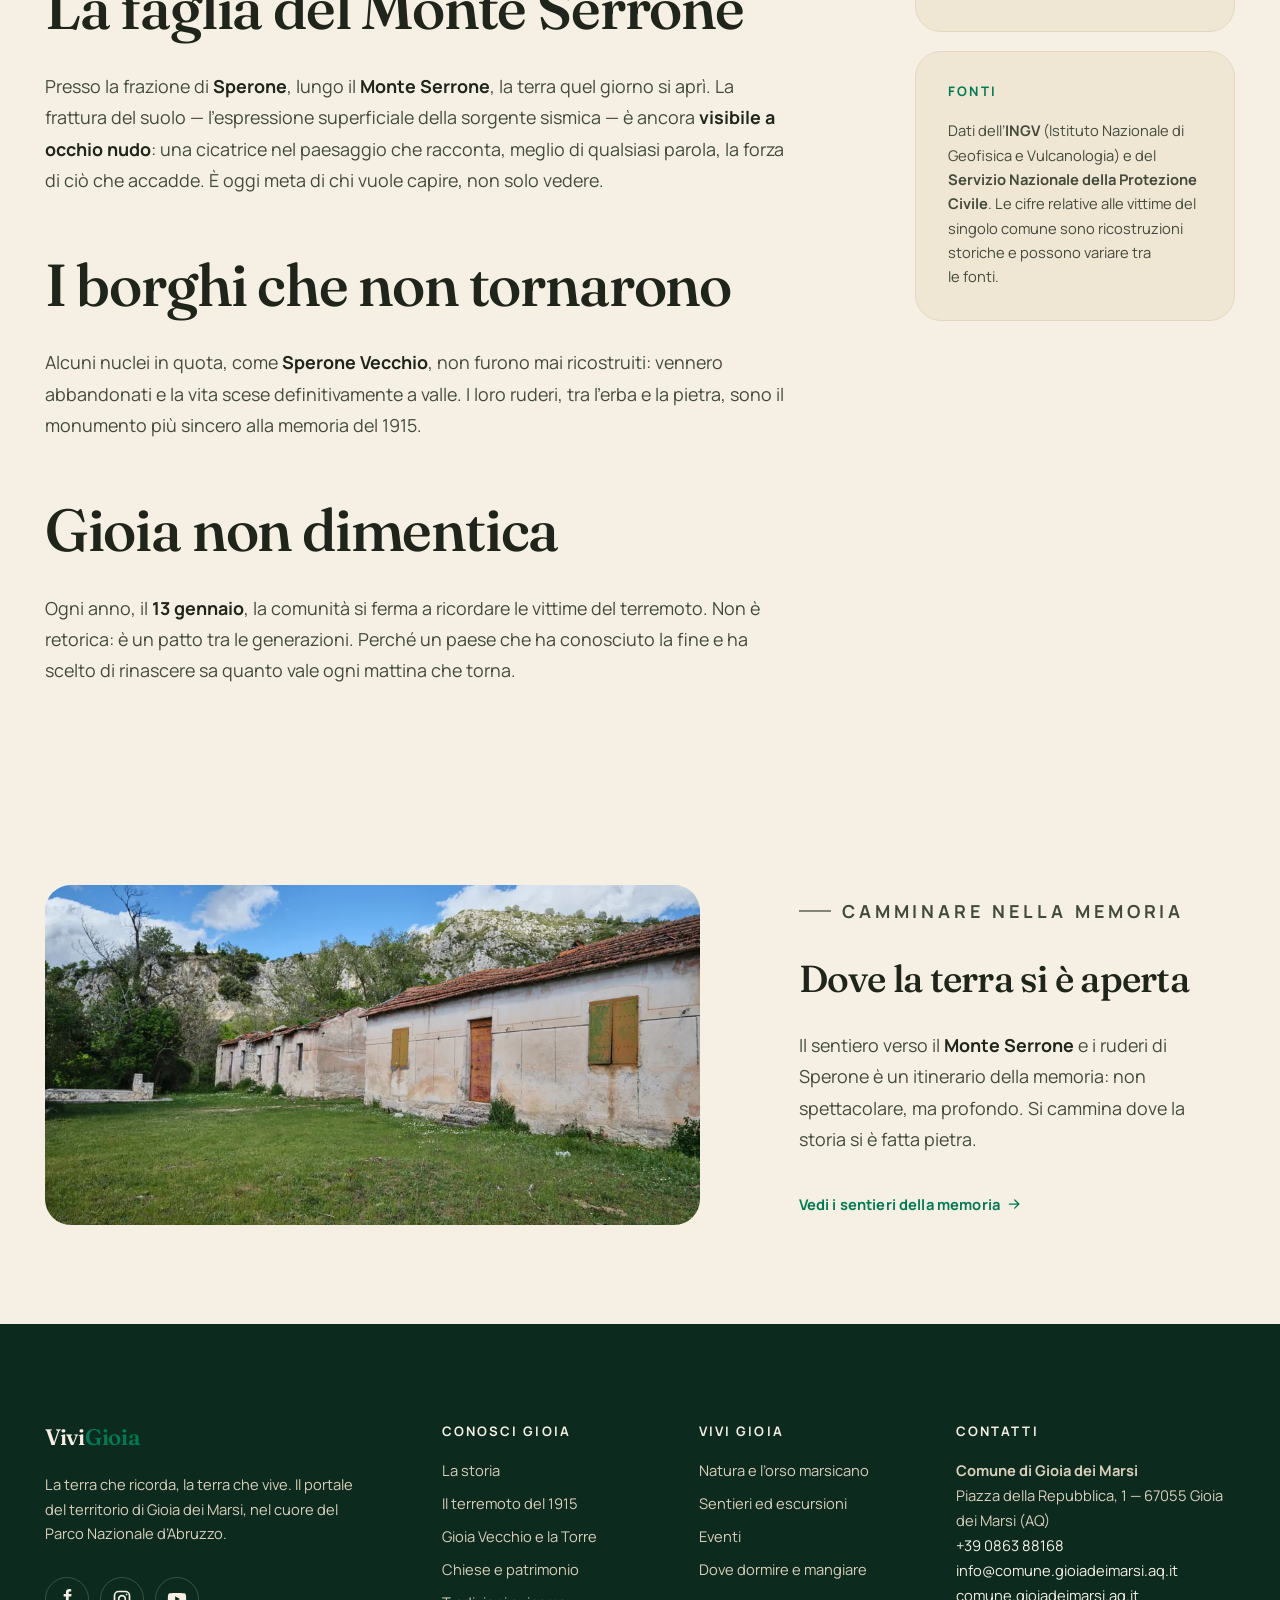
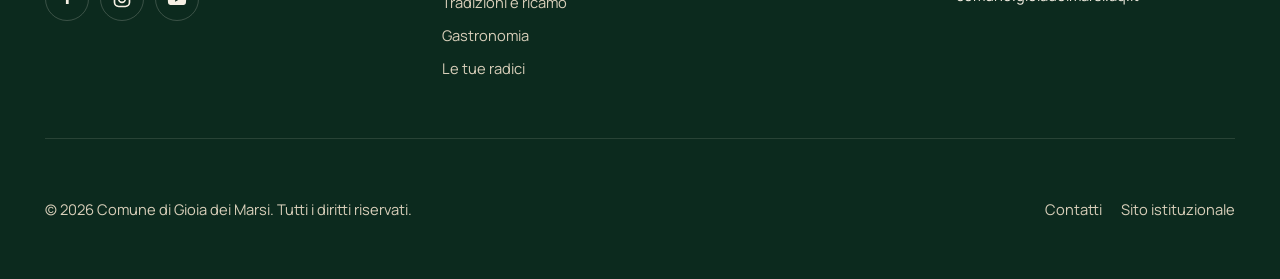
<file: terremoto-1915.html>
<!doctype html>
<html lang="it" class="no-js">
<head>
  <meta charset="utf-8">
  <meta name="viewport" content="width=device-width, initial-scale=1, viewport-fit=cover">
  <title>Il terremoto del 1915 — ViviGioia</title>
  <meta name="description" content="Il 13 gennaio 1915, alle 7:52, il terremoto della Marsica colpì Gioia dei Marsi tra le comunità più devastate. La memoria, la faglia del Monte Serrone, i borghi abbandonati e la commemorazione.">
  <link rel="canonical" href="https://www.vivigioia.it/terremoto-1915.html">
  <meta name="theme-color" content="#2e4a34">
  <meta property="og:type" content="website">
  <meta property="og:locale" content="it_IT">
  <meta property="og:site_name" content="ViviGioia">
  <meta property="og:title" content="Il terremoto del 1915 — ViviGioia">
  <meta property="og:description" content="Il 13 gennaio 1915, alle 7:52, il terremoto della Marsica colpì Gioia dei Marsi tra le comunità più devastate. La memoria, la faglia del Monte Serrone, i borghi abbandonati e la commemorazione.">
  <meta property="og:url" content="https://www.vivigioia.it/terremoto-1915.html">
  <meta property="og:image" content="https://www.vivigioia.it/assets/img/fotogioia-69-1600.webp">
  <meta name="twitter:card" content="summary_large_image">
  <link rel="icon" href="assets/img/favicon.svg" type="image/svg+xml">
  <link rel="icon" href="assets/img/favicon-32.png" sizes="32x32">
  <link rel="apple-touch-icon" href="assets/img/favicon-180.png">
  <link rel="manifest" href="site.webmanifest">
  <link rel="preload" as="font" type="font/woff2" href="assets/font/fraunces-normal.woff2" crossorigin>
  <link rel="preload" as="font" type="font/woff2" href="assets/font/manrope.woff2" crossorigin>
  <link rel="preload" as="image" href="assets/img/fotogioia-69-1600.webp" imagesrcset="assets/img/fotogioia-69-480.webp 480w, assets/img/fotogioia-69-960.webp 960w, assets/img/fotogioia-69-1600.webp 1600w" imagesizes="100vw">
  <link rel="stylesheet" href="assets/css/main.css">
  
  <script>document.documentElement.classList.remove('no-js');document.documentElement.classList.add('js');</script>
  
</head>
<body>
  <a class="skip-link" href="#main">Vai al contenuto</a>
  <header class="site-header" data-theme="light" data-scrolled="false">
    <div class="site-header__inner">
      <a class="brand" href="index.html" aria-label="ViviGioia — home">
        <svg class="brand__mark" viewBox="0 0 48 48" xmlns="http://www.w3.org/2000/svg" aria-hidden="true"><defs><clipPath id="m"><circle cx="24" cy="24" r="24"/></clipPath></defs><g clip-path="url(#m)"><rect width="48" height="48" fill="#007a52"/><circle cx="24" cy="18.5" r="7.4" fill="#fcdf49"/><path d="M-2 50 8 30l8-6 8 6 9-9.5 9 8.5 8-4v25Z" fill="#f6f0e4"/><path d="M-2 50 10 38.5l12-4 12 6 16-7v16.5Z" fill="#c22714"/></g><circle cx="24" cy="24" r="23" fill="none" stroke="#0c2a1e" stroke-opacity=".2" stroke-width="2"/></svg>
        <span class="brand__name">Vivi<b>Gioia</b></span>
      </a>
      <nav class="nav" id="menu" aria-label="Navigazione principale">
        <div class="nav__group" data-open="false">
          <button class="nav__parent" aria-expanded="false">Conosci Gioia <svg class="chev" viewBox="0 0 24 24" width="16" height="16" fill="none" stroke="currentColor" stroke-width="2.2" stroke-linecap="round" stroke-linejoin="round" aria-hidden="true"><path d="m6 9 6 6 6-6"/></svg></button>
          <div class="nav__sub"><div class="nav__sub-inner">
            <a href="storia.html"><span class="nav__ico" aria-hidden="true"><svg viewBox="0 0 24 24" fill="none" stroke="currentColor" stroke-width="1.7" stroke-linecap="round" stroke-linejoin="round"><path d="M4 19V5a2 2 0 0 1 2-2h12v16H6a2 2 0 0 0-2 2z"/><path d="M6 19h12"/><path d="M9 7h6M9 10h6"/></svg></span><span>La storia</span></a>
            <a href="terremoto-1915.html"><span class="nav__ico" aria-hidden="true"><svg viewBox="0 0 24 24" fill="none" stroke="currentColor" stroke-width="1.7" stroke-linecap="round" stroke-linejoin="round"><path d="M2 12h4l2-7 3 14 2-9 2 5 2-3h5"/></svg></span><span>Il terremoto del 1915</span></a>
            <a href="gioia-vecchio.html"><span class="nav__ico" aria-hidden="true"><svg viewBox="0 0 24 24" fill="none" stroke="currentColor" stroke-width="1.7" stroke-linecap="round" stroke-linejoin="round"><path d="M8 21V8L6 7V3h3v2h2V3h3v2h2v2l-2 1v13"/><path d="M5 21h14"/><path d="M10 21v-4h4v4"/></svg></span><span>Gioia Vecchio e la Torre</span></a>
            <a href="patrimonio.html"><span class="nav__ico" aria-hidden="true"><svg viewBox="0 0 24 24" fill="none" stroke="currentColor" stroke-width="1.7" stroke-linecap="round" stroke-linejoin="round"><path d="M12 2v5M10 4h4"/><path d="M5 21V11l7-4 7 4v10"/><path d="M9.5 21v-4a2.5 2.5 0 0 1 5 0v4"/></svg></span><span>Chiese e patrimonio</span></a>
            <a href="tradizioni.html"><span class="nav__ico" aria-hidden="true"><svg viewBox="0 0 24 24" fill="none" stroke="currentColor" stroke-width="1.7" stroke-linecap="round" stroke-linejoin="round"><path d="M20 4 10 14"/><path d="M14 5.5 18.5 10"/><path d="M10 14c-1.5 1.5-3 2.2-5 2.5C5.3 14.5 6 13 7.5 11.5"/><circle cx="5" cy="19" r="1.5"/></svg></span><span>Tradizioni e ricamo</span></a>
            <a href="gastronomia.html"><span class="nav__ico" aria-hidden="true"><svg viewBox="0 0 24 24" fill="none" stroke="currentColor" stroke-width="1.7" stroke-linecap="round" stroke-linejoin="round"><path d="M6 3v8a2 2 0 0 0 4 0V3M8 11v10"/><path d="M16 3c-1.5 0-2.5 1.5-2.5 4S15 11 16 11s2.5-1.5 2.5-4S17.5 3 16 3zM16 11v10"/></svg></span><span>Gastronomia</span></a>
            <a href="radici.html"><span class="nav__ico" aria-hidden="true"><svg viewBox="0 0 24 24" fill="none" stroke="currentColor" stroke-width="1.7" stroke-linecap="round" stroke-linejoin="round"><path d="M12 3v9"/><path d="M12 12c0 3-2.5 4-5 6M12 12c0 3 2.5 4 5 6M12 12c0 2-1 3.5-1 6M9 7.5h6"/></svg></span><span>Le tue radici</span></a>
          </div></div>
        </div>
        <div class="nav__group" data-open="false">
          <button class="nav__parent" aria-expanded="false">Vivi Gioia <svg class="chev" viewBox="0 0 24 24" width="16" height="16" fill="none" stroke="currentColor" stroke-width="2.2" stroke-linecap="round" stroke-linejoin="round" aria-hidden="true"><path d="m6 9 6 6 6-6"/></svg></button>
          <div class="nav__sub"><div class="nav__sub-inner">
            <a href="natura.html"><span class="nav__ico" aria-hidden="true"><svg viewBox="0 0 24 24" fill="none" stroke="currentColor" stroke-width="1.6" stroke-linecap="round" stroke-linejoin="round"><circle cx="12" cy="14" r="6"/><circle cx="6.5" cy="7.5" r="2"/><circle cx="17.5" cy="7.5" r="2"/><circle cx="10" cy="13" r=".6" fill="currentColor"/><circle cx="14" cy="13" r=".6" fill="currentColor"/><path d="M11 16h2"/></svg></span><span>Natura e l’orso marsicano</span></a>
            <a href="sentieri.html"><span class="nav__ico" aria-hidden="true"><svg viewBox="0 0 24 24" fill="none" stroke="currentColor" stroke-width="1.7" stroke-linecap="round" stroke-linejoin="round"><path d="M7 20c-2 0-3-1.5-3-3s1-2.5 3-3 4-1 4-3-1-2.5-3-3"/><circle cx="9" cy="5" r="1"/><circle cx="14" cy="11" r="1"/><circle cx="9" cy="17" r="1"/><circle cx="18" cy="19" r="1"/></svg></span><span>Sentieri ed escursioni</span></a>
          </div></div>
        </div>
        <div class="nav__group"><a class="nav__link" href="eventi.html">Eventi</a></div>
        <div class="nav__group"><a class="nav__link" href="ricettivita.html">Dove dormire e mangiare</a></div>
        <div class="nav__group"><a class="nav__link" href="contatti.html">Contatti</a></div>
        <a class="btn btn--primary nav__cta" href="contatti.html">Pianifica la visita <svg class="btn__icon" viewBox="0 0 24 24" fill="none" stroke="currentColor" stroke-width="2" stroke-linecap="round" stroke-linejoin="round" aria-hidden="true"><path d="M5 12h14M13 6l6 6-6 6"/></svg></a>
        <div class="nav__meta">
          <span>Comune di Gioia dei Marsi</span>
          <span class="nav__lang in-panel"><span aria-current="page">IT</span><span aria-hidden="true">·</span><span style="opacity:.5" title="Versione inglese in arrivo">EN</span></span>
        </div>
      </nav>
      <button class="nav__toggle" aria-label="Apri il menu" aria-expanded="false" aria-controls="menu">
        <span></span><span></span><span></span>
      </button>
    </div>
  </header>
  <div class="cursor" data-cursor aria-hidden="true">
    <svg class="cursor__ring" viewBox="0 0 44 44"><circle cx="22" cy="22" r="20" fill="none" stroke="currentColor" stroke-width="1.5" stroke-dasharray="2 5" stroke-linecap="round"/></svg>
    <svg class="cursor__needle" viewBox="0 0 44 44"><path d="M22 7 L26 24 L22 20 L18 24 Z" fill="currentColor"/></svg>
    <span class="cursor__dot"></span>
  </div>
  <main id="main">

    <div class="quake" data-quake aria-hidden="true">
      <div class="quake__half quake__half--l"><span class="quake__inner"><span class="quake__time">7:52</span></span></div>
      <div class="quake__half quake__half--r"><span class="quake__inner"><span class="quake__date">·1915</span></span></div>
      <div class="quake__crack"><svg viewBox="0 0 12 100" preserveAspectRatio="none"><path d="M6 0 8 12 4 26 9 40 3 56 8 72 5 88 7 100" fill="none" stroke="currentColor" stroke-width="2.5" stroke-linecap="round" stroke-linejoin="round"/></svg></div>
      <p class="quake__label">13 gennaio 1915 · la terra trema</p>
    </div>
    <section class="page-hero" data-hero-sentinel>
      <div class="page-hero__media"><picture>
  <source type="image/webp" srcset="assets/img/fotogioia-69-480.webp 480w, assets/img/fotogioia-69-960.webp 960w, assets/img/fotogioia-69-1600.webp 1600w" sizes="100vw">
  <img src="assets/img/fotogioia-69-1600.jpg" width="6240" height="4160" alt="Scalinata in pietra tra i ruderi di Gioia Vecchio" loading="eager" decoding="async" fetchpriority="high">
</picture></div>
      <div class="page-hero__inner">
        <ol class="breadcrumb"><li><a href="index.html">Home</a></li><li><span aria-current="page">Conosci Gioia</span></li><li><span aria-current="page">Il terremoto del 1915</span></li></ol>
        <p class="kicker kicker--light">Conosci Gioia · Memoria</p>
        <h1 class="page-hero__title">Il 13 gennaio 1915</h1>
        <p class="page-hero__sub">Alle 7:52 di una mattina d’inverno Gioia perse quasi tutto. Questa pagina non è un’attrazione: è memoria.</p>
      </div>
    </section>
    <section class="section">
      <div class="container container--narrow prose reveal">
        <blockquote>«Quello che siamo oggi comincia da quella mattina.»</blockquote>
        <p class="lead">Il <strong>13 gennaio 1915, alle ore 7:52</strong>, un terremoto di magnitudo <strong>7,0</strong> e intensità fino all’<strong>XI grado della scala Mercalli</strong> sconvolse la Marsica. Fu una delle catastrofi più gravi della storia d’Italia: <strong>oltre 30.000 vittime</strong> in pochi istanti. Gioia dei Marsi fu tra i comuni più colpiti in assoluto.</p>
      </div>
    </section>

    <section class="section--tight">
      <div class="container page-content-grid">
        <div class="prose reveal">
          <h2>Una comunità spezzata</h2>
          <p>In proporzione agli abitanti, le perdite a Gioia furono tra le più alte dell’intera area del sisma: le fonti locali parlano di una comunità che vide scomparire <strong>fino a circa il 78% della propria popolazione</strong>. Case, chiese, scuole: in pochi secondi non restò quasi nulla in piedi. Chi sopravvisse si ritrovò orfano di un mondo intero.</p>
          <p>Non fu solo Gioia. Avezzano, Pescina, e decine di paesi della Marsica furono cancellati nello stesso istante. Ma ogni comunità porta la propria ferita, e quella di Gioia è incisa nella sua geografia ancora oggi.</p>

          <h2>La faglia del Monte Serrone</h2>
          <p>Presso la frazione di <strong>Sperone</strong>, lungo il <strong>Monte Serrone</strong>, la terra quel giorno si aprì. La frattura del suolo — l’espressione superficiale della sorgente sismica — è ancora <strong>visibile a occhio nudo</strong>: una cicatrice nel paesaggio che racconta, meglio di qualsiasi parola, la forza di ciò che accadde. È oggi meta di chi vuole capire, non solo vedere.</p>

          <h2>I borghi che non tornarono</h2>
          <p>Alcuni nuclei in quota, come <strong>Sperone Vecchio</strong>, non furono mai ricostruiti: vennero abbandonati e la vita scese definitivamente a valle. I loro ruderi, tra l’erba e la pietra, sono il monumento più sincero alla memoria del 1915.</p>

          <h2>Gioia non dimentica</h2>
          <p>Ogni anno, il <strong>13 gennaio</strong>, la comunità si ferma a ricordare le vittime del terremoto. Non è retorica: è un patto tra le generazioni. Perché un paese che ha conosciuto la fine e ha scelto di rinascere sa quanto vale ogni mattina che torna.</p>
        </div>
        <div class="reveal">
          <aside class="factbox"><h4>I fatti</h4><dl><dt>Data</dt><dd>13 gennaio 1915</dd><dt>Ora</dt><dd>7:52 del mattino</dd><dt>Magnitudo</dt><dd>7,0 Mw</dd><dt>Intensità</dt><dd>fino all’XI grado Mercalli</dd><dt>Vittime totali</dt><dd>oltre 30.000 nella Marsica</dd><dt>Epicentro</dt><dd>area del Fucino</dd></dl></aside>
          <div class="factbox" style="margin-top:1.2rem">
            <h4>Fonti</h4>
            <p style="font-size:var(--fs-small);color:var(--ink-soft)">Dati dell’<strong>INGV</strong> (Istituto Nazionale di Geofisica e Vulcanologia) e del <strong>Servizio Nazionale della Protezione Civile</strong>. Le cifre relative alle vittime del singolo comune sono ricostruzioni storiche e possono variare tra le fonti.</p>
          </div>
        </div>
      </div>
    </section>

    <section class="section--tight">
      <div class="container">
        <div class="split split--narrow-right reveal">
          <div class="media"><picture>
  <source type="image/webp" srcset="assets/img/fotogioia-67-480.webp 480w, assets/img/fotogioia-67-960.webp 960w, assets/img/fotogioia-67-1600.webp 1600w" sizes="(min-width:1024px) 60vw, 100vw">
  <img src="assets/img/fotogioia-67-1600.jpg" width="6240" height="4160" alt="Case abbandonate sotto le pareti calcaree, testimoni del borgo perduto" loading="lazy" decoding="async" data-lqip style="background-image:url([data-uri]);background-size:cover;background-position:center">
</picture></div>
          <div class="prose">
            <p class="kicker">Camminare nella memoria</p>
            <h3>Dove la terra si è aperta</h3>
            <p>Il sentiero verso il <strong>Monte Serrone</strong> e i ruderi di Sperone è un itinerario della memoria: non spettacolare, ma profondo. Si cammina dove la storia si è fatta pietra.</p>
            <p><a class="textlink" href="sentieri.html">Vedi i sentieri della memoria <svg class="btn__icon" viewBox="0 0 24 24" fill="none" stroke="currentColor" stroke-width="2" stroke-linecap="round" stroke-linejoin="round" aria-hidden="true"><path d="M5 12h14M13 6l6 6-6 6"/></svg></a></p>
          </div>
        </div>
      </div>
    </section>

  </main>
  <footer class="site-footer">
    <div class="container">
      <div class="footer__top">
        <div class="footer__brand">
          <a class="brand" href="index.html" aria-label="ViviGioia"><span class="brand__name">Vivi<b>Gioia</b></span></a>
          <p class="footer__tagline">La terra che ricorda, la terra che vive. Il portale del territorio di Gioia dei Marsi, nel cuore del Parco Nazionale d’Abruzzo.</p>
          <div class="footer__social">
            <a href="https://www.facebook.com/" aria-label="Facebook" target="_blank" rel="noopener"><svg viewBox="0 0 24 24" width="20" height="20" fill="currentColor" aria-hidden="true"><path d="M14 9h3l.5-3H14V4.5c0-.8.3-1.5 1.6-1.5H17V.2A22 22 0 0 0 14.7 0C12.3 0 10.7 1.4 10.7 4.1V6H8v3h2.7v9H14z"/></svg></a>
            <a href="https://www.instagram.com/" aria-label="Instagram" target="_blank" rel="noopener"><svg viewBox="0 0 24 24" width="20" height="20" fill="none" stroke="currentColor" stroke-width="2" aria-hidden="true"><rect x="3" y="3" width="18" height="18" rx="5"/><circle cx="12" cy="12" r="4"/><circle cx="17.5" cy="6.5" r="1" fill="currentColor" stroke="none"/></svg></a>
            <a href="https://www.youtube.com/" aria-label="YouTube" target="_blank" rel="noopener"><svg viewBox="0 0 24 24" width="20" height="20" fill="currentColor" aria-hidden="true"><path d="M23 12s0-3.4-.4-5a2.6 2.6 0 0 0-1.8-1.8C19 4.7 12 4.7 12 4.7s-7 0-8.8.5A2.6 2.6 0 0 0 1.4 7C1 8.6 1 12 1 12s0 3.4.4 5a2.6 2.6 0 0 0 1.8 1.8c1.8.5 8.8.5 8.8.5s7 0 8.8-.5A2.6 2.6 0 0 0 22.6 17c.4-1.6.4-5 .4-5ZM9.8 15.3V8.7l5.7 3.3z"/></svg></a>
          </div>
        </div>
        <div class="footer__col">
          <h4>Conosci Gioia</h4>
          <ul><li><a href="storia.html">La storia</a></li><li><a href="terremoto-1915.html">Il terremoto del 1915</a></li><li><a href="gioia-vecchio.html">Gioia Vecchio e la Torre</a></li><li><a href="patrimonio.html">Chiese e patrimonio</a></li><li><a href="tradizioni.html">Tradizioni e ricamo</a></li><li><a href="gastronomia.html">Gastronomia</a></li><li><a href="radici.html">Le tue radici</a></li></ul>
        </div>
        <div class="footer__col">
          <h4>Vivi Gioia</h4>
          <ul><li><a href="natura.html">Natura e l’orso marsicano</a></li><li><a href="sentieri.html">Sentieri ed escursioni</a></li><li><a href="eventi.html">Eventi</a></li><li><a href="ricettivita.html">Dove dormire e mangiare</a></li></ul>
        </div>
        <div class="footer__col">
          <h4>Contatti</h4>
          <div class="footer__contact">
            <strong>Comune di Gioia dei Marsi</strong><br>
            Piazza della Repubblica, 1 — 67055 Gioia dei Marsi (AQ)<br>
            <a href="tel:+39086388168">+39 0863 88168</a><br>
            <a href="mailto:info@comune.gioiadeimarsi.aq.it">info@comune.gioiadeimarsi.aq.it</a><br>
            <a href="https://comune.gioiadeimarsi.aq.it" target="_blank" rel="noopener">comune.gioiadeimarsi.aq.it</a>
          </div>
        </div>
      </div>
      <div class="footer__bottom">
        <span>© <span data-year>2026</span> Comune di Gioia dei Marsi. Tutti i diritti riservati.</span>
        <div class="footer__legal">
          <a href="contatti.html">Contatti</a>
          <a href="https://comune.gioiadeimarsi.aq.it" target="_blank" rel="noopener">Sito istituzionale</a>
        </div>
      </div>
    </div>
  </footer>  <script src="assets/js/vendor/gsap.min.js" defer></script>
  <script src="assets/js/vendor/ScrollTrigger.min.js" defer></script>
  <script src="assets/js/vendor/lenis.min.js" defer></script>
  <script src="assets/js/app.js" defer></script>
</body>
</html>
</file>
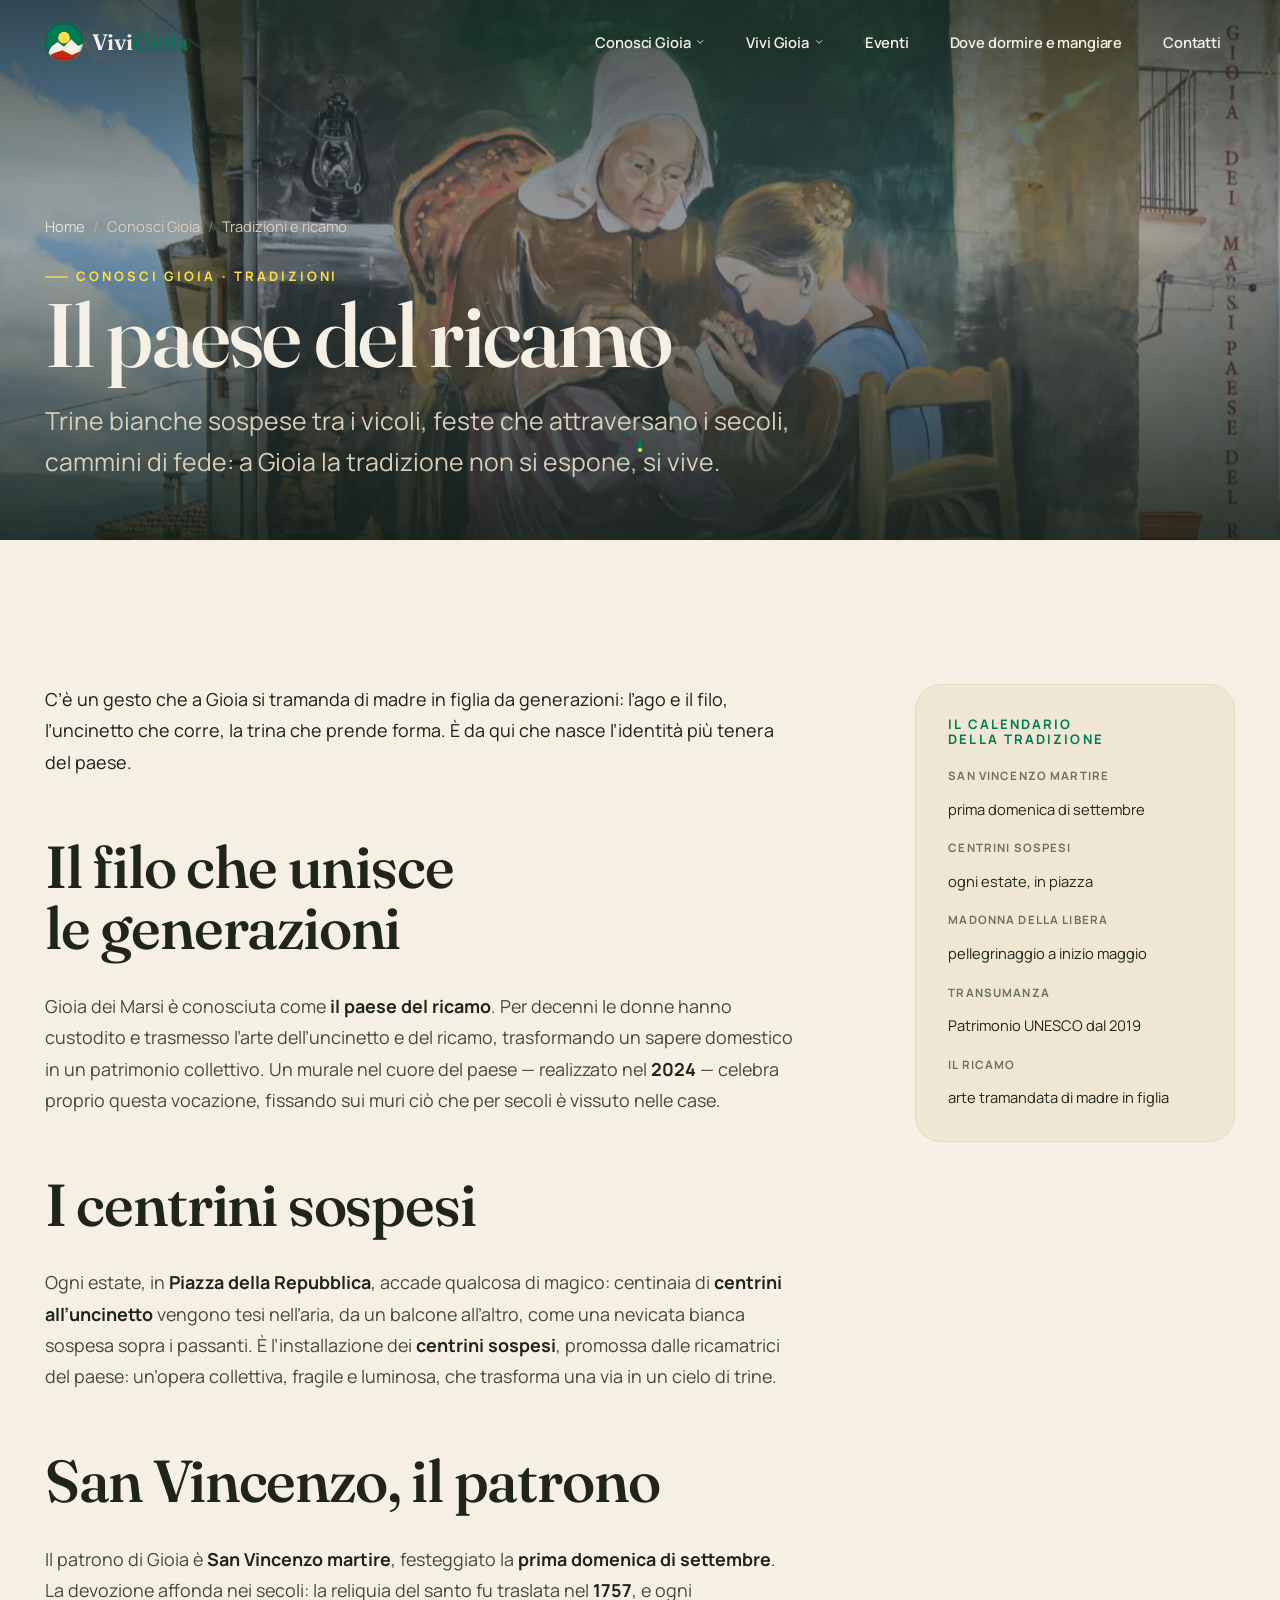
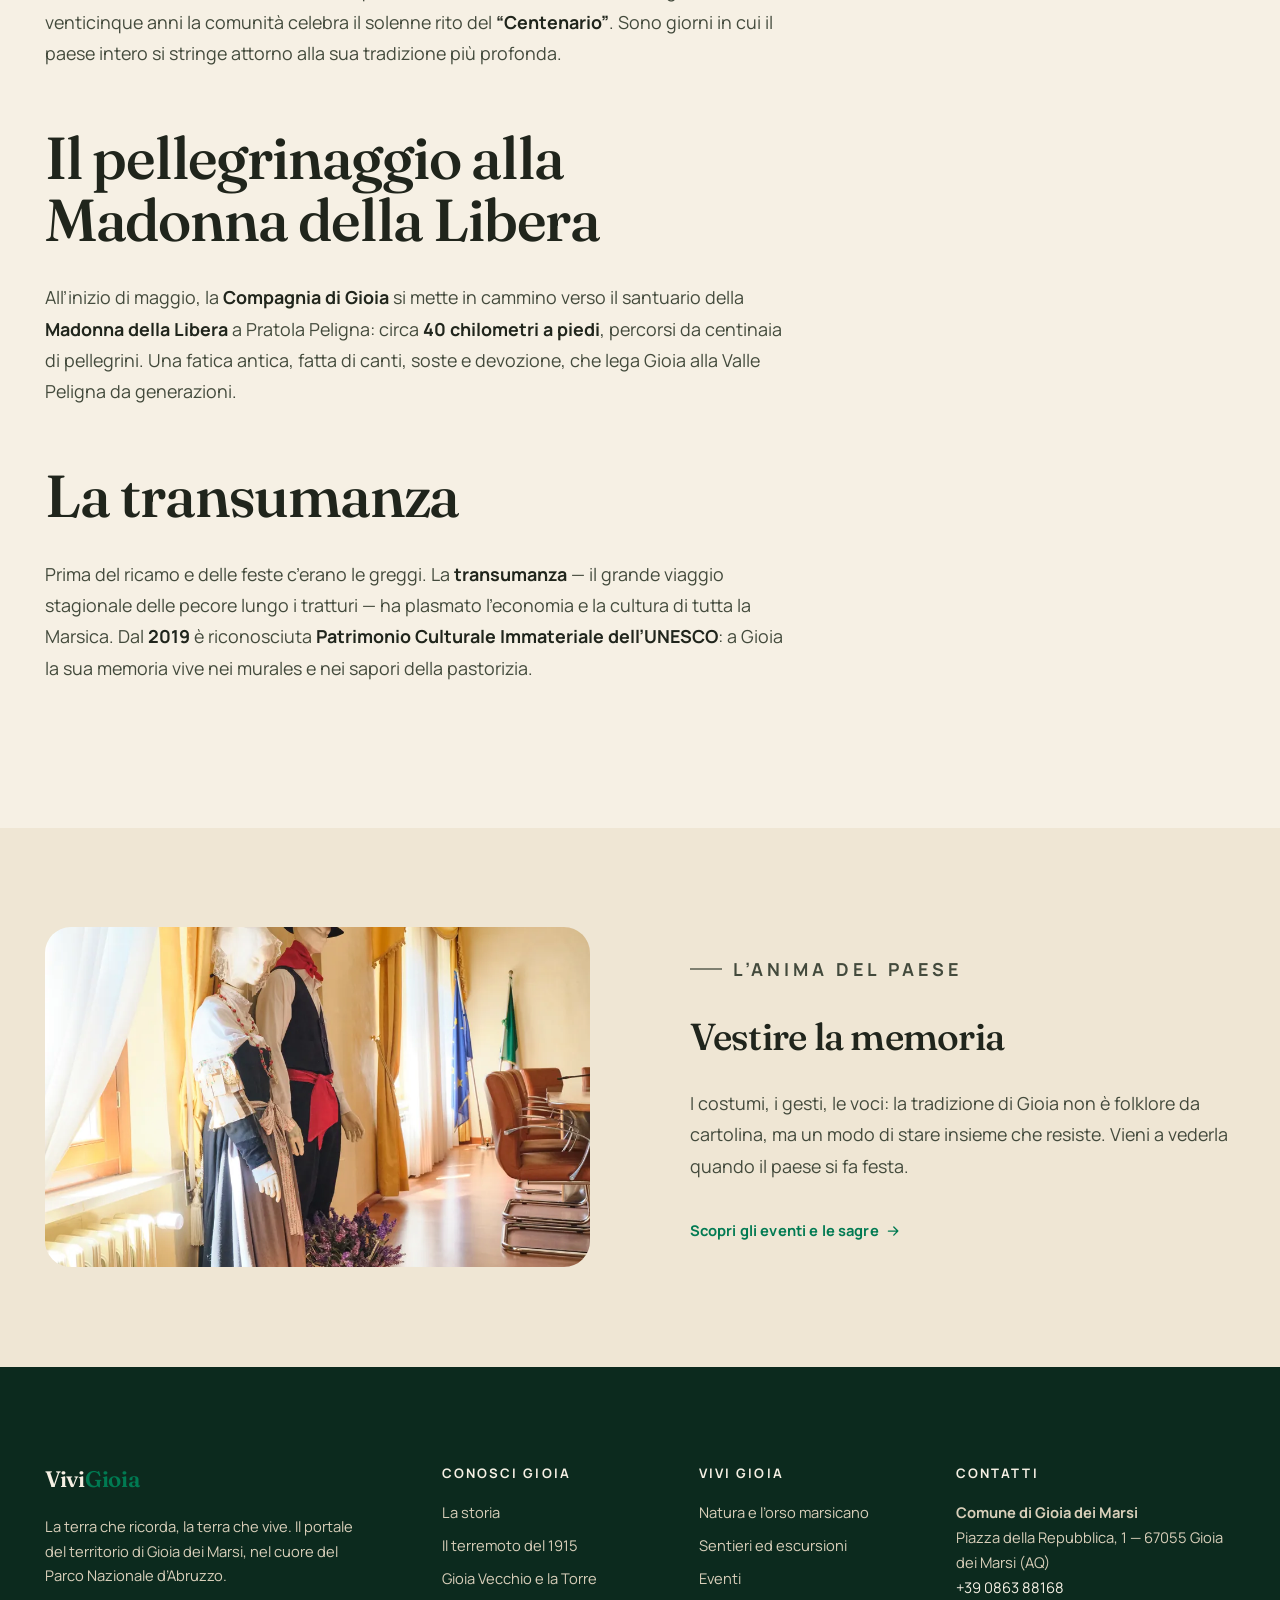
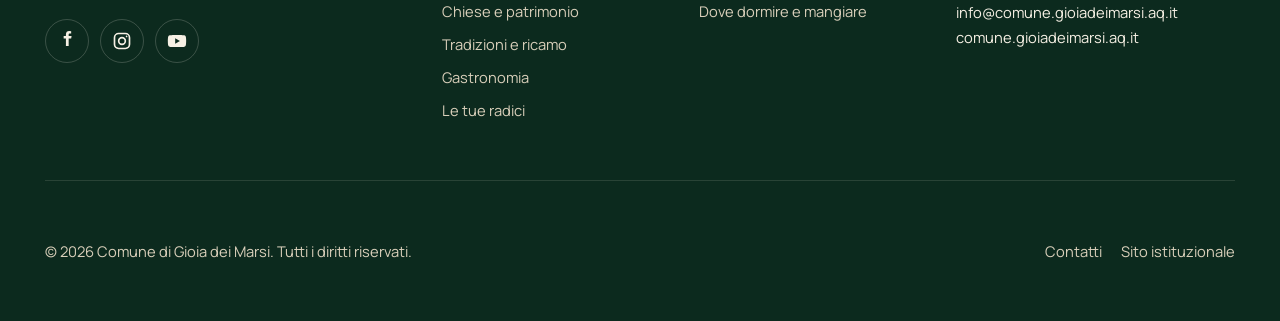
<file: tradizioni.html>
<!doctype html>
<html lang="it" class="no-js">
<head>
  <meta charset="utf-8">
  <meta name="viewport" content="width=device-width, initial-scale=1, viewport-fit=cover">
  <title>Tradizioni e ricamo — ViviGioia</title>
  <meta name="description" content="Gioia dei Marsi, il paese del ricamo: i centrini sospesi all’uncinetto, la festa patronale di San Vincenzo, il pellegrinaggio alla Madonna della Libera e la transumanza, patrimonio UNESCO.">
  <link rel="canonical" href="https://www.vivigioia.it/tradizioni.html">
  <meta name="theme-color" content="#2e4a34">
  <meta property="og:type" content="website">
  <meta property="og:locale" content="it_IT">
  <meta property="og:site_name" content="ViviGioia">
  <meta property="og:title" content="Tradizioni e ricamo — ViviGioia">
  <meta property="og:description" content="Gioia dei Marsi, il paese del ricamo: i centrini sospesi all’uncinetto, la festa patronale di San Vincenzo, il pellegrinaggio alla Madonna della Libera e la transumanza, patrimonio UNESCO.">
  <meta property="og:url" content="https://www.vivigioia.it/tradizioni.html">
  <meta property="og:image" content="https://www.vivigioia.it/assets/img/fotogioia-80-1600.webp">
  <meta name="twitter:card" content="summary_large_image">
  <link rel="icon" href="assets/img/favicon.svg" type="image/svg+xml">
  <link rel="icon" href="assets/img/favicon-32.png" sizes="32x32">
  <link rel="apple-touch-icon" href="assets/img/favicon-180.png">
  <link rel="manifest" href="site.webmanifest">
  <link rel="preload" as="font" type="font/woff2" href="assets/font/fraunces-normal.woff2" crossorigin>
  <link rel="preload" as="font" type="font/woff2" href="assets/font/manrope.woff2" crossorigin>
  <link rel="preload" as="image" href="assets/img/fotogioia-80-1600.webp" imagesrcset="assets/img/fotogioia-80-480.webp 480w, assets/img/fotogioia-80-960.webp 960w, assets/img/fotogioia-80-1600.webp 1600w" imagesizes="100vw">
  <link rel="stylesheet" href="assets/css/main.css">
  
  <script>document.documentElement.classList.remove('no-js');document.documentElement.classList.add('js');</script>
  
</head>
<body>
  <a class="skip-link" href="#main">Vai al contenuto</a>
  <header class="site-header" data-theme="light" data-scrolled="false">
    <div class="site-header__inner">
      <a class="brand" href="index.html" aria-label="ViviGioia — home">
        <svg class="brand__mark" viewBox="0 0 48 48" xmlns="http://www.w3.org/2000/svg" aria-hidden="true"><defs><clipPath id="m"><circle cx="24" cy="24" r="24"/></clipPath></defs><g clip-path="url(#m)"><rect width="48" height="48" fill="#007a52"/><circle cx="24" cy="18.5" r="7.4" fill="#fcdf49"/><path d="M-2 50 8 30l8-6 8 6 9-9.5 9 8.5 8-4v25Z" fill="#f6f0e4"/><path d="M-2 50 10 38.5l12-4 12 6 16-7v16.5Z" fill="#c22714"/></g><circle cx="24" cy="24" r="23" fill="none" stroke="#0c2a1e" stroke-opacity=".2" stroke-width="2"/></svg>
        <span class="brand__name">Vivi<b>Gioia</b></span>
      </a>
      <nav class="nav" id="menu" aria-label="Navigazione principale">
        <div class="nav__group" data-open="false">
          <button class="nav__parent" aria-expanded="false">Conosci Gioia <svg class="chev" viewBox="0 0 24 24" width="16" height="16" fill="none" stroke="currentColor" stroke-width="2.2" stroke-linecap="round" stroke-linejoin="round" aria-hidden="true"><path d="m6 9 6 6 6-6"/></svg></button>
          <div class="nav__sub"><div class="nav__sub-inner">
            <a href="storia.html"><span class="nav__ico" aria-hidden="true"><svg viewBox="0 0 24 24" fill="none" stroke="currentColor" stroke-width="1.7" stroke-linecap="round" stroke-linejoin="round"><path d="M4 19V5a2 2 0 0 1 2-2h12v16H6a2 2 0 0 0-2 2z"/><path d="M6 19h12"/><path d="M9 7h6M9 10h6"/></svg></span><span>La storia</span></a>
            <a href="terremoto-1915.html"><span class="nav__ico" aria-hidden="true"><svg viewBox="0 0 24 24" fill="none" stroke="currentColor" stroke-width="1.7" stroke-linecap="round" stroke-linejoin="round"><path d="M2 12h4l2-7 3 14 2-9 2 5 2-3h5"/></svg></span><span>Il terremoto del 1915</span></a>
            <a href="gioia-vecchio.html"><span class="nav__ico" aria-hidden="true"><svg viewBox="0 0 24 24" fill="none" stroke="currentColor" stroke-width="1.7" stroke-linecap="round" stroke-linejoin="round"><path d="M8 21V8L6 7V3h3v2h2V3h3v2h2v2l-2 1v13"/><path d="M5 21h14"/><path d="M10 21v-4h4v4"/></svg></span><span>Gioia Vecchio e la Torre</span></a>
            <a href="patrimonio.html"><span class="nav__ico" aria-hidden="true"><svg viewBox="0 0 24 24" fill="none" stroke="currentColor" stroke-width="1.7" stroke-linecap="round" stroke-linejoin="round"><path d="M12 2v5M10 4h4"/><path d="M5 21V11l7-4 7 4v10"/><path d="M9.5 21v-4a2.5 2.5 0 0 1 5 0v4"/></svg></span><span>Chiese e patrimonio</span></a>
            <a href="tradizioni.html"><span class="nav__ico" aria-hidden="true"><svg viewBox="0 0 24 24" fill="none" stroke="currentColor" stroke-width="1.7" stroke-linecap="round" stroke-linejoin="round"><path d="M20 4 10 14"/><path d="M14 5.5 18.5 10"/><path d="M10 14c-1.5 1.5-3 2.2-5 2.5C5.3 14.5 6 13 7.5 11.5"/><circle cx="5" cy="19" r="1.5"/></svg></span><span>Tradizioni e ricamo</span></a>
            <a href="gastronomia.html"><span class="nav__ico" aria-hidden="true"><svg viewBox="0 0 24 24" fill="none" stroke="currentColor" stroke-width="1.7" stroke-linecap="round" stroke-linejoin="round"><path d="M6 3v8a2 2 0 0 0 4 0V3M8 11v10"/><path d="M16 3c-1.5 0-2.5 1.5-2.5 4S15 11 16 11s2.5-1.5 2.5-4S17.5 3 16 3zM16 11v10"/></svg></span><span>Gastronomia</span></a>
            <a href="radici.html"><span class="nav__ico" aria-hidden="true"><svg viewBox="0 0 24 24" fill="none" stroke="currentColor" stroke-width="1.7" stroke-linecap="round" stroke-linejoin="round"><path d="M12 3v9"/><path d="M12 12c0 3-2.5 4-5 6M12 12c0 3 2.5 4 5 6M12 12c0 2-1 3.5-1 6M9 7.5h6"/></svg></span><span>Le tue radici</span></a>
          </div></div>
        </div>
        <div class="nav__group" data-open="false">
          <button class="nav__parent" aria-expanded="false">Vivi Gioia <svg class="chev" viewBox="0 0 24 24" width="16" height="16" fill="none" stroke="currentColor" stroke-width="2.2" stroke-linecap="round" stroke-linejoin="round" aria-hidden="true"><path d="m6 9 6 6 6-6"/></svg></button>
          <div class="nav__sub"><div class="nav__sub-inner">
            <a href="natura.html"><span class="nav__ico" aria-hidden="true"><svg viewBox="0 0 24 24" fill="none" stroke="currentColor" stroke-width="1.6" stroke-linecap="round" stroke-linejoin="round"><circle cx="12" cy="14" r="6"/><circle cx="6.5" cy="7.5" r="2"/><circle cx="17.5" cy="7.5" r="2"/><circle cx="10" cy="13" r=".6" fill="currentColor"/><circle cx="14" cy="13" r=".6" fill="currentColor"/><path d="M11 16h2"/></svg></span><span>Natura e l’orso marsicano</span></a>
            <a href="sentieri.html"><span class="nav__ico" aria-hidden="true"><svg viewBox="0 0 24 24" fill="none" stroke="currentColor" stroke-width="1.7" stroke-linecap="round" stroke-linejoin="round"><path d="M7 20c-2 0-3-1.5-3-3s1-2.5 3-3 4-1 4-3-1-2.5-3-3"/><circle cx="9" cy="5" r="1"/><circle cx="14" cy="11" r="1"/><circle cx="9" cy="17" r="1"/><circle cx="18" cy="19" r="1"/></svg></span><span>Sentieri ed escursioni</span></a>
          </div></div>
        </div>
        <div class="nav__group"><a class="nav__link" href="eventi.html">Eventi</a></div>
        <div class="nav__group"><a class="nav__link" href="ricettivita.html">Dove dormire e mangiare</a></div>
        <div class="nav__group"><a class="nav__link" href="contatti.html">Contatti</a></div>
        <a class="btn btn--primary nav__cta" href="contatti.html">Pianifica la visita <svg class="btn__icon" viewBox="0 0 24 24" fill="none" stroke="currentColor" stroke-width="2" stroke-linecap="round" stroke-linejoin="round" aria-hidden="true"><path d="M5 12h14M13 6l6 6-6 6"/></svg></a>
        <div class="nav__meta">
          <span>Comune di Gioia dei Marsi</span>
          <span class="nav__lang in-panel"><span aria-current="page">IT</span><span aria-hidden="true">·</span><span style="opacity:.5" title="Versione inglese in arrivo">EN</span></span>
        </div>
      </nav>
      <button class="nav__toggle" aria-label="Apri il menu" aria-expanded="false" aria-controls="menu">
        <span></span><span></span><span></span>
      </button>
    </div>
  </header>
  <div class="cursor" data-cursor aria-hidden="true">
    <svg class="cursor__ring" viewBox="0 0 44 44"><circle cx="22" cy="22" r="20" fill="none" stroke="currentColor" stroke-width="1.5" stroke-dasharray="2 5" stroke-linecap="round"/></svg>
    <svg class="cursor__needle" viewBox="0 0 44 44"><path d="M22 7 L26 24 L22 20 L18 24 Z" fill="currentColor"/></svg>
    <span class="cursor__dot"></span>
  </div>
  <main id="main">

    <section class="page-hero" data-hero-sentinel>
      <div class="page-hero__media"><picture>
  <source type="image/webp" srcset="assets/img/fotogioia-80-480.webp 480w, assets/img/fotogioia-80-960.webp 960w, assets/img/fotogioia-80-1600.webp 1600w" sizes="100vw">
  <img src="assets/img/fotogioia-80-1600.jpg" width="3654" height="5481" alt="Murale dedicato al ricamo: “il paese del ricamo”" loading="eager" decoding="async" fetchpriority="high">
</picture></div>
      <div class="page-hero__inner">
        <ol class="breadcrumb"><li><a href="index.html">Home</a></li><li><span aria-current="page">Conosci Gioia</span></li><li><span aria-current="page">Tradizioni e ricamo</span></li></ol>
        <p class="kicker kicker--light">Conosci Gioia · Tradizioni</p>
        <h1 class="page-hero__title">Il paese del ricamo</h1>
        <p class="page-hero__sub">Trine bianche sospese tra i vicoli, feste che attraversano i secoli, cammini di fede: a Gioia la tradizione non si espone, si vive.</p>
      </div>
    </section>
    <section class="section">
      <div class="container page-content-grid">
        <div class="prose reveal">
          <p class="lead">C’è un gesto che a Gioia si tramanda di madre in figlia da generazioni: l’ago e il filo, l’uncinetto che corre, la trina che prende forma. È da qui che nasce l’identità più tenera del paese.</p>

          <h2>Il filo che unisce le generazioni</h2>
          <p>Gioia dei Marsi è conosciuta come <strong>il paese del ricamo</strong>. Per decenni le donne hanno custodito e trasmesso l’arte dell’uncinetto e del ricamo, trasformando un sapere domestico in un patrimonio collettivo. Un murale nel cuore del paese — realizzato nel <strong>2024</strong> — celebra proprio questa vocazione, fissando sui muri ciò che per secoli è vissuto nelle case.</p>

          <h2>I centrini sospesi</h2>
          <p>Ogni estate, in <strong>Piazza della Repubblica</strong>, accade qualcosa di magico: centinaia di <strong>centrini all’uncinetto</strong> vengono tesi nell’aria, da un balcone all’altro, come una nevicata bianca sospesa sopra i passanti. È l’installazione dei <strong>centrini sospesi</strong>, promossa dalle ricamatrici del paese: un’opera collettiva, fragile e luminosa, che trasforma una via in un cielo di trine.</p>

          <h2>San Vincenzo, il patrono</h2>
          <p>Il patrono di Gioia è <strong>San Vincenzo martire</strong>, festeggiato la <strong>prima domenica di settembre</strong>. La devozione affonda nei secoli: la reliquia del santo fu traslata nel <strong>1757</strong>, e ogni venticinque anni la comunità celebra il solenne rito del <strong>“Centenario”</strong>. Sono giorni in cui il paese intero si stringe attorno alla sua tradizione più profonda.</p>

          <h2>Il pellegrinaggio alla Madonna della Libera</h2>
          <p>All’inizio di maggio, la <strong>Compagnia di Gioia</strong> si mette in cammino verso il santuario della <strong>Madonna della Libera</strong> a Pratola Peligna: circa <strong>40 chilometri a piedi</strong>, percorsi da centinaia di pellegrini. Una fatica antica, fatta di canti, soste e devozione, che lega Gioia alla Valle Peligna da generazioni.</p>

          <h2>La transumanza</h2>
          <p>Prima del ricamo e delle feste c’erano le greggi. La <strong>transumanza</strong> — il grande viaggio stagionale delle pecore lungo i tratturi — ha plasmato l’economia e la cultura di tutta la Marsica. Dal <strong>2019</strong> è riconosciuta <strong>Patrimonio Culturale Immateriale dell’UNESCO</strong>: a Gioia la sua memoria vive nei murales e nei sapori della pastorizia.</p>
        </div>
        <div class="reveal">
          <aside class="factbox"><h4>Il calendario della tradizione</h4><dl><dt>San Vincenzo martire</dt><dd>prima domenica di settembre</dd><dt>Centrini sospesi</dt><dd>ogni estate, in piazza</dd><dt>Madonna della Libera</dt><dd>pellegrinaggio a inizio maggio</dd><dt>Transumanza</dt><dd>Patrimonio UNESCO dal 2019</dd><dt>Il ricamo</dt><dd>arte tramandata di madre in figlia</dd></dl></aside>
        </div>
      </div>
    </section>

    <section class="section--tight bg-paper-2">
      <div class="container">
        <div class="split reveal">
          <div class="media"><picture>
  <source type="image/webp" srcset="assets/img/fotogioia-27-480.webp 480w, assets/img/fotogioia-27-960.webp 960w, assets/img/fotogioia-27-1600.webp 1600w" sizes="(min-width:1024px) 50vw, 100vw">
  <img src="assets/img/fotogioia-27-1600.jpg" width="4063" height="6094" alt="Costumi tradizionali marsicani in luce laterale" loading="lazy" decoding="async" data-lqip style="background-image:url([data-uri]);background-size:cover;background-position:center">
</picture></div>
          <div class="prose">
            <p class="kicker">L’anima del paese</p>
            <h3>Vestire la memoria</h3>
            <p>I costumi, i gesti, le voci: la tradizione di Gioia non è folklore da cartolina, ma un modo di stare insieme che resiste. Vieni a vederla quando il paese si fa festa.</p>
            <p><a class="textlink" href="eventi.html">Scopri gli eventi e le sagre <svg class="btn__icon" viewBox="0 0 24 24" fill="none" stroke="currentColor" stroke-width="2" stroke-linecap="round" stroke-linejoin="round" aria-hidden="true"><path d="M5 12h14M13 6l6 6-6 6"/></svg></a></p>
          </div>
        </div>
      </div>
    </section>

  </main>
  <footer class="site-footer">
    <div class="container">
      <div class="footer__top">
        <div class="footer__brand">
          <a class="brand" href="index.html" aria-label="ViviGioia"><span class="brand__name">Vivi<b>Gioia</b></span></a>
          <p class="footer__tagline">La terra che ricorda, la terra che vive. Il portale del territorio di Gioia dei Marsi, nel cuore del Parco Nazionale d’Abruzzo.</p>
          <div class="footer__social">
            <a href="https://www.facebook.com/" aria-label="Facebook" target="_blank" rel="noopener"><svg viewBox="0 0 24 24" width="20" height="20" fill="currentColor" aria-hidden="true"><path d="M14 9h3l.5-3H14V4.5c0-.8.3-1.5 1.6-1.5H17V.2A22 22 0 0 0 14.7 0C12.3 0 10.7 1.4 10.7 4.1V6H8v3h2.7v9H14z"/></svg></a>
            <a href="https://www.instagram.com/" aria-label="Instagram" target="_blank" rel="noopener"><svg viewBox="0 0 24 24" width="20" height="20" fill="none" stroke="currentColor" stroke-width="2" aria-hidden="true"><rect x="3" y="3" width="18" height="18" rx="5"/><circle cx="12" cy="12" r="4"/><circle cx="17.5" cy="6.5" r="1" fill="currentColor" stroke="none"/></svg></a>
            <a href="https://www.youtube.com/" aria-label="YouTube" target="_blank" rel="noopener"><svg viewBox="0 0 24 24" width="20" height="20" fill="currentColor" aria-hidden="true"><path d="M23 12s0-3.4-.4-5a2.6 2.6 0 0 0-1.8-1.8C19 4.7 12 4.7 12 4.7s-7 0-8.8.5A2.6 2.6 0 0 0 1.4 7C1 8.6 1 12 1 12s0 3.4.4 5a2.6 2.6 0 0 0 1.8 1.8c1.8.5 8.8.5 8.8.5s7 0 8.8-.5A2.6 2.6 0 0 0 22.6 17c.4-1.6.4-5 .4-5ZM9.8 15.3V8.7l5.7 3.3z"/></svg></a>
          </div>
        </div>
        <div class="footer__col">
          <h4>Conosci Gioia</h4>
          <ul><li><a href="storia.html">La storia</a></li><li><a href="terremoto-1915.html">Il terremoto del 1915</a></li><li><a href="gioia-vecchio.html">Gioia Vecchio e la Torre</a></li><li><a href="patrimonio.html">Chiese e patrimonio</a></li><li><a href="tradizioni.html">Tradizioni e ricamo</a></li><li><a href="gastronomia.html">Gastronomia</a></li><li><a href="radici.html">Le tue radici</a></li></ul>
        </div>
        <div class="footer__col">
          <h4>Vivi Gioia</h4>
          <ul><li><a href="natura.html">Natura e l’orso marsicano</a></li><li><a href="sentieri.html">Sentieri ed escursioni</a></li><li><a href="eventi.html">Eventi</a></li><li><a href="ricettivita.html">Dove dormire e mangiare</a></li></ul>
        </div>
        <div class="footer__col">
          <h4>Contatti</h4>
          <div class="footer__contact">
            <strong>Comune di Gioia dei Marsi</strong><br>
            Piazza della Repubblica, 1 — 67055 Gioia dei Marsi (AQ)<br>
            <a href="tel:+39086388168">+39 0863 88168</a><br>
            <a href="mailto:info@comune.gioiadeimarsi.aq.it">info@comune.gioiadeimarsi.aq.it</a><br>
            <a href="https://comune.gioiadeimarsi.aq.it" target="_blank" rel="noopener">comune.gioiadeimarsi.aq.it</a>
          </div>
        </div>
      </div>
      <div class="footer__bottom">
        <span>© <span data-year>2026</span> Comune di Gioia dei Marsi. Tutti i diritti riservati.</span>
        <div class="footer__legal">
          <a href="contatti.html">Contatti</a>
          <a href="https://comune.gioiadeimarsi.aq.it" target="_blank" rel="noopener">Sito istituzionale</a>
        </div>
      </div>
    </div>
  </footer>  <script src="assets/js/vendor/gsap.min.js" defer></script>
  <script src="assets/js/vendor/ScrollTrigger.min.js" defer></script>
  <script src="assets/js/vendor/lenis.min.js" defer></script>
  <script src="assets/js/app.js" defer></script>
</body>
</html>
</file>
<file: assets/css/main.css>
/* =====================================================================
   ViviGioia — Design System "Pietra & Fucino"
   Mobile-first. Palette terrosa (Parco, tetti, calce) + accento terracotta.
   Type: Fraunces (display, editoriale) × Manrope (UI, umanista).
   ===================================================================== */

/* ---------- Font self-hosted (variable) ---------- */
@font-face {
  font-family: 'Fraunces';
  src: url('../font/fraunces-normal.woff2') format('woff2');
  font-weight: 100 900;
  font-style: normal;
  font-display: swap;
  font-named-instance: 'Regular';
}
@font-face {
  font-family: 'Fraunces';
  src: url('../font/fraunces-italic.woff2') format('woff2');
  font-weight: 100 900;
  font-style: italic;
  font-display: swap;
}
@font-face {
  font-family: 'Manrope';
  src: url('../font/manrope.woff2') format('woff2');
  font-weight: 200 800;
  font-style: normal;
  font-display: swap;
}

/* ---------- Design tokens ---------- */
:root {
  /* Colore — terra, bosco, pietra, cielo d'Abruzzo */
  --ink: #20251c;          /* testo principale, verde-nero caldo */
  --ink-soft: #434a3c;     /* testo secondario */
  --ink-faint: #6c7363;    /* didascalie */
  --paper: #f6f0e4;        /* sfondo calce caldo */
  --paper-2: #efe6d4;      /* card / sezioni alternate */
  --paper-3: #e4d7be;      /* bordi caldi, fasce */
  --forest: #007a52;       /* VERDE brand (accento) */
  --forest-600: #00633f;   /* hover verde */
  --forest-deep: #0c2a1e;  /* fondali scuri (verde-nero) */
  --terracotta: #c22714;   /* ROSSO accento / CTA */
  --terracotta-600: #a31f0f;
  --terracotta-300: #e0846f;
  --ochre: #fcdf49;        /* GIALLO accento */
  --ochre-300: #fcdf49;
  --sky: #6f8c84;          /* verde-azzurro del Fucino, tenue */

  --on-dark: #f6f0e4;
  --on-dark-soft: #d9cfba;

  /* Tipografia */
  --font-display: 'Fraunces', Georgia, 'Times New Roman', serif;
  --font-body: 'Manrope', system-ui, -apple-system, 'Segoe UI', Roboto, sans-serif;

  /* Scala tipografica fluida (mobile → desktop) */
  --fs-kicker: clamp(0.72rem, 0.68rem + 0.2vw, 0.82rem);
  --fs-small: clamp(0.84rem, 0.8rem + 0.2vw, 0.92rem);
  --fs-body: clamp(1rem, 0.96rem + 0.25vw, 1.12rem);
  --fs-lead: clamp(1.18rem, 1.05rem + 0.7vw, 1.55rem);
  --fs-h4: clamp(1.2rem, 1.05rem + 0.7vw, 1.5rem);
  --fs-h3: clamp(1.55rem, 1.2rem + 1.5vw, 2.35rem);
  --fs-h2: clamp(2.1rem, 1.5rem + 2.9vw, 3.7rem);
  --fs-h1: clamp(2.7rem, 1.7rem + 4.9vw, 5.8rem);
  --fs-display: clamp(3.1rem, 1.5rem + 7.6vw, 8.4rem);

  /* Spaziatura fluida */
  --space-xs: clamp(0.5rem, 0.4rem + 0.5vw, 0.75rem);
  --space-s: clamp(0.85rem, 0.7rem + 0.7vw, 1.2rem);
  --space-m: clamp(1.3rem, 1rem + 1.3vw, 2rem);
  --space-l: clamp(2.2rem, 1.6rem + 2.6vw, 3.6rem);
  --space-xl: clamp(3.4rem, 2.2rem + 5vw, 7rem);
  --space-2xl: clamp(5rem, 3rem + 7.5vw, 11rem);

  /* Layout */
  --container: 1280px;
  --container-narrow: 760px;
  --gutter: clamp(1.2rem, 0.6rem + 2.8vw, 2.8rem);

  /* Raggi, ombre — morbidi (stile editoriale Framer) */
  --r-s: 8px;
  --r-m: 16px;
  --r-l: 26px;
  --r-xl: 40px;
  --shadow-s: 0 3px 14px rgba(32, 37, 28, 0.07);
  --shadow-m: 0 20px 52px -18px rgba(32, 37, 28, 0.24);
  --shadow-l: 0 44px 96px -26px rgba(24, 39, 27, 0.42);

  /* Motion */
  --dur-fast: 150ms;
  --dur: 280ms;
  --dur-slow: 600ms;
  --ease: cubic-bezier(0.22, 0.61, 0.36, 1);
  --ease-out: cubic-bezier(0.16, 1, 0.3, 1);

  --header-h: 68px;

  /* Texture grana (rumore frattale, soft-light) */
  --grain-url: url("data:image/svg+xml,%3Csvg xmlns='http://www.w3.org/2000/svg' width='180' height='180'%3E%3Cfilter id='n'%3E%3CfeTurbulence type='fractalNoise' baseFrequency='0.85' numOctaves='2' stitchTiles='stitch'/%3E%3C/filter%3E%3Crect width='100%25' height='100%25' filter='url(%23n)'/%3E%3C/svg%3E");
}

/* ---------- Reset ---------- */
*, *::before, *::after { box-sizing: border-box; }
* { margin: 0; }
html {
  -webkit-text-size-adjust: 100%;
  scroll-behavior: smooth;
  overflow-x: clip;
}
@media (prefers-reduced-motion: reduce) {
  html { scroll-behavior: auto; }
}
body {
  font-family: var(--font-body);
  font-size: var(--fs-body);
  line-height: 1.65;
  color: var(--ink);
  background: var(--paper);
  -webkit-font-smoothing: antialiased;
  text-rendering: optimizeLegibility;
  overflow-x: clip;
}
img, picture, video, svg { display: block; max-width: 100%; }
img, video { height: auto; }
a { color: inherit; text-decoration: none; }
button, input, textarea, select { font: inherit; color: inherit; }
button { cursor: pointer; background: none; border: none; }
ul, ol { list-style: none; padding: 0; }
:focus-visible {
  outline: 3px solid var(--forest);
  outline-offset: 3px;
  border-radius: 2px;
}

/* Lenis smooth scroll */
html.lenis, html.lenis body { height: auto; }
.lenis.lenis-smooth { scroll-behavior: auto !important; }
.lenis.lenis-stopped { overflow: hidden; }

/* ---------- Tipografia ---------- */
h1, h2, h3, h4 {
  font-family: var(--font-display);
  font-weight: 540;
  line-height: 1.04;
  letter-spacing: -0.02em;
  color: var(--ink);
  font-optical-sizing: auto;
  text-wrap: balance;
}
h1 { font-size: var(--fs-h1); }
h2 { font-size: var(--fs-h2); }
h3 { font-size: var(--fs-h3); font-weight: 520; }
h4 { font-size: var(--fs-h4); font-weight: 560; line-height: 1.15; }
p { text-wrap: pretty; }
strong { font-weight: 700; }
em { font-style: italic; }

.kicker {
  font-family: var(--font-body);
  font-size: var(--fs-kicker);
  font-weight: 700;
  letter-spacing: 0.22em;
  text-transform: uppercase;
  color: var(--forest);
  display: inline-flex;
  align-items: center;
  gap: 0.6em;
}
.kicker--light { color: var(--ochre-300); }
.kicker::before {
  content: '';
  width: 1.8em; height: 2px;
  background: currentColor;
  opacity: 0.65;
}
.kicker--center::before { display: none; }

/* Overline numerate sulle sezioni (firma editoriale stile Framer) */
main { counter-reset: vgsec; }
.section-head > .kicker:not(.kicker--center) { counter-increment: vgsec; gap: 0.8em; }
.section-head > .kicker:not(.kicker--center)::before {
  content: counter(vgsec, decimal-leading-zero);
  width: auto; height: auto; background: none; opacity: 1;
  border: 1.5px solid currentColor; border-radius: 100px;
  padding: 0.22em 0.7em; font-size: 0.92em;
  letter-spacing: 0.06em; font-variant-numeric: tabular-nums;
}

.lead {
  font-size: var(--fs-lead);
  line-height: 1.5;
  color: var(--ink-soft);
  font-weight: 420;
}
.display {
  font-family: var(--font-display);
  font-size: var(--fs-display);
  font-weight: 460;
  line-height: 0.95;
  letter-spacing: -0.03em;
}
.serif-italic { font-style: italic; font-weight: 400; }

/* ---------- Layout ---------- */
.container {
  width: 100%;
  max-width: var(--container);
  margin-inline: auto;
  padding-inline: var(--gutter);
}
.container--narrow { max-width: var(--container-narrow); }
.section { padding-block: var(--space-2xl); }
.section--tight { padding-block: var(--space-xl); }
.section-head { max-width: 60ch; margin-bottom: var(--space-l); }
.section-head h2 { letter-spacing: -0.025em; }
.section-head--center { margin-inline: auto; text-align: center; }
.section-head--center .kicker { justify-content: center; }
.section-head .lead { margin-top: var(--space-m); max-width: 56ch; }
.section-head--center .lead { margin-inline: auto; }
.bg-paper-2 { background: var(--paper-2); }
.bg-forest { background: var(--forest-deep); color: var(--on-dark); }
.bg-forest h1, .bg-forest h2, .bg-forest h3, .bg-forest h4 { color: var(--on-dark); }
.bg-ink { background: var(--ink); color: var(--on-dark); }

.grain::after {
  content: '';
  position: absolute; inset: 0;
  pointer-events: none;
  background-image: var(--grain-url);
  opacity: 0.4;
  mix-blend-mode: soft-light;
  z-index: 1;
}

/* ---------- Header / Nav ---------- */
.site-header {
  position: fixed;
  inset: 0 0 auto 0;
  z-index: 100;
  height: var(--header-h);
  display: flex;
  align-items: center;
  transition: background var(--dur) var(--ease), box-shadow var(--dur), backdrop-filter var(--dur);
}
.site-header__inner {
  width: 100%;
  max-width: var(--container);
  margin-inline: auto;
  padding-inline: var(--gutter);
  display: flex;
  align-items: center;
  justify-content: space-between;
  gap: var(--space-m);
}
.site-header[data-scrolled='true'] {
  background: rgba(246, 240, 228, 0.86);
  backdrop-filter: blur(14px) saturate(140%);
  box-shadow: 0 1px 0 var(--paper-3), var(--shadow-s);
}
/* scrim per leggibilità della nav chiara sopra foto chiare */
.site-header[data-theme='light']::before {
  content: '';
  position: absolute;
  inset: 0 0 auto 0;
  height: 220%;
  background: linear-gradient(to bottom, rgba(16, 26, 18, 0.45), transparent);
  z-index: -1;
  pointer-events: none;
  transition: opacity var(--dur) var(--ease);
}
.site-header[data-scrolled='true']::before { opacity: 0; }
/* trasparente sopra hero scuri */
.site-header[data-theme='light'] .brand__name,
.site-header[data-theme='light'] .nav__link { color: var(--on-dark); }
.site-header[data-theme='light'] .nav__toggle span { background: var(--on-dark); }
.site-header[data-scrolled='true'][data-theme='light'] .brand__name,
.site-header[data-scrolled='true'][data-theme='light'] .nav__link { color: var(--ink); }
.site-header[data-scrolled='true'][data-theme='light'] .nav__toggle span { background: var(--ink); }

.brand {
  display: inline-flex;
  align-items: center;
  gap: 0.6rem;
  flex-shrink: 0;
  z-index: 2;
}
.brand__mark { width: 38px; height: 38px; flex-shrink: 0; }
.brand__name {
  font-family: var(--font-display);
  font-size: 1.4rem;
  font-weight: 600;
  letter-spacing: -0.01em;
  line-height: 1;
  color: var(--ink);
}
.brand__name b { color: var(--forest); font-weight: 600; }

/* Toggle hamburger */
.nav__toggle {
  display: inline-flex;
  flex-direction: column;
  justify-content: center;
  gap: 5px;
  width: 46px; height: 46px;
  padding: 11px;
  z-index: 2;
  margin-right: -10px;
}
.nav__toggle span {
  display: block; height: 2px; width: 100%;
  background: var(--ink);
  border-radius: 2px;
  transition: transform var(--dur) var(--ease), opacity var(--dur);
  transform-origin: center;
}
.nav-open .nav__toggle span:nth-child(1) { transform: translateY(7px) rotate(45deg); }
.nav-open .nav__toggle span:nth-child(2) { opacity: 0; }
.nav-open .nav__toggle span:nth-child(3) { transform: translateY(-7px) rotate(-45deg); }

/* Pannello nav mobile */
.nav {
  position: fixed;
  inset: 0;
  background: var(--forest-deep);
  color: var(--on-dark);
  padding: calc(var(--header-h) + var(--space-l)) var(--gutter) var(--space-xl);
  display: flex;
  flex-direction: column;
  gap: var(--space-xs);
  overflow-y: auto;
  transform: translateX(100%);
  transition: transform var(--dur-slow) var(--ease-out);
  visibility: hidden;
}
.nav-open .nav { transform: translateX(0); visibility: visible; }
.nav__group { border-bottom: 1px solid rgba(246, 240, 228, 0.12); }
.nav__link, .nav__parent {
  display: flex;
  align-items: center;
  justify-content: space-between;
  width: 100%;
  padding: 0.85rem 0.2rem;
  font-family: var(--font-display);
  font-size: clamp(1.5rem, 1.1rem + 2vw, 2rem);
  font-weight: 480;
  color: var(--on-dark);
  letter-spacing: -0.01em;
}
.nav__sub {
  display: grid;
  grid-template-rows: 0fr;
  transition: grid-template-rows var(--dur) var(--ease);
}
.nav__group[data-open='true'] .nav__sub { grid-template-rows: 1fr; }
.nav__sub-inner { overflow: hidden; }
.nav__sub a {
  display: flex;
  align-items: center;
  gap: 0.7rem;
  padding: 0.55rem 0.2rem 0.55rem 1rem;
  font-family: var(--font-body);
  font-size: 1.05rem;
  color: var(--on-dark-soft);
  border-left: 2px solid rgba(252, 223, 73, 0.4);
  margin-bottom: 0.2rem;
}
.nav__ico { display: inline-flex; width: 1.3rem; height: 1.3rem; flex-shrink: 0; color: var(--ochre-300); transition: transform var(--dur) var(--ease); }
.nav__ico svg { width: 100%; height: 100%; }
.nav__sub a:hover .nav__ico { transform: translateX(2px) rotate(-6deg); }
.nav__sub a:hover, .nav__sub a:focus-visible { color: var(--ochre-300); }
.nav__parent .chev { transition: transform var(--dur) var(--ease); }
.nav__group[data-open='true'] .nav__parent .chev { transform: rotate(180deg); }
.nav__cta { margin-top: var(--space-m); }
.nav__meta {
  margin-top: var(--space-l);
  color: var(--on-dark-soft);
  font-size: var(--fs-small);
  display: flex;
  flex-direction: column;
  gap: 0.4rem;
}
.nav__lang {
  display: inline-flex; gap: 0.5rem; align-items: center;
  font-size: var(--fs-small); font-weight: 700; letter-spacing: 0.05em;
}
.nav__lang a { opacity: 0.5; }
.nav__lang a[aria-current] { opacity: 1; color: var(--ochre-300); }

/* ---------- Bottoni ---------- */
.btn {
  display: inline-flex;
  align-items: center;
  justify-content: center;
  gap: 0.6em;
  padding: 1.05em 1.9em;
  min-height: 54px;
  font-family: var(--font-body);
  font-weight: 700;
  font-size: var(--fs-small);
  letter-spacing: 0.02em;
  border-radius: 100px;
  border: 1.5px solid transparent;
  transition: transform var(--dur-fast) var(--ease), background var(--dur), color var(--dur), border-color var(--dur), box-shadow var(--dur);
  will-change: transform;
  text-align: center;
}
.btn:active { transform: scale(0.96); }
.btn__icon { width: 1.1em; height: 1.1em; transition: transform var(--dur) var(--ease); }
.btn--primary { background: var(--forest); color: var(--on-dark); box-shadow: var(--shadow-s); }
.btn--primary:hover { background: var(--forest-600); transform: translateY(-2px); box-shadow: var(--shadow-m); }
.btn--primary:hover .btn__icon { transform: translateX(3px); }
.btn--forest { background: var(--forest); color: var(--on-dark); }
.btn--forest:hover { background: var(--forest-600); transform: translateY(-2px); box-shadow: var(--shadow-m); }
.btn--ghost { border-color: currentColor; color: var(--ink); }
.btn--ghost:hover { background: var(--ink); color: var(--paper); }
.btn--on-dark { border-color: rgba(246,240,228,0.5); color: var(--on-dark); }
.btn--on-dark:hover { background: var(--on-dark); color: var(--ink); border-color: var(--on-dark); }
.btn--block { width: 100%; }

.textlink {
  display: inline-flex;
  align-items: center;
  gap: 0.4em;
  font-weight: 700;
  font-size: var(--fs-small);
  color: var(--forest);
  letter-spacing: 0.01em;
}
.textlink .btn__icon { transition: transform var(--dur) var(--ease); }
.textlink:hover .btn__icon { transform: translateX(4px); }
.textlink--light { color: var(--ochre-300); }

/* ---------- Hero homepage ---------- */
.hero {
  position: relative;
  min-height: 100svh;
  display: flex;
  align-items: flex-end;
  color: var(--on-dark);
  overflow: hidden;
  isolation: isolate;
}
.hero__media { position: absolute; inset: 0; z-index: -2; }
.hero__media img, .hero__media video {
  width: 100%; height: 100%;
  object-fit: cover;
}
.hero__scrim {
  position: absolute; inset: 0; z-index: -1;
  background:
    linear-gradient(to top, rgba(24,39,27,0.86) 0%, rgba(24,39,27,0.35) 38%, rgba(24,39,27,0.15) 62%, rgba(24,39,27,0.45) 100%);
}
.hero__inner {
  width: 100%;
  max-width: var(--container);
  margin-inline: auto;
  padding: var(--gutter);
  padding-bottom: clamp(3rem, 8vh, 6rem);
}
.hero__claim {
  font-family: var(--font-display);
  font-weight: 440;
  font-size: var(--fs-display);
  line-height: 0.92;
  letter-spacing: -0.035em;
  color: var(--on-dark);
  max-width: 14ch;
  text-shadow: 0 2px 30px rgba(16, 26, 18, 0.4);
}
.hero__claim em { color: var(--ochre-300); }
.hero__sub {
  margin-top: var(--space-m);
  max-width: 46ch;
  font-size: var(--fs-lead);
  color: var(--on-dark-soft);
  line-height: 1.5;
}
.hero__actions {
  margin-top: var(--space-l);
  display: flex;
  flex-wrap: wrap;
  gap: var(--space-s);
}
.hero__cue {
  position: absolute;
  bottom: 1.4rem; left: 50%;
  transform: translateX(-50%);
  z-index: 2;
  display: flex; flex-direction: column; align-items: center; gap: 0.5rem;
  font-size: 0.66rem; letter-spacing: 0.25em; text-transform: uppercase;
  color: var(--on-dark-soft);
}
.hero__cue-line {
  width: 1px; height: 42px;
  background: linear-gradient(var(--ochre-300), transparent);
  animation: cuePulse 2.4s var(--ease) infinite;
}
@keyframes cuePulse { 0%,100% { opacity: 0.3; transform: scaleY(0.7); } 50% { opacity: 1; transform: scaleY(1); } }
.hero__sound {
  position: absolute; top: calc(var(--header-h) + 0.6rem); right: var(--gutter);
  z-index: 3;
  width: 44px; height: 44px; border-radius: 50%;
  border: 1px solid rgba(246,240,228,0.4);
  display: inline-flex; align-items: center; justify-content: center;
  color: var(--on-dark);
  backdrop-filter: blur(6px);
  background: rgba(24,39,27,0.25);
}

/* ---------- Marquee ---------- */
.marquee {
  overflow: hidden;
  border-block: 1px solid var(--paper-3);
  background: var(--paper-2);
  padding-block: 0.9rem;
}
.bg-forest .marquee, .marquee--dark {
  background: var(--forest-deep); border-color: rgba(246,240,228,0.12);
}
.marquee__track {
  display: flex; width: max-content;
  gap: 2.5rem;
  animation: marquee 38s linear infinite;
}
.marquee:hover .marquee__track { animation-play-state: paused; }
.marquee__item {
  display: inline-flex; align-items: center; gap: 2.5rem;
  font-family: var(--font-display);
  font-size: clamp(1.1rem, 0.9rem + 0.9vw, 1.6rem);
  font-style: italic; font-weight: 420;
  color: var(--ink-soft); white-space: nowrap;
}
.marquee--dark .marquee__item { color: var(--on-dark-soft); }
.marquee__item::after { content: '✦'; font-style: normal; color: var(--forest); font-size: 0.7em; }
.marquee--dark .marquee__item::after { color: var(--ochre-300); }
@keyframes marquee { to { transform: translateX(-50%); } }
@media (prefers-reduced-motion: reduce) {
  .marquee__track { animation: none; flex-wrap: nowrap; overflow-x: auto; }
}

/* ---------- Pilastri (i motivi) ---------- */
.pillars { display: grid; gap: var(--space-m); grid-template-columns: 1fr; }
.pillar {
  padding: var(--space-m);
  border-radius: var(--r-l);
  background: var(--paper);
  border: 1px solid var(--paper-3);
  transition: transform var(--dur) var(--ease), box-shadow var(--dur);
}
.pillar:hover { transform: translateY(-4px); box-shadow: var(--shadow-m); }
.pillar__icon {
  width: 52px; height: 52px; border-radius: 14px;
  display: inline-flex; align-items: center; justify-content: center;
  background: var(--forest); color: var(--ochre-300); margin-bottom: var(--space-s);
}
.pillar__icon svg { width: 26px; height: 26px; }
.pillar h3 { font-size: var(--fs-h4); }
.pillar p { margin-top: 0.5rem; font-size: var(--fs-small); color: var(--ink-soft); }
.pillar__n { font-family: var(--font-display); font-size: 0.9rem; color: var(--forest); font-weight: 600; }

/* ---------- Statcard (numeri del territorio) ---------- */
.statgrid {
  display: grid;
  grid-template-columns: repeat(2, 1fr);
  gap: var(--space-s);
  margin-top: var(--space-l);
}
.statcard {
  position: relative;
  padding: var(--space-m);
  border-radius: var(--r-l);
  background: var(--paper);
  border: 1px solid var(--paper-3);
  display: flex; flex-direction: column; gap: 0.45rem;
  transition: transform var(--dur) var(--ease), box-shadow var(--dur), border-color var(--dur);
  overflow: hidden;
}
.statcard::after {
  content: ''; position: absolute; left: 0; bottom: 0; height: 3px; width: 100%;
  background: linear-gradient(90deg, var(--forest), var(--ochre));
  transform: scaleX(0); transform-origin: left; transition: transform 0.6s var(--ease-out);
}
.statcard:hover { transform: translateY(-5px); box-shadow: var(--shadow-m); border-color: transparent; }
.statcard:hover::after { transform: scaleX(1); }
.statcard__icon {
  width: 46px; height: 46px; border-radius: 13px;
  background: var(--forest); color: var(--ochre-300);
  display: inline-flex; align-items: center; justify-content: center;
  transition: transform var(--dur) var(--ease);
}
.statcard:hover .statcard__icon { transform: rotate(-8deg) scale(1.05); }
.statcard__icon svg { width: 24px; height: 24px; }
.statcard__num {
  font-family: var(--font-display);
  font-size: clamp(2.1rem, 1.5rem + 2.6vw, 3.1rem);
  font-weight: 480; line-height: 1; color: var(--forest);
  letter-spacing: -0.02em; font-variant-numeric: tabular-nums;
}
.statcard__label { font-size: var(--fs-small); color: var(--ink-soft); line-height: 1.35; }
@media (min-width: 780px) { .statgrid { grid-template-columns: repeat(4, 1fr); } }

/* ---------- Manifesto / intro ---------- */
.manifesto { position: relative; }
.manifesto__text {
  font-family: var(--font-display);
  font-size: clamp(1.6rem, 1.1rem + 2.4vw, 2.9rem);
  font-weight: 420;
  line-height: 1.22;
  letter-spacing: -0.02em;
  max-width: 22ch;
}
.manifesto__text .hl { color: var(--forest); font-style: italic; }
.manifesto__grid { display: grid; gap: var(--space-l); }

/* ---------- Stats / numeri ---------- */
.stats {
  display: grid;
  grid-template-columns: repeat(2, 1fr);
  gap: var(--space-m) var(--space-s);
}
.stat { }
.stat__num {
  font-family: var(--font-display);
  font-size: clamp(2.4rem, 1.6rem + 3.5vw, 4rem);
  font-weight: 480;
  line-height: 1;
  color: var(--forest);
  letter-spacing: -0.02em;
  font-variant-numeric: tabular-nums;
}
.bg-forest .stat__num, .bg-ink .stat__num { color: var(--ochre-300); }
.stat__label {
  margin-top: 0.5rem;
  font-size: var(--fs-small);
  color: var(--ink-soft);
  line-height: 1.35;
}
.bg-forest .stat__label, .bg-ink .stat__label { color: var(--on-dark-soft); }

/* ---------- Card griglia (Conosci / Vivi) ---------- */
.cardgrid {
  display: grid;
  gap: var(--space-m);
  grid-template-columns: 1fr;
}
.feature-card {
  position: relative;
  display: flex;
  flex-direction: column;
  justify-content: flex-end;
  min-height: 340px;
  padding: var(--space-m);
  border-radius: var(--r-l);
  overflow: hidden;
  color: var(--on-dark);
  isolation: isolate;
  box-shadow: var(--shadow-s);
}
.feature-card__media { position: absolute; inset: 0; z-index: -2; }
.feature-card__media img { width: 100%; height: 100%; object-fit: cover; object-position: center; transition: transform 0.9s var(--ease-out); }
/* il <picture> inline non garantisce il cover: lo rendo un layer pieno */
.feature-card__media picture,
.event-card__media picture,
.page-hero__media picture,
.cta-strip__media picture,
.spotlight__media picture,
.cardgrid figure .feature-card__media picture { position: absolute; inset: 0; display: block; width: 100%; height: 100%; }
.feature-card::after {
  content: ''; position: absolute; inset: 0; z-index: -1;
  background: linear-gradient(to top, rgba(24,39,27,0.9) 8%, rgba(24,39,27,0.25) 55%, rgba(24,39,27,0.05) 100%);
}
.feature-card:hover .feature-card__media img,
.feature-card:focus-within .feature-card__media img { transform: scale(1.06); }
/* cornice oro all'hover */
.feature-card::before {
  content: ''; position: absolute; inset: 12px; z-index: 3;
  border: 2px solid var(--ochre); border-radius: 14px;
  opacity: 0; transform: scale(1.035);
  transition: opacity 0.4s var(--ease), transform 0.4s var(--ease);
  pointer-events: none;
}
.feature-card:hover::before,
.feature-card:focus-within::before { opacity: 1; transform: scale(1); }
.feature-card__kicker {
  font-size: var(--fs-kicker); font-weight: 700; letter-spacing: 0.18em; text-transform: uppercase;
  color: var(--ochre-300); margin-bottom: 0.5rem;
}
.feature-card__title { color: var(--on-dark); font-size: var(--fs-h3); }
.feature-card__desc { margin-top: 0.5rem; color: var(--on-dark-soft); font-size: var(--fs-small); max-width: 38ch; }
.feature-card__cta {
  margin-top: var(--space-s);
  display: inline-flex; align-items: center; gap: 0.45em;
  font-weight: 700; font-size: var(--fs-small); color: var(--ochre-300);
}
.feature-card__cta .btn__icon { transition: transform var(--dur) var(--ease); }
.feature-card:hover .feature-card__cta .btn__icon { transform: translateX(4px); }
.feature-card--tall { min-height: 440px; }
.feature-card__stretch { position: absolute; inset: 0; z-index: 4; }

/* ---------- Media cover (immagine che riempie il contenitore) ---------- */
.media {
  position: relative;
  overflow: hidden;
  border-radius: var(--r-l);
  background: var(--paper-2);
  aspect-ratio: 4 / 3;
}
.media > picture, .media > img { position: absolute; inset: 0; display: block; }
.media img { width: 100%; height: 100%; object-fit: cover; object-position: center; }
.media--wide { aspect-ratio: 16 / 10; }
.media--tall { aspect-ratio: 3 / 4; }

/* ---------- Spotlight immersivo ---------- */
.spotlight {
  position: relative;
  min-height: 92svh;
  display: flex;
  align-items: center;
  overflow: hidden;
  color: var(--on-dark);
  isolation: isolate;
}
.spotlight__media { position: absolute; inset: -8% 0; z-index: -2; }
.spotlight__media img { width: 100%; height: 116%; object-fit: cover; }
.spotlight::after {
  content: ''; position: absolute; inset: 0; z-index: -1;
  background:
    linear-gradient(to right, rgba(8,24,16,0.95) 0%, rgba(8,24,16,0.8) 38%, rgba(8,24,16,0.45) 70%, rgba(8,24,16,0.35) 100%),
    linear-gradient(rgba(8,24,16,0.35), rgba(8,24,16,0.45));
}
.spotlight--right::after {
  background:
    linear-gradient(to right, rgba(8,24,16,0.95) 0%, rgba(8,24,16,0.8) 38%, rgba(8,24,16,0.45) 70%, rgba(8,24,16,0.35) 100%),
    linear-gradient(rgba(8,24,16,0.35), rgba(8,24,16,0.45));
}
.spotlight__inner {
  width: 100%; max-width: var(--container); margin-inline: auto;
  padding: var(--space-2xl) var(--gutter);
  display: flex;
}
.spotlight__box { max-width: 38rem; }
.spotlight--right .spotlight__inner { justify-content: flex-start; }
.spotlight__title { color: var(--on-dark); font-size: var(--fs-h1); margin-top: var(--space-s); }
.spotlight__text { margin-top: var(--space-m); color: var(--on-dark-soft); font-size: var(--fs-lead); line-height: 1.5; }
.spotlight__actions { margin-top: var(--space-l); display: flex; flex-wrap: wrap; gap: var(--space-s); }
.spotlight__badge {
  display: inline-flex; align-items: baseline; gap: 0.5rem;
  margin-top: var(--space-m);
  font-family: var(--font-display); font-style: italic;
  color: var(--ochre-300);
}
.spotlight__badge b { font-size: 2.2em; font-weight: 500; font-style: normal; }

/* ---------- Galleria ---------- */
.gallery { position: relative; overflow: hidden; }
.gallery__head {
  display: flex; justify-content: space-between; align-items: flex-end;
  flex-wrap: wrap; gap: 1rem; max-width: none; margin-bottom: var(--space-l);
}
.gallery__hint { display: none; font-size: var(--fs-small); font-weight: 700; letter-spacing: 0.04em; text-transform: uppercase; color: var(--forest); align-items: center; gap: 0.4rem; }
.gallery__viewport { width: 100%; overflow-x: auto; scroll-snap-type: x mandatory; -webkit-overflow-scrolling: touch; scrollbar-width: none; }
.gallery__viewport::-webkit-scrollbar { display: none; }
.gallery__track { display: flex; gap: var(--space-m); padding-inline: var(--gutter); }
.gallery__slide { scroll-snap-align: center; }
.gallery__slide {
  position: relative; margin: 0;
  height: clamp(340px, 76vh, 660px);
  width: auto;
  aspect-ratio: 3 / 2;
  flex: 0 0 auto;
  border-radius: var(--r-l);
  overflow: hidden;
  box-shadow: var(--shadow-m);
  background: var(--paper-2);
}
.gallery__slide picture { position: absolute; inset: 0; display: block; }
.gallery__slide img { width: 100%; height: 100%; object-fit: cover; object-position: center; }
.gallery__cap {
  position: absolute; left: 0; right: 0; bottom: 0;
  padding: var(--space-m) var(--space-s) var(--space-s);
  color: var(--on-dark); font-size: var(--fs-small);
  background: linear-gradient(to top, rgba(8,24,16,0.85), transparent);
}
.gallery__controls { display: flex; gap: 0.6rem; }

/* desktop: GSAP pin + traslazione; niente frecce, mostra hint */
.gallery.is-pinned .gallery__viewport { overflow: hidden; scroll-snap-type: none; }
/* quando è pinnata, le slide riempiono lo spazio disponibile (sotto header + titolo) senza tagliarsi */
.gallery.is-pinned { padding-top: calc(var(--header-h) + 1.4rem); padding-bottom: 1.6rem; }
.gallery.is-pinned .gallery__head { margin-bottom: 1.2rem; }
.gallery.is-pinned .gallery__slide { height: min(660px, calc(100svh - var(--header-h) - 12rem)); }
@media (min-width: 1024px) {
  .gallery__controls { display: none; }
  .gallery__hint { display: inline-flex; }
  .gallery__track { padding-left: max(var(--gutter), calc((100vw - var(--container)) / 2 + var(--gutter))); }
}
.gallery__btn {
  width: 52px; height: 52px; border-radius: 50%;
  border: 1.5px solid var(--paper-3);
  display: inline-flex; align-items: center; justify-content: center;
  color: var(--ink); transition: background var(--dur), color var(--dur), border-color var(--dur);
}
.gallery__btn:hover { background: var(--forest); color: var(--on-dark); border-color: var(--forest); }
.gallery__btn:disabled { opacity: 0.35; cursor: default; }

/* ---------- Eventi ---------- */
.events { display: grid; gap: var(--space-m); grid-template-columns: 1fr; }
.event-card {
  display: flex; flex-direction: column;
  background: var(--paper);
  border: 1px solid var(--paper-3);
  border-radius: var(--r-l);
  overflow: hidden;
  transition: transform var(--dur) var(--ease), box-shadow var(--dur);
}
.event-card:hover { transform: translateY(-4px); box-shadow: var(--shadow-m); }
.event-card__media { position: relative; aspect-ratio: 16/10; overflow: hidden; }
.event-card__media img { width: 100%; height: 100%; object-fit: cover; transition: transform 0.8s var(--ease-out); }
.event-card:hover .event-card__media img { transform: scale(1.05); }
.event-card__date {
  position: absolute; top: 0.9rem; left: 0.9rem;
  background: var(--paper); color: var(--ink);
  border-radius: var(--r-s);
  padding: 0.35rem 0.6rem; text-align: center; line-height: 1;
  box-shadow: var(--shadow-s); min-width: 52px;
}
.event-card__date b { display: block; font-family: var(--font-display); font-size: 1.5rem; font-weight: 560; }
.event-card__date span { font-size: 0.66rem; text-transform: uppercase; letter-spacing: 0.1em; color: var(--forest); font-weight: 700; }
.event-card__body { padding: var(--space-m); display: flex; flex-direction: column; gap: 0.5rem; flex: 1; }
.event-card__tag {
  align-self: flex-start;
  font-size: 0.68rem; font-weight: 700; letter-spacing: 0.12em; text-transform: uppercase;
  color: var(--forest); background: var(--paper-2); border-radius: 100px; padding: 0.25rem 0.7rem;
}
.event-card__title { font-size: var(--fs-h4); }
.event-card__excerpt { font-size: var(--fs-small); color: var(--ink-soft); }
.event-card__foot { margin-top: auto; padding-top: var(--space-s); }

/* ---------- CTA strip / Newsletter ---------- */
.cta-strip {
  position: relative;
  border-radius: var(--r-xl);
  overflow: hidden;
  padding: var(--space-xl) var(--gutter);
  color: var(--on-dark);
  isolation: isolate;
}
.cta-strip__media { position: absolute; inset: 0; z-index: -2; }
.cta-strip__media img { width: 100%; height: 100%; object-fit: cover; }
.cta-strip::after { content: ''; position: absolute; inset: 0; z-index: -1; background: rgba(16,26,18,0.66); }
.cta-strip__inner { max-width: 40rem; }
.cta-strip h2 { color: var(--on-dark); }
.cta-strip p { margin-top: var(--space-s); color: var(--on-dark-soft); font-size: var(--fs-lead); }
.form-inline {
  margin-top: var(--space-l);
  display: flex; flex-wrap: wrap; gap: 0.6rem;
}
.form-inline input {
  flex: 1 1 220px;
  padding: 0.95em 1.2em; min-height: 48px;
  border-radius: 100px;
  border: 1.5px solid rgba(246,240,228,0.4);
  background: rgba(246,240,228,0.1);
  color: var(--on-dark);
}
.form-inline input::placeholder { color: var(--on-dark-soft); }
.form-inline input:focus-visible { background: rgba(246,240,228,0.16); }
.form-note { margin-top: 0.8rem; font-size: var(--fs-small); color: var(--on-dark-soft); }

/* ---------- Footer ---------- */
.site-footer {
  background: var(--forest-deep);
  color: var(--on-dark-soft);
  padding-block: var(--space-xl) var(--space-l);
}
.site-footer a:hover { color: var(--ochre-300); }
.footer__top {
  display: grid; gap: var(--space-l);
  grid-template-columns: 1fr;
  padding-bottom: var(--space-l);
  border-bottom: 1px solid rgba(246,240,228,0.12);
}
.footer__brand { max-width: 34rem; }
.footer__brand .brand__name { color: var(--on-dark); }
.footer__tagline { margin-top: var(--space-s); max-width: 36ch; font-size: var(--fs-small); }
.footer__social { display: flex; gap: 0.7rem; margin-top: var(--space-m); }
.footer__social a {
  width: 44px; height: 44px; border-radius: 50%;
  border: 1px solid rgba(246,240,228,0.2);
  display: inline-flex; align-items: center; justify-content: center;
  color: var(--on-dark); transition: background var(--dur), border-color var(--dur);
}
.footer__social a:hover { background: var(--forest-600); border-color: var(--forest-600); color: var(--on-dark); }
.footer__col h4 { color: var(--on-dark); font-family: var(--font-body); font-size: var(--fs-kicker); font-weight: 700; letter-spacing: 0.16em; text-transform: uppercase; margin-bottom: var(--space-s); }
.footer__col ul { display: flex; flex-direction: column; gap: 0.55rem; font-size: var(--fs-small); }
.footer__contact { font-size: var(--fs-small); line-height: 1.7; }
.footer__contact a { color: var(--on-dark); }
.footer__bottom {
  margin-top: var(--space-l);
  display: flex; flex-wrap: wrap; gap: 0.6rem var(--space-m);
  justify-content: space-between; align-items: center;
  font-size: var(--fs-small);
}
.footer__legal { display: flex; flex-wrap: wrap; gap: var(--space-s); }

/* ---------- Pagine interne: hero ---------- */
.page-hero {
  position: relative;
  min-height: clamp(54vh, 60svh, 640px);
  display: flex; align-items: flex-end;
  color: var(--on-dark);
  overflow: hidden; isolation: isolate;
}
.page-hero__media { position: absolute; inset: 0; z-index: -2; }
.page-hero__media img { width: 100%; height: 100%; object-fit: cover; }
.page-hero::after {
  content: ''; position: absolute; inset: 0; z-index: -1;
  background: linear-gradient(to top, rgba(16,26,18,0.85) 0%, rgba(16,26,18,0.35) 55%, rgba(16,26,18,0.5) 100%);
}
.page-hero__inner {
  width: 100%; max-width: var(--container); margin-inline: auto;
  padding: var(--gutter); padding-bottom: var(--space-l);
}
.page-hero__title { color: var(--on-dark); font-size: var(--fs-h1); max-width: 18ch; }
.page-hero__sub { margin-top: var(--space-s); max-width: 52ch; color: var(--on-dark-soft); font-size: var(--fs-lead); }

/* Breadcrumb */
.breadcrumb {
  display: flex; flex-wrap: wrap; align-items: center; gap: 0.5rem;
  font-size: var(--fs-small); margin-bottom: var(--space-s);
  color: var(--on-dark-soft);
}
.breadcrumb a { color: var(--on-dark); opacity: 0.85; }
.breadcrumb a:hover { color: var(--ochre-300); opacity: 1; }
.breadcrumb li { display: inline-flex; align-items: center; gap: 0.5rem; }
.breadcrumb li:not(:last-child)::after { content: '/'; opacity: 0.4; }
.breadcrumb[data-dark] { color: var(--ink-faint); }
.breadcrumb[data-dark] a { color: var(--ink-soft); }

/* ---------- Prose (testi lunghi) ---------- */
.prose { max-width: 68ch; }
.prose > * + * { margin-top: var(--space-m); }
.prose p { font-size: var(--fs-body); color: var(--ink-soft); line-height: 1.75; }
.prose h2 { margin-top: var(--space-l); }
.prose h3 { margin-top: var(--space-m); }
.prose .lead { color: var(--ink); }
.prose strong { color: var(--ink); }
.prose a:not(.btn):not(.textlink):not(.chip) { color: var(--forest); text-decoration: underline; text-underline-offset: 3px; text-decoration-thickness: 1.5px; }
.prose a.btn { color: var(--on-dark); }
.prose a.btn--ghost { color: var(--ink); }
.prose a.btn--ghost:hover { color: var(--paper); }
.prose blockquote {
  border-left: 3px solid var(--forest);
  padding-left: var(--space-m);
  font-family: var(--font-display);
  font-style: italic;
  font-size: var(--fs-h4);
  line-height: 1.35;
  color: var(--ink);
}
.prose ul.tick { display: grid; gap: 0.6rem; }
.prose ul.tick li { position: relative; padding-left: 1.7rem; color: var(--ink-soft); }
.prose ul.tick li::before {
  content: ''; position: absolute; left: 0; top: 0.55em;
  width: 0.7rem; height: 0.7rem; border-radius: 50%;
  background: var(--forest); box-shadow: 0 0 0 4px rgba(0,122,82,0.16);
}

/* In breve box */
.factbox {
  background: var(--paper-2);
  border: 1px solid var(--paper-3);
  border-radius: var(--r-l);
  padding: var(--space-m);
}
.factbox h4 { font-family: var(--font-body); font-size: var(--fs-kicker); font-weight: 700; letter-spacing: 0.16em; text-transform: uppercase; color: var(--forest); margin-bottom: var(--space-s); }
.factbox dl { display: grid; gap: 0.7rem; }
.factbox dt { font-size: 0.72rem; text-transform: uppercase; letter-spacing: 0.1em; color: var(--ink-faint); font-weight: 700; }
.factbox dd { font-size: var(--fs-small); color: var(--ink); }
.factbox dd + dt { margin-top: 0.4rem; }

/* Itinerario / step */
.steps { display: grid; gap: var(--space-m); counter-reset: step; }
.step { display: grid; grid-template-columns: auto 1fr; gap: var(--space-s); align-items: start; }
.step__num {
  counter-increment: step;
  width: 48px; height: 48px; border-radius: 50%;
  display: inline-flex; align-items: center; justify-content: center;
  background: var(--forest); color: var(--on-dark);
  font-family: var(--font-display); font-size: 1.3rem; font-weight: 560;
}
.step__num::before { content: counter(step); }
.step h4 { margin-bottom: 0.3rem; }
.step p { font-size: var(--fs-small); color: var(--ink-soft); }

/* Lista strutture (ricettività) */
.listing { display: grid; gap: var(--space-s); }
.listing__item {
  display: flex; gap: var(--space-s); align-items: flex-start;
  padding: var(--space-m);
  background: var(--paper);
  border: 1px solid var(--paper-3);
  border-radius: var(--r-m);
}
.listing__tag { font-size: 0.68rem; font-weight: 700; text-transform: uppercase; letter-spacing: 0.1em; color: var(--forest); }
.listing__title { font-size: var(--fs-h4); }
.listing__meta { font-size: var(--fs-small); color: var(--ink-soft); margin-top: 0.2rem; }
.listing__actions { display: flex; gap: 0.5rem; margin-top: 0.6rem; flex-wrap: wrap; }
.chip {
  display: inline-flex; align-items: center; gap: 0.35em;
  padding: 0.55em 1em; min-height: 44px;
  border-radius: 100px; border: 1.5px solid var(--paper-3);
  font-size: var(--fs-small); font-weight: 600; color: var(--ink);
}
.chip:hover { border-color: var(--forest); color: var(--forest); }

/* ---------- Scheda sentiero ---------- */
.trail {
  display: grid; gap: 0;
  background: var(--paper);
  border: 1px solid var(--paper-3);
  border-radius: var(--r-l);
  overflow: hidden;
}
.trail__media { position: relative; aspect-ratio: 16/10; overflow: hidden; }
.trail__media img { width: 100%; height: 100%; object-fit: cover; }
.trail__diff {
  position: absolute; top: 0.8rem; left: 0.8rem;
  background: var(--forest); color: var(--on-dark);
  font-size: 0.7rem; font-weight: 700; letter-spacing: 0.08em; text-transform: uppercase;
  padding: 0.3rem 0.7rem; border-radius: 100px;
}
.trail__body { padding: var(--space-m); }
.trail__title { font-size: var(--fs-h4); }
.trail__desc { font-size: var(--fs-small); color: var(--ink-soft); margin-top: 0.4rem; }
.trail__stats {
  display: flex; flex-wrap: wrap; gap: 0.4rem 1.2rem;
  margin-top: var(--space-s); padding-top: var(--space-s);
  border-top: 1px solid var(--paper-3);
}
.trail__stat { display: flex; flex-direction: column; }
.trail__stat b { font-family: var(--font-display); font-size: 1.15rem; font-weight: 560; color: var(--ink); line-height: 1; }
.trail__stat span { font-size: 0.66rem; text-transform: uppercase; letter-spacing: 0.08em; color: var(--ink-faint); font-weight: 700; margin-top: 0.2rem; }
.trail__actions { display: flex; flex-wrap: wrap; gap: 0.5rem; margin-top: var(--space-s); }

/* ---------- Come arrivare ---------- */
.arrive { display: grid; gap: var(--space-m); }
.arrive__item { display: flex; gap: var(--space-s); align-items: flex-start; }
.arrive__icon { flex-shrink: 0; width: 48px; height: 48px; border-radius: 14px; background: var(--paper-2); color: var(--forest); display: inline-flex; align-items: center; justify-content: center; }
.arrive__icon svg { width: 24px; height: 24px; }
.arrive__item h4 { font-size: var(--fs-h4); }
.arrive__item p { font-size: var(--fs-small); color: var(--ink-soft); margin-top: 0.2rem; }

/* ---------- Mappa embed ---------- */
.map-embed { border-radius: var(--r-l); overflow: hidden; border: 1px solid var(--paper-3); aspect-ratio: 16/10; background: var(--paper-2); }
.map-embed iframe { width: 100%; height: 100%; border: 0; display: block; }

/* ---------- Mappa 3D giocabile ---------- */
.map3d {
  position: relative;
  aspect-ratio: 16 / 10; max-height: 72vh;
  border-radius: var(--r-xl); overflow: hidden;
  background: linear-gradient(160deg, #b9d2df, #dfe9cf);
  box-shadow: var(--shadow-l);
}
.map3d__canvas { position: absolute; inset: 0; width: 100%; height: 100%; display: block; }
.map3d__menu {
  position: absolute; top: 1rem; left: 1rem; z-index: 2;
  background: rgba(246, 240, 228, 0.92); backdrop-filter: blur(8px);
  border-radius: var(--r-m); padding: 0.8rem 0.9rem; max-width: 220px; box-shadow: var(--shadow-m);
}
.map3d__menu-title { display: flex; align-items: center; justify-content: space-between; gap: 0.5rem; width: 100%; font-family: var(--font-display); font-size: 1.05rem; margin-bottom: 0.5rem; color: var(--ink); text-align: left; }
.map3d__chev { transition: transform 0.25s var(--ease); font-size: 0.9rem; color: var(--forest); }
.map3d__menu.is-collapsed .map3d__chev { transform: rotate(-90deg); }
.map3d__menu.is-collapsed .map3d__menu-title { margin-bottom: 0; }
.map3d__menu ul { display: flex; flex-direction: column; gap: 0.2rem; }
.map3d__menu.is-collapsed ul { display: none; }
.map3d__goto { display: block; width: 100%; text-align: left; font-size: var(--fs-small); font-weight: 600; color: var(--ink); padding: 0.45rem 0.6rem; border-radius: var(--r-s); transition: background 0.2s, color 0.2s; }
.map3d__goto:hover, .map3d__goto[aria-current] { background: var(--forest); color: var(--paper); }
.map3d__pad { position: absolute; right: 1rem; bottom: 1rem; z-index: 2; display: grid; grid-template-columns: repeat(3, 42px); grid-template-rows: repeat(2, 42px); gap: 0.35rem; }
.map3d__btn { background: rgba(246, 240, 228, 0.92); border-radius: var(--r-s); font-size: 1.05rem; color: var(--forest); box-shadow: var(--shadow-s); display: flex; align-items: center; justify-content: center; user-select: none; -webkit-user-select: none; touch-action: none; }
.map3d__btn:active { background: var(--forest); color: var(--paper); transform: scale(0.94); }
.map3d__btn--up { grid-column: 2; grid-row: 1; }
.map3d__btn--left { grid-column: 1; grid-row: 2; }
.map3d__btn--down { grid-column: 2; grid-row: 2; }
.map3d__btn--right { grid-column: 3; grid-row: 2; }
.map3d__info { position: absolute; left: 1rem; bottom: 1rem; z-index: 3; max-width: 330px; background: rgba(12, 42, 30, 0.94); color: var(--paper); padding: 1rem 1.1rem; border-radius: var(--r-m); box-shadow: var(--shadow-m); }
.map3d__info[hidden] { display: none; }
.map3d__info h3 { color: var(--paper); font-size: var(--fs-h4); }
.map3d__info p { font-size: var(--fs-small); color: var(--on-dark-soft); margin-top: 0.3rem; }
.map3d__info-close { position: absolute; top: 0.3rem; right: 0.55rem; font-size: 1.5rem; line-height: 1; color: var(--on-dark-soft); }
.map3d__hint { position: absolute; top: 1rem; right: 1rem; z-index: 2; font-size: 0.68rem; text-transform: uppercase; letter-spacing: 0.07em; color: rgba(12, 42, 30, 0.72); background: rgba(246, 240, 228, 0.82); padding: 0.35rem 0.65rem; border-radius: 100px; }
.map3d__fallback { position: absolute; inset: 0; z-index: 4; display: flex; align-items: center; justify-content: center; text-align: center; padding: 2rem; background: var(--paper-2); color: var(--ink-soft); }
.map3d__fallback[hidden] { display: none; }
@media (max-width: 720px) {
  .map3d { aspect-ratio: 4 / 5; max-height: 78vh; }
  .map3d__menu { max-width: 44vw; padding: 0.6rem; }
  .map3d__menu-title { font-size: 0.95rem; }
  .map3d__hint { display: none; }
  .map3d__info { max-width: calc(100% - 2rem); right: 1rem; }
  .map3d__pad { grid-template-columns: repeat(3, 38px); grid-template-rows: repeat(2, 38px); }
}

/* ---------- Form ---------- */
.form-stack { display: grid; gap: var(--space-s); }
.field { display: grid; gap: 0.35rem; }
.field label { font-size: var(--fs-small); font-weight: 700; color: var(--ink); }
.bg-forest .field label, .bg-ink .field label { color: var(--on-dark); }
.field input, .field textarea, .field select {
  padding: 0.85em 1em; min-height: 48px;
  border-radius: var(--r-m); border: 1.5px solid var(--paper-3);
  background: var(--paper); color: var(--ink);
}
.field textarea { min-height: 130px; resize: vertical; }
.field input:focus-visible, .field textarea:focus-visible { border-color: var(--forest); }

/* ---------- Note / avviso ---------- */
.notice {
  background: var(--paper-2); border-left: 3px solid var(--ochre);
  padding: var(--space-s) var(--space-m); border-radius: 0 var(--r-m) var(--r-m) 0;
  font-size: var(--fs-small); color: var(--ink-soft);
}

@media (min-width: 640px) {
  .trail { grid-template-columns: 240px 1fr; }
  .trail__media { aspect-ratio: auto; height: 100%; }
  .cardgrid--trails { grid-template-columns: 1fr; }
}
@media (min-width: 1024px) {
  .arrive { grid-template-columns: repeat(2, 1fr); }
}

/* ---------- Intro terremoto (la pagina si spacca) ---------- */
.quake { position: fixed; inset: 0; z-index: 9500; display: flex; pointer-events: none; overflow: hidden; }
.quake.is-done { display: none; }
.quake__half { width: 50.5%; height: 100%; background: var(--forest-deep); display: flex; align-items: center; overflow: hidden; will-change: transform; }
.quake__half--l { justify-content: flex-end; }
.quake__half--r { justify-content: flex-start; margin-left: -1%; }
.quake__inner { font-family: var(--font-display); font-weight: 480; font-size: clamp(2.2rem, 9vw, 6rem); line-height: 1; color: var(--paper); padding: 0 0.25em; letter-spacing: -0.02em; }
.quake__time { color: var(--ochre); }
.quake__date { color: var(--terracotta-300); }
.quake__crack { position: absolute; left: 50%; top: 0; bottom: 0; width: 6px; transform: translateX(-50%) scaleY(0); transform-origin: top; z-index: 2; color: var(--ochre); }
.quake__crack svg { height: 100%; width: 100%; }
.quake__label { position: absolute; left: 0; right: 0; bottom: 12%; text-align: center; z-index: 3; color: var(--on-dark-soft); font-size: var(--fs-small); letter-spacing: 0.25em; text-transform: uppercase; opacity: 0; }

/* ---------- Decoro orso (pagina natura) ---------- */
.bear-deco { position: absolute; inset: 0; z-index: 1; pointer-events: none; overflow: hidden; }
.paws { position: absolute; right: 6%; bottom: 14%; display: flex; gap: 1.4rem; transform: rotate(-32deg); }
.paw { width: clamp(18px, 2.6vw, 30px); height: auto; color: var(--ochre-300); opacity: 0.85; }
.paw:nth-child(even) { transform: translateY(1.1rem); }
.bear-silhouette { position: absolute; right: 4%; bottom: 8%; width: clamp(90px, 12vw, 150px); color: rgba(252, 223, 73, 0.16); animation: bearSway 5s var(--ease) infinite; transform-origin: bottom center; }
.bear-silhouette svg { width: 100%; height: auto; }
@keyframes bearSway { 0%, 100% { transform: rotate(-2.5deg) translateY(0); } 50% { transform: rotate(2.5deg) translateY(-5px); } }
@media (prefers-reduced-motion: reduce) { .bear-silhouette { animation: none; } }
@media (max-width: 720px) { .bear-silhouette { width: 88px; right: 3%; bottom: 5%; } .paws { gap: 1rem; } }

/* ---------- Orso che cammina (fondo pagina natura) ---------- */
.bearwalk { position: fixed; left: 0; right: 0; bottom: 0; height: 92px; z-index: 35; pointer-events: none; overflow: hidden; }
.bearwalk__paws { position: absolute; inset: 0; }
.bearwalk__paw { position: absolute; bottom: 16px; width: 15px; height: 15px; margin-left: -7px; color: var(--forest); opacity: 0; transform: translateY(7px) scale(0.6); transition: opacity 0.45s, transform 0.45s var(--ease); }
.bearwalk__paw.on { opacity: 0.45; transform: translateY(0) scale(1); }
.bearwalk__paw:nth-child(even) { bottom: 26px; }
.bearwalk__paw svg { width: 100%; height: 100%; }
.bearwalk__bear { position: absolute; bottom: 8px; left: 0; width: clamp(58px, 8vw, 88px); color: var(--forest-deep); filter: drop-shadow(0 5px 6px rgba(0,0,0,0.18)); will-change: transform; }
.bearwalk__bear svg { width: 100%; height: auto; display: block; }
.bearwalk__leg { transform-box: fill-box; transform-origin: top center; animation: bearStep 0.5s var(--ease) infinite alternate; }
.bearwalk__leg--b { animation-delay: -0.25s; }
@keyframes bearStep { from { transform: rotate(-12deg); } to { transform: rotate(12deg); } }
@media (prefers-reduced-motion: reduce) { .bearwalk { display: none; } }

/* ---------- Cursore custom (bussola da trekking) ---------- */
.cursor { position: fixed; top: 0; left: 0; width: 44px; height: 44px; margin: -22px 0 0 -22px; z-index: 9000; pointer-events: none; opacity: 0; transition: opacity 0.35s; will-change: transform; filter: drop-shadow(0 1px 2px rgba(8,24,16,0.4)); }
body.has-cursor .cursor { opacity: 1; }
body.has-cursor, body.has-cursor a, body.has-cursor button, body.has-cursor input, body.has-cursor textarea, body.has-cursor select, body.has-cursor label, body.has-cursor .wp__link, body.has-cursor [role="button"] { cursor: none; }
/* disco giallo pieno che compare sugli elementi cliccabili (contrasto su qualsiasi sfondo) */
.cursor::before { content: ''; position: absolute; inset: 8px; border-radius: 50%; background: var(--ochre); opacity: 0; transform: scale(0.3); transition: opacity 0.25s, transform 0.25s var(--ease); }
.cursor.is-hover::before { opacity: 1; transform: scale(1); }
.cursor__ring { position: absolute; inset: 0; color: var(--forest); opacity: 0.6; transition: opacity 0.3s, color 0.3s, transform 0.3s var(--ease); }
.cursor.is-hover .cursor__ring { opacity: 1; color: var(--ochre); transform: scale(1.7); animation: cursorSpin 3.5s linear infinite; }
.cursor.is-down .cursor__ring { transform: scale(1.4); }
.cursor__needle { position: absolute; inset: 0; color: var(--forest); transition: color 0.3s, opacity 0.25s; }
.cursor.is-hover .cursor__needle { opacity: 0; }
.cursor__dot { position: absolute; left: 50%; top: 50%; width: 4px; height: 4px; margin: -2px; border-radius: 50%; background: var(--ochre); transition: width 0.25s var(--ease), height 0.25s var(--ease), margin 0.25s var(--ease), background 0.25s; z-index: 2; }
.cursor.is-hover .cursor__dot { width: 8px; height: 8px; margin: -4px; background: var(--ink); }
@keyframes cursorSpin { to { transform: rotate(360deg) scale(1.7); } }

/* ---------- Indice-sentiero laterale curvo (destra) ---------- */
.trail-nav { position: fixed; right: 0; top: 0; bottom: 0; width: 190px; z-index: 60; display: none; pointer-events: none; }
.trail-nav__svg { position: absolute; inset: 78px 26px 84px 0; width: calc(100% - 26px); height: calc(100% - 162px); overflow: visible; }
.trail-nav__bg { stroke: var(--paper-3); stroke-width: 2; stroke-dasharray: 1 7; stroke-linecap: round; }
.trail-nav__fg { stroke: var(--forest); stroke-width: 2.5; stroke-linecap: round; transition: stroke-dashoffset 0.15s linear; }
.trail-nav__layer { position: absolute; inset: 78px 26px 84px 0; }
.trail-nav__points { position: absolute; inset: 0; }
.wp { position: absolute; left: 0; right: 0; transform: translateY(-50%); }
.wp__link { position: relative; display: block; height: 0; }
.wp__connector { position: absolute; top: -1px; height: 2px; z-index: 1; background: repeating-linear-gradient(90deg, var(--paper-3) 0 3px, transparent 3px 7px); transition: background 0.3s; pointer-events: none; }
.wp__dot { position: absolute; width: 16px; height: 16px; margin: -8px; border-radius: 50%; background: var(--paper); border: 2px solid var(--paper-3); display: flex; align-items: center; justify-content: center; color: var(--forest); transition: transform 0.35s var(--ease), background 0.35s, border-color 0.35s, box-shadow 0.35s; z-index: 3; pointer-events: auto; }
.wp__pin { width: 9px; height: 9px; opacity: 0; transform: scale(0.4); transition: opacity 0.3s, transform 0.3s var(--ease); }
.wp__pin svg { width: 100%; height: 100%; }
.wp__label { position: absolute; right: 8px; top: -14px; z-index: 6; display: inline-flex; align-items: center; gap: 0.45rem; padding: 0.34rem 0.6rem 0.34rem 0.5rem; border-radius: 100px; background: var(--paper); box-shadow: var(--shadow-s); font-size: 0.72rem; font-weight: 700; letter-spacing: 0.02em; color: var(--ink-soft); white-space: nowrap; pointer-events: auto; transition: transform 0.3s var(--ease), box-shadow 0.3s, color 0.3s; }
.wp.is-active .wp__label { z-index: 7; }
.wp__label b { font-family: var(--font-display); color: var(--forest); font-size: 0.92em; }
.wp:hover .wp__label, .wp.is-active .wp__label { transform: translateX(-3px) scale(1.06); box-shadow: var(--shadow-m); color: var(--ink); }
.wp.is-reached .wp__dot { background: var(--forest); border-color: var(--forest); color: var(--paper); }
.wp.is-reached .wp__connector { background: var(--forest); }
.wp.is-active .wp__dot { background: var(--ochre); border-color: var(--forest); transform: scale(1.55); box-shadow: 0 0 0 6px rgba(0, 122, 82, 0.16); animation: wpPulse 1.8s var(--ease) infinite; }
.wp.is-active .wp__pin { opacity: 1; transform: scale(1); }
@keyframes wpPulse { 0%, 100% { box-shadow: 0 0 0 5px rgba(0,122,82,0.18); } 50% { box-shadow: 0 0 0 10px rgba(0,122,82,0.04); } }
.trail-nav__hiker { position: absolute; width: 32px; height: 32px; margin: -16px; border-radius: 50%; background: var(--forest); color: var(--paper); display: flex; align-items: center; justify-content: center; box-shadow: var(--shadow-m); z-index: 5; }
.trail-nav__hiker svg { width: 17px; height: 17px; }
.trail-nav__hiker::after { content: ''; position: absolute; inset: -4px; border-radius: 50%; border: 2px solid var(--ochre); animation: hikerRing 2s var(--ease) infinite; }
@keyframes hikerRing { 0% { transform: scale(0.85); opacity: 0.7; } 100% { transform: scale(1.6); opacity: 0; } }
.trail-nav__paws { position: absolute; inset: 0; }
.trail-paw { position: absolute; width: 13px; height: 13px; margin: -6.5px; color: var(--ochre-300); opacity: 0; transform: scale(0.4) rotate(var(--r, 0deg)); transition: opacity 0.4s, transform 0.4s var(--ease); }
.trail-paw.on { opacity: 0.85; transform: scale(1) rotate(var(--r, 0deg)); }
.trail-paw svg { width: 100%; height: 100%; }
.trail-nav__detour { position: absolute; right: 8px; pointer-events: auto; transform: translateY(-50%); }
.trail-nav__detour[hidden] { display: none; }
.trail-nav__detour-pin { display: flex; align-items: center; gap: 0.5rem; background: var(--ink); color: var(--paper); padding: 0.4rem 0.7rem 0.4rem 0.45rem; border-radius: 100px; box-shadow: var(--shadow-l); animation: bobPin 1.4s var(--ease) infinite; }
.trail-nav__detour-pin > span { width: 26px; height: 26px; border-radius: 50%; background: var(--ochre); color: var(--ink); display: flex; align-items: center; justify-content: center; flex-shrink: 0; }
.trail-nav__detour-pin > span svg { width: 14px; height: 14px; }
.trail-nav__detour-pin em { font-style: normal; font-size: 0.72rem; font-weight: 700; white-space: nowrap; }
@keyframes bobPin { 0%, 100% { transform: translateY(0); } 50% { transform: translateY(-5px); } }
@media (min-width: 1366px) and (prefers-reduced-motion: no-preference) { .trail-nav { display: block; } }

/* ---------- Reveal / animazioni (gated da .js) — stile editoriale ---------- */
.reveal { opacity: 1; transform: none; }
.js .reveal { opacity: 0; transform: translateY(46px) scale(0.985); filter: blur(4px); }
.js .reveal[data-reveal='in'] { opacity: 1; transform: none; filter: none; transition: opacity 0.8s var(--ease-out), transform 0.9s var(--ease-out), filter 0.8s var(--ease-out); }
.js .reveal-stagger > * { opacity: 0; transform: translateY(52px) scale(0.985); }
.js .reveal-stagger[data-reveal='in'] > * { opacity: 1; transform: none; transition: opacity 0.8s var(--ease-out), transform 0.9s var(--ease-out); }

/* intestazioni di sezione: kicker → titolo → testo in sequenza (il contenitore non si nasconde) */
.js .section-head.reveal { opacity: 1; transform: none; filter: none; }
.js .section-head.reveal > * { opacity: 0; transform: translateY(26px); }
.js .section-head.reveal[data-reveal='in'] > * { opacity: 1; transform: none; transition: opacity 0.7s var(--ease-out), transform 0.8s var(--ease-out); }
.js .section-head.reveal[data-reveal='in'] > *:nth-child(2) { transition-delay: 0.1s; }
.js .section-head.reveal[data-reveal='in'] > *:nth-child(3) { transition-delay: 0.2s; }
.js .section-head.reveal[data-reveal='in'] > *:nth-child(4) { transition-delay: 0.3s; }

/* immagini che "si posano" con un leggero zoom all'ingresso */
.js .media, .js .gallery__slide { overflow: hidden; }
.js .media img, .js .gallery__slide img { transform: scale(1.14); transition: transform 1.2s var(--ease-out); }
.js .media[data-reveal='in'] img, .js .gallery__slide[data-reveal='in'] img { transform: scale(1); }

@media (prefers-reduced-motion: reduce) {
  .js .reveal, .js .reveal-stagger > *, .js .section-head.reveal > * { opacity: 1 !important; transform: none !important; filter: none !important; transition: none !important; }
  .js .media img, .js .gallery__slide img { transform: none !important; }
  .hero__cue-line { animation: none; }
}

/* ---------- Utilities ---------- */
.sr-only {
  position: absolute; width: 1px; height: 1px; padding: 0; margin: -1px;
  overflow: hidden; clip: rect(0,0,0,0); white-space: nowrap; border: 0;
}
.skip-link {
  position: absolute; left: 50%; transform: translateX(-50%) translateY(-120%);
  top: 0.5rem; z-index: 200;
  background: var(--ink); color: var(--paper);
  padding: 0.7rem 1.2rem; border-radius: 100px; font-weight: 700; font-size: var(--fs-small);
  transition: transform var(--dur) var(--ease);
}
.skip-link:focus { transform: translateX(-50%) translateY(0); }
.center { text-align: center; }
.mt-l { margin-top: var(--space-l); }
.mt-m { margin-top: var(--space-m); }
.flow > * + * { margin-top: var(--space-m); }
.divider-leaf { display: flex; align-items: center; justify-content: center; gap: 1rem; color: var(--ochre); }
.divider-leaf::before, .divider-leaf::after { content: ''; height: 1px; flex: 1; max-width: 80px; background: var(--paper-3); }

/* ---------- Responsive: tablet ---------- */
@media (min-width: 640px) {
  .stats { grid-template-columns: repeat(4, 1fr); }
  .cardgrid--2 { grid-template-columns: repeat(2, 1fr); }
  .events { grid-template-columns: repeat(2, 1fr); }
  .listing__item { align-items: center; }
  .footer__top { grid-template-columns: repeat(3, 1fr); gap: var(--space-l) var(--space-m); }
  .footer__brand { grid-column: 1 / -1; }
}

/* ---------- Responsive: desktop ---------- */
@media (min-width: 1024px) {
  :root { --header-h: 84px; }

  /* Nav desktop inline */
  .nav__toggle { display: none; }
  .nav {
    position: static; transform: none; visibility: visible;
    flex-direction: row; align-items: center; gap: var(--space-xs);
    background: none; color: inherit; padding: 0; overflow: visible;
    width: auto;
  }
  .nav__group { border: none; position: relative; }
  .nav__link, .nav__parent {
    font-family: var(--font-body);
    font-size: var(--fs-small);
    font-weight: 600;
    padding: 0.6rem 0.9rem;
    color: var(--ink);
    white-space: nowrap;
    width: auto;
    gap: 0.3rem;
  }
  .site-header[data-theme='light']:not([data-scrolled='true']) .nav__link,
  .site-header[data-theme='light']:not([data-scrolled='true']) .nav__parent { color: var(--on-dark); }
  .nav__link:hover, .nav__parent:hover { color: var(--forest); }
  .site-header[data-theme='light']:not([data-scrolled='true']) .nav__link:hover,
  .site-header[data-theme='light']:not([data-scrolled='true']) .nav__parent:hover { color: var(--ochre-300); }

  /* Dropdown desktop */
  .nav__sub {
    position: absolute; top: calc(100% + 6px); left: 0;
    display: block; grid-template-rows: none;
    min-width: 240px;
    background: var(--paper);
    border: 1px solid var(--paper-3);
    border-radius: var(--r-m);
    box-shadow: var(--shadow-m);
    padding: 0.5rem;
    opacity: 0; visibility: hidden; transform: translateY(8px);
    transition: opacity var(--dur) var(--ease), transform var(--dur) var(--ease), visibility var(--dur);
  }
  .nav__group:hover .nav__sub,
  .nav__group:focus-within .nav__sub,
  .nav__group[data-open='true'] .nav__sub { opacity: 1; visibility: visible; transform: translateY(0); }
  .nav__sub-inner { overflow: visible; }
  .nav__sub a {
    border-left: none; color: var(--ink-soft);
    border-radius: var(--r-s); padding: 0.6rem 0.7rem; margin: 0;
  }
  .nav__sub a:hover { background: var(--paper-2); color: var(--forest); }
  .nav__sub .nav__ico { width: 1.15rem; height: 1.15rem; color: var(--forest); }
  .nav__cta, .nav__meta, .nav__lang.in-panel { display: none; }
  .nav__group .chev { width: 0.7em; }

  .header-actions { display: flex; align-items: center; gap: var(--space-s); }

  /* Layout multi-colonna */
  .cardgrid--3 { grid-template-columns: repeat(3, 1fr); }
  .cardgrid--2 { grid-template-columns: repeat(2, 1fr); }
  .cardgrid--bento { grid-template-columns: repeat(6, 1fr); grid-auto-rows: 300px; }
  .cardgrid--bento .feature-card { min-height: 0; }
  .bento-a { grid-column: span 4; grid-row: span 2; }
  .bento-b { grid-column: span 2; grid-row: span 1; }
  .bento-c { grid-column: span 2; grid-row: span 1; }
  .bento-d { grid-column: span 3; grid-row: span 1; }
  .bento-e { grid-column: span 3; grid-row: span 1; }

  .manifesto__grid { grid-template-columns: 1.1fr 0.9fr; align-items: center; }
  .split { display: grid; grid-template-columns: 1fr 1fr; gap: var(--space-xl); align-items: stretch; }
  .split > .prose { align-self: center; }
  .split .media { aspect-ratio: auto; min-height: 340px; }
  .split--narrow-right { grid-template-columns: 1.2fr 0.8fr; }
  .events { grid-template-columns: repeat(3, 1fr); }
  .page-content-grid { display: grid; grid-template-columns: 1fr 320px; gap: var(--space-xl); align-items: start; }
  .page-content-grid .factbox { position: sticky; top: calc(var(--header-h) + 1.5rem); }
  .header-actions .nav__lang { display: inline-flex; }
  .footer__top { grid-template-columns: 1.7fr 1fr 1fr 1.4fr; gap: var(--space-l); }
  .footer__brand { grid-column: auto; }
}

@media (min-width: 1024px) and (prefers-reduced-motion: no-preference) {
  .feature-card__media { will-change: transform; }
}
</file>
